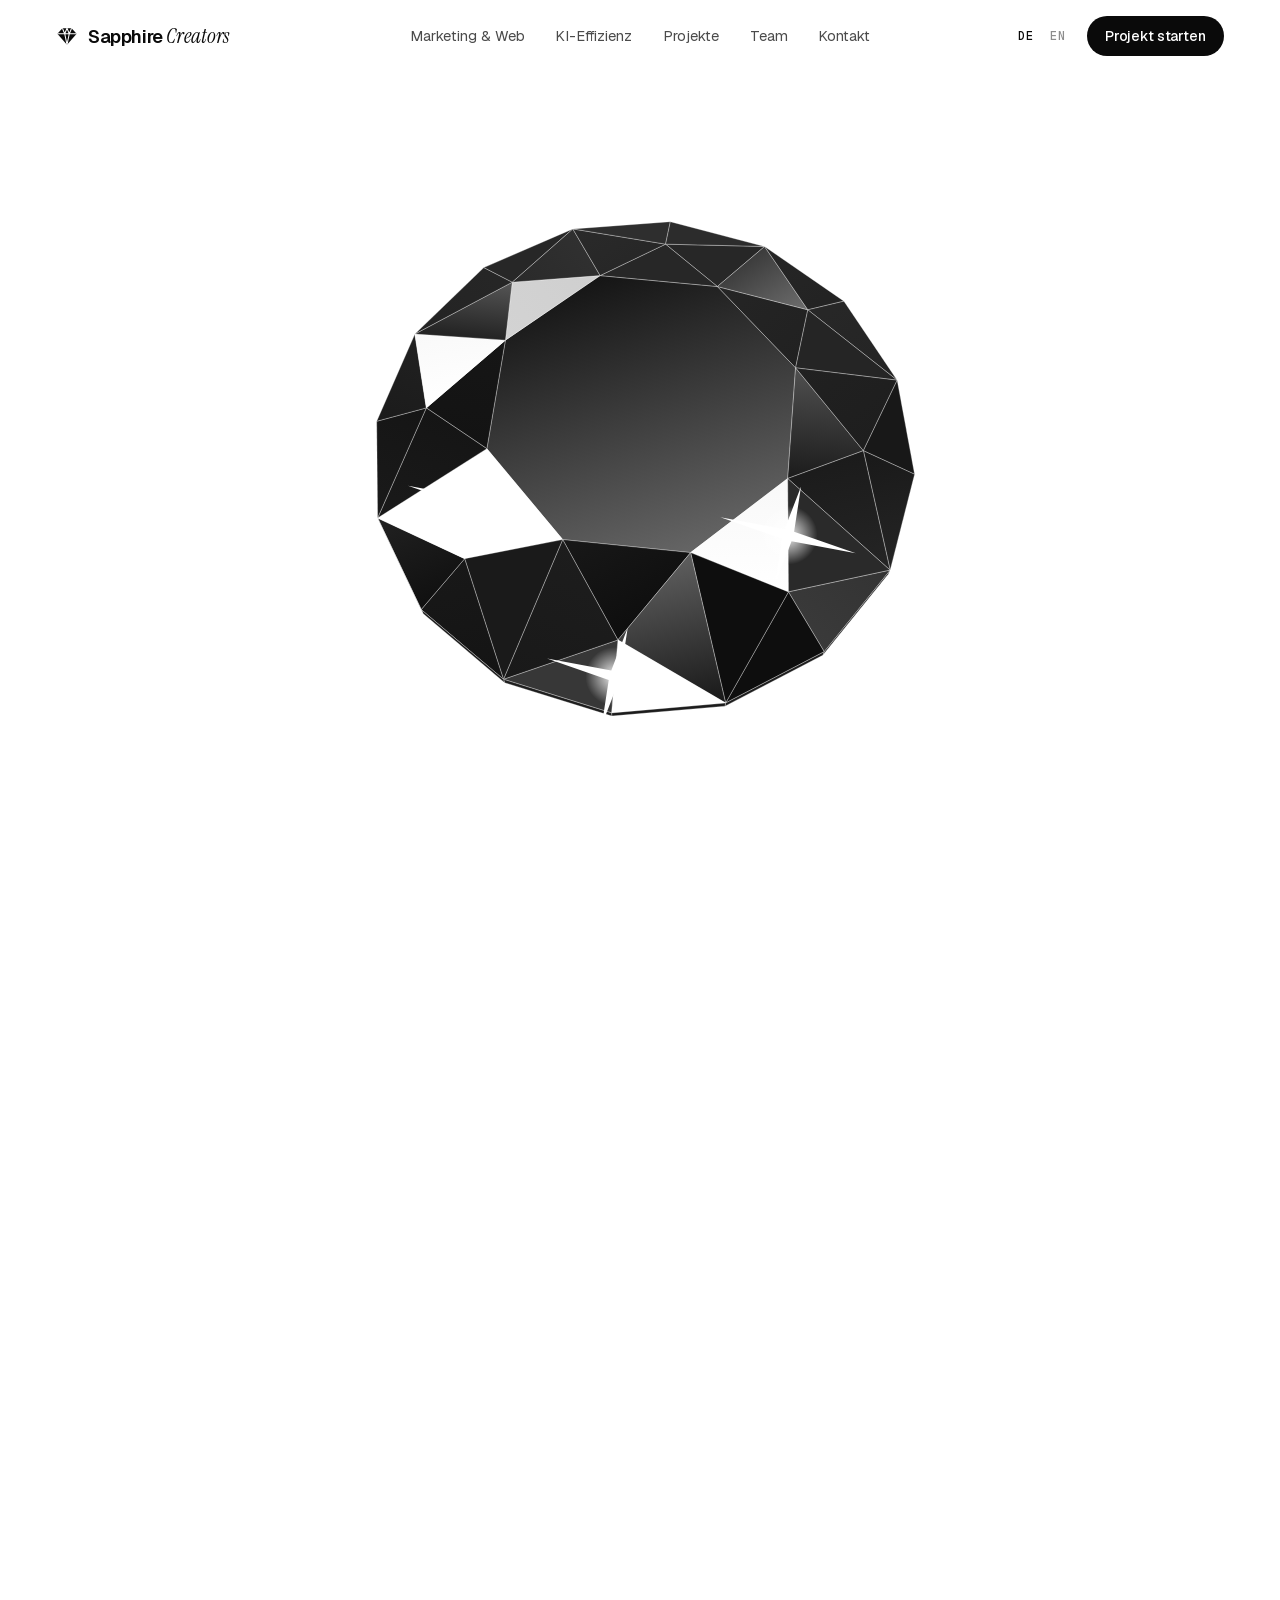
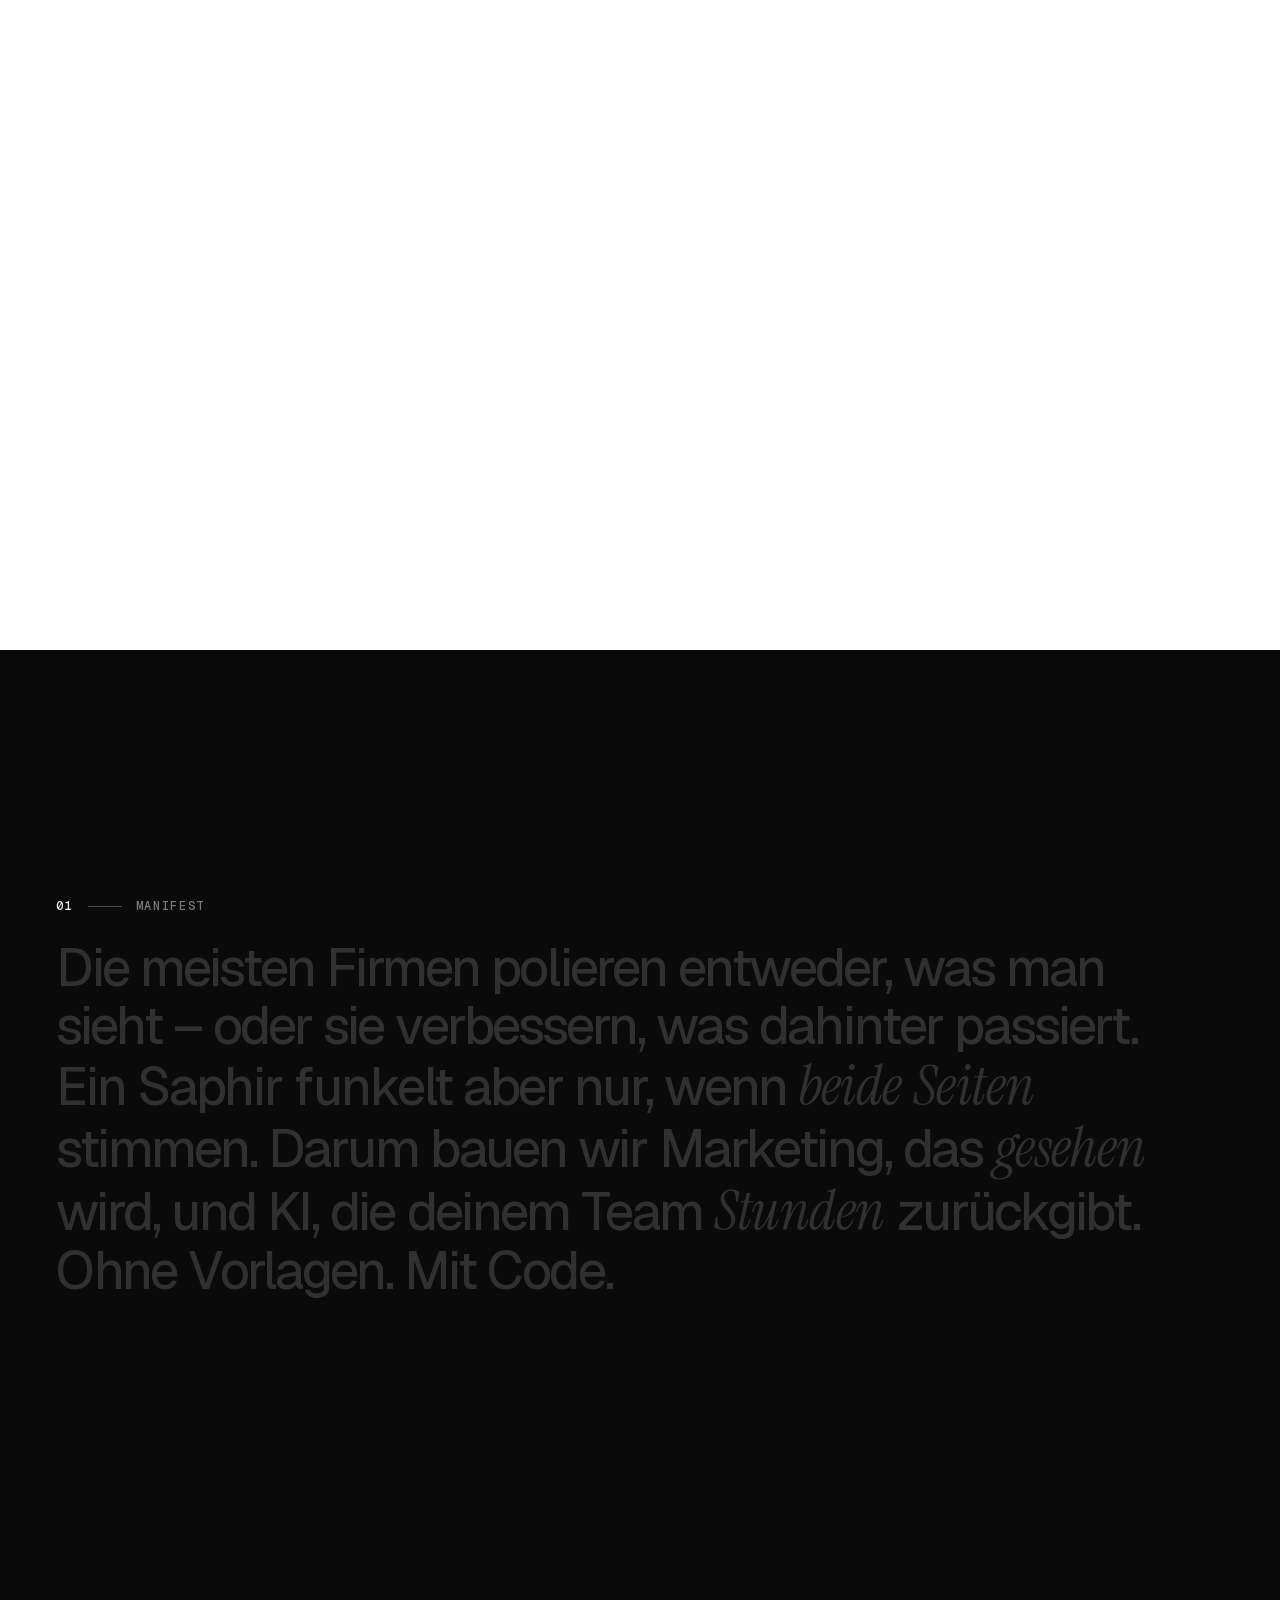
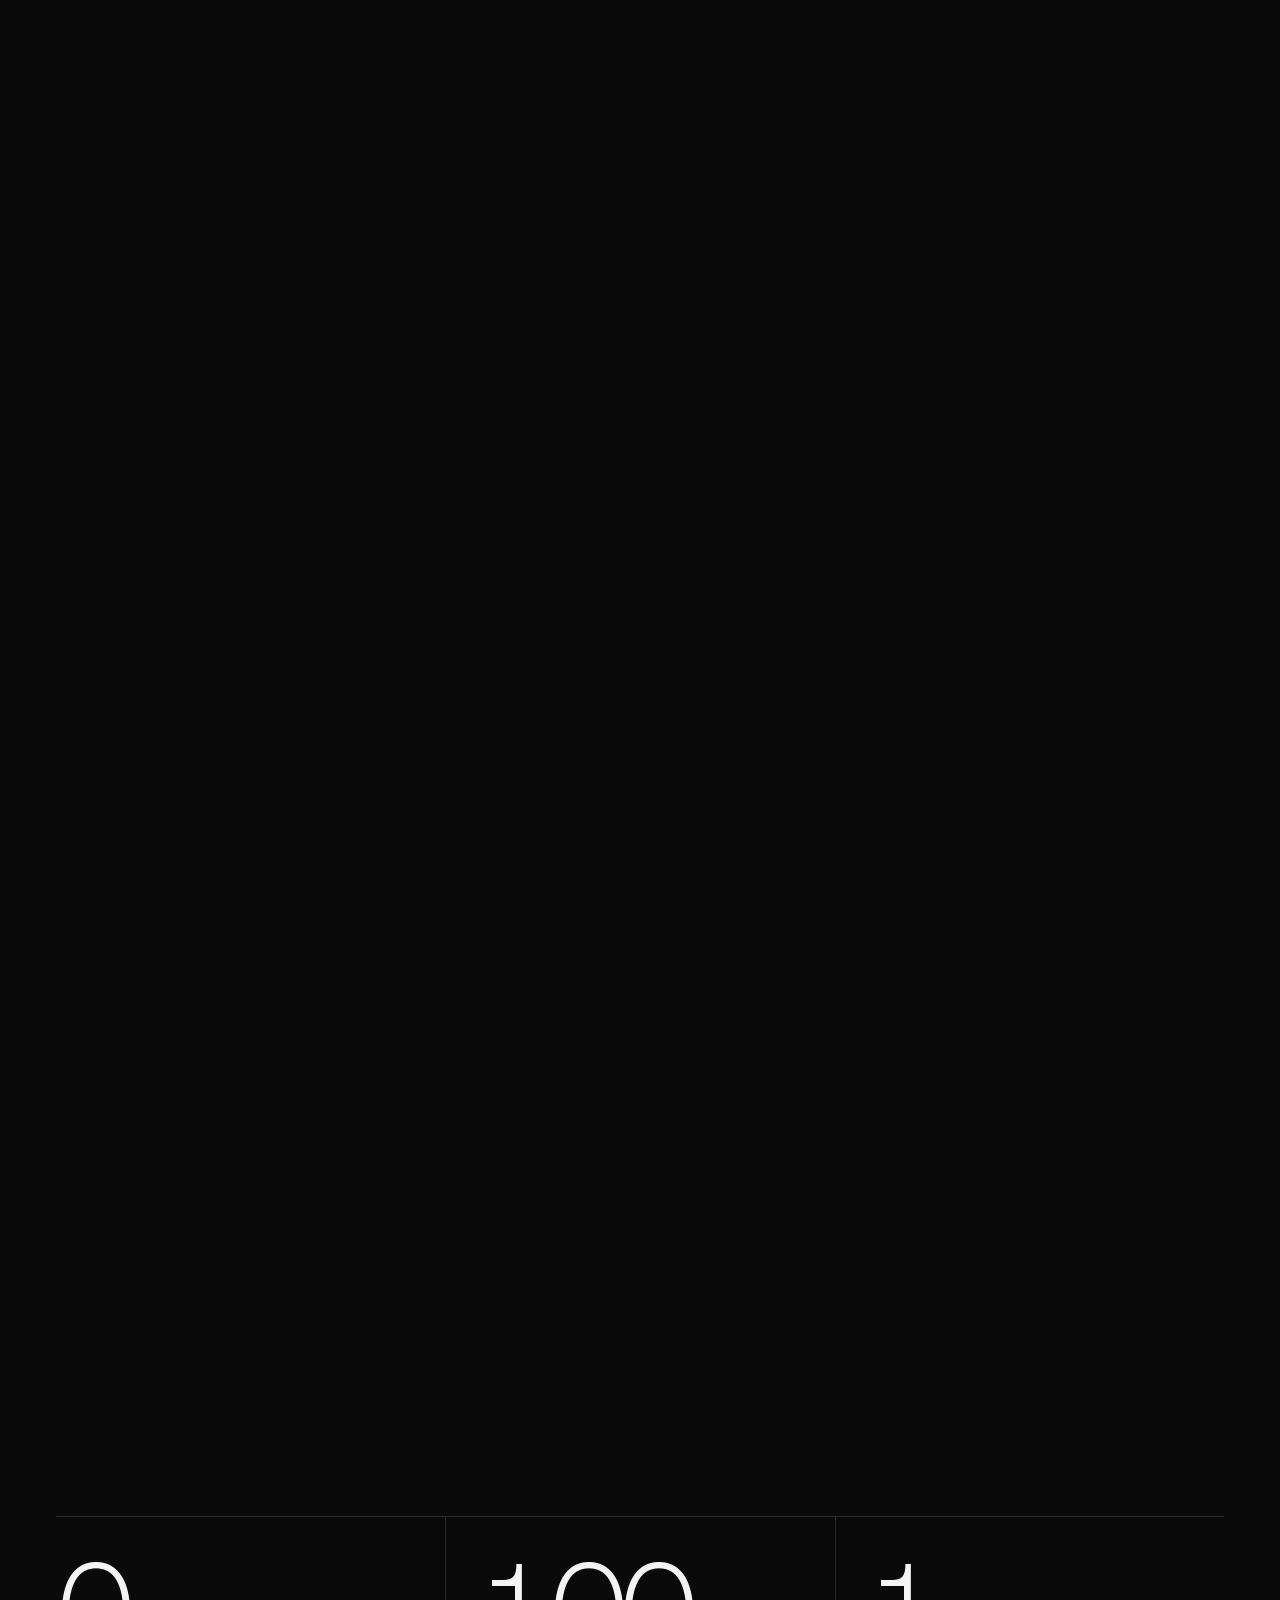
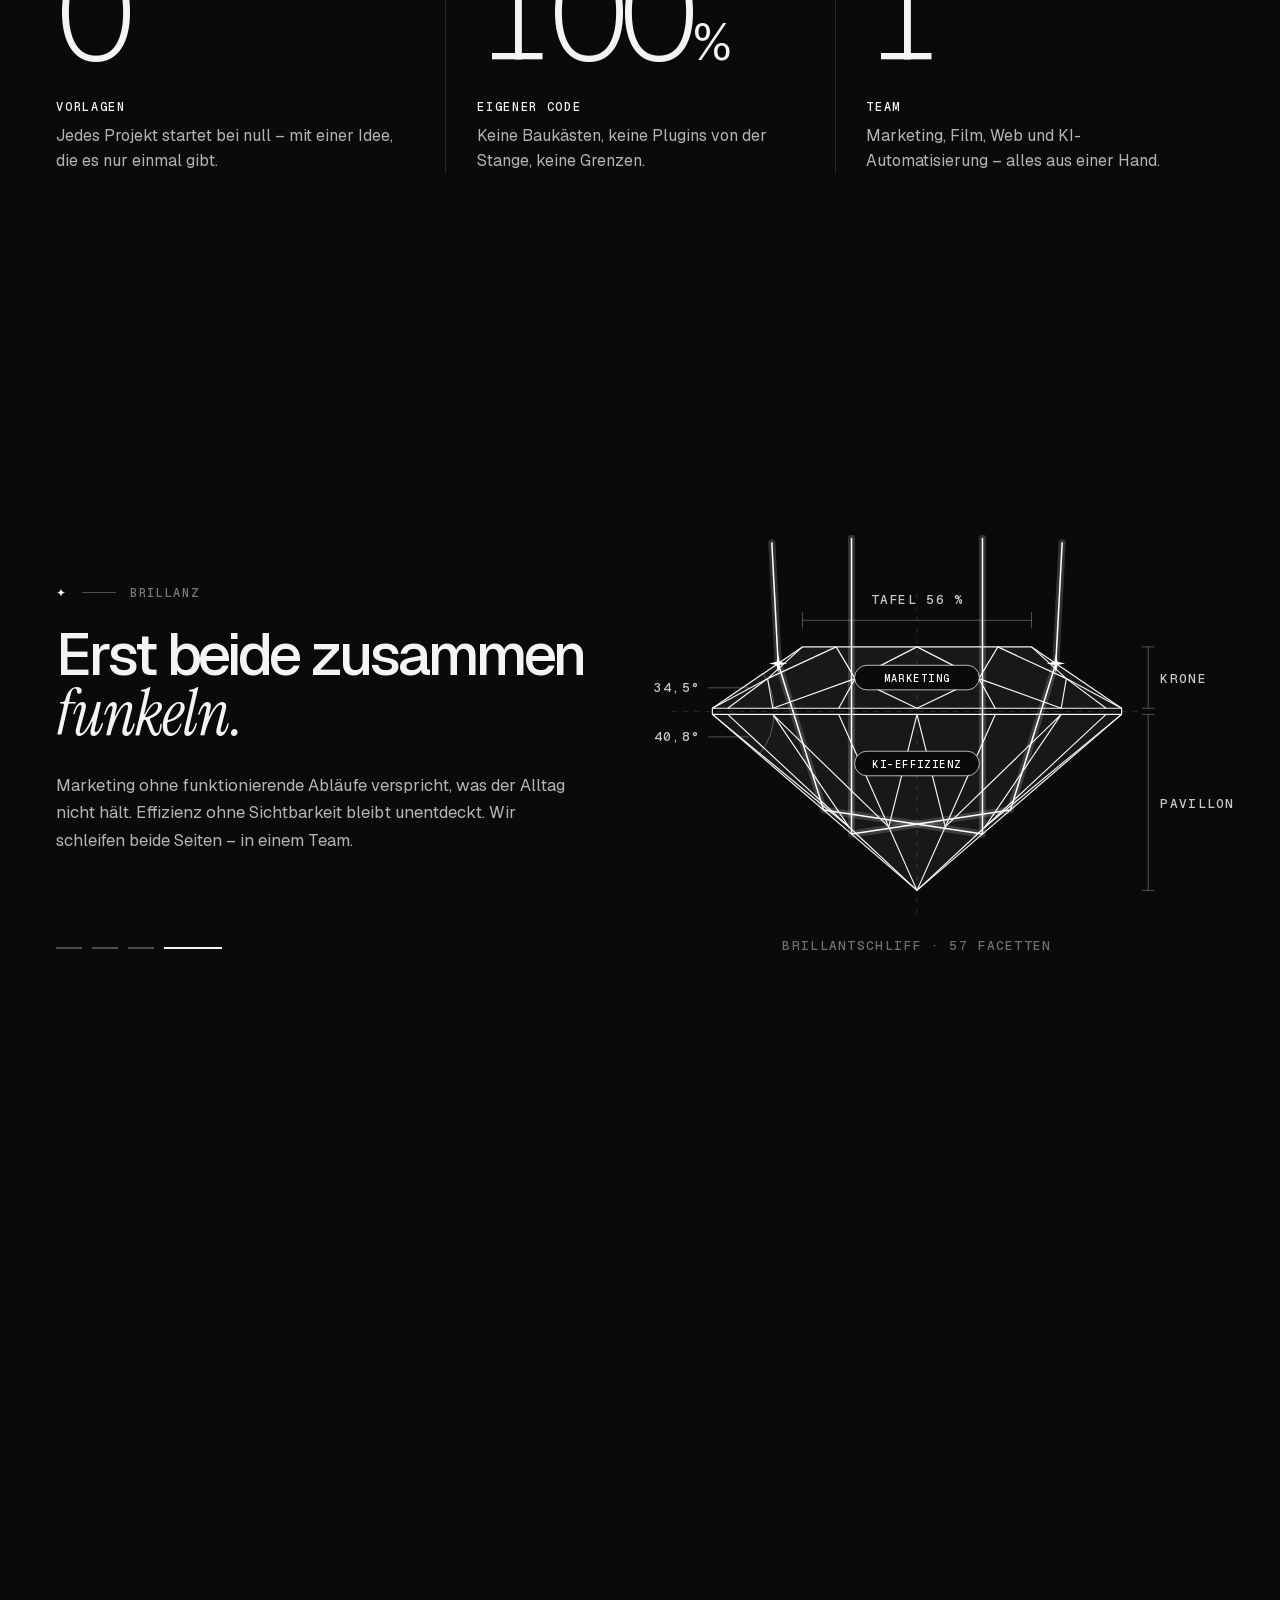
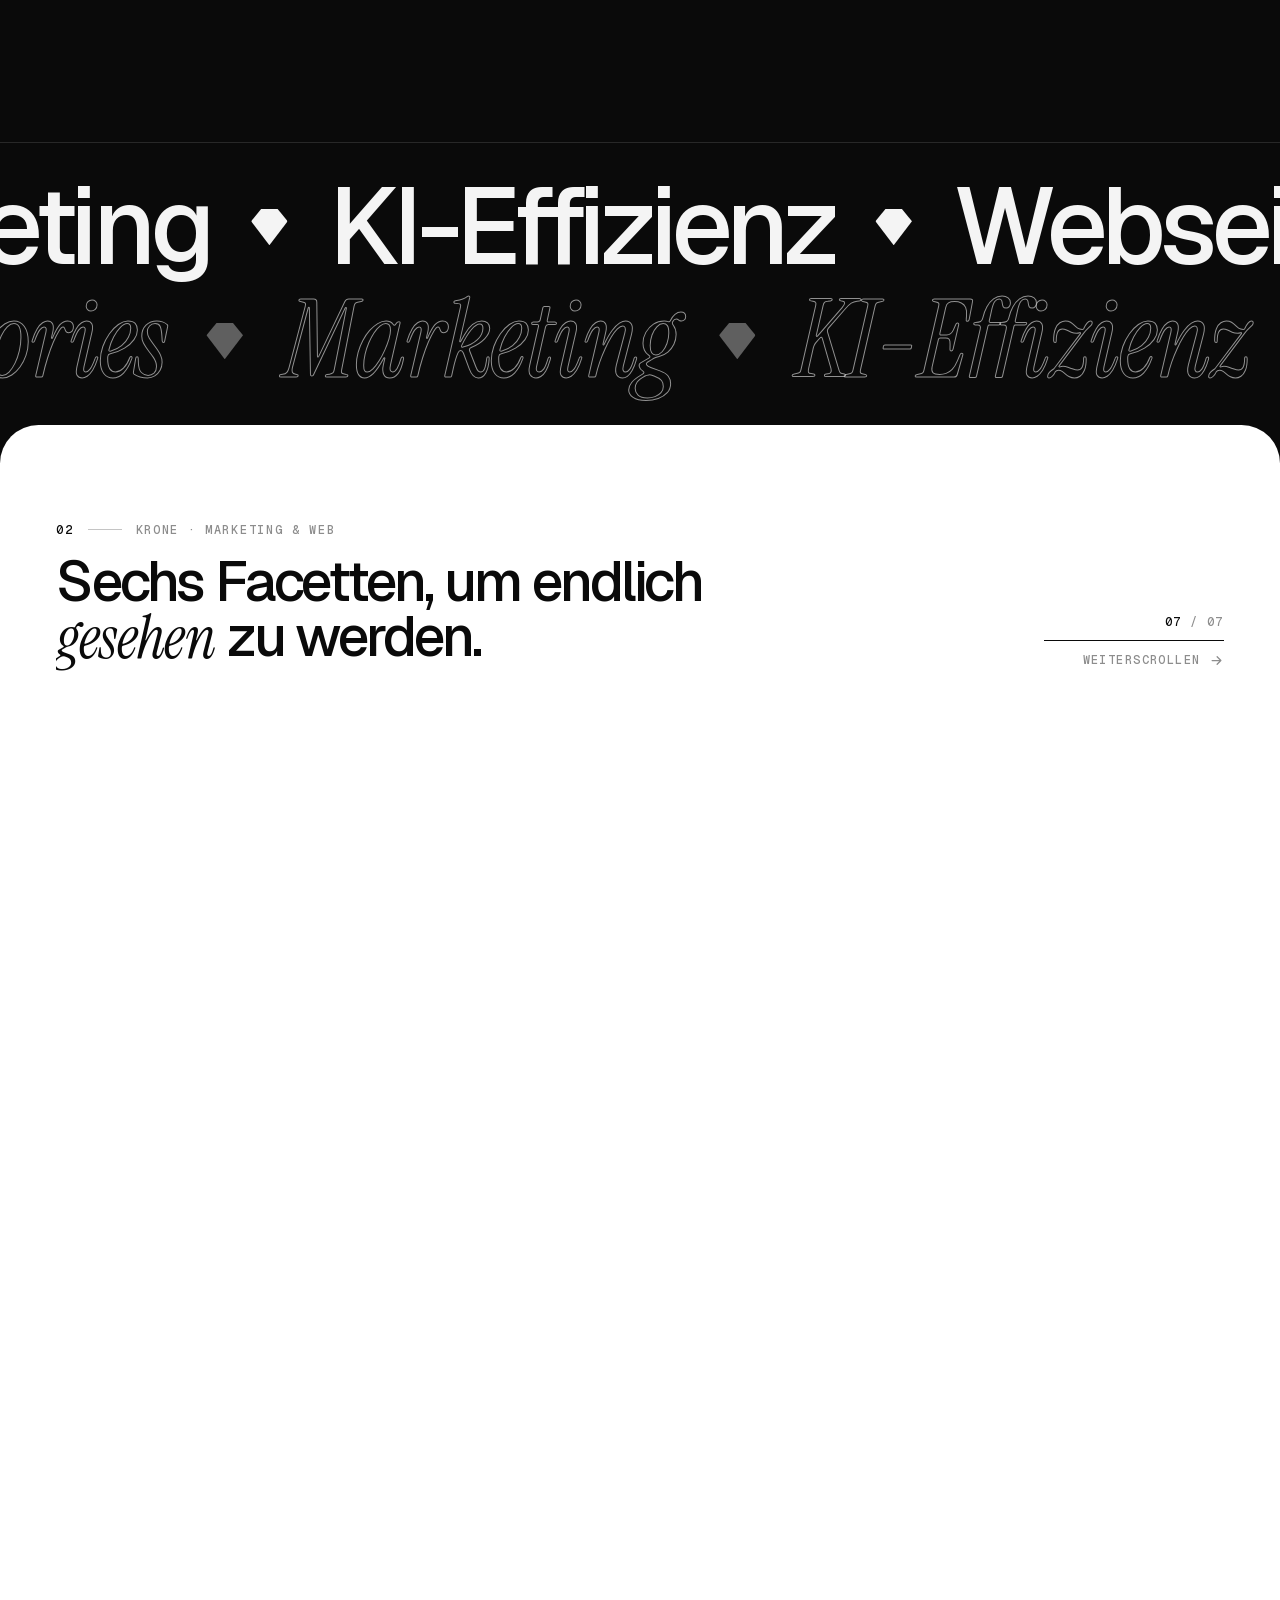
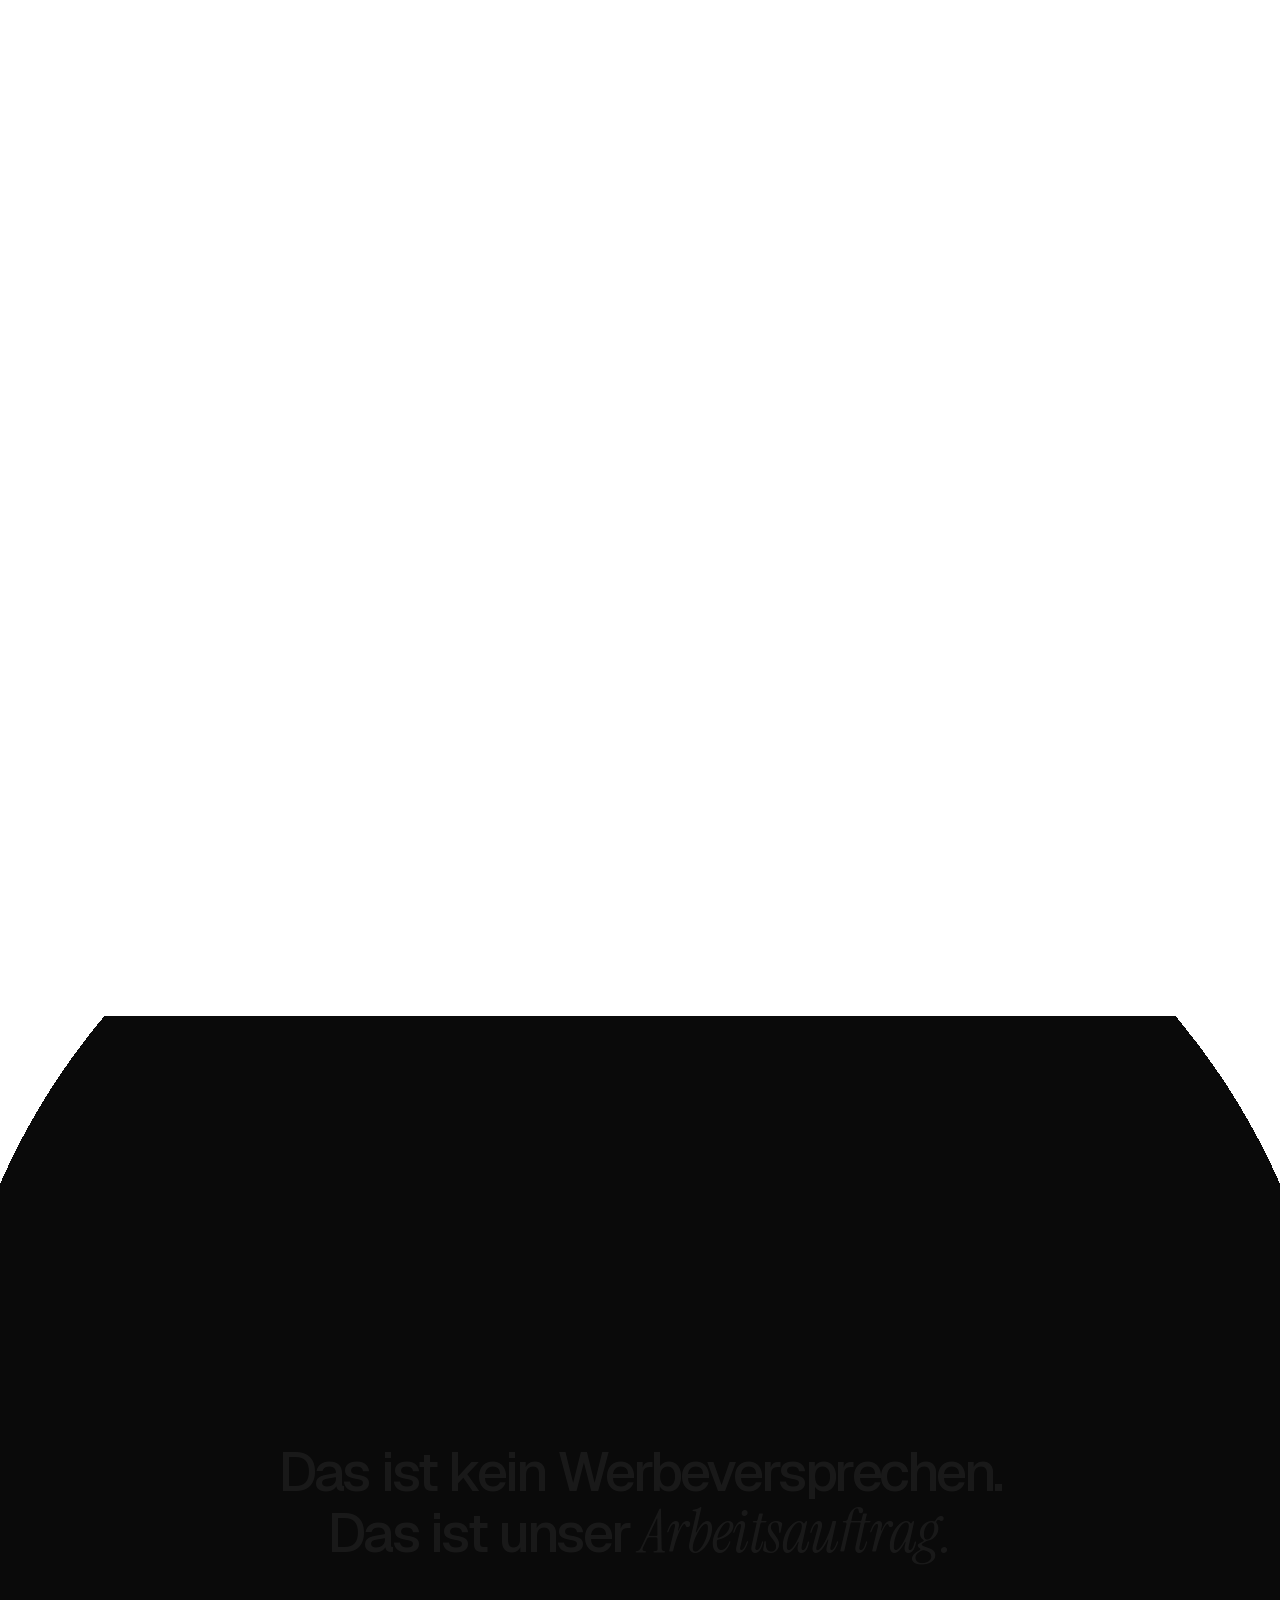
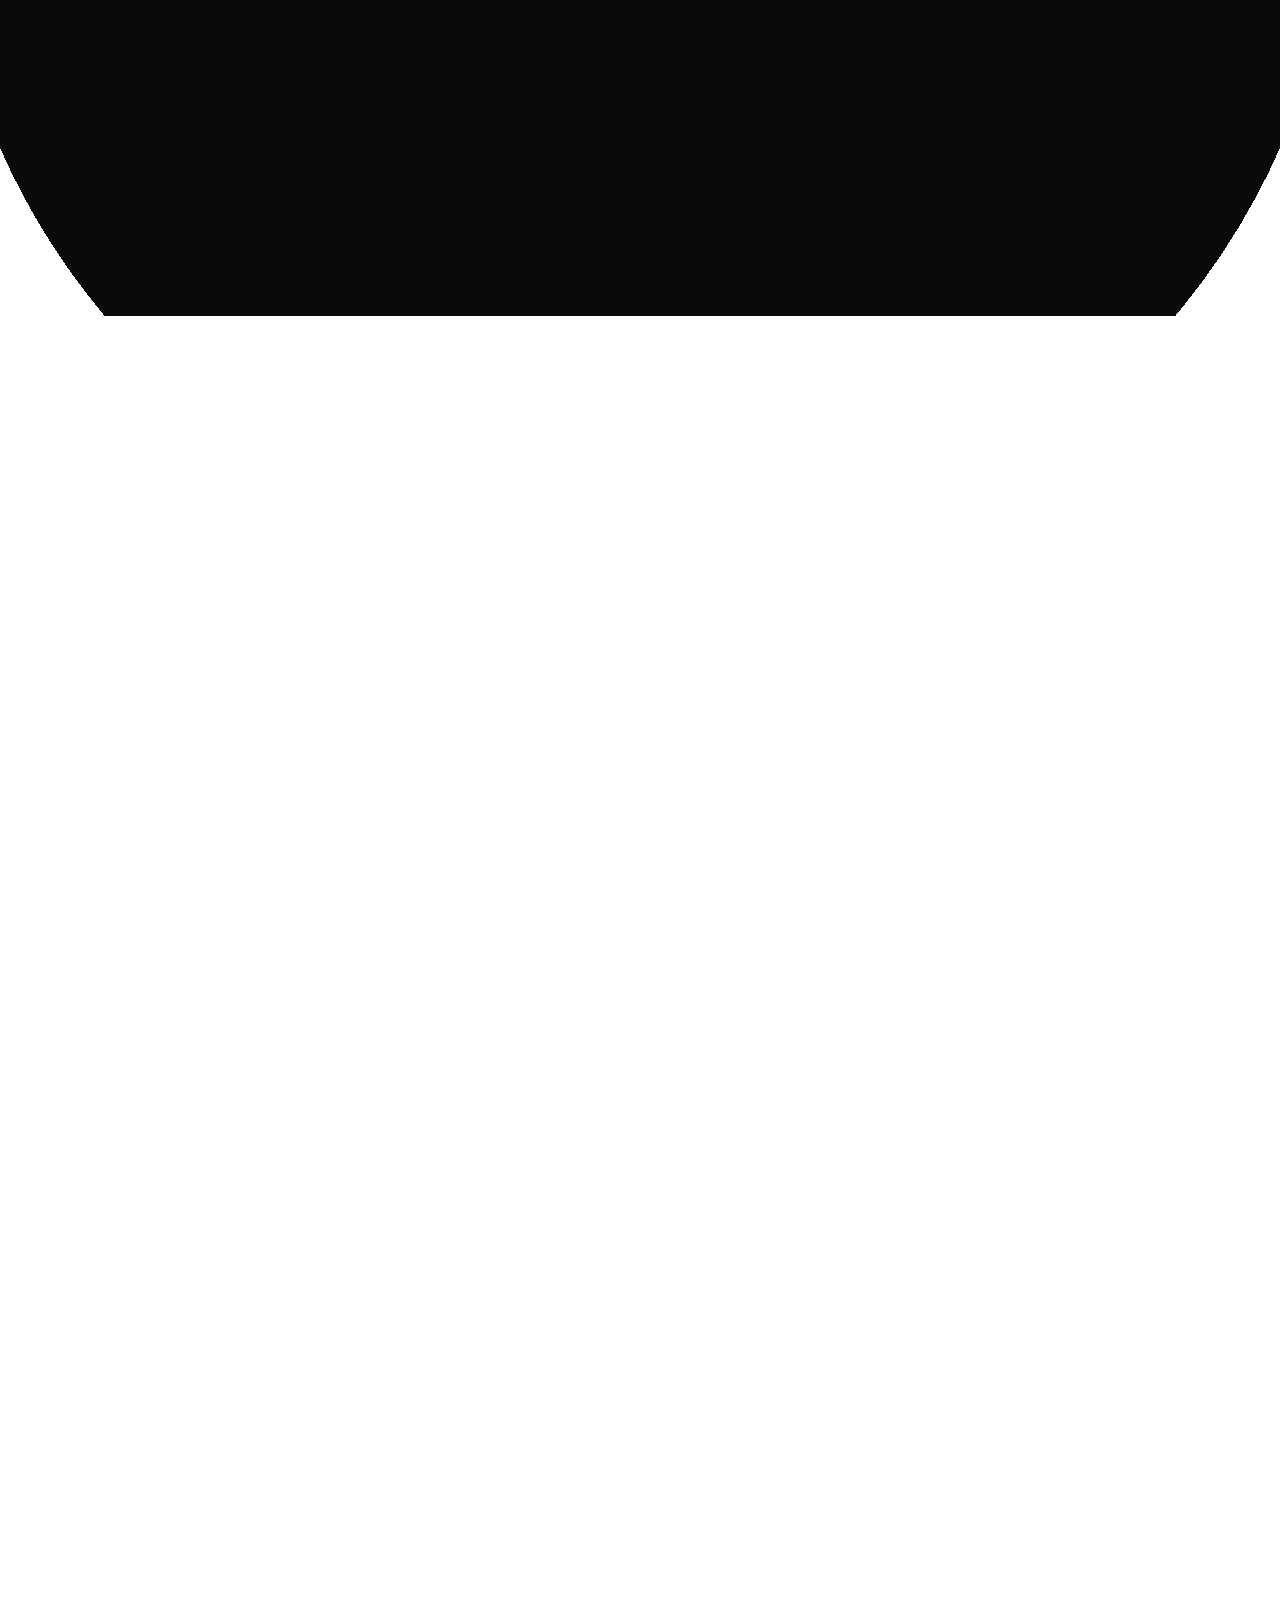
<file: docs/index.html>
<!doctype html>
<html lang="de">
<head>
<meta charset="utf-8">
<meta name="viewport" content="width=device-width, initial-scale=1, viewport-fit=cover">
<title>Sapphire Creators – Marketing, Webdesign und KI-Effizienz</title>
<meta name="description" content="Sapphire Creators ist ein Team aus Entwicklern. Nach außen bauen wir Marketing, Webseiten und Filme, die man nicht vergisst. Nach innen KI-Werkzeuge, die deinem Team Routinearbeit abnehmen.">
<meta name="theme-color" content="#ffffff">
<link rel="canonical" href="https://mzollercreations.github.io/">
<link rel="alternate" hreflang="de" href="https://mzollercreations.github.io/">
<link rel="alternate" hreflang="en" href="https://mzollercreations.github.io/en/">
<link rel="alternate" hreflang="x-default" href="https://mzollercreations.github.io/">
<meta property="og:type" content="website">
<meta property="og:site_name" content="Sapphire Creators">
<meta property="og:title" content="Sapphire Creators – Marketing, Webdesign und KI-Effizienz">
<meta property="og:description" content="Sapphire Creators ist ein Team aus Entwicklern. Nach außen bauen wir Marketing, Webseiten und Filme, die man nicht vergisst. Nach innen KI-Werkzeuge, die deinem Team Routinearbeit abnehmen.">
<meta property="og:url" content="https://mzollercreations.github.io/">
<meta property="og:image" content="https://mzollercreations.github.io/assets/img/og-de.png">
<meta property="og:locale" content="de_DE">
<meta name="twitter:card" content="summary_large_image">
<link rel="icon" href="assets/img/favicon.svg" type="image/svg+xml">
<link rel="preload" href="assets/fonts/geist-latin.woff2" as="font" type="font/woff2" crossorigin>
<link rel="preload" href="assets/fonts/instrumentserif-italic-latin.woff2" as="font" type="font/woff2" crossorigin>
<link rel="stylesheet" href="assets/css/style.css?v=a6fcc54a">
<script>document.documentElement.classList.add('js')</script>
</head>
<body>
<a class="skip" href="#main">Zum Inhalt springen</a>

<svg class="defs" aria-hidden="true" focusable="false">
  <symbol id="mark" viewBox="0 0 24 24"><path style="fill:currentColor" d="M7 3.5h10l5.5 6L12 21.5 1.5 9.5z"/><path style="fill:none;stroke:var(--bg,#fff);stroke-width:1.1;stroke-linejoin:round" d="M1.5 9.5h21M7 3.5l2.5 6 2.5-6 2.5 6 2.5-6M9.5 9.5 12 21.5l2.5-12"/></symbol>
  <symbol id="arr" viewBox="0 0 24 24"><path d="M5 12h14M13 6l6 6-6 6"/></symbol>
  <symbol id="arr-down" viewBox="0 0 24 24"><path d="M12 5v14M6 13l6 6 6-6"/></symbol>
  <symbol id="arr-out" viewBox="0 0 24 24"><path d="M7 17 17 7M9 7h8v8"/></symbol>
</svg>

<header class="nav" id="nav">
  <a class="brand" href="#top" aria-label="Sapphire Creators">
    <svg class="mark" aria-hidden="true"><use href="#mark"/></svg><span class="wm">Sapphire <em>Creators</em></span>
  </a>
  <nav class="nav-links" aria-label="Menü">
    <a href="#services">Marketing & Web</a>
    <a href="ki-effizienz/">KI-Effizienz</a>
    <a href="projekte/">Projekte</a>
    <a href="#team">Team</a>
    <a href="#contact">Kontakt</a>
  </nav>
  <div class="nav-right">
    <div class="lang">
      <a href="./" hreflang="de" lang="de" aria-current="page">DE</a><a href="en/" hreflang="en" lang="en">EN</a>
    </div>
    <a class="btn btn-solid btn-small" href="#contact"><span>Projekt starten</span></a>
    <button class="burger" type="button" aria-expanded="false" aria-controls="menu">
      <span class="sr" data-open="Menü" data-close="Schließen">Menü</span><i></i><i></i>
    </button>
  </div>
  <div class="progress" aria-hidden="true"><i></i></div>
</header>

<div class="menu" id="menu" hidden>
  <nav class="menu-links" aria-label="Menü">
    <a href="#services"><i>01</i>Marketing & Web</a>
    <a href="ki-effizienz/"><i>02</i>KI-Effizienz</a>
    <a href="projekte/"><i>03</i>Projekte</a>
    <a href="#team"><i>04</i>Team</a>
    <a href="#process"><i>05</i>Prozess</a>
    <a href="#contact"><i>06</i>Kontakt</a>
  </nav>
  <div class="menu-foot">
    <div class="lang"><a href="./" hreflang="de" lang="de" aria-current="page">DE</a><a href="en/" hreflang="en" lang="en">EN</a></div>
    <a href="https://github.com/mzollercreations" target="_blank" rel="noopener">GitHub ↗</a>
  </div>
</div>

<div class="loader" aria-hidden="true">
  <svg class="loader-mark" viewBox="0 0 24 24"><path d="M7 3.5h10l5.5 6L12 21.5 1.5 9.5zM1.5 9.5h21M7 3.5l2.5 6 2.5-6 2.5 6 2.5-6M9.5 9.5 12 21.5l2.5-12" pathLength="1"/></svg>
  <div class="loader-word"><b><span style="--i:0">S</span><span style="--i:1">a</span><span style="--i:2">p</span><span style="--i:3">p</span><span style="--i:4">h</span><span style="--i:5">i</span><span style="--i:6">r</span><span style="--i:7">e</span></b> <em><span style="--i:8">C</span><span style="--i:9">r</span><span style="--i:10">e</span><span style="--i:11">a</span><span style="--i:12">t</span><span style="--i:13">o</span><span style="--i:14">r</span><span style="--i:15">s</span></em></div>
</div>

<main id="main">

<!-- ============ HERO: the stone, then into it ============ -->
<section class="hero" id="top">
  <div class="hero-stage">
    <div class="hero-void" aria-hidden="true"></div>
    <canvas class="gem-canvas" id="gem-hero" aria-hidden="true"></canvas>
    <div class="wrap hero-grid">
      <div class="hero-copy">
        <p class="eyebrow"><svg class="mark" aria-hidden="true"><use href="#mark"/></svg>Studio für Marketing, Web & KI</p>
        <h1 class="hero-title">
          <span class="line"><span class="line-in" style="--d:0">Nach außen</span></span>
          <span class="line"><span class="line-in" style="--d:.08"><em>brillant.</em></span></span>
          <span class="line"><span class="line-in" style="--d:.16">Nach innen</span></span>
          <span class="line"><span class="line-in" style="--d:.24"><em>effizient.</em></span></span>
        </h1>
        <p class="hero-sub">Wir sind ein Team aus Entwicklern. Für deine Kunden bauen wir Marketing und Webseiten, die man nicht vergisst. Für dein Team bauen wir KI-Werkzeuge, die Routinearbeit erledigen – von der Angebotsmail bis zum Schaltplan.</p>
        <div class="hero-ctas">
          <a class="btn btn-solid" href="#contact"><span>Projekt starten</span><svg class="arr" aria-hidden="true"><use href="#arr"/></svg></a>
          <a class="btn btn-line" href="#sides"><span>Was wir bauen</span><svg class="arr" aria-hidden="true"><use href="#arr-down"/></svg></a>
        </div>
      </div>
      <div class="gem-slot" id="hero-slot" aria-hidden="true">
        <span class="spec spec-a">Krone · Marketing</span>
        <span class="spec spec-b">Pavillon · KI-Effizienz</span>
        <span class="drag-hint">Ziehen zum Drehen</span>
      </div>
    </div>
    <div class="wrap hero-meta">
      <span>Gegründet 2026</span>
      <span class="scroll-cue"><i></i>Scrollen</span>
      <span>Marketing · Web · KI</span>
    </div>
  </div>
</section>

<!-- ============ MANIFEST (inside the stone) ============ -->
<section class="manifest dark" id="manifest" data-dark>
  <div class="sticky">
    <div class="wrap">
      <p class="label"><i>01</i>Manifest</p>
      <p class="manifest-text">Die meisten Firmen polieren entweder, was man sieht – oder sie verbessern, was dahinter passiert. Ein Saphir funkelt aber nur, wenn <em>beide Seiten</em> stimmen. Darum bauen wir Marketing, das <em>gesehen</em> wird, und KI, die deinem Team <em>Stunden</em> zurückgibt. Ohne Vorlagen. Mit Code.</p>
    </div>
  </div>
</section>

<!-- ============ STATS ============ -->
<section class="stats dark" data-dark aria-label="Sapphire Creators">
  <div class="wrap stats-grid">
    <div class="stat" data-reveal>
      <div class="stat-num"><span data-count-from="99" data-count-to="0">0</span></div>
      <h3>Vorlagen</h3>
      <p>Jedes Projekt startet bei null – mit einer Idee, die es nur einmal gibt.</p>
    </div>
    <div class="stat" data-reveal style="--d:120">
      <div class="stat-num"><span data-count-from="0" data-count-to="100">100</span><small>%</small></div>
      <h3>eigener Code</h3>
      <p>Keine Baukästen, keine Plugins von der Stange, keine Grenzen.</p>
    </div>
    <div class="stat" data-reveal style="--d:240">
      <div class="stat-num"><span data-count-from="9" data-count-to="1">1</span></div>
      <h3>Team</h3>
      <p>Marketing, Film, Web und KI-Automatisierung – alles aus einer Hand.</p>
    </div>
  </div>
</section>

<!-- ============ TWO SIDES: crown = marketing, pavilion = AI efficiency ============ -->
<section class="facets dark" id="sides" data-dark data-steps="4">
  <div class="sticky">
    <div class="wrap facets-grid">
      <div class="facets-copy">
        <div class="fc-steps">
          <div class="fc-step on" data-step="0">
            <p class="label"><i>✦</i>Warum Sapphire</p>
            <h2 class="fc-title">Hart im Anspruch. <em>Klar</em> im Schliff.</h2>
            <p class="fc-text">Saphir gehört nach dem Diamanten zu den härtesten Materialien der Natur. Zum Funkeln bringt ihn erst der Schliff – und ein Brillant hat zwei Seiten, die beide stimmen müssen.</p>
          </div>
          <div class="fc-step" data-step="1">
            <p class="label"><i>Außen</i>Die Krone</p>
            <h2 class="fc-title">Was deine Kunden <em>sehen.</em></h2>
            <p class="fc-text">Durch die Krone fällt das Licht in den Stein – und der erste Blick auf dein Unternehmen. Webseiten, Filme, 3D-Welten und Kampagnen: alles, womit Menschen dich zum ersten Mal erleben.</p>
            <a class="fc-link" href="#services">Marketing & Web <svg class="arr" aria-hidden="true"><use href="#arr-down"/></svg></a>
          </div>
          <div class="fc-step" data-step="2">
            <p class="label"><i>Innen</i>Der Pavillon</p>
            <h2 class="fc-title">Was dein Team <em>spürt.</em></h2>
            <p class="fc-text">Unter der Fassung liegt der Teil, den niemand sieht. Er wirft das Licht zurück – ist er schlecht geschliffen, bleibt der ganze Stein matt. Bei dir sind das Angebote, Pläne, Dokumentation und Daten. Hier baut unsere KI.</p>
            <a class="fc-link" href="#ki">KI-Effizienz <svg class="arr" aria-hidden="true"><use href="#arr-down"/></svg></a>
          </div>
          <div class="fc-step" data-step="3">
            <p class="label"><i>✦</i>Brillanz</p>
            <h2 class="fc-title">Erst beide zusammen <em>funkeln.</em></h2>
            <p class="fc-text">Marketing ohne funktionierende Abläufe verspricht, was der Alltag nicht hält. Effizienz ohne Sichtbarkeit bleibt unentdeckt. Wir schleifen beide Seiten – in einem Team.</p>
          </div>
        </div>
        <div class="fc-dots" aria-hidden="true"><i class="on" data-step="0"></i><i data-step="1"></i><i data-step="2"></i><i data-step="3"></i></div>
      </div>
      <figure class="blueprint facets-bp" data-reveal aria-hidden="true">
        <svg viewBox="0 0 560 400">
          <g class="bp-fills">
            <path class="bp-fill bp-crown" d="M148 82H372L460 142H60Z"/>
            <path class="bp-fill bp-pav" d="M60 148H460L260 320Z"/>
          </g>
          <g class="bp-dim">
            <path d="M148 56h224M148 48v16M372 48v16"/>
            <path d="M486 82v60M480 82h12M480 142h12"/>
            <path d="M486 148v172M480 148h12M480 320h12"/>
            <path d="M120 142A60 60 0 0 0 109.6 108.2M120 148A60 60 0 0 1 105.5 187.1M56 122h40M56 170h40"/>
            <path class="bp-axis" d="M260 30v318M20 145h460"/>
          </g>
          <g class="bp-cut">
            <g class="bp-c">
              <path pathLength="1" d="M148 82H372L460 142H60L148 82"/>
              <path pathLength="1" d="M372 82L406 113L339 82L320.5 113L260 82L199.5 113L181 82L114 113L148 82"/>
              <path pathLength="1" d="M460 142L406 113L401 142L320.5 113L260 142L199.5 113L119 142L114 113L60 142"/>
              <path pathLength="1" d="M406 113L444.8 142M320.5 113L336.5 142M199.5 113L183.5 142M114 113L75 142"/>
            </g>
            <g class="bp-p">
              <path pathLength="1" d="M60 148H460L260 320L60 148"/>
              <path pathLength="1" d="M60 142V148M460 142V148"/>
              <path pathLength="1" d="M460 148L326.5 258L401 148L287.6 258L260 148L232.4 258L119 148L193.5 258L60 148"/>
              <path pathLength="1" d="M444.8 148L326.5 258M336.5 148L287.6 258M183.5 148L232.4 258M75 148L193.5 258"/>
              <path pathLength="1" d="M326.5 258L260 320L287.6 258M232.4 258L260 320L193.5 258"/>
            </g>
          </g>
          <g class="bp-rays"><path class="ray-glow" pathLength="1" d="M196.0 -24.0L196.0 82.0L196.0 265.0L351.3 241.4L395.7 98.2L401.9 -19.7"/><path class="ray" pathLength="1" d="M196.0 -24.0L196.0 82.0L196.0 265.0L351.3 241.4L395.7 98.2L401.9 -19.7"/><path class="ray-spark" d="M395.7 89.2l1.6 7.4 7.4 1.6-7.4 1.6-1.6 7.4-1.6-7.4-7.4-1.6 7.4-1.6z"/><path class="ray-glow" pathLength="1" d="M324.0 -24.0L324.0 82.0L324.0 265.0L168.7 241.4L124.3 98.2L118.1 -19.7"/><path class="ray" pathLength="1" d="M324.0 -24.0L324.0 82.0L324.0 265.0L168.7 241.4L124.3 98.2L118.1 -19.7"/><path class="ray-spark" d="M124.3 89.2l1.6 7.4 7.4 1.6-7.4 1.6-1.6 7.4-1.6-7.4-7.4-1.6 7.4-1.6z"/></g>
          <g class="bp-text">
            <text x="260" y="40" text-anchor="middle">Tafel 56 %</text>
            <text x="498" y="117">Krone</text>
            <text x="498" y="239">Pavillon</text>
            <text x="48" y="126" text-anchor="end">34,5°</text>
            <text x="48" y="174" text-anchor="end">40,8°</text>
            <text x="260" y="378" text-anchor="middle" class="bp-faint">Brillantschliff · 57 Facetten</text>
          </g>
          <g class="bp-tag bp-tag-c"><rect x="199" y="100" width="122" height="24" rx="12"/><text x="260" y="116" text-anchor="middle">Marketing</text></g>
          <g class="bp-tag bp-tag-p"><rect x="199" y="184" width="122" height="24" rx="12"/><text x="260" y="200" text-anchor="middle">KI-Effizienz</text></g>
        </svg>
      </figure>
    </div>
  </div>
</section>

<!-- ============ MARQUEE ============ -->
<div class="marquee dark" data-dark aria-hidden="true">
  <div class="mq-row" data-dir="-1"><div class="mq-track"><span class="mq-item">Marketing</span><i class="mq-gem"></i><span class="mq-item">KI-Effizienz</span><i class="mq-gem"></i><span class="mq-item">Webseiten</span><i class="mq-gem"></i><span class="mq-item">Automatisierung</span><i class="mq-gem"></i><span class="mq-item">3D-Welten</span><i class="mq-gem"></i><span class="mq-item">Filme</span><i class="mq-gem"></i><span class="mq-item">Dokumentation</span><i class="mq-gem"></i><span class="mq-item">Scroll-Stories</span><i class="mq-gem"></i><span class="mq-item">Marketing</span><i class="mq-gem"></i><span class="mq-item">KI-Effizienz</span><i class="mq-gem"></i><span class="mq-item">Webseiten</span><i class="mq-gem"></i><span class="mq-item">Automatisierung</span><i class="mq-gem"></i><span class="mq-item">3D-Welten</span><i class="mq-gem"></i><span class="mq-item">Filme</span><i class="mq-gem"></i><span class="mq-item">Dokumentation</span><i class="mq-gem"></i><span class="mq-item">Scroll-Stories</span><i class="mq-gem"></i></div></div>
  <div class="mq-row mq-italic" data-dir="1"><div class="mq-track"><span class="mq-item">Marketing</span><i class="mq-gem"></i><span class="mq-item">KI-Effizienz</span><i class="mq-gem"></i><span class="mq-item">Webseiten</span><i class="mq-gem"></i><span class="mq-item">Automatisierung</span><i class="mq-gem"></i><span class="mq-item">3D-Welten</span><i class="mq-gem"></i><span class="mq-item">Filme</span><i class="mq-gem"></i><span class="mq-item">Dokumentation</span><i class="mq-gem"></i><span class="mq-item">Scroll-Stories</span><i class="mq-gem"></i><span class="mq-item">Marketing</span><i class="mq-gem"></i><span class="mq-item">KI-Effizienz</span><i class="mq-gem"></i><span class="mq-item">Webseiten</span><i class="mq-gem"></i><span class="mq-item">Automatisierung</span><i class="mq-gem"></i><span class="mq-item">3D-Welten</span><i class="mq-gem"></i><span class="mq-item">Filme</span><i class="mq-gem"></i><span class="mq-item">Dokumentation</span><i class="mq-gem"></i><span class="mq-item">Scroll-Stories</span><i class="mq-gem"></i></div></div>
</div>

<!-- ============ SERVICES (horizontal) ============ -->
<section class="services sheet" id="services">
  <div class="sticky">
    <div class="wrap services-head">
      <div>
        <p class="label"><i>02</i>Krone · Marketing & Web</p>
        <h2 class="h2" data-split>Sechs Facetten, um endlich <em>gesehen</em> zu werden.</h2>
      </div>
      <div class="sp">
        <span class="sp-count"><b>01</b> / 07</span>
        <span class="sp-bar"><i></i></span>
        <span class="sp-hint">Weiterscrollen <svg class="arr" aria-hidden="true"><use href="#arr"/></svg></span>
      </div>
    </div>
    <div class="track-wrap">
      <div class="track">

        <article class="card">
          <div class="card-top"><span class="card-num">01</span><span class="card-tag">WebGL · Three.js</span></div>
          <div class="card-vis vis-cube" aria-hidden="true">
            <div class="floor"></div>
            <div class="scene3d"><div class="cube"><i class="f1"></i><i class="f2"></i><i class="f3"></i><i class="f4"></i><i class="f5"></i><i class="f6"></i></div></div>
          </div>
          <h3>Interaktive 3D-Welten</h3>
          <p>Begehbare Showrooms und Produktwelten direkt im Browser. Ohne App, ohne Download – Link öffnen und eintauchen.</p>
        </article>

        <article class="card">
          <div class="card-top"><span class="card-num">02</span><span class="card-tag">Blender · Cycles · Sound</span></div>
          <div class="card-vis vis-film" aria-hidden="true">
            <div class="film-screen"><span class="rec"><b></b>REC</span><span class="tc" data-timecode>00:00:00:00</span><span class="play"></span></div>
            <div class="film-wave"><i style="--d:0.39s;--s:0.36"></i><i style="--d:0.78s;--s:0.30"></i><i style="--d:0.64s;--s:0.52"></i><i style="--d:0.07s;--s:0.63"></i><i style="--d:0.04s;--s:0.58"></i><i style="--d:0.08s;--s:0.32"></i><i style="--d:0.51s;--s:0.87"></i><i style="--d:0.15s;--s:0.42"></i><i style="--d:0.75s;--s:0.96"></i><i style="--d:0.69s;--s:0.55"></i><i style="--d:1.17s;--s:0.28"></i><i style="--d:1.03s;--s:0.47"></i><i style="--d:0.17s;--s:0.34"></i><i style="--d:0.37s;--s:0.86"></i><i style="--d:0.22s;--s:0.69"></i><i style="--d:0.77s;--s:0.53"></i><i style="--d:0.66s;--s:0.30"></i><i style="--d:0.07s;--s:0.40"></i><i style="--d:0.82s;--s:0.57"></i><i style="--d:0.38s;--s:0.69"></i><i style="--d:0.54s;--s:0.47"></i><i style="--d:0.95s;--s:0.77"></i><i style="--d:0.29s;--s:0.68"></i><i style="--d:0.63s;--s:0.91"></i><i style="--d:0.88s;--s:0.47"></i><i style="--d:1.18s;--s:0.34"></i><i style="--d:0.50s;--s:0.82"></i><i style="--d:0.18s;--s:0.62"></i><i style="--d:0.05s;--s:0.75"></i><i style="--d:0.92s;--s:0.68"></i><i style="--d:1.05s;--s:0.49"></i><i style="--d:0.83s;--s:0.70"></i><i style="--d:0.70s;--s:0.59"></i><i style="--d:1.01s;--s:0.96"></i><i style="--d:0.57s;--s:0.75"></i><i style="--d:0.07s;--s:0.78"></i></div>
          </div>
          <h3>Filme aus Code</h3>
          <p>Launch- und Produktfilme, die gerendert statt gedreht werden: mit echten 3D-Modellen, eigener Musik und Stimme.</p>
        </article>

        <article class="card">
          <div class="card-top"><span class="card-num">03</span><span class="card-tag">Motion · Interaction</span></div>
          <div class="card-vis vis-scroll" aria-hidden="true">
            <div class="phone">
              <div class="phone-feed">
                <div class="pf-block"><div class="pf-hero"></div><i></i><i class="s"></i><div class="pf-row"><b></b><b></b></div><i></i><div class="pf-hero pf-2"></div><i class="s"></i><i></i></div>
                <div class="pf-block"><div class="pf-hero"></div><i></i><i class="s"></i><div class="pf-row"><b></b><b></b></div><i></i><div class="pf-hero pf-2"></div><i class="s"></i><i></i></div>
              </div>
              <div class="phone-bar"><i></i></div>
            </div>
          </div>
          <h3>Scroll-Stories</h3>
          <p>Webseiten, die beim Scrollen eine Geschichte erzählen. So wie diese hier.</p>
        </article>

        <article class="card">
          <div class="card-top"><span class="card-num">04</span><span class="card-tag">LLMs · TTS · Automation</span></div>
          <div class="card-vis vis-ai" aria-hidden="true">
            <div class="ai-slot"><div class="ai-words"><span>Hallo</span><span>Hello</span><span>Bonjour</span><span>Hola</span><span>Ciao</span><span>Hallo</span></div></div>
            <div class="ai-prompt">&gt; generate --lang=all<b></b></div>
          </div>
          <h3>KI-Kampagnen</h3>
          <p>Texte, Bilder und Stimmen in jeder Sprache – generiert, kuratiert und exakt auf deine Marke abgestimmt.</p>
        </article>

        <article class="card">
          <div class="card-top"><span class="card-num">05</span><span class="card-tag">Film · Web · Live</span></div>
          <div class="card-vis vis-event" aria-hidden="true">
            <div class="radar"><i></i><i></i><i></i><b></b></div>
            <div class="ticket"><span>T–</span><strong data-countdown>72:00:00</strong></div>
          </div>
          <h3>Event-Erlebnisse</h3>
          <p>Einladungsfilme, Eventseiten und Countdowns, die Menschen nicht nur informieren, sondern vor Ort bringen.</p>
        </article>

        <article class="card">
          <div class="card-top"><span class="card-num">06</span><span class="card-tag">i18n · Build-Pipelines</span></div>
          <div class="card-vis vis-globe" aria-hidden="true">
            <div class="globe">
              <i style="--r:0deg"></i><i style="--r:30deg"></i><i style="--r:60deg"></i><i style="--r:90deg"></i><i style="--r:120deg"></i><i style="--r:150deg"></i>
              <b style="--y:-.55;--w:83.5%"></b><b style="--y:0;--w:100%"></b><b style="--y:.55;--w:83.5%"></b>
            </div>
            <div class="globe-tags"><span>DE</span><span>EN</span><span>FR</span><span>ES</span></div>
          </div>
          <h3>Plattformen für jeden Markt</h3>
          <p>Eine Quelle, viele Länder: Webseiten, die sich automatisch für jede Sprache und jeden Markt bauen.</p>
        </article>

        <article class="card card-end">
          <div class="card-top"><span class="card-num">07</span><span class="card-tag">∞</span></div>
          <p class="card-end-text">Und alles, wofür es noch keinen Namen gibt.</p>
          <a class="btn btn-light" href="#contact"><span>Projekt starten</span><svg class="arr" aria-hidden="true"><use href="#arr"/></svg></a>
        </article>

      </div>
    </div>
  </div>
</section>

<!-- ============ ZOOM ============ -->
<section class="zoom" aria-label="Noch nie gesehen.">
  <div class="sticky">
    <p class="zoom-big" aria-hidden="true"><span>Noch nie gesehen.</span></p>
    <div class="zoom-disc"><p class="zoom-inner">Das ist kein Werbeversprechen.<br>Das ist unser <em>Arbeitsauftrag.</em></p></div>
  </div>
</section>

<!-- ============ PAVILION: AI that takes work off the team ============ -->
<section class="pav dark" id="ki" data-dark data-steps="6">
  <div class="sticky">
    <div class="wrap pav-grid">
      <div class="pav-copy">
        <p class="label"><i>03</i>Pavillon · KI-Effizienz</p>
        <h2 class="pav-title">KI, die deinem Team <em>Arbeit abnimmt.</em></h2>
        <ol class="pav-list">
          <li class="pav-item on" data-step="0"><span class="pav-num">01</span><div><h3>Technische Unterlagen</h3><p>Schaltpläne, Stücklisten und Programme – erzeugt aus Daten, die es schon gibt: CAD, Beschreibungen, Excel.</p></div></li>
          <li class="pav-item" data-step="1"><span class="pav-num">02</span><div><h3>Angebote & Korrespondenz</h3><p>Aus einer Anfrage wird ein Angebotsentwurf mit deinen Preisen und Textbausteinen. Dein Team prüft und verschickt.</p></div></li>
          <li class="pav-item" data-step="2"><span class="pav-num">03</span><div><h3>Wissen auf Abruf</h3><p>Ein Assistent, der eure Handbücher, Normen und alten Projekte kennt – und jede Antwort mit Quelle belegt.</p></div></li>
          <li class="pav-item" data-step="3"><span class="pav-num">04</span><div><h3>Berichte & Daten</h3><p>Zahlen aus ERP, Excel und Maschinen werden zusammengeführt, geprüft und zu Berichten, die man wirklich liest.</p></div></li>
          <li class="pav-item" data-step="4"><span class="pav-num">05</span><div><h3>Übersetzen & Lokalisieren</h3><p>Eine Quelle, jede Sprache – mit eurem Glossar, damit Fachbegriffe stimmen und Produktnamen bleiben, wie sie sind.</p></div></li>
          <li class="pav-item" data-step="5"><span class="pav-num">06</span><div><h3>Prüfen & Testen</h3><p>Programme in der Simulation testen, Pläne gegen Regeln prüfen, Listen abgleichen – bevor ein Fehler teuer wird.</p></div></li>
        </ol>
        <div class="pav-foot">
          <span class="pav-count"><b>01</b> / 06</span>
          <a class="btn btn-light btn-small" href="ki-effizienz/"><span>Alles über KI-Effizienz</span><svg class="arr" aria-hidden="true"><use href="#arr"/></svg></a>
        </div>
      </div>
      <div class="pm" aria-hidden="true">
  <div class="pm-bar"><i></i><i></i><i></i><span class="pm-name">ki-werkzeug</span><span class="pm-live"><b></b>läuft</span></div>
  <div class="pm-flow">
    <div class="pm-col pm-in">
      <span class="pm-h">Eingang</span>
      <div class="pm-layers">
        <div class="pm-layer on" data-step="0"><span class="fchip"><i>STEP</i>3D-Modell</span><span class="fchip"><i>PDF</i>Ablauf</span><span class="fchip"><i>MP4</i>Funktionsvideo</span></div>
        <div class="pm-layer" data-step="1"><span class="fchip"><i>EML</i>Anfrage</span><span class="fchip"><i>XLSX</i>Preisliste</span><span class="fchip"><i>DOCX</i>Textbausteine</span></div>
        <div class="pm-layer" data-step="2"><span class="fchip"><i>PDF</i>Handbücher</span><span class="fchip"><i>PDF</i>Normen</span><span class="fchip"><i>ZIP</i>Projektarchiv</span></div>
        <div class="pm-layer" data-step="3"><span class="fchip"><i>CSV</i>ERP-Export</span><span class="fchip"><i>XLSX</i>Auswertung</span><span class="fchip"><i>LOG</i>Maschinendaten</span></div>
        <div class="pm-layer" data-step="4"><span class="fchip"><i>HTML</i>Webseite</span><span class="fchip"><i>PDF</i>Katalog</span><span class="fchip"><i>TXT</i>Glossar</span></div>
        <div class="pm-layer" data-step="5"><span class="fchip"><i>PDF</i>Pläne</span><span class="fchip"><i>ST</i>SPS-Programm</span><span class="fchip"><i>XLSX</i>Klemmenliste</span></div>
      </div>
    </div>

    <div class="pm-core">
      <span class="pm-wire pm-wire-in"></span><span class="pm-wire pm-wire-out"></span>
      <span class="pm-orbit"></span><span class="pm-ring"></span>
      <svg class="pm-gem"><use href="#mark"/></svg>
      <span class="pm-core-label">KI</span>
    </div>

    <div class="pm-col pm-out">
      <span class="pm-h">Ergebnis</span>
      <div class="pm-layers">
        <!-- 01 technical documents: a schematic -->
        <div class="pm-layer on" data-step="0">
          <div class="doc">
            <span class="doc-h">Elektroplan</span>
            <svg class="doc-dwg" viewBox="0 0 120 70"><path pathLength="1" d="M8 8H112M8 62H112M30 8V24M30 34V62M24 24L30 34M60 8V24M60 34V62M54 24L60 34M90 8V22M90 22h6M90 34L97 21M90 34V62"/><rect pathLength="1" x="22" y="40" width="16" height="10"/><rect pathLength="1" x="52" y="40" width="16" height="10"/><circle pathLength="1" cx="90" cy="45" r="6"/><circle class="f" cx="30" cy="8" r="1.6"/><circle class="f" cx="60" cy="8" r="1.6"/><circle class="f" cx="90" cy="8" r="1.6"/><circle class="f" cx="30" cy="62" r="1.6"/><circle class="f" cx="60" cy="62" r="1.6"/><circle class="f" cx="90" cy="62" r="1.6"/></svg>
            <span class="doc-foot">Blatt 21 / 21</span>
            <span class="stamp">✓ geprüft</span>
          </div>
        </div>
        <!-- 02 quotes: a letter with lines and a total -->
        <div class="pm-layer" data-step="1">
          <div class="doc">
            <span class="doc-h">Angebot</span>
            <span class="doc-lines"><i></i><i class="s"></i><i></i><i class="m"></i></span>
            <span class="doc-table"><i></i><i></i><i></i></span>
            <span class="doc-total">Summe<b></b></span>
            <span class="stamp">✓ geprüft</span>
          </div>
        </div>
        <!-- 03 knowledge: question, answer, source -->
        <div class="pm-layer" data-step="2">
          <div class="doc doc-qa">
            <span class="qa-q">Welches Anzugsmoment gilt für M8?</span>
            <span class="qa-a">25 Nm bei Festigkeitsklasse 8.8</span>
            <span class="qa-src">Quelle: Montagehandbuch, S. 42</span>
          </div>
        </div>
        <!-- 04 reports: bars -->
        <div class="pm-layer" data-step="3">
          <div class="doc">
            <span class="doc-h">Monatsbericht</span>
            <span class="doc-bars"><i style="--h:.42"></i><i style="--h:.58"></i><i style="--h:.5"></i><i style="--h:.72"></i><i style="--h:.66"></i><i style="--h:.9"></i></span>
            <span class="doc-lines"><i></i><i class="s"></i></span>
            <span class="stamp">✓ geprüft</span>
          </div>
        </div>
        <!-- 05 languages -->
        <div class="pm-layer" data-step="4">
          <div class="doc">
            <span class="doc-h">Katalog</span>
            <span class="doc-langs"><i>DE</i><i>EN</i><i>FR</i><i>ES</i><i>IT</i><i>PL</i><i>CS</i><i>TR</i></span>
            <span class="doc-lines"><i></i><i class="s"></i></span>
            <span class="stamp">✓ geprüft</span>
          </div>
        </div>
        <!-- 06 checks -->
        <div class="pm-layer" data-step="5">
          <div class="doc">
            <span class="doc-h">Prüfbericht</span>
            <span class="doc-checks"><i>Symbole nach Norm</i><i>Klemmen: Plan = Liste</i><i>Adressen: Plan = Programm</i><i>Simulation 13 / 13</i></span>
            <span class="doc-zero"><b>0</b>Befunde</span>
          </div>
        </div>
      </div>
    </div>
  </div>
  <div class="pm-log">
    <span class="pm-layer on" data-step="0">› 3 Dateien gelesen · 27 Blatt gezeichnet · wartet auf Freigabe</span>
    <span class="pm-layer" data-step="1">› Anfrage erkannt · Angebot entworfen · wartet auf Freigabe</span>
    <span class="pm-layer" data-step="2">› Archiv durchsucht · Antwort mit Quelle belegt</span>
    <span class="pm-layer" data-step="3">› Daten zusammengeführt · Plausibilität geprüft · Bericht erstellt</span>
    <span class="pm-layer" data-step="4">› Glossar angewendet · Produktnamen geschützt · 8 Sprachen</span>
    <span class="pm-layer" data-step="5">› Simulation 13 / 13 bestanden · 0 Befunde</span>
  </div>
</div>
    </div>
  </div>
</section>

<!-- ============ WORK: the proof, right after the promise ============ -->
<section class="work dark" id="work" data-dark>
  <div class="wrap">
    <div class="work-head">
      <div>
        <p class="label"><i>04</i>Projekte</p>
        <h2 class="h2" data-split>Gebaut, nicht nur <em>versprochen.</em></h2>
      </div>
      <a class="btn btn-line" href="projekte/"><span>Alle Projekte</span><svg class="arr" aria-hidden="true"><use href="#arr"/></svg></a>
    </div>
    <article class="work-card" data-reveal>
      <a class="browser work-shot" href="projekte/#melanie" aria-label="Zur Fallstudie: Melanie’s Massage">
        <span class="browser-bar" aria-hidden="true"><i></i><i></i><i></i><span class="browser-url"><svg viewBox="0 0 24 24"><path d="M7 11V8a5 5 0 0 1 10 0v3M5.5 11h13v9.5h-13z"/></svg>melanies-massage.pages.dev</span></span>
        <video class="browser-video" data-autoplay muted loop playsinline preload="none" poster="assets/img/work/melanie/hero-1200.webp" aria-hidden="true">
          <source src="assets/video/melanie-desktop.mp4" type="video/mp4">
        </video>
      </a>
      <div class="work-info">
        <p class="work-kicker">01 · Massagestudio, Tamm · Webseite & Scroll-Story</p>
        <h3 class="work-name">Melanie’s <em>Massage</em></h3>
        <p class="work-text">Eine Seite, die sich anfühlt wie die Behandlung selbst: warmes Licht, Ruhe – und eine Atempause mitten im Scrollen.</p>
        <ul class="work-facts">
          <li><b>0,3&nbsp;MB</b><span>statt 2,7 MB</span></li>
          <li><b>0</b><span>Anfragen an Dritte</span></li>
          <li><b>DE · EN</b><span>zweisprachig</span></li>
        </ul>
        <div class="work-ctas">
          <a class="btn btn-light" href="projekte/#melanie"><span>Zur Fallstudie</span><svg class="arr" aria-hidden="true"><use href="#arr"/></svg></a>
          <a class="btn btn-line" href="https://melanies-massage.pages.dev/" target="_blank" rel="noopener"><span>Live ansehen</span><svg class="arr" aria-hidden="true"><use href="#arr-out"/></svg></a>
        </div>
      </div>
    </article>
    <article class="work-card work-card-rev" data-reveal>
      <a class="viewer work-shot" href="projekte/#stapel" aria-label="Zur Fallstudie: Projekt Stapel">
        <span class="viewer-bar" aria-hidden="true"><i></i><i></i><i></i><span class="viewer-file">Projekt_Stapel_Steuerung.pdf</span><span class="viewer-page" data-sheetcount data-to="27">01 / 27</span></span>
        <span class="viewer-stage" data-draw><svg class="dwg" viewBox="0 0 840 594" role="img" aria-label="Illustration eines Steuerungsplans: Pneumatikzylinder mit 5/2-Wegeventil und drei Strompfade mit Relais, Ventilspule und Meldeleuchte"><g class="dwg-frame"><rect class="paper" x="0" y="0" width="840" height="594" rx="4"/><path class="thin" style="--k:0" pathLength="1" d="M8 8H832V586H8Z"/><path class="ink" style="--k:0" pathLength="1" d="M22 22H818V572H22Z"/><path class="thin" style="--k:0" pathLength="1" d="M121.5 8V22M121.5 572V586"/><path class="thin" style="--k:0" pathLength="1" d="M221.0 8V22M221.0 572V586"/><path class="thin" style="--k:0" pathLength="1" d="M320.5 8V22M320.5 572V586"/><path class="thin" style="--k:0" pathLength="1" d="M420.0 8V22M420.0 572V586"/><path class="thin" style="--k:0" pathLength="1" d="M519.5 8V22M519.5 572V586"/><path class="thin" style="--k:0" pathLength="1" d="M619.0 8V22M619.0 572V586"/><path class="thin" style="--k:0" pathLength="1" d="M718.5 8V22M718.5 572V586"/><text x="71.8" y="18" text-anchor="middle" class="zone" style="--k:0">1</text><text x="171.2" y="18" text-anchor="middle" class="zone" style="--k:0">2</text><text x="270.8" y="18" text-anchor="middle" class="zone" style="--k:0">3</text><text x="370.2" y="18" text-anchor="middle" class="zone" style="--k:0">4</text><text x="469.8" y="18" text-anchor="middle" class="zone" style="--k:0">5</text><text x="569.2" y="18" text-anchor="middle" class="zone" style="--k:0">6</text><text x="668.8" y="18" text-anchor="middle" class="zone" style="--k:0">7</text><text x="768.2" y="18" text-anchor="middle" class="zone" style="--k:0">8</text><path class="thin" style="--k:0" pathLength="1" d="M8 113.7H22M818 113.7H832"/><path class="thin" style="--k:0" pathLength="1" d="M8 205.3H22M818 205.3H832"/><path class="thin" style="--k:0" pathLength="1" d="M8 297.0H22M818 297.0H832"/><path class="thin" style="--k:0" pathLength="1" d="M8 388.7H22M818 388.7H832"/><path class="thin" style="--k:0" pathLength="1" d="M8 480.3H22M818 480.3H832"/><text x="15" y="70.8" text-anchor="middle" class="zone" style="--k:0">A</text><text x="15" y="162.5" text-anchor="middle" class="zone" style="--k:0">B</text><text x="15" y="254.2" text-anchor="middle" class="zone" style="--k:0">C</text><text x="15" y="345.8" text-anchor="middle" class="zone" style="--k:0">D</text><text x="15" y="437.5" text-anchor="middle" class="zone" style="--k:0">E</text><text x="15" y="529.2" text-anchor="middle" class="zone" style="--k:0">F</text></g><g class="dwg-tb"><path class="thin" style="--k:1" pathLength="1" d="M540 520H818M540 538H818M540 555H818M540 520V572M730 520V555M640 538V555"/><text x="546" y="532" class="tb-b" style="--k:1">Projekt Stapel · Illustration</text><text x="736" y="532" class="tb" style="--k:1">Blatt 07 / 27</text><text x="546" y="549" class="tb" style="--k:1">Steuerung</text><text x="646" y="549" class="tb" style="--k:1">IEC 60617</text><text x="736" y="549" class="tb" style="--k:1">Rev. 02</text><text x="546" y="566" class="tb" style="--k:1">Sapphire Creators · KI-Engineering</text></g><g class="dwg-ink"><path class="ink" style="--k:2" pathLength="1" d="M110 110H330V160H110Z"/><path class="fill" style="--k:3" d="M166 110h10v50h-10z"/><path class="ink" style="--k:3" pathLength="1" d="M176 130H392M176 140H392M392 130V140"/><path class="thin" style="--k:3" pathLength="1" d="M150 98V110M300 98V110"/><path class="ink" style="--k:5" pathLength="1" d="M235 290V230H126V160"/><path class="ink" style="--k:5" pathLength="1" d="M265 290V250H314V160"/><path class="ink" style="--k:4" pathLength="1" d="M160 290H280V350H160ZM220 290V350"/><path class="ink" style="--k:6" pathLength="1" d="M250 350L263.3 296.8"/><path class="head" style="--k:6" d="M265 290L265.8 297.4L260.8 296.2Z"/><path class="ink" style="--k:6" pathLength="1" d="M235 290L230.6 343.0"/><path class="head" style="--k:6" d="M230 350L228.0 342.8L233.2 343.2Z"/><path class="ink" style="--k:6" pathLength="1" d="M270 350V341M264 341H276"/><path class="ink" style="--k:6" pathLength="1" d="M190 350L176.7 296.8"/><path class="head" style="--k:6" d="M175 290L179.2 296.2L174.2 297.4Z"/><path class="ink" style="--k:6" pathLength="1" d="M205 290L209.4 343.0"/><path class="head" style="--k:6" d="M210 350L206.8 343.2L212.0 342.8Z"/><path class="ink" style="--k:6" pathLength="1" d="M170 350V341M164 341H176"/><path class="ink" style="--k:7" pathLength="1" d="M128 305H160V335H128ZM128 335L160 305"/><path class="ink" style="--k:7" pathLength="1" d="M280 320L286 308L294 332L302 308L310 332L318 308L322 320"/><path class="ink" style="--k:8" pathLength="1" d="M250 350V420H152"/><path class="thin" style="--k:8" pathLength="1" d="M152 420a3 3 0 1 0 -6 0a3 3 0 1 0 6 0"/><path class="ink" style="--k:8" pathLength="1" d="M230 350V362M224 362H236L230 372Z"/><path class="ink" style="--k:8" pathLength="1" d="M270 350V362M264 362H276L270 372Z"/></g><g class="dwg-txt"><text x="102" y="139" text-anchor="end" class="lbl" style="--k:3">-MM1</text><text x="150" y="92" text-anchor="middle" class="sm" style="--k:3">-BG1</text><text x="300" y="92" text-anchor="middle" class="sm" style="--k:3">-BG2</text><text x="229" y="284" text-anchor="end" class="sm" style="--k:6">4</text><text x="271" y="284" class="sm" style="--k:6">2</text><text x="226" y="360" text-anchor="end" class="sm" style="--k:8">5</text><text x="246" y="364" text-anchor="end" class="sm" style="--k:8">1</text><text x="276" y="360" class="sm" style="--k:8">3</text><text x="144" y="352" text-anchor="middle" class="sm" style="--k:7">-MB1</text><text x="330" y="324" class="lbl" style="--k:7">-QM1</text><text x="140" y="424" text-anchor="end" class="sm" style="--k:8">6 bar</text></g><g class="dwg-ink"><path class="ink" style="--k:9" pathLength="1" d="M470 100H790"/><path class="ink" style="--k:9" pathLength="1" d="M470 470H790"/><path class="ink" style="--k:10" pathLength="1" d="M540 100V175"/><path class="ink" style="--k:11" pathLength="1" d="M540 215L527 178"/><path class="ink" style="--k:12" pathLength="1" d="M540 215V300"/><path class="ink" style="--k:12" pathLength="1" d="M525 300h30v24h-30z"/><path class="ink" style="--k:13" pathLength="1" d="M540 324V470"/><path class="ink" style="--k:10" pathLength="1" d="M640 100V175"/><path class="ink" style="--k:11" pathLength="1" d="M640 215L627 178"/><path class="ink" style="--k:12" pathLength="1" d="M640 215V300"/><path class="ink" style="--k:12" pathLength="1" d="M625 300h30v24h-30z"/><path class="ink" style="--k:13" pathLength="1" d="M640 324V470"/><path class="ink" style="--k:10" pathLength="1" d="M740 100V175M740 175h12"/><path class="ink" style="--k:11" pathLength="1" d="M740 215L753 172"/><path class="ink" style="--k:12" pathLength="1" d="M740 215V301"/><path class="ink" style="--k:12" pathLength="1" d="M727 314a13 13 0 1 0 26 0a13 13 0 1 0 -26 0"/><path class="ink" style="--k:12" pathLength="1" d="M730.8 304.8L749.2 323.2M749.2 304.8L730.8 323.2"/><path class="ink" style="--k:13" pathLength="1" d="M740 327V470"/><circle class="dot" style="--k:13" cx="540" cy="100" r="2.6"/><circle class="dot" style="--k:13" cx="540" cy="470" r="2.6"/><circle class="dot" style="--k:13" cx="640" cy="100" r="2.6"/><circle class="dot" style="--k:13" cx="640" cy="470" r="2.6"/><circle class="dot" style="--k:13" cx="740" cy="100" r="2.6"/><circle class="dot" style="--k:13" cx="740" cy="470" r="2.6"/></g><g class="dwg-txt"><text x="464" y="104" text-anchor="end" class="lbl" style="--k:9">+24V</text><text x="464" y="474" text-anchor="end" class="lbl" style="--k:9">0V</text><text x="522" y="200" text-anchor="end" class="lbl" style="--k:11">-KF2</text><text x="546" y="181" class="sm" style="--k:11">13</text><text x="546" y="214" class="sm" style="--k:11">14</text><text x="520" y="316" text-anchor="end" class="lbl" style="--k:12">-KF1</text><text x="560" y="307" class="sm" style="--k:12">A1</text><text x="560" y="325" class="sm" style="--k:12">A2</text><text x="622" y="200" text-anchor="end" class="lbl" style="--k:11">-KF1</text><text x="646" y="181" class="sm" style="--k:11">13</text><text x="646" y="214" class="sm" style="--k:11">14</text><text x="620" y="316" text-anchor="end" class="lbl" style="--k:12">-MB1</text><text x="660" y="307" class="sm" style="--k:12">A1</text><text x="660" y="325" class="sm" style="--k:12">A2</text><text x="722" y="200" text-anchor="end" class="lbl" style="--k:11">-KF1</text><text x="758" y="181" class="sm" style="--k:11">21</text><text x="758" y="214" class="sm" style="--k:11">22</text><text x="720" y="318" text-anchor="end" class="lbl" style="--k:12">-PF1</text><text x="760" y="307" class="sm" style="--k:12">X1</text><text x="760" y="325" class="sm" style="--k:12">X2</text><text x="540" y="90" text-anchor="middle" class="sm" style="--k:9">1</text><text x="640" y="90" text-anchor="middle" class="sm" style="--k:9">2</text><text x="740" y="90" text-anchor="middle" class="sm" style="--k:9">3</text><text x="548" y="352" class="sm" style="--k:13">13-14 › 2</text><text x="548" y="365" class="sm" style="--k:13">21-22 › 3</text></g></svg></span>
      </a>
      <div class="work-info">
        <p class="work-kicker">02 · Maschinenbau · vertraulich · KI-Effizienz</p>
        <h3 class="work-name">Projekt <em>Stapel</em></h3>
        <p class="work-text">Ein pneumatischer Palettenstapler brauchte seine komplette Steuerungstechnik. Aus 3D-Modell und Ablaufbeschreibung entstanden mit KI Pläne, Schaltschrank und SPS-Programm – getestet in einer Simulation, bevor ein Mensch sie freigab.</p>
        <ul class="work-facts">
          <li><b>84&nbsp;Min.</b><span>bis zum ersten Entwurf</span></li>
          <li><b>27</b><span>Blatt Pläne</span></li>
          <li><b>0</b><span>Prüfbefunde</span></li>
        </ul>
        <div class="work-ctas">
          <a class="btn btn-light" href="projekte/#stapel"><span>Zur Fallstudie</span><svg class="arr" aria-hidden="true"><use href="#arr"/></svg></a>
          <a class="btn btn-line" href="ki-effizienz/"><span>KI-Effizienz</span><svg class="arr" aria-hidden="true"><use href="#arr"/></svg></a>
        </div>
      </div>
  </div>
</section>

<!-- ============ TEAM ============ -->
<section class="team dark" id="team" data-dark>
  <div class="wrap team-grid">
    <div class="team-copy">
      <p class="label"><i>05</i>Team</p>
      <h2 class="h2" data-split>Ein Team aus <em>Entwicklern.</em> Nicht aus Werbern.</h2>
      <p class="lead" data-reveal>Bei uns sitzen keine Account-Manager zwischen dir und den Menschen, die dein Projekt bauen. Du sprichst direkt mit Entwicklern, die Design, 3D, Film, Code und KI gleichermaßen beherrschen – egal ob es um deine Webseite geht oder um die Abläufe dahinter.</p>
    </div>
    <div class="code" data-reveal style="--d:150">
      <div class="code-bar"><i></i><i></i><i></i><span>team.js</span></div>
      <pre class="code-body"><code data-type><span class="ln"><span class="tk-k">const</span> team = {</span><span class="ln">  <span class="tk-p">name</span>: <span class="tk-s">"Sapphire Creators"</span>,</span><span class="ln">  <span class="tk-p">wir</span>: <span class="tk-s">"Entwickler"</span>,</span><span class="ln">  <span class="tk-p">aussen</span>: <span class="tk-s">"Marketing"</span>,</span><span class="ln">  <span class="tk-p">innen</span>: <span class="tk-s">"KI-Effizienz"</span>,</span><span class="ln">  <span class="tk-p">vorlagen</span>: <span class="tk-n">0</span>,</span><span class="ln">  <span class="tk-p">schonGesehen</span>: <span class="tk-b">false</span>, <span class="tk-c">// noch nie</span></span><span class="ln">};</span><span class="ln"></span><span class="ln"><span class="tk-f">launch</span>(team); <span class="tk-c">// ✦</span></span></code></pre>
    </div>
  </div>
  <div class="wrap roles">
    <article class="role" data-reveal>
      <span class="role-ico"><svg viewBox="0 0 24 24" aria-hidden="true"><path d="M8 7l-5 5 5 5M16 7l5 5-5 5M13.5 4l-3 16"/></svg></span>
      <h3>Creative Development</h3><p>Interfaces und Webseiten, die sich anders anfühlen als alles, was man kennt.</p><span class="role-stack">HTML · WebGL · GLSL</span>
    </article>
    <article class="role" data-reveal style="--d:90">
      <span class="role-ico"><svg viewBox="0 0 24 24" aria-hidden="true"><path d="M12 2.5l8.5 4.8v9.4L12 21.5l-8.5-4.8V7.3zM12 12l8.5-4.7M12 12v9.5M12 12L3.5 7.3"/></svg></span>
      <h3>3D & Motion</h3><p>Wir modellieren, animieren und rendern Produkte – manchmal, bevor es sie überhaupt gibt.</p><span class="role-stack">Blender · Three.js</span>
    </article>
    <article class="role" data-reveal style="--d:180">
      <span class="role-ico"><svg viewBox="0 0 24 24" aria-hidden="true"><path d="M3 12h1.5M7 8v8M11 4v16M15 7v10M19 10v4"/></svg></span>
      <h3>Film & Sound</h3><p>Schnitt, Sounddesign, Musik und Stimme. Bild für Bild, Ton für Ton.</p><span class="role-stack">Schnitt · Score · Voice</span>
    </article>
    <article class="role" data-reveal style="--d:270">
      <span class="role-ico"><svg viewBox="0 0 24 24" aria-hidden="true"><path d="M11 3l1.8 5.2L18 10l-5.2 1.8L11 17l-1.8-5.2L4 10l5.2-1.8zM18.5 14.5l.8 2.2 2.2.8-2.2.8-.8 2.2-.8-2.2-2.2-.8 2.2-.8z"/></svg></span>
      <h3>KI-Effizienz</h3><p>Werkzeuge, die Routine erledigen: Pläne, Angebote, Berichte, Übersetzungen – geprüft und nachvollziehbar.</p><span class="role-stack">LLMs · Python · Simulation</span>
    </article>
  </div>
</section>

<!-- ============ PROCESS: rough stone → polished (white → black) ============ -->
<section class="process sheet" id="process">
  <div class="wrap">
    <div class="process-head">
      <p class="label"><i>06</i>Prozess</p>
      <h2 class="h2" data-split>Vom Rohstein zum ersten <em>Wow.</em></h2>
    </div>
    <div class="stack">
      <article class="pcard t0" style="--i:0">
        <span class="pcard-num">01</span>
        <div class="pcard-body"><h3>Verstehen</h3><p>Wir tauchen in dein Produkt, deine Kunden und deine Abläufe ein – bis wir wissen, wo Aufmerksamkeit fehlt und wo Zeit verloren geht.</p></div>
        <svg class="pcard-vis" viewBox="0 0 200 200" aria-hidden="true"><path class="rough" d="M58 70l38-30 52 14 22 46-18 50-50 14-40-24-14-38z"/><path class="faint" d="M96 40l-10 54 62-40M86 94l-58 6M86 94l14 70M86 94l84 6"/><circle class="pulse" cx="86" cy="94" r="5"/></svg>
        <div class="pcard-shade"></div>
      </article>
      <article class="pcard t1" style="--i:1">
        <span class="pcard-num">02</span>
        <div class="pcard-body"><h3>Prototyp</h3><p>Statt Folien bekommst du früh etwas, das läuft: eine Seite zum Durchscrollen oder ein Werkzeug, das mit deinen echten Daten arbeitet.</p></div>
        <svg class="pcard-vis" viewBox="0 0 200 200" aria-hidden="true"><rect x="20" y="36" width="160" height="120" rx="12"/><path d="M20 60h160"/><circle class="fill" cx="34" cy="48" r="3"/><circle class="fill" cx="46" cy="48" r="3"/><rect class="pulse" x="36" y="76" width="70" height="40" rx="6"/><path d="M120 80h44M120 94h34M120 108h40M36 134h128"/><path class="fill cur" d="M128 118l26 10-11 4 8 12-6 4-8-12-8 8z"/></svg>
        <div class="pcard-shade"></div>
      </article>
      <article class="pcard t2" style="--i:2">
        <span class="pcard-num">03</span>
        <div class="pcard-body"><h3>Entwickeln & Prüfen</h3><p>Design, Code, 3D, Film und KI entstehen im selben Team. Jedes Ergebnis wird geprüft – automatisch und von Menschen.</p></div>
        <svg class="pcard-vis" viewBox="0 0 200 200" aria-hidden="true"><path class="lay l1" d="M100 40l70 32-70 32-70-32z"/><path class="lay l2" d="M30 100l70 32 70-32"/><path class="lay l3" d="M30 128l70 32 70-32"/></svg>
        <div class="pcard-shade"></div>
      </article>
      <article class="pcard t3" style="--i:3">
        <span class="pcard-num">04</span>
        <div class="pcard-body"><h3>Launch & Weiterbauen</h3><p>Wir bringen es live oder in euren Alltag, messen, was wirkt, und bauen weiter. Gutes Marketing und gute Abläufe sind nie fertig.</p></div>
        <svg class="pcard-vis" viewBox="0 0 200 200" aria-hidden="true"><path d="M62 62h76l26 28-64 74-64-74z"/><path class="faint" d="M36 90h128M62 62l18 28 20-28 20 28 18-28M80 90l20 74 20-74"/><path class="spark" d="M150 34l3 9 9 3-9 3-3 9-3-9-9-3 9-3z"/></svg>
        <div class="pcard-shade"></div>
      </article>
    </div>
  </div>
</section>

<!-- ============ CONTACT ============ -->
<section class="contact" id="contact">
  <div class="wrap contact-grid">
    <div class="contact-copy">
      <p class="label"><i>07</i>Kontakt</p>
      <h2 class="contact-title" data-split>Lass uns etwas bauen, das man <em>sieht</em> – und <em>spürt.</em></h2>
      <p class="lead" data-reveal>Erzähl uns von deinem Produkt, deinem Event – oder von der Aufgabe, die dein Team jede Woche Stunden kostet.</p>
      <div class="contact-cta" data-reveal style="--d:120">
        <a class="btn btn-solid btn-xl" href="https://github.com/mzollercreations" target="_blank" rel="noopener"><span>Unsere Arbeit auf GitHub</span><svg class="arr" aria-hidden="true"><use href="#arr"/></svg></a>
      </div>
    </div>
    <div class="contact-gem" id="contact-slot" data-gem-box>
      <canvas class="gem-canvas" id="gem-contact" aria-hidden="true"></canvas>
      <svg class="ring" viewBox="0 0 200 200" aria-hidden="true"><defs><path id="ringpath" d="M100,100 m-88,0 a88,88 0 1,1 176,0 a88,88 0 1,1 -176,0"/></defs><text textLength="548" lengthAdjust="spacing"><textPath href="#ringpath">Sapphire Creators ✦ brillant ✦ effizient ✦ Sapphire Creators ✦ brillant ✦ effizient ✦ </textPath></text></svg>
    </div>
  </div>
</section>

</main>

<!-- ============ FOOTER ============ -->
<footer class="footer dark" data-dark>
  <div class="wrap footer-grid">
    <div class="footer-brand">
      <a class="brand" href="#top" aria-label="Sapphire Creators"><svg class="mark" aria-hidden="true"><use href="#mark"/></svg><span class="wm">Sapphire <em>Creators</em></span></a>
      <p class="footer-tag">Gebaut von Entwicklern – ohne eine einzige Vorlage.</p>
    </div>
    <div>
      <h4>Navigation</h4>
      <ul>
        <li><a href="#manifest">Manifest</a></li>
        <li><a href="#services">Marketing & Web</a></li>
        <li><a href="ki-effizienz/">KI-Effizienz</a></li>
        <li><a href="projekte/">Projekte</a></li>
        <li><a href="#team">Team</a></li>
        <li><a href="#process">Prozess</a></li>
        <li><a href="#contact">Kontakt</a></li>
      </ul>
    </div>
    <div>
      <h4>Sprache</h4>
      <ul>
        <li><a href="./" hreflang="de" lang="de" aria-current="page">Deutsch</a></li>
        <li><a href="en/" hreflang="en" lang="en">English</a></li>
      </ul>
    </div>
    <div>
      <h4>Code</h4>
      <ul>
        <li><a href="https://github.com/mzollercreations" target="_blank" rel="noopener">GitHub ↗</a></li>
      </ul>
    </div>
  </div>
  <div class="footer-word" aria-hidden="true"><span>Sapphire <em>Creators</em></span></div>
  <div class="wrap footer-bottom">
    <span>© 2026 Sapphire Creators. Alle Rechte vorbehalten.</span>
    <a href="#top">Nach oben ↑</a>
  </div>
</footer>

<script src="assets/js/gem.js?v=a6fcc54a" defer></script>
<script src="assets/js/main.js?v=a6fcc54a" defer></script>
</body>
</html>
</file>
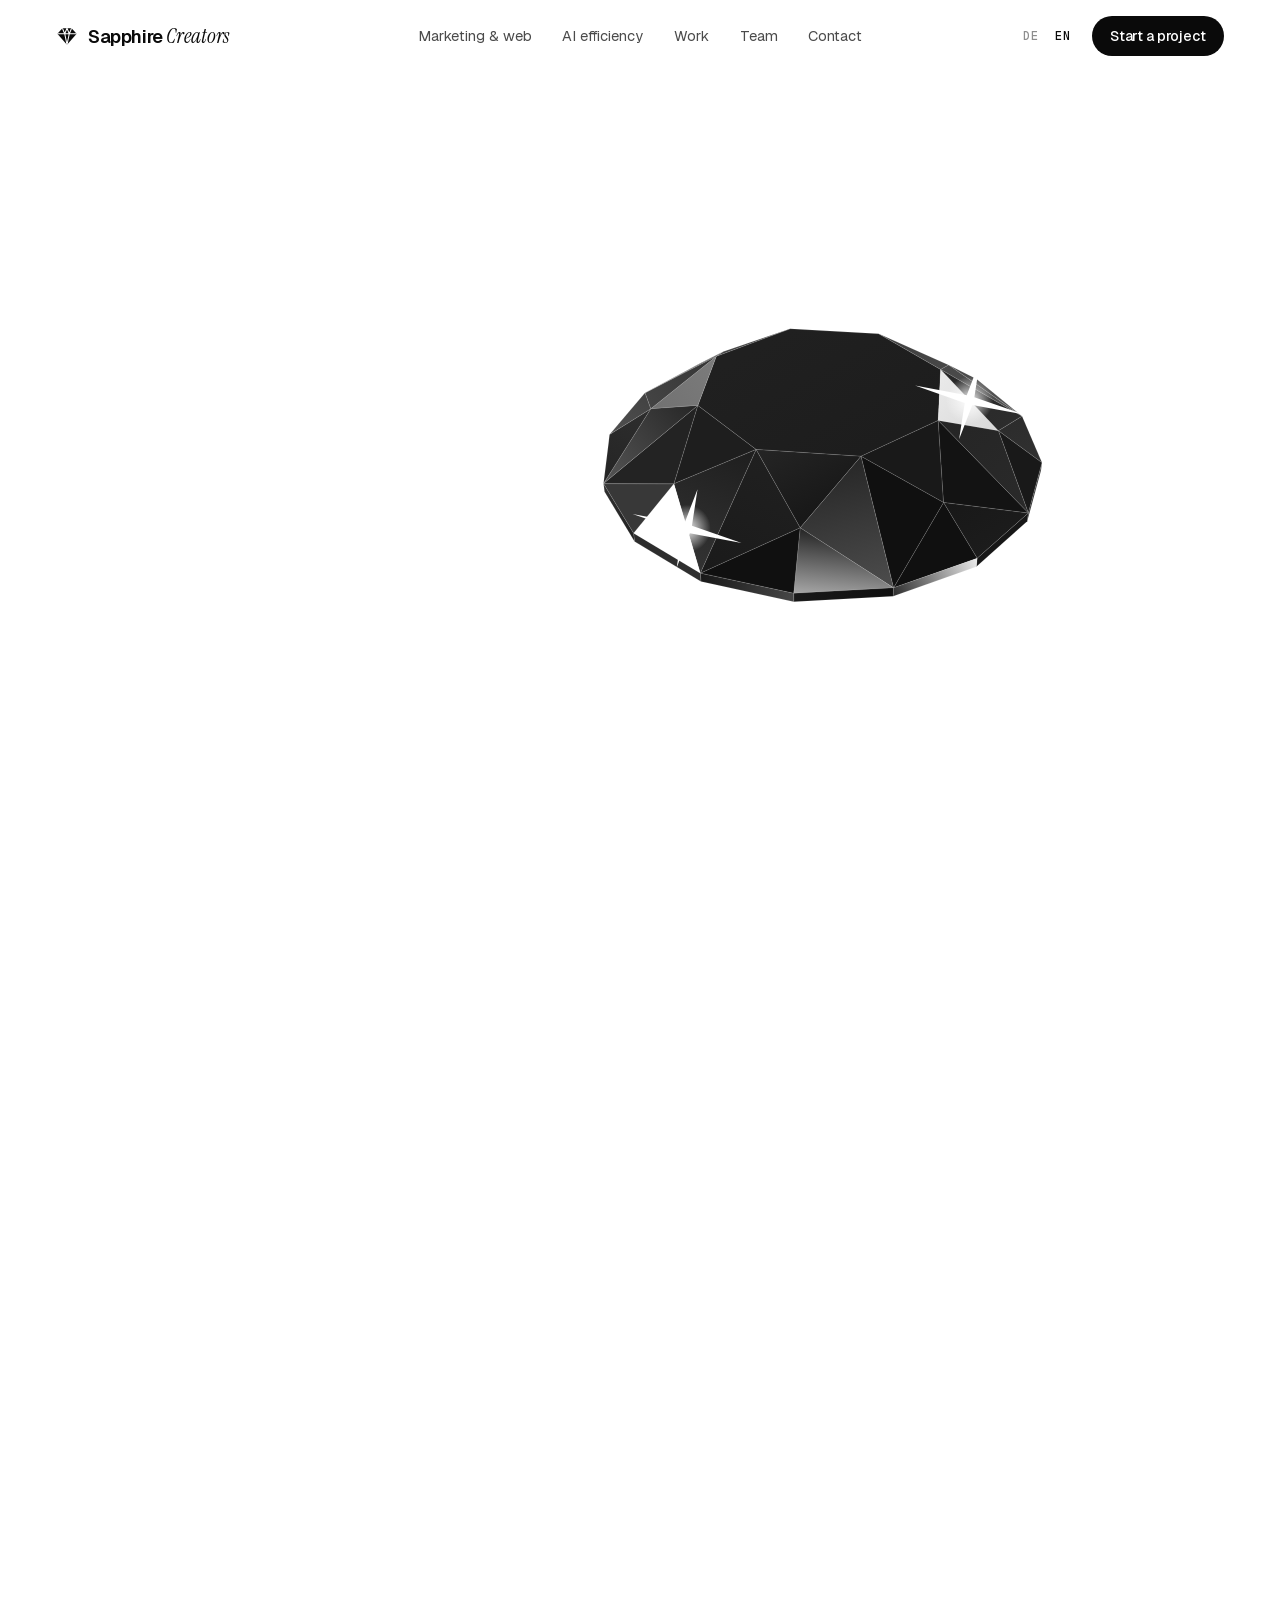
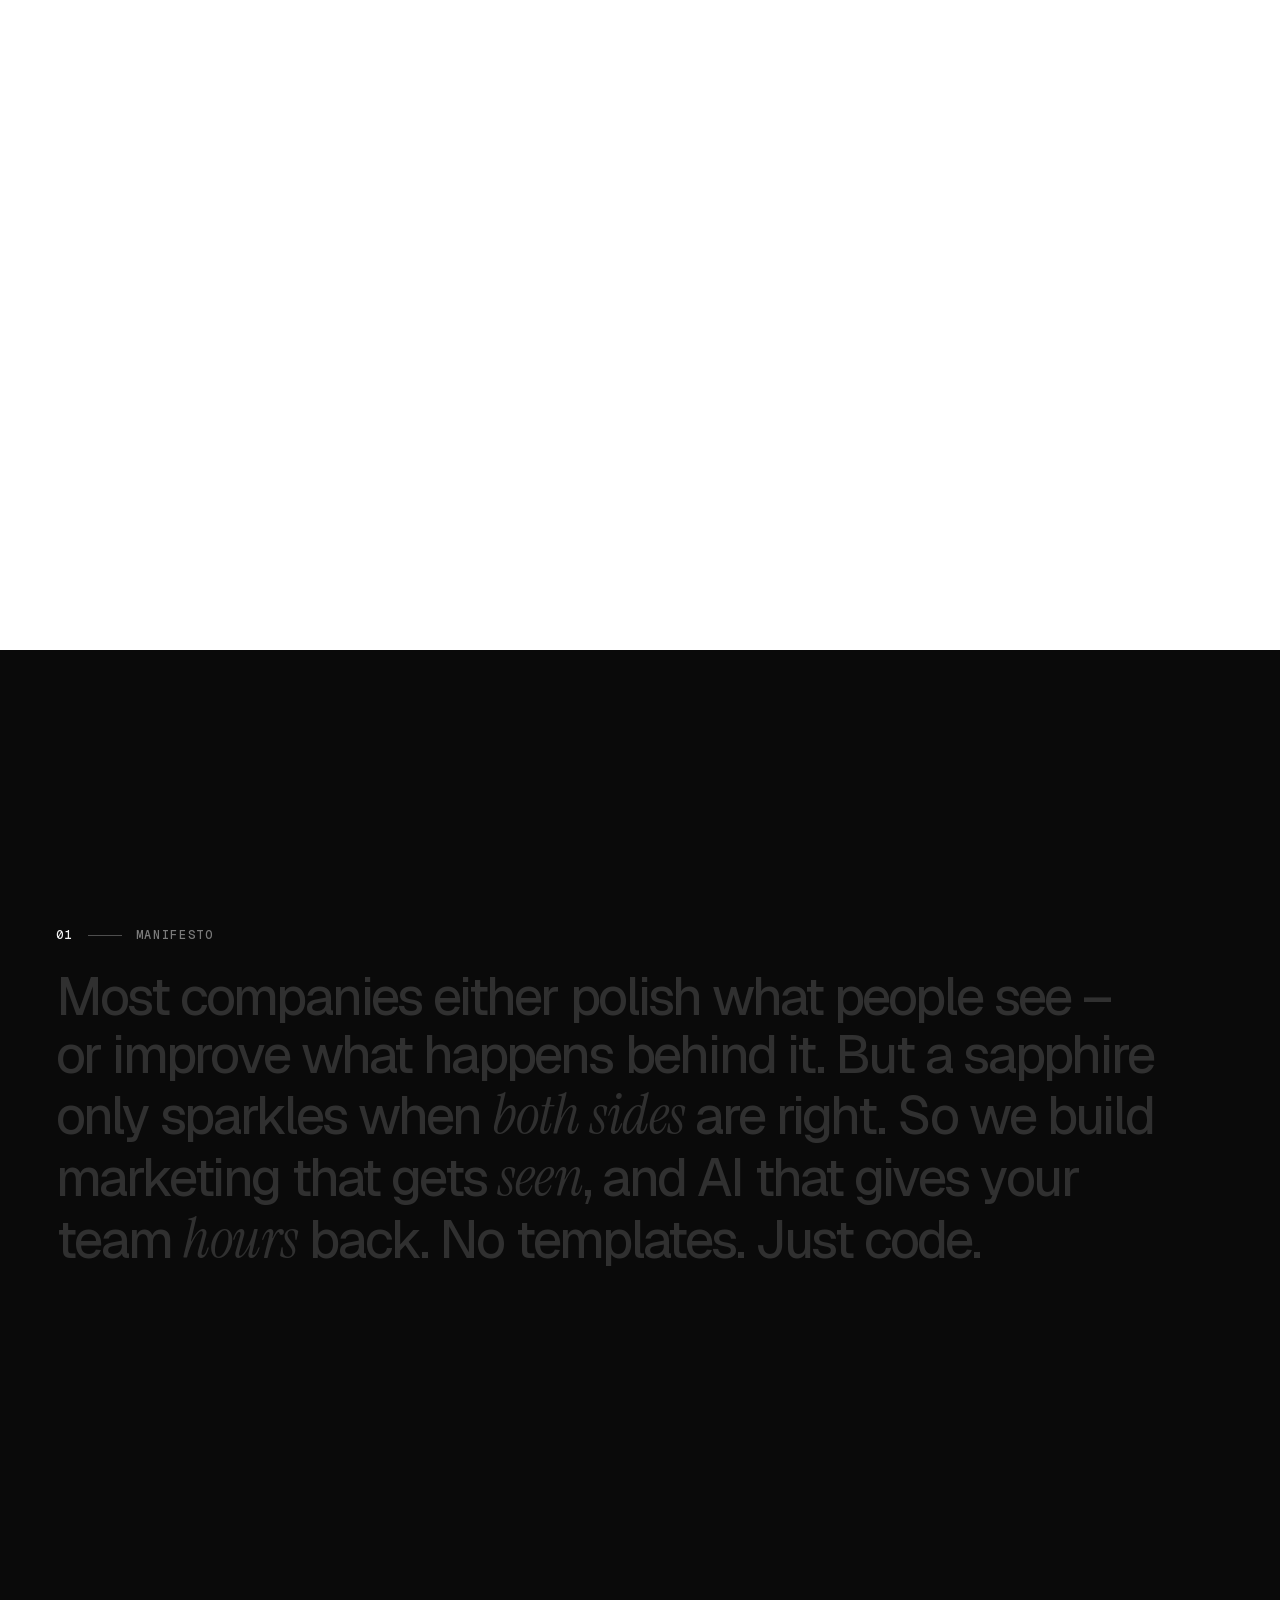
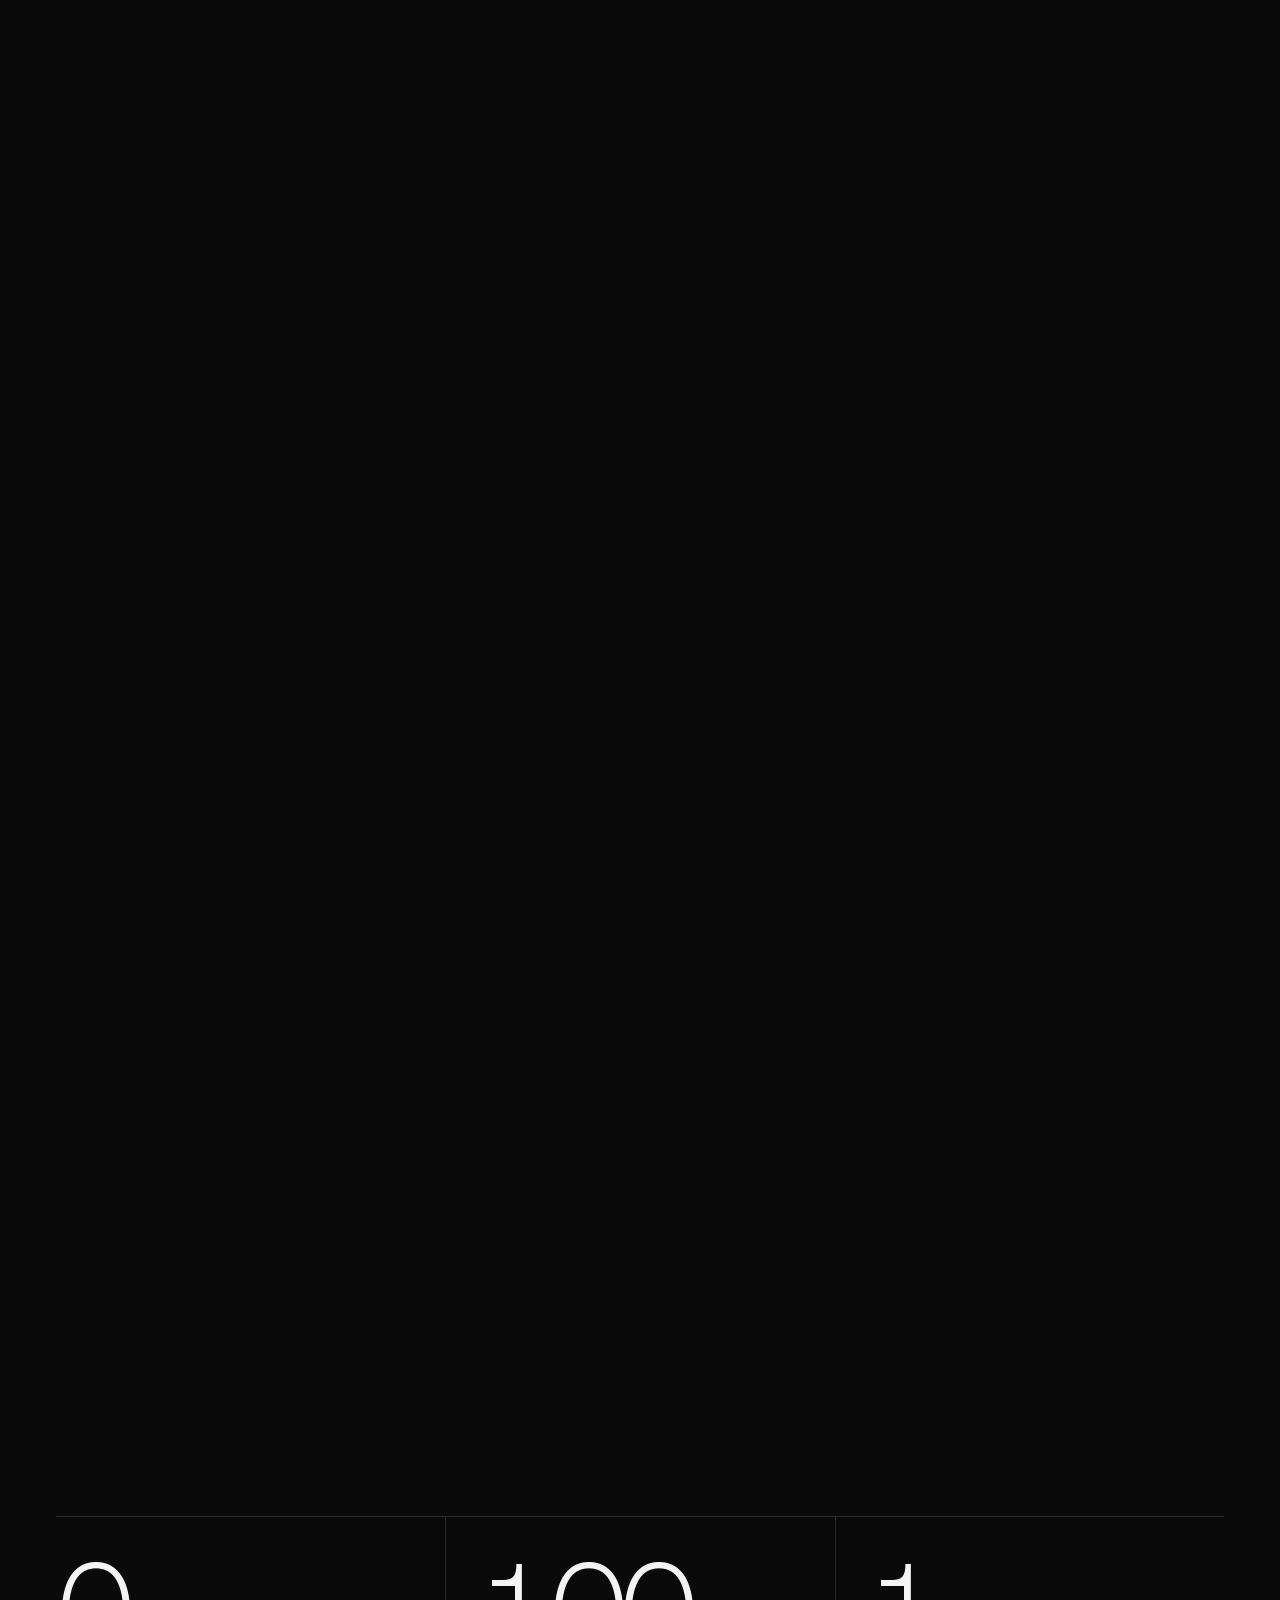
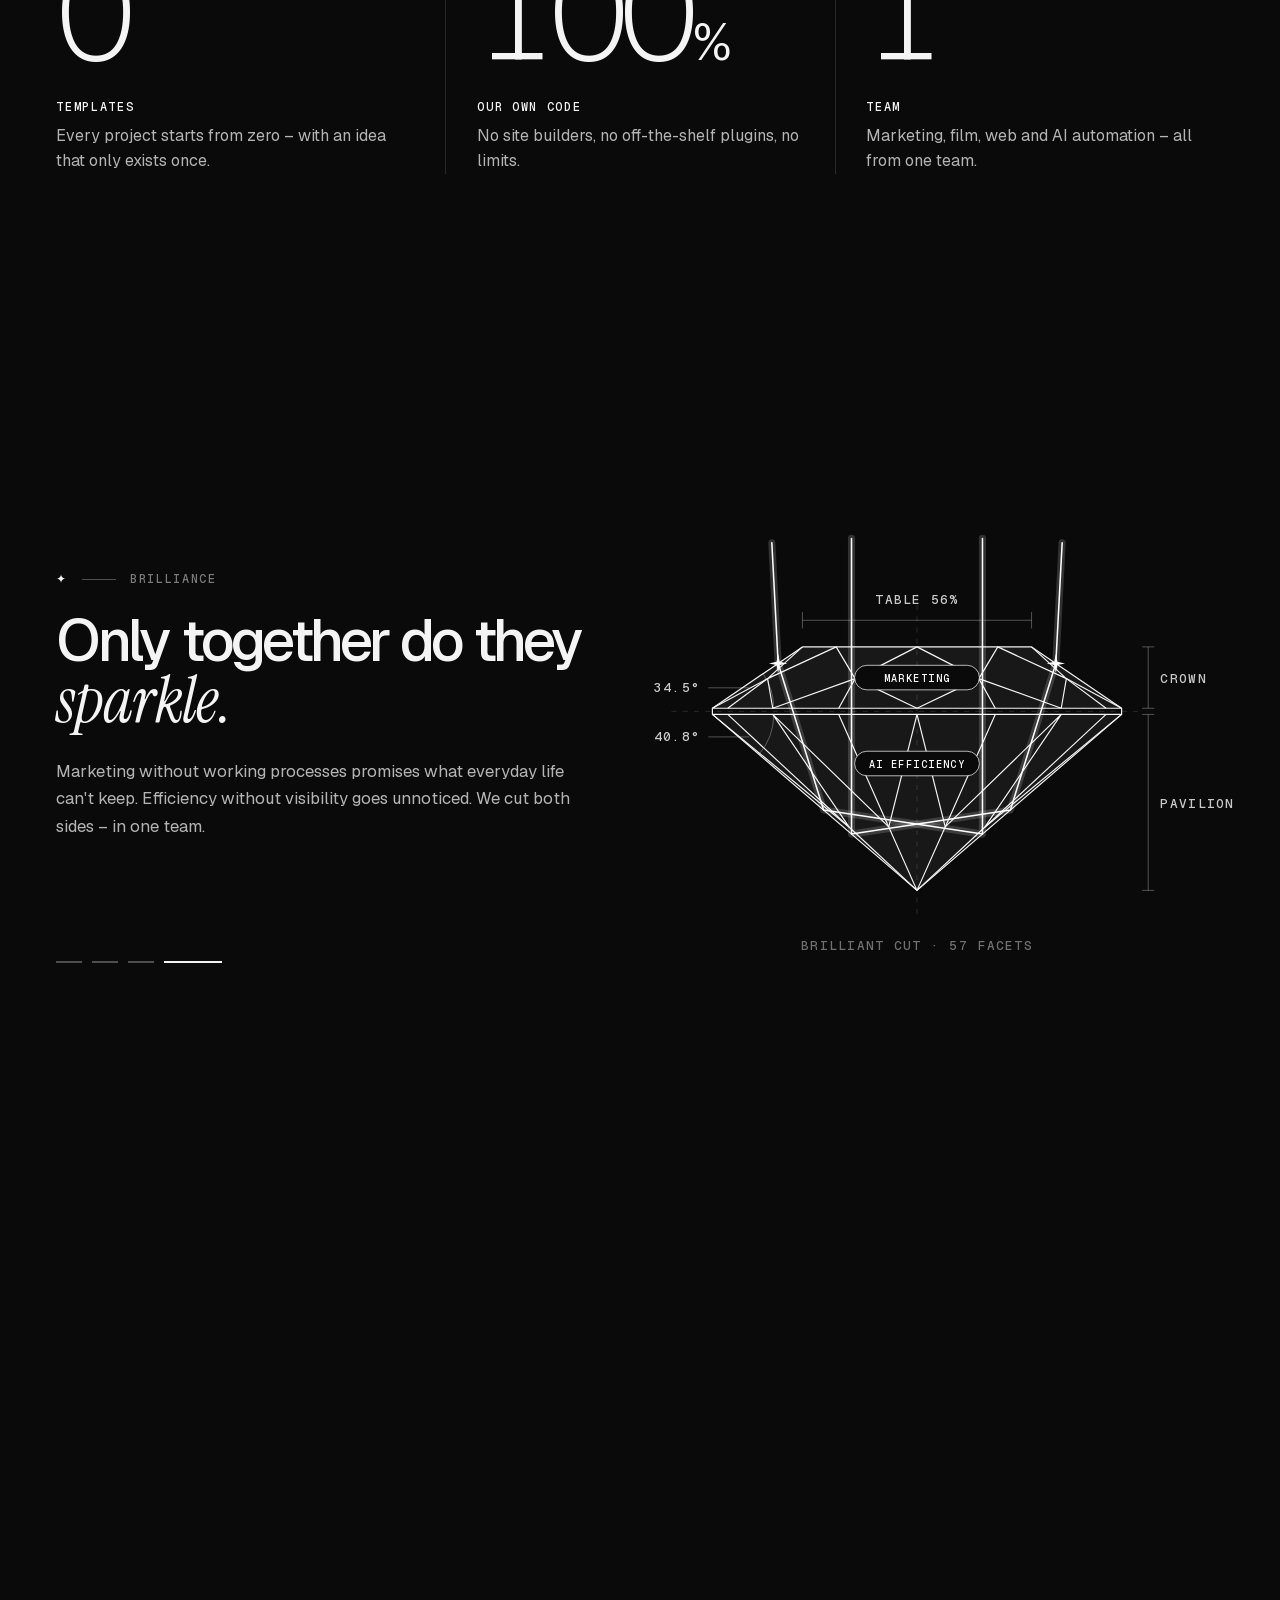
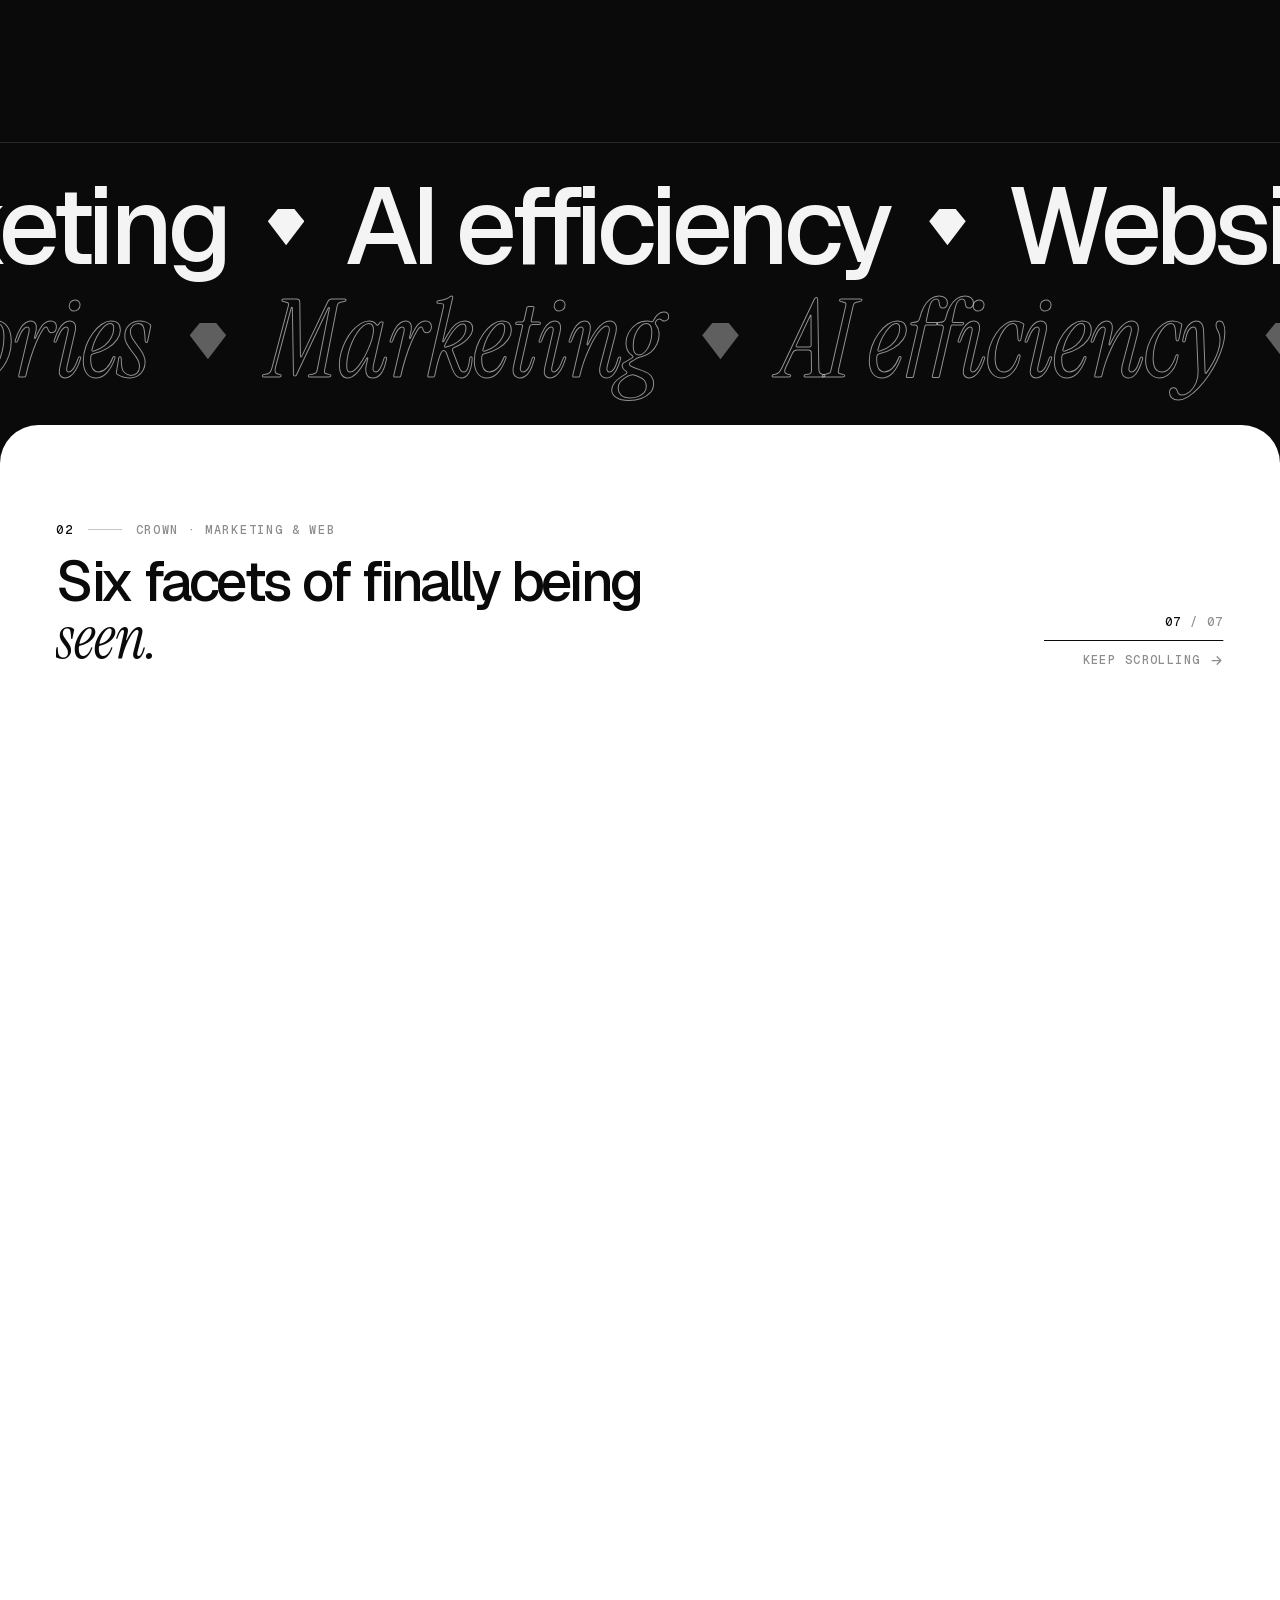
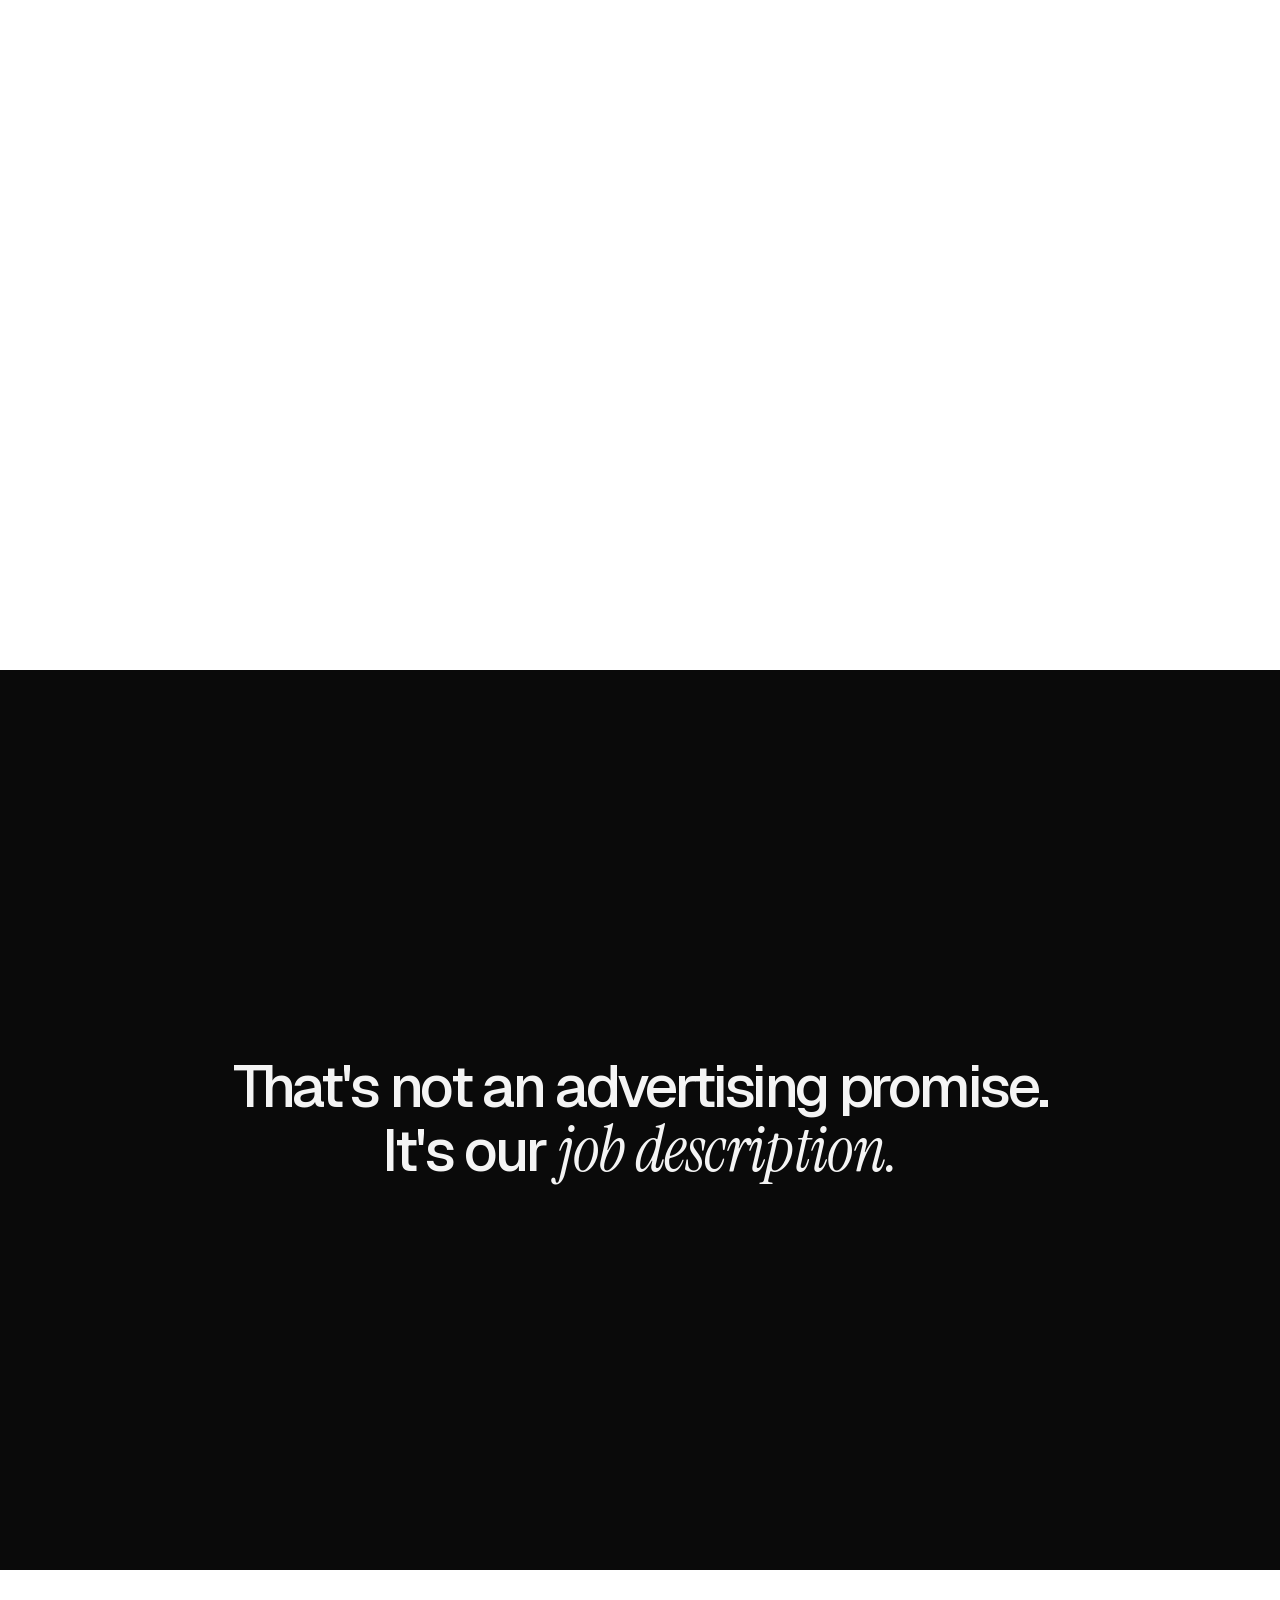
<file: docs/en/index.html>
<!doctype html>
<html lang="en">
<head>
<meta charset="utf-8">
<meta name="viewport" content="width=device-width, initial-scale=1, viewport-fit=cover">
<title>Sapphire Creators – Marketing, web design and AI efficiency</title>
<meta name="description" content="Sapphire Creators is a team of developers. On the outside we build marketing, websites and films people remember. On the inside, AI tools that take routine work off your team.">
<meta name="theme-color" content="#ffffff">
<link rel="canonical" href="https://mzollercreations.github.io/en/">
<link rel="alternate" hreflang="de" href="https://mzollercreations.github.io/">
<link rel="alternate" hreflang="en" href="https://mzollercreations.github.io/en/">
<link rel="alternate" hreflang="x-default" href="https://mzollercreations.github.io/">
<meta property="og:type" content="website">
<meta property="og:site_name" content="Sapphire Creators">
<meta property="og:title" content="Sapphire Creators – Marketing, web design and AI efficiency">
<meta property="og:description" content="Sapphire Creators is a team of developers. On the outside we build marketing, websites and films people remember. On the inside, AI tools that take routine work off your team.">
<meta property="og:url" content="https://mzollercreations.github.io/en/">
<meta property="og:image" content="https://mzollercreations.github.io/assets/img/og-en.png">
<meta property="og:locale" content="en_US">
<meta name="twitter:card" content="summary_large_image">
<link rel="icon" href="../assets/img/favicon.svg" type="image/svg+xml">
<link rel="preload" href="../assets/fonts/geist-latin.woff2" as="font" type="font/woff2" crossorigin>
<link rel="preload" href="../assets/fonts/instrumentserif-italic-latin.woff2" as="font" type="font/woff2" crossorigin>
<link rel="stylesheet" href="../assets/css/style.css?v=a6fcc54a">
<script>document.documentElement.classList.add('js')</script>
</head>
<body>
<a class="skip" href="#main">Skip to content</a>

<svg class="defs" aria-hidden="true" focusable="false">
  <symbol id="mark" viewBox="0 0 24 24"><path style="fill:currentColor" d="M7 3.5h10l5.5 6L12 21.5 1.5 9.5z"/><path style="fill:none;stroke:var(--bg,#fff);stroke-width:1.1;stroke-linejoin:round" d="M1.5 9.5h21M7 3.5l2.5 6 2.5-6 2.5 6 2.5-6M9.5 9.5 12 21.5l2.5-12"/></symbol>
  <symbol id="arr" viewBox="0 0 24 24"><path d="M5 12h14M13 6l6 6-6 6"/></symbol>
  <symbol id="arr-down" viewBox="0 0 24 24"><path d="M12 5v14M6 13l6 6 6-6"/></symbol>
  <symbol id="arr-out" viewBox="0 0 24 24"><path d="M7 17 17 7M9 7h8v8"/></symbol>
</svg>

<header class="nav" id="nav">
  <a class="brand" href="#top" aria-label="Sapphire Creators">
    <svg class="mark" aria-hidden="true"><use href="#mark"/></svg><span class="wm">Sapphire <em>Creators</em></span>
  </a>
  <nav class="nav-links" aria-label="Menu">
    <a href="#services">Marketing & web</a>
    <a href="ai-efficiency/">AI efficiency</a>
    <a href="projects/">Work</a>
    <a href="#team">Team</a>
    <a href="#contact">Contact</a>
  </nav>
  <div class="nav-right">
    <div class="lang">
      <a href="../" hreflang="de" lang="de">DE</a><a href="./" hreflang="en" lang="en" aria-current="page">EN</a>
    </div>
    <a class="btn btn-solid btn-small" href="#contact"><span>Start a project</span></a>
    <button class="burger" type="button" aria-expanded="false" aria-controls="menu">
      <span class="sr" data-open="Menu" data-close="Close">Menu</span><i></i><i></i>
    </button>
  </div>
  <div class="progress" aria-hidden="true"><i></i></div>
</header>

<div class="menu" id="menu" hidden>
  <nav class="menu-links" aria-label="Menu">
    <a href="#services"><i>01</i>Marketing & web</a>
    <a href="ai-efficiency/"><i>02</i>AI efficiency</a>
    <a href="projects/"><i>03</i>Work</a>
    <a href="#team"><i>04</i>Team</a>
    <a href="#process"><i>05</i>Process</a>
    <a href="#contact"><i>06</i>Contact</a>
  </nav>
  <div class="menu-foot">
    <div class="lang"><a href="../" hreflang="de" lang="de">DE</a><a href="./" hreflang="en" lang="en" aria-current="page">EN</a></div>
    <a href="https://github.com/mzollercreations" target="_blank" rel="noopener">GitHub ↗</a>
  </div>
</div>

<div class="loader" aria-hidden="true">
  <svg class="loader-mark" viewBox="0 0 24 24"><path d="M7 3.5h10l5.5 6L12 21.5 1.5 9.5zM1.5 9.5h21M7 3.5l2.5 6 2.5-6 2.5 6 2.5-6M9.5 9.5 12 21.5l2.5-12" pathLength="1"/></svg>
  <div class="loader-word"><b><span style="--i:0">S</span><span style="--i:1">a</span><span style="--i:2">p</span><span style="--i:3">p</span><span style="--i:4">h</span><span style="--i:5">i</span><span style="--i:6">r</span><span style="--i:7">e</span></b> <em><span style="--i:8">C</span><span style="--i:9">r</span><span style="--i:10">e</span><span style="--i:11">a</span><span style="--i:12">t</span><span style="--i:13">o</span><span style="--i:14">r</span><span style="--i:15">s</span></em></div>
</div>

<main id="main">

<!-- ============ HERO: the stone, then into it ============ -->
<section class="hero" id="top">
  <div class="hero-stage">
    <div class="hero-void" aria-hidden="true"></div>
    <canvas class="gem-canvas" id="gem-hero" aria-hidden="true"></canvas>
    <div class="wrap hero-grid">
      <div class="hero-copy">
        <p class="eyebrow"><svg class="mark" aria-hidden="true"><use href="#mark"/></svg>Studio for marketing, web & AI</p>
        <h1 class="hero-title">
          <span class="line"><span class="line-in" style="--d:0">Brilliant</span></span>
          <span class="line"><span class="line-in" style="--d:.08"><em>outside.</em></span></span>
          <span class="line"><span class="line-in" style="--d:.16">Efficient</span></span>
          <span class="line"><span class="line-in" style="--d:.24"><em>inside.</em></span></span>
        </h1>
        <p class="hero-sub">We're a team of developers. For your customers we build marketing and websites people remember. For your team we build AI tools that do the routine work – from the quote email to the wiring diagram.</p>
        <div class="hero-ctas">
          <a class="btn btn-solid" href="#contact"><span>Start a project</span><svg class="arr" aria-hidden="true"><use href="#arr"/></svg></a>
          <a class="btn btn-line" href="#sides"><span>What we build</span><svg class="arr" aria-hidden="true"><use href="#arr-down"/></svg></a>
        </div>
      </div>
      <div class="gem-slot" id="hero-slot" aria-hidden="true">
        <span class="spec spec-a">Crown · marketing</span>
        <span class="spec spec-b">Pavilion · AI efficiency</span>
        <span class="drag-hint">Drag to turn</span>
      </div>
    </div>
    <div class="wrap hero-meta">
      <span>Founded 2026</span>
      <span class="scroll-cue"><i></i>Scroll</span>
      <span>Marketing · Web · AI</span>
    </div>
  </div>
</section>

<!-- ============ MANIFEST (inside the stone) ============ -->
<section class="manifest dark" id="manifest" data-dark>
  <div class="sticky">
    <div class="wrap">
      <p class="label"><i>01</i>Manifesto</p>
      <p class="manifest-text">Most companies either polish what people see – or improve what happens behind it. But a sapphire only sparkles when <em>both sides</em> are right. So we build marketing that gets <em>seen</em>, and AI that gives your team <em>hours</em> back. No templates. Just code.</p>
    </div>
  </div>
</section>

<!-- ============ STATS ============ -->
<section class="stats dark" data-dark aria-label="Sapphire Creators">
  <div class="wrap stats-grid">
    <div class="stat" data-reveal>
      <div class="stat-num"><span data-count-from="99" data-count-to="0">0</span></div>
      <h3>templates</h3>
      <p>Every project starts from zero – with an idea that only exists once.</p>
    </div>
    <div class="stat" data-reveal style="--d:120">
      <div class="stat-num"><span data-count-from="0" data-count-to="100">100</span><small>%</small></div>
      <h3>our own code</h3>
      <p>No site builders, no off-the-shelf plugins, no limits.</p>
    </div>
    <div class="stat" data-reveal style="--d:240">
      <div class="stat-num"><span data-count-from="9" data-count-to="1">1</span></div>
      <h3>team</h3>
      <p>Marketing, film, web and AI automation – all from one team.</p>
    </div>
  </div>
</section>

<!-- ============ TWO SIDES: crown = marketing, pavilion = AI efficiency ============ -->
<section class="facets dark" id="sides" data-dark data-steps="4">
  <div class="sticky">
    <div class="wrap facets-grid">
      <div class="facets-copy">
        <div class="fc-steps">
          <div class="fc-step on" data-step="0">
            <p class="label"><i>✦</i>Why sapphire</p>
            <h2 class="fc-title">Hard on ourselves. <em>Clear</em> in the cut.</h2>
            <p class="fc-text">After diamond, sapphire is one of the hardest materials in nature. What makes it sparkle is the cut – and a brilliant has two sides that both have to be right.</p>
          </div>
          <div class="fc-step" data-step="1">
            <p class="label"><i>Outside</i>The crown</p>
            <h2 class="fc-title">What your customers <em>see.</em></h2>
            <p class="fc-text">Light enters the stone through the crown – and so does the first look at your company. Websites, films, 3D worlds and campaigns: everything people experience when they meet you for the first time.</p>
            <a class="fc-link" href="#services">Marketing & web <svg class="arr" aria-hidden="true"><use href="#arr-down"/></svg></a>
          </div>
          <div class="fc-step" data-step="2">
            <p class="label"><i>Inside</i>The pavilion</p>
            <h2 class="fc-title">What your team <em>feels.</em></h2>
            <p class="fc-text">Below the setting lies the part nobody sees. It sends the light back – cut it badly and the whole stone goes dull. In your company that's quotes, drawings, documentation and data. That's where our AI goes to work.</p>
            <a class="fc-link" href="#ki">AI efficiency <svg class="arr" aria-hidden="true"><use href="#arr-down"/></svg></a>
          </div>
          <div class="fc-step" data-step="3">
            <p class="label"><i>✦</i>Brilliance</p>
            <h2 class="fc-title">Only together do they <em>sparkle.</em></h2>
            <p class="fc-text">Marketing without working processes promises what everyday life can't keep. Efficiency without visibility goes unnoticed. We cut both sides – in one team.</p>
          </div>
        </div>
        <div class="fc-dots" aria-hidden="true"><i class="on" data-step="0"></i><i data-step="1"></i><i data-step="2"></i><i data-step="3"></i></div>
      </div>
      <figure class="blueprint facets-bp" data-reveal aria-hidden="true">
        <svg viewBox="0 0 560 400">
          <g class="bp-fills">
            <path class="bp-fill bp-crown" d="M148 82H372L460 142H60Z"/>
            <path class="bp-fill bp-pav" d="M60 148H460L260 320Z"/>
          </g>
          <g class="bp-dim">
            <path d="M148 56h224M148 48v16M372 48v16"/>
            <path d="M486 82v60M480 82h12M480 142h12"/>
            <path d="M486 148v172M480 148h12M480 320h12"/>
            <path d="M120 142A60 60 0 0 0 109.6 108.2M120 148A60 60 0 0 1 105.5 187.1M56 122h40M56 170h40"/>
            <path class="bp-axis" d="M260 30v318M20 145h460"/>
          </g>
          <g class="bp-cut">
            <g class="bp-c">
              <path pathLength="1" d="M148 82H372L460 142H60L148 82"/>
              <path pathLength="1" d="M372 82L406 113L339 82L320.5 113L260 82L199.5 113L181 82L114 113L148 82"/>
              <path pathLength="1" d="M460 142L406 113L401 142L320.5 113L260 142L199.5 113L119 142L114 113L60 142"/>
              <path pathLength="1" d="M406 113L444.8 142M320.5 113L336.5 142M199.5 113L183.5 142M114 113L75 142"/>
            </g>
            <g class="bp-p">
              <path pathLength="1" d="M60 148H460L260 320L60 148"/>
              <path pathLength="1" d="M60 142V148M460 142V148"/>
              <path pathLength="1" d="M460 148L326.5 258L401 148L287.6 258L260 148L232.4 258L119 148L193.5 258L60 148"/>
              <path pathLength="1" d="M444.8 148L326.5 258M336.5 148L287.6 258M183.5 148L232.4 258M75 148L193.5 258"/>
              <path pathLength="1" d="M326.5 258L260 320L287.6 258M232.4 258L260 320L193.5 258"/>
            </g>
          </g>
          <g class="bp-rays"><path class="ray-glow" pathLength="1" d="M196.0 -24.0L196.0 82.0L196.0 265.0L351.3 241.4L395.7 98.2L401.9 -19.7"/><path class="ray" pathLength="1" d="M196.0 -24.0L196.0 82.0L196.0 265.0L351.3 241.4L395.7 98.2L401.9 -19.7"/><path class="ray-spark" d="M395.7 89.2l1.6 7.4 7.4 1.6-7.4 1.6-1.6 7.4-1.6-7.4-7.4-1.6 7.4-1.6z"/><path class="ray-glow" pathLength="1" d="M324.0 -24.0L324.0 82.0L324.0 265.0L168.7 241.4L124.3 98.2L118.1 -19.7"/><path class="ray" pathLength="1" d="M324.0 -24.0L324.0 82.0L324.0 265.0L168.7 241.4L124.3 98.2L118.1 -19.7"/><path class="ray-spark" d="M124.3 89.2l1.6 7.4 7.4 1.6-7.4 1.6-1.6 7.4-1.6-7.4-7.4-1.6 7.4-1.6z"/></g>
          <g class="bp-text">
            <text x="260" y="40" text-anchor="middle">Table 56%</text>
            <text x="498" y="117">Crown</text>
            <text x="498" y="239">Pavilion</text>
            <text x="48" y="126" text-anchor="end">34.5°</text>
            <text x="48" y="174" text-anchor="end">40.8°</text>
            <text x="260" y="378" text-anchor="middle" class="bp-faint">Brilliant cut · 57 facets</text>
          </g>
          <g class="bp-tag bp-tag-c"><rect x="199" y="100" width="122" height="24" rx="12"/><text x="260" y="116" text-anchor="middle">Marketing</text></g>
          <g class="bp-tag bp-tag-p"><rect x="199" y="184" width="122" height="24" rx="12"/><text x="260" y="200" text-anchor="middle">AI efficiency</text></g>
        </svg>
      </figure>
    </div>
  </div>
</section>

<!-- ============ MARQUEE ============ -->
<div class="marquee dark" data-dark aria-hidden="true">
  <div class="mq-row" data-dir="-1"><div class="mq-track"><span class="mq-item">Marketing</span><i class="mq-gem"></i><span class="mq-item">AI efficiency</span><i class="mq-gem"></i><span class="mq-item">Websites</span><i class="mq-gem"></i><span class="mq-item">Automation</span><i class="mq-gem"></i><span class="mq-item">3D worlds</span><i class="mq-gem"></i><span class="mq-item">Films</span><i class="mq-gem"></i><span class="mq-item">Documentation</span><i class="mq-gem"></i><span class="mq-item">Scroll stories</span><i class="mq-gem"></i><span class="mq-item">Marketing</span><i class="mq-gem"></i><span class="mq-item">AI efficiency</span><i class="mq-gem"></i><span class="mq-item">Websites</span><i class="mq-gem"></i><span class="mq-item">Automation</span><i class="mq-gem"></i><span class="mq-item">3D worlds</span><i class="mq-gem"></i><span class="mq-item">Films</span><i class="mq-gem"></i><span class="mq-item">Documentation</span><i class="mq-gem"></i><span class="mq-item">Scroll stories</span><i class="mq-gem"></i></div></div>
  <div class="mq-row mq-italic" data-dir="1"><div class="mq-track"><span class="mq-item">Marketing</span><i class="mq-gem"></i><span class="mq-item">AI efficiency</span><i class="mq-gem"></i><span class="mq-item">Websites</span><i class="mq-gem"></i><span class="mq-item">Automation</span><i class="mq-gem"></i><span class="mq-item">3D worlds</span><i class="mq-gem"></i><span class="mq-item">Films</span><i class="mq-gem"></i><span class="mq-item">Documentation</span><i class="mq-gem"></i><span class="mq-item">Scroll stories</span><i class="mq-gem"></i><span class="mq-item">Marketing</span><i class="mq-gem"></i><span class="mq-item">AI efficiency</span><i class="mq-gem"></i><span class="mq-item">Websites</span><i class="mq-gem"></i><span class="mq-item">Automation</span><i class="mq-gem"></i><span class="mq-item">3D worlds</span><i class="mq-gem"></i><span class="mq-item">Films</span><i class="mq-gem"></i><span class="mq-item">Documentation</span><i class="mq-gem"></i><span class="mq-item">Scroll stories</span><i class="mq-gem"></i></div></div>
</div>

<!-- ============ SERVICES (horizontal) ============ -->
<section class="services sheet" id="services">
  <div class="sticky">
    <div class="wrap services-head">
      <div>
        <p class="label"><i>02</i>Crown · Marketing & web</p>
        <h2 class="h2" data-split>Six facets of finally being <em>seen.</em></h2>
      </div>
      <div class="sp">
        <span class="sp-count"><b>01</b> / 07</span>
        <span class="sp-bar"><i></i></span>
        <span class="sp-hint">Keep scrolling <svg class="arr" aria-hidden="true"><use href="#arr"/></svg></span>
      </div>
    </div>
    <div class="track-wrap">
      <div class="track">

        <article class="card">
          <div class="card-top"><span class="card-num">01</span><span class="card-tag">WebGL · Three.js</span></div>
          <div class="card-vis vis-cube" aria-hidden="true">
            <div class="floor"></div>
            <div class="scene3d"><div class="cube"><i class="f1"></i><i class="f2"></i><i class="f3"></i><i class="f4"></i><i class="f5"></i><i class="f6"></i></div></div>
          </div>
          <h3>Interactive 3D worlds</h3>
          <p>Walk-through showrooms and product worlds right in the browser. No app, no download – open a link and dive in.</p>
        </article>

        <article class="card">
          <div class="card-top"><span class="card-num">02</span><span class="card-tag">Blender · Cycles · Sound</span></div>
          <div class="card-vis vis-film" aria-hidden="true">
            <div class="film-screen"><span class="rec"><b></b>REC</span><span class="tc" data-timecode>00:00:00:00</span><span class="play"></span></div>
            <div class="film-wave"><i style="--d:0.39s;--s:0.36"></i><i style="--d:0.78s;--s:0.30"></i><i style="--d:0.64s;--s:0.52"></i><i style="--d:0.07s;--s:0.63"></i><i style="--d:0.04s;--s:0.58"></i><i style="--d:0.08s;--s:0.32"></i><i style="--d:0.51s;--s:0.87"></i><i style="--d:0.15s;--s:0.42"></i><i style="--d:0.75s;--s:0.96"></i><i style="--d:0.69s;--s:0.55"></i><i style="--d:1.17s;--s:0.28"></i><i style="--d:1.03s;--s:0.47"></i><i style="--d:0.17s;--s:0.34"></i><i style="--d:0.37s;--s:0.86"></i><i style="--d:0.22s;--s:0.69"></i><i style="--d:0.77s;--s:0.53"></i><i style="--d:0.66s;--s:0.30"></i><i style="--d:0.07s;--s:0.40"></i><i style="--d:0.82s;--s:0.57"></i><i style="--d:0.38s;--s:0.69"></i><i style="--d:0.54s;--s:0.47"></i><i style="--d:0.95s;--s:0.77"></i><i style="--d:0.29s;--s:0.68"></i><i style="--d:0.63s;--s:0.91"></i><i style="--d:0.88s;--s:0.47"></i><i style="--d:1.18s;--s:0.34"></i><i style="--d:0.50s;--s:0.82"></i><i style="--d:0.18s;--s:0.62"></i><i style="--d:0.05s;--s:0.75"></i><i style="--d:0.92s;--s:0.68"></i><i style="--d:1.05s;--s:0.49"></i><i style="--d:0.83s;--s:0.70"></i><i style="--d:0.70s;--s:0.59"></i><i style="--d:1.01s;--s:0.96"></i><i style="--d:0.57s;--s:0.75"></i><i style="--d:0.07s;--s:0.78"></i></div>
          </div>
          <h3>Films made from code</h3>
          <p>Launch and product films that are rendered, not shot: with real 3D models, original music and voice.</p>
        </article>

        <article class="card">
          <div class="card-top"><span class="card-num">03</span><span class="card-tag">Motion · Interaction</span></div>
          <div class="card-vis vis-scroll" aria-hidden="true">
            <div class="phone">
              <div class="phone-feed">
                <div class="pf-block"><div class="pf-hero"></div><i></i><i class="s"></i><div class="pf-row"><b></b><b></b></div><i></i><div class="pf-hero pf-2"></div><i class="s"></i><i></i></div>
                <div class="pf-block"><div class="pf-hero"></div><i></i><i class="s"></i><div class="pf-row"><b></b><b></b></div><i></i><div class="pf-hero pf-2"></div><i class="s"></i><i></i></div>
              </div>
              <div class="phone-bar"><i></i></div>
            </div>
          </div>
          <h3>Scroll stories</h3>
          <p>Websites that tell a story as you scroll. Just like this one.</p>
        </article>

        <article class="card">
          <div class="card-top"><span class="card-num">04</span><span class="card-tag">LLMs · TTS · Automation</span></div>
          <div class="card-vis vis-ai" aria-hidden="true">
            <div class="ai-slot"><div class="ai-words"><span>Hallo</span><span>Hello</span><span>Bonjour</span><span>Hola</span><span>Ciao</span><span>Hallo</span></div></div>
            <div class="ai-prompt">&gt; generate --lang=all<b></b></div>
          </div>
          <h3>AI campaigns</h3>
          <p>Copy, images and voices in every language – generated, curated and tuned precisely to your brand.</p>
        </article>

        <article class="card">
          <div class="card-top"><span class="card-num">05</span><span class="card-tag">Film · Web · Live</span></div>
          <div class="card-vis vis-event" aria-hidden="true">
            <div class="radar"><i></i><i></i><i></i><b></b></div>
            <div class="ticket"><span>T–</span><strong data-countdown>72:00:00</strong></div>
          </div>
          <h3>Event experiences</h3>
          <p>Invitation films, event pages and countdowns that don't just inform people but bring them on site.</p>
        </article>

        <article class="card">
          <div class="card-top"><span class="card-num">06</span><span class="card-tag">i18n · Build-Pipelines</span></div>
          <div class="card-vis vis-globe" aria-hidden="true">
            <div class="globe">
              <i style="--r:0deg"></i><i style="--r:30deg"></i><i style="--r:60deg"></i><i style="--r:90deg"></i><i style="--r:120deg"></i><i style="--r:150deg"></i>
              <b style="--y:-.55;--w:83.5%"></b><b style="--y:0;--w:100%"></b><b style="--y:.55;--w:83.5%"></b>
            </div>
            <div class="globe-tags"><span>DE</span><span>EN</span><span>FR</span><span>ES</span></div>
          </div>
          <h3>Platforms for every market</h3>
          <p>One source, many countries: websites that build themselves for every language and every market.</p>
        </article>

        <article class="card card-end">
          <div class="card-top"><span class="card-num">07</span><span class="card-tag">∞</span></div>
          <p class="card-end-text">And everything that doesn't have a name yet.</p>
          <a class="btn btn-light" href="#contact"><span>Start a project</span><svg class="arr" aria-hidden="true"><use href="#arr"/></svg></a>
        </article>

      </div>
    </div>
  </div>
</section>

<!-- ============ ZOOM ============ -->
<section class="zoom" aria-label="Never seen before.">
  <div class="sticky">
    <p class="zoom-big" aria-hidden="true"><span>Never seen before.</span></p>
    <div class="zoom-disc"><p class="zoom-inner">That's not an advertising promise.<br>It's our <em>job description.</em></p></div>
  </div>
</section>

<!-- ============ PAVILION: AI that takes work off the team ============ -->
<section class="pav dark" id="ki" data-dark data-steps="6">
  <div class="sticky">
    <div class="wrap pav-grid">
      <div class="pav-copy">
        <p class="label"><i>03</i>Pavilion · AI efficiency</p>
        <h2 class="pav-title">AI that takes <em>work off</em> your team.</h2>
        <ol class="pav-list">
          <li class="pav-item on" data-step="0"><span class="pav-num">01</span><div><h3>Technical documents</h3><p>Wiring diagrams, parts lists and programs – generated from data you already have: CAD, descriptions, Excel.</p></div></li>
          <li class="pav-item" data-step="1"><span class="pav-num">02</span><div><h3>Quotes & correspondence</h3><p>An enquiry becomes a draft quote with your prices and your wording. Your team checks it and sends it.</p></div></li>
          <li class="pav-item" data-step="2"><span class="pav-num">03</span><div><h3>Knowledge on demand</h3><p>An assistant that knows your manuals, standards and past projects – and backs every answer with a source.</p></div></li>
          <li class="pav-item" data-step="3"><span class="pav-num">04</span><div><h3>Reports & data</h3><p>Figures from ERP, Excel and machines are merged, checked and turned into reports people actually read.</p></div></li>
          <li class="pav-item" data-step="4"><span class="pav-num">05</span><div><h3>Translation & localisation</h3><p>One source, every language – with your glossary, so technical terms are right and product names stay as they are.</p></div></li>
          <li class="pav-item" data-step="5"><span class="pav-num">06</span><div><h3>Checking & testing</h3><p>Test programs in simulation, check drawings against rules, reconcile lists – before a mistake gets expensive.</p></div></li>
        </ol>
        <div class="pav-foot">
          <span class="pav-count"><b>01</b> / 06</span>
          <a class="btn btn-light btn-small" href="ai-efficiency/"><span>All about AI efficiency</span><svg class="arr" aria-hidden="true"><use href="#arr"/></svg></a>
        </div>
      </div>
      <div class="pm" aria-hidden="true">
  <div class="pm-bar"><i></i><i></i><i></i><span class="pm-name">ai-tool</span><span class="pm-live"><b></b>running</span></div>
  <div class="pm-flow">
    <div class="pm-col pm-in">
      <span class="pm-h">Input</span>
      <div class="pm-layers">
        <div class="pm-layer on" data-step="0"><span class="fchip"><i>STEP</i>3D model</span><span class="fchip"><i>PDF</i>Sequence</span><span class="fchip"><i>MP4</i>Function video</span></div>
        <div class="pm-layer" data-step="1"><span class="fchip"><i>EML</i>Enquiry</span><span class="fchip"><i>XLSX</i>Price list</span><span class="fchip"><i>DOCX</i>Text blocks</span></div>
        <div class="pm-layer" data-step="2"><span class="fchip"><i>PDF</i>Manuals</span><span class="fchip"><i>PDF</i>Standards</span><span class="fchip"><i>ZIP</i>Project archive</span></div>
        <div class="pm-layer" data-step="3"><span class="fchip"><i>CSV</i>ERP export</span><span class="fchip"><i>XLSX</i>Analysis</span><span class="fchip"><i>LOG</i>Machine data</span></div>
        <div class="pm-layer" data-step="4"><span class="fchip"><i>HTML</i>Website</span><span class="fchip"><i>PDF</i>Catalogue</span><span class="fchip"><i>TXT</i>Glossary</span></div>
        <div class="pm-layer" data-step="5"><span class="fchip"><i>PDF</i>Drawings</span><span class="fchip"><i>ST</i>PLC program</span><span class="fchip"><i>XLSX</i>Terminal list</span></div>
      </div>
    </div>

    <div class="pm-core">
      <span class="pm-wire pm-wire-in"></span><span class="pm-wire pm-wire-out"></span>
      <span class="pm-orbit"></span><span class="pm-ring"></span>
      <svg class="pm-gem"><use href="#mark"/></svg>
      <span class="pm-core-label">KI</span>
    </div>

    <div class="pm-col pm-out">
      <span class="pm-h">Result</span>
      <div class="pm-layers">
        <!-- 01 technical documents: a schematic -->
        <div class="pm-layer on" data-step="0">
          <div class="doc">
            <span class="doc-h">Wiring diagram</span>
            <svg class="doc-dwg" viewBox="0 0 120 70"><path pathLength="1" d="M8 8H112M8 62H112M30 8V24M30 34V62M24 24L30 34M60 8V24M60 34V62M54 24L60 34M90 8V22M90 22h6M90 34L97 21M90 34V62"/><rect pathLength="1" x="22" y="40" width="16" height="10"/><rect pathLength="1" x="52" y="40" width="16" height="10"/><circle pathLength="1" cx="90" cy="45" r="6"/><circle class="f" cx="30" cy="8" r="1.6"/><circle class="f" cx="60" cy="8" r="1.6"/><circle class="f" cx="90" cy="8" r="1.6"/><circle class="f" cx="30" cy="62" r="1.6"/><circle class="f" cx="60" cy="62" r="1.6"/><circle class="f" cx="90" cy="62" r="1.6"/></svg>
            <span class="doc-foot">Sheet 21 / 21</span>
            <span class="stamp">✓ checked</span>
          </div>
        </div>
        <!-- 02 quotes: a letter with lines and a total -->
        <div class="pm-layer" data-step="1">
          <div class="doc">
            <span class="doc-h">Quote</span>
            <span class="doc-lines"><i></i><i class="s"></i><i></i><i class="m"></i></span>
            <span class="doc-table"><i></i><i></i><i></i></span>
            <span class="doc-total">Total<b></b></span>
            <span class="stamp">✓ checked</span>
          </div>
        </div>
        <!-- 03 knowledge: question, answer, source -->
        <div class="pm-layer" data-step="2">
          <div class="doc doc-qa">
            <span class="qa-q">What tightening torque applies to M8?</span>
            <span class="qa-a">25 Nm for property class 8.8</span>
            <span class="qa-src">Source: assembly manual, p. 42</span>
          </div>
        </div>
        <!-- 04 reports: bars -->
        <div class="pm-layer" data-step="3">
          <div class="doc">
            <span class="doc-h">Monthly report</span>
            <span class="doc-bars"><i style="--h:.42"></i><i style="--h:.58"></i><i style="--h:.5"></i><i style="--h:.72"></i><i style="--h:.66"></i><i style="--h:.9"></i></span>
            <span class="doc-lines"><i></i><i class="s"></i></span>
            <span class="stamp">✓ checked</span>
          </div>
        </div>
        <!-- 05 languages -->
        <div class="pm-layer" data-step="4">
          <div class="doc">
            <span class="doc-h">Catalogue</span>
            <span class="doc-langs"><i>DE</i><i>EN</i><i>FR</i><i>ES</i><i>IT</i><i>PL</i><i>CS</i><i>TR</i></span>
            <span class="doc-lines"><i></i><i class="s"></i></span>
            <span class="stamp">✓ checked</span>
          </div>
        </div>
        <!-- 06 checks -->
        <div class="pm-layer" data-step="5">
          <div class="doc">
            <span class="doc-h">Test report</span>
            <span class="doc-checks"><i>Symbols to standard</i><i>Terminals: drawing = list</i><i>Addresses: drawing = code</i><i>Simulation 13 / 13</i></span>
            <span class="doc-zero"><b>0</b>findings</span>
          </div>
        </div>
      </div>
    </div>
  </div>
  <div class="pm-log">
    <span class="pm-layer on" data-step="0">› 3 files read · 27 sheets drawn · awaiting approval</span>
    <span class="pm-layer" data-step="1">› Enquiry recognised · quote drafted · awaiting approval</span>
    <span class="pm-layer" data-step="2">› Archive searched · answer backed by a source</span>
    <span class="pm-layer" data-step="3">› Data merged · plausibility checked · report created</span>
    <span class="pm-layer" data-step="4">› Glossary applied · product names protected · 8 languages</span>
    <span class="pm-layer" data-step="5">› Simulation 13 / 13 passed · 0 findings</span>
  </div>
</div>
    </div>
  </div>
</section>

<!-- ============ WORK: the proof, right after the promise ============ -->
<section class="work dark" id="work" data-dark>
  <div class="wrap">
    <div class="work-head">
      <div>
        <p class="label"><i>04</i>Work</p>
        <h2 class="h2" data-split>Built, not just <em>promised.</em></h2>
      </div>
      <a class="btn btn-line" href="projects/"><span>All projects</span><svg class="arr" aria-hidden="true"><use href="#arr"/></svg></a>
    </div>
    <article class="work-card" data-reveal>
      <a class="browser work-shot" href="projects/#melanie" aria-label="Read the case study: Melanie’s Massage">
        <span class="browser-bar" aria-hidden="true"><i></i><i></i><i></i><span class="browser-url"><svg viewBox="0 0 24 24"><path d="M7 11V8a5 5 0 0 1 10 0v3M5.5 11h13v9.5h-13z"/></svg>melanies-massage.pages.dev</span></span>
        <video class="browser-video" data-autoplay muted loop playsinline preload="none" poster="../assets/img/work/melanie/hero-1200.webp" aria-hidden="true">
          <source src="../assets/video/melanie-desktop.mp4" type="video/mp4">
        </video>
      </a>
      <div class="work-info">
        <p class="work-kicker">01 · Massage studio, Tamm · Website & scroll story</p>
        <h3 class="work-name">Melanie’s <em>Massage</em></h3>
        <p class="work-text">A site that feels like the treatment itself: warm light, calm – and a moment to breathe in the middle of the scroll.</p>
        <ul class="work-facts">
          <li><b>0,3&nbsp;MB</b><span>instead of 2.7 MB</span></li>
          <li><b>0</b><span>third-party requests</span></li>
          <li><b>DE · EN</b><span>bilingual</span></li>
        </ul>
        <div class="work-ctas">
          <a class="btn btn-light" href="projects/#melanie"><span>Read the case study</span><svg class="arr" aria-hidden="true"><use href="#arr"/></svg></a>
          <a class="btn btn-line" href="https://melanies-massage.pages.dev/" target="_blank" rel="noopener"><span>See it live</span><svg class="arr" aria-hidden="true"><use href="#arr-out"/></svg></a>
        </div>
      </div>
    </article>
    <article class="work-card work-card-rev" data-reveal>
      <a class="viewer work-shot" href="projects/#stapel" aria-label="Read the case study: Project Stack">
        <span class="viewer-bar" aria-hidden="true"><i></i><i></i><i></i><span class="viewer-file">Project_Stack_Controls.pdf</span><span class="viewer-page" data-sheetcount data-to="27">01 / 27</span></span>
        <span class="viewer-stage" data-draw><svg class="dwg" viewBox="0 0 840 594" role="img" aria-label="Illustration of a control drawing: a pneumatic cylinder with a 5/2-way valve and three current paths with relay, valve coil and indicator lamp"><g class="dwg-frame"><rect class="paper" x="0" y="0" width="840" height="594" rx="4"/><path class="thin" style="--k:0" pathLength="1" d="M8 8H832V586H8Z"/><path class="ink" style="--k:0" pathLength="1" d="M22 22H818V572H22Z"/><path class="thin" style="--k:0" pathLength="1" d="M121.5 8V22M121.5 572V586"/><path class="thin" style="--k:0" pathLength="1" d="M221.0 8V22M221.0 572V586"/><path class="thin" style="--k:0" pathLength="1" d="M320.5 8V22M320.5 572V586"/><path class="thin" style="--k:0" pathLength="1" d="M420.0 8V22M420.0 572V586"/><path class="thin" style="--k:0" pathLength="1" d="M519.5 8V22M519.5 572V586"/><path class="thin" style="--k:0" pathLength="1" d="M619.0 8V22M619.0 572V586"/><path class="thin" style="--k:0" pathLength="1" d="M718.5 8V22M718.5 572V586"/><text x="71.8" y="18" text-anchor="middle" class="zone" style="--k:0">1</text><text x="171.2" y="18" text-anchor="middle" class="zone" style="--k:0">2</text><text x="270.8" y="18" text-anchor="middle" class="zone" style="--k:0">3</text><text x="370.2" y="18" text-anchor="middle" class="zone" style="--k:0">4</text><text x="469.8" y="18" text-anchor="middle" class="zone" style="--k:0">5</text><text x="569.2" y="18" text-anchor="middle" class="zone" style="--k:0">6</text><text x="668.8" y="18" text-anchor="middle" class="zone" style="--k:0">7</text><text x="768.2" y="18" text-anchor="middle" class="zone" style="--k:0">8</text><path class="thin" style="--k:0" pathLength="1" d="M8 113.7H22M818 113.7H832"/><path class="thin" style="--k:0" pathLength="1" d="M8 205.3H22M818 205.3H832"/><path class="thin" style="--k:0" pathLength="1" d="M8 297.0H22M818 297.0H832"/><path class="thin" style="--k:0" pathLength="1" d="M8 388.7H22M818 388.7H832"/><path class="thin" style="--k:0" pathLength="1" d="M8 480.3H22M818 480.3H832"/><text x="15" y="70.8" text-anchor="middle" class="zone" style="--k:0">A</text><text x="15" y="162.5" text-anchor="middle" class="zone" style="--k:0">B</text><text x="15" y="254.2" text-anchor="middle" class="zone" style="--k:0">C</text><text x="15" y="345.8" text-anchor="middle" class="zone" style="--k:0">D</text><text x="15" y="437.5" text-anchor="middle" class="zone" style="--k:0">E</text><text x="15" y="529.2" text-anchor="middle" class="zone" style="--k:0">F</text></g><g class="dwg-tb"><path class="thin" style="--k:1" pathLength="1" d="M540 520H818M540 538H818M540 555H818M540 520V572M730 520V555M640 538V555"/><text x="546" y="532" class="tb-b" style="--k:1">Project Stack · illustration</text><text x="736" y="532" class="tb" style="--k:1">Sheet 07 / 27</text><text x="546" y="549" class="tb" style="--k:1">Controls</text><text x="646" y="549" class="tb" style="--k:1">IEC 60617</text><text x="736" y="549" class="tb" style="--k:1">Rev. 02</text><text x="546" y="566" class="tb" style="--k:1">Sapphire Creators · AI engineering</text></g><g class="dwg-ink"><path class="ink" style="--k:2" pathLength="1" d="M110 110H330V160H110Z"/><path class="fill" style="--k:3" d="M166 110h10v50h-10z"/><path class="ink" style="--k:3" pathLength="1" d="M176 130H392M176 140H392M392 130V140"/><path class="thin" style="--k:3" pathLength="1" d="M150 98V110M300 98V110"/><path class="ink" style="--k:5" pathLength="1" d="M235 290V230H126V160"/><path class="ink" style="--k:5" pathLength="1" d="M265 290V250H314V160"/><path class="ink" style="--k:4" pathLength="1" d="M160 290H280V350H160ZM220 290V350"/><path class="ink" style="--k:6" pathLength="1" d="M250 350L263.3 296.8"/><path class="head" style="--k:6" d="M265 290L265.8 297.4L260.8 296.2Z"/><path class="ink" style="--k:6" pathLength="1" d="M235 290L230.6 343.0"/><path class="head" style="--k:6" d="M230 350L228.0 342.8L233.2 343.2Z"/><path class="ink" style="--k:6" pathLength="1" d="M270 350V341M264 341H276"/><path class="ink" style="--k:6" pathLength="1" d="M190 350L176.7 296.8"/><path class="head" style="--k:6" d="M175 290L179.2 296.2L174.2 297.4Z"/><path class="ink" style="--k:6" pathLength="1" d="M205 290L209.4 343.0"/><path class="head" style="--k:6" d="M210 350L206.8 343.2L212.0 342.8Z"/><path class="ink" style="--k:6" pathLength="1" d="M170 350V341M164 341H176"/><path class="ink" style="--k:7" pathLength="1" d="M128 305H160V335H128ZM128 335L160 305"/><path class="ink" style="--k:7" pathLength="1" d="M280 320L286 308L294 332L302 308L310 332L318 308L322 320"/><path class="ink" style="--k:8" pathLength="1" d="M250 350V420H152"/><path class="thin" style="--k:8" pathLength="1" d="M152 420a3 3 0 1 0 -6 0a3 3 0 1 0 6 0"/><path class="ink" style="--k:8" pathLength="1" d="M230 350V362M224 362H236L230 372Z"/><path class="ink" style="--k:8" pathLength="1" d="M270 350V362M264 362H276L270 372Z"/></g><g class="dwg-txt"><text x="102" y="139" text-anchor="end" class="lbl" style="--k:3">-MM1</text><text x="150" y="92" text-anchor="middle" class="sm" style="--k:3">-BG1</text><text x="300" y="92" text-anchor="middle" class="sm" style="--k:3">-BG2</text><text x="229" y="284" text-anchor="end" class="sm" style="--k:6">4</text><text x="271" y="284" class="sm" style="--k:6">2</text><text x="226" y="360" text-anchor="end" class="sm" style="--k:8">5</text><text x="246" y="364" text-anchor="end" class="sm" style="--k:8">1</text><text x="276" y="360" class="sm" style="--k:8">3</text><text x="144" y="352" text-anchor="middle" class="sm" style="--k:7">-MB1</text><text x="330" y="324" class="lbl" style="--k:7">-QM1</text><text x="140" y="424" text-anchor="end" class="sm" style="--k:8">6 bar</text></g><g class="dwg-ink"><path class="ink" style="--k:9" pathLength="1" d="M470 100H790"/><path class="ink" style="--k:9" pathLength="1" d="M470 470H790"/><path class="ink" style="--k:10" pathLength="1" d="M540 100V175"/><path class="ink" style="--k:11" pathLength="1" d="M540 215L527 178"/><path class="ink" style="--k:12" pathLength="1" d="M540 215V300"/><path class="ink" style="--k:12" pathLength="1" d="M525 300h30v24h-30z"/><path class="ink" style="--k:13" pathLength="1" d="M540 324V470"/><path class="ink" style="--k:10" pathLength="1" d="M640 100V175"/><path class="ink" style="--k:11" pathLength="1" d="M640 215L627 178"/><path class="ink" style="--k:12" pathLength="1" d="M640 215V300"/><path class="ink" style="--k:12" pathLength="1" d="M625 300h30v24h-30z"/><path class="ink" style="--k:13" pathLength="1" d="M640 324V470"/><path class="ink" style="--k:10" pathLength="1" d="M740 100V175M740 175h12"/><path class="ink" style="--k:11" pathLength="1" d="M740 215L753 172"/><path class="ink" style="--k:12" pathLength="1" d="M740 215V301"/><path class="ink" style="--k:12" pathLength="1" d="M727 314a13 13 0 1 0 26 0a13 13 0 1 0 -26 0"/><path class="ink" style="--k:12" pathLength="1" d="M730.8 304.8L749.2 323.2M749.2 304.8L730.8 323.2"/><path class="ink" style="--k:13" pathLength="1" d="M740 327V470"/><circle class="dot" style="--k:13" cx="540" cy="100" r="2.6"/><circle class="dot" style="--k:13" cx="540" cy="470" r="2.6"/><circle class="dot" style="--k:13" cx="640" cy="100" r="2.6"/><circle class="dot" style="--k:13" cx="640" cy="470" r="2.6"/><circle class="dot" style="--k:13" cx="740" cy="100" r="2.6"/><circle class="dot" style="--k:13" cx="740" cy="470" r="2.6"/></g><g class="dwg-txt"><text x="464" y="104" text-anchor="end" class="lbl" style="--k:9">+24V</text><text x="464" y="474" text-anchor="end" class="lbl" style="--k:9">0V</text><text x="522" y="200" text-anchor="end" class="lbl" style="--k:11">-KF2</text><text x="546" y="181" class="sm" style="--k:11">13</text><text x="546" y="214" class="sm" style="--k:11">14</text><text x="520" y="316" text-anchor="end" class="lbl" style="--k:12">-KF1</text><text x="560" y="307" class="sm" style="--k:12">A1</text><text x="560" y="325" class="sm" style="--k:12">A2</text><text x="622" y="200" text-anchor="end" class="lbl" style="--k:11">-KF1</text><text x="646" y="181" class="sm" style="--k:11">13</text><text x="646" y="214" class="sm" style="--k:11">14</text><text x="620" y="316" text-anchor="end" class="lbl" style="--k:12">-MB1</text><text x="660" y="307" class="sm" style="--k:12">A1</text><text x="660" y="325" class="sm" style="--k:12">A2</text><text x="722" y="200" text-anchor="end" class="lbl" style="--k:11">-KF1</text><text x="758" y="181" class="sm" style="--k:11">21</text><text x="758" y="214" class="sm" style="--k:11">22</text><text x="720" y="318" text-anchor="end" class="lbl" style="--k:12">-PF1</text><text x="760" y="307" class="sm" style="--k:12">X1</text><text x="760" y="325" class="sm" style="--k:12">X2</text><text x="540" y="90" text-anchor="middle" class="sm" style="--k:9">1</text><text x="640" y="90" text-anchor="middle" class="sm" style="--k:9">2</text><text x="740" y="90" text-anchor="middle" class="sm" style="--k:9">3</text><text x="548" y="352" class="sm" style="--k:13">13-14 › 2</text><text x="548" y="365" class="sm" style="--k:13">21-22 › 3</text></g></svg></span>
      </a>
      <div class="work-info">
        <p class="work-kicker">02 · Machine building · confidential · AI efficiency</p>
        <h3 class="work-name">Project <em>Stack</em></h3>
        <p class="work-text">A pneumatic pallet stacker needed its complete control engineering. From a 3D model and a sequence description, AI produced the drawings, the control cabinet and the PLC program – tested in a simulation before a human signed them off.</p>
        <ul class="work-facts">
          <li><b>84&nbsp;min</b><span>to the first draft</span></li>
          <li><b>27</b><span>sheets of drawings</span></li>
          <li><b>0</b><span>check findings</span></li>
        </ul>
        <div class="work-ctas">
          <a class="btn btn-light" href="projects/#stapel"><span>Read the case study</span><svg class="arr" aria-hidden="true"><use href="#arr"/></svg></a>
          <a class="btn btn-line" href="ai-efficiency/"><span>AI efficiency</span><svg class="arr" aria-hidden="true"><use href="#arr"/></svg></a>
        </div>
      </div>
  </div>
</section>

<!-- ============ TEAM ============ -->
<section class="team dark" id="team" data-dark>
  <div class="wrap team-grid">
    <div class="team-copy">
      <p class="label"><i>05</i>Team</p>
      <h2 class="h2" data-split>A team of <em>developers.</em> Not ad people.</h2>
      <p class="lead" data-reveal>There are no account managers between you and the people who build your project. You talk directly to developers who are equally at home in design, 3D, film, code and AI – whether it's about your website or the processes behind it.</p>
    </div>
    <div class="code" data-reveal style="--d:150">
      <div class="code-bar"><i></i><i></i><i></i><span>team.js</span></div>
      <pre class="code-body"><code data-type><span class="ln"><span class="tk-k">const</span> team = {</span><span class="ln">  <span class="tk-p">name</span>: <span class="tk-s">"Sapphire Creators"</span>,</span><span class="ln">  <span class="tk-p">we</span>: <span class="tk-s">"developers"</span>,</span><span class="ln">  <span class="tk-p">outside</span>: <span class="tk-s">"marketing"</span>,</span><span class="ln">  <span class="tk-p">inside</span>: <span class="tk-s">"AI efficiency"</span>,</span><span class="ln">  <span class="tk-p">templates</span>: <span class="tk-n">0</span>,</span><span class="ln">  <span class="tk-p">seenBefore</span>: <span class="tk-b">false</span>, <span class="tk-c">// never</span></span><span class="ln">};</span><span class="ln"></span><span class="ln"><span class="tk-f">launch</span>(team); <span class="tk-c">// ✦</span></span></code></pre>
    </div>
  </div>
  <div class="wrap roles">
    <article class="role" data-reveal>
      <span class="role-ico"><svg viewBox="0 0 24 24" aria-hidden="true"><path d="M8 7l-5 5 5 5M16 7l5 5-5 5M13.5 4l-3 16"/></svg></span>
      <h3>Creative development</h3><p>Interfaces and websites that feel different from anything you know.</p><span class="role-stack">HTML · WebGL · GLSL</span>
    </article>
    <article class="role" data-reveal style="--d:90">
      <span class="role-ico"><svg viewBox="0 0 24 24" aria-hidden="true"><path d="M12 2.5l8.5 4.8v9.4L12 21.5l-8.5-4.8V7.3zM12 12l8.5-4.7M12 12v9.5M12 12L3.5 7.3"/></svg></span>
      <h3>3D & motion</h3><p>We model, animate and render products – sometimes before they even exist.</p><span class="role-stack">Blender · Three.js</span>
    </article>
    <article class="role" data-reveal style="--d:180">
      <span class="role-ico"><svg viewBox="0 0 24 24" aria-hidden="true"><path d="M3 12h1.5M7 8v8M11 4v16M15 7v10M19 10v4"/></svg></span>
      <h3>Film & sound</h3><p>Editing, sound design, music and voice. Frame by frame, note by note.</p><span class="role-stack">Edit · Score · Voice</span>
    </article>
    <article class="role" data-reveal style="--d:270">
      <span class="role-ico"><svg viewBox="0 0 24 24" aria-hidden="true"><path d="M11 3l1.8 5.2L18 10l-5.2 1.8L11 17l-1.8-5.2L4 10l5.2-1.8zM18.5 14.5l.8 2.2 2.2.8-2.2.8-.8 2.2-.8-2.2-2.2-.8 2.2-.8z"/></svg></span>
      <h3>AI efficiency</h3><p>Tools that do the routine work: drawings, quotes, reports, translations – checked and traceable.</p><span class="role-stack">LLMs · Python · Simulation</span>
    </article>
  </div>
</section>

<!-- ============ PROCESS: rough stone → polished (white → black) ============ -->
<section class="process sheet" id="process">
  <div class="wrap">
    <div class="process-head">
      <p class="label"><i>06</i>Process</p>
      <h2 class="h2" data-split>From rough stone to the first <em>wow.</em></h2>
    </div>
    <div class="stack">
      <article class="pcard t0" style="--i:0">
        <span class="pcard-num">01</span>
        <div class="pcard-body"><h3>Understand</h3><p>We dive into your product, your customers and your processes – until we know where attention is missing and where time gets lost.</p></div>
        <svg class="pcard-vis" viewBox="0 0 200 200" aria-hidden="true"><path class="rough" d="M58 70l38-30 52 14 22 46-18 50-50 14-40-24-14-38z"/><path class="faint" d="M96 40l-10 54 62-40M86 94l-58 6M86 94l14 70M86 94l84 6"/><circle class="pulse" cx="86" cy="94" r="5"/></svg>
        <div class="pcard-shade"></div>
      </article>
      <article class="pcard t1" style="--i:1">
        <span class="pcard-num">02</span>
        <div class="pcard-body"><h3>Prototype</h3><p>Instead of slides you get something that runs, early on: a page to scroll through or a tool that works with your real data.</p></div>
        <svg class="pcard-vis" viewBox="0 0 200 200" aria-hidden="true"><rect x="20" y="36" width="160" height="120" rx="12"/><path d="M20 60h160"/><circle class="fill" cx="34" cy="48" r="3"/><circle class="fill" cx="46" cy="48" r="3"/><rect class="pulse" x="36" y="76" width="70" height="40" rx="6"/><path d="M120 80h44M120 94h34M120 108h40M36 134h128"/><path class="fill cur" d="M128 118l26 10-11 4 8 12-6 4-8-12-8 8z"/></svg>
        <div class="pcard-shade"></div>
      </article>
      <article class="pcard t2" style="--i:2">
        <span class="pcard-num">03</span>
        <div class="pcard-body"><h3>Develop & check</h3><p>Design, code, 3D, film and AI are made in the same team. Every result gets checked – automatically and by people.</p></div>
        <svg class="pcard-vis" viewBox="0 0 200 200" aria-hidden="true"><path class="lay l1" d="M100 40l70 32-70 32-70-32z"/><path class="lay l2" d="M30 100l70 32 70-32"/><path class="lay l3" d="M30 128l70 32 70-32"/></svg>
        <div class="pcard-shade"></div>
      </article>
      <article class="pcard t3" style="--i:3">
        <span class="pcard-num">04</span>
        <div class="pcard-body"><h3>Launch & keep building</h3><p>We take it live or into your daily work, measure what works and keep building. Good marketing and good processes are never finished.</p></div>
        <svg class="pcard-vis" viewBox="0 0 200 200" aria-hidden="true"><path d="M62 62h76l26 28-64 74-64-74z"/><path class="faint" d="M36 90h128M62 62l18 28 20-28 20 28 18-28M80 90l20 74 20-74"/><path class="spark" d="M150 34l3 9 9 3-9 3-3 9-3-9-9-3 9-3z"/></svg>
        <div class="pcard-shade"></div>
      </article>
    </div>
  </div>
</section>

<!-- ============ CONTACT ============ -->
<section class="contact" id="contact">
  <div class="wrap contact-grid">
    <div class="contact-copy">
      <p class="label"><i>07</i>Contact</p>
      <h2 class="contact-title" data-split>Let's build something people <em>see</em> – and <em>feel.</em></h2>
      <p class="lead" data-reveal>Tell us about your product, your event – or the task that costs your team hours every week.</p>
      <div class="contact-cta" data-reveal style="--d:120">
        <a class="btn btn-solid btn-xl" href="https://github.com/mzollercreations" target="_blank" rel="noopener"><span>Our work on GitHub</span><svg class="arr" aria-hidden="true"><use href="#arr"/></svg></a>
      </div>
    </div>
    <div class="contact-gem" id="contact-slot" data-gem-box>
      <canvas class="gem-canvas" id="gem-contact" aria-hidden="true"></canvas>
      <svg class="ring" viewBox="0 0 200 200" aria-hidden="true"><defs><path id="ringpath" d="M100,100 m-88,0 a88,88 0 1,1 176,0 a88,88 0 1,1 -176,0"/></defs><text textLength="548" lengthAdjust="spacing"><textPath href="#ringpath">Sapphire Creators ✦ brilliant ✦ efficient ✦ Sapphire Creators ✦ brilliant ✦ efficient ✦ </textPath></text></svg>
    </div>
  </div>
</section>

</main>

<!-- ============ FOOTER ============ -->
<footer class="footer dark" data-dark>
  <div class="wrap footer-grid">
    <div class="footer-brand">
      <a class="brand" href="#top" aria-label="Sapphire Creators"><svg class="mark" aria-hidden="true"><use href="#mark"/></svg><span class="wm">Sapphire <em>Creators</em></span></a>
      <p class="footer-tag">Built by developers – without a single template.</p>
    </div>
    <div>
      <h4>Navigation</h4>
      <ul>
        <li><a href="#manifest">Manifesto</a></li>
        <li><a href="#services">Marketing & web</a></li>
        <li><a href="ai-efficiency/">AI efficiency</a></li>
        <li><a href="projects/">Work</a></li>
        <li><a href="#team">Team</a></li>
        <li><a href="#process">Process</a></li>
        <li><a href="#contact">Contact</a></li>
      </ul>
    </div>
    <div>
      <h4>Language</h4>
      <ul>
        <li><a href="../" hreflang="de" lang="de">Deutsch</a></li>
        <li><a href="./" hreflang="en" lang="en" aria-current="page">English</a></li>
      </ul>
    </div>
    <div>
      <h4>Code</h4>
      <ul>
        <li><a href="https://github.com/mzollercreations" target="_blank" rel="noopener">GitHub ↗</a></li>
      </ul>
    </div>
  </div>
  <div class="footer-word" aria-hidden="true"><span>Sapphire <em>Creators</em></span></div>
  <div class="wrap footer-bottom">
    <span>© 2026 Sapphire Creators. All rights reserved.</span>
    <a href="#top">Back to top ↑</a>
  </div>
</footer>

<script src="../assets/js/gem.js?v=a6fcc54a" defer></script>
<script src="../assets/js/main.js?v=a6fcc54a" defer></script>
</body>
</html>
</file>
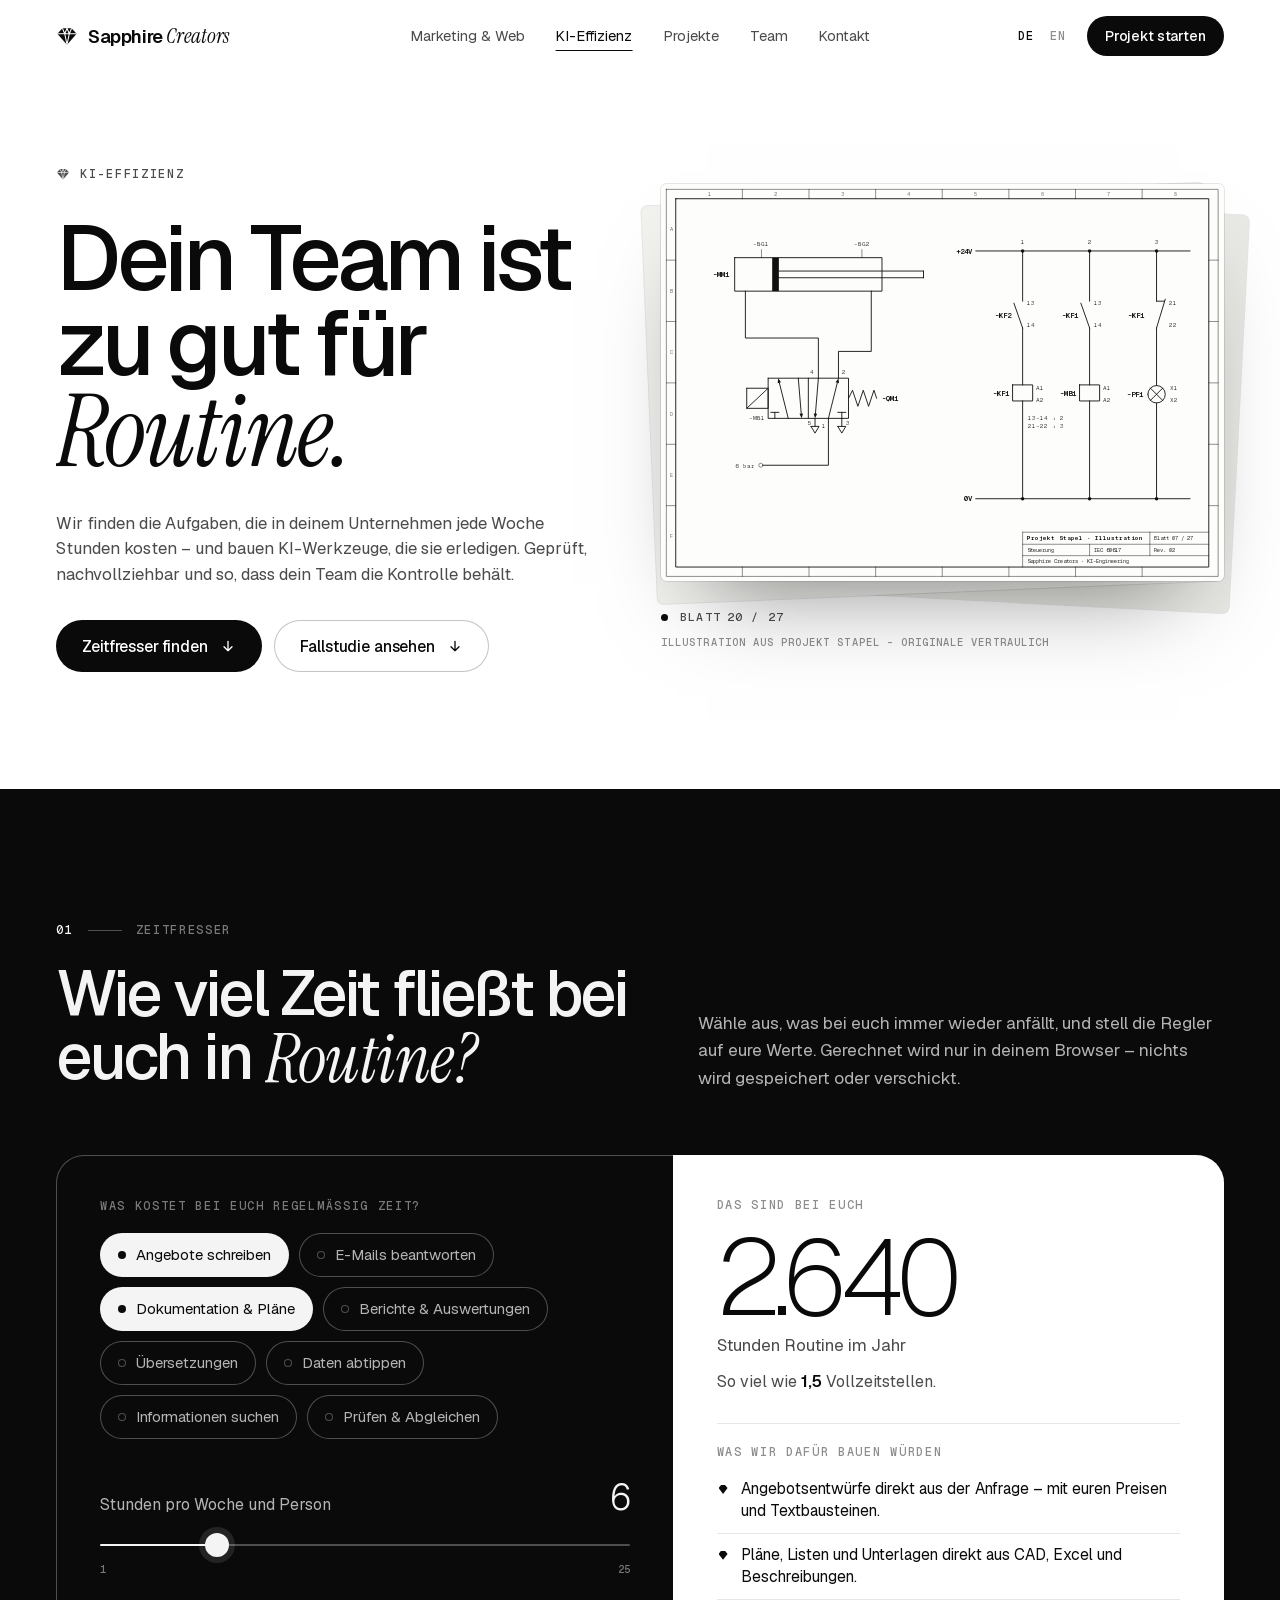
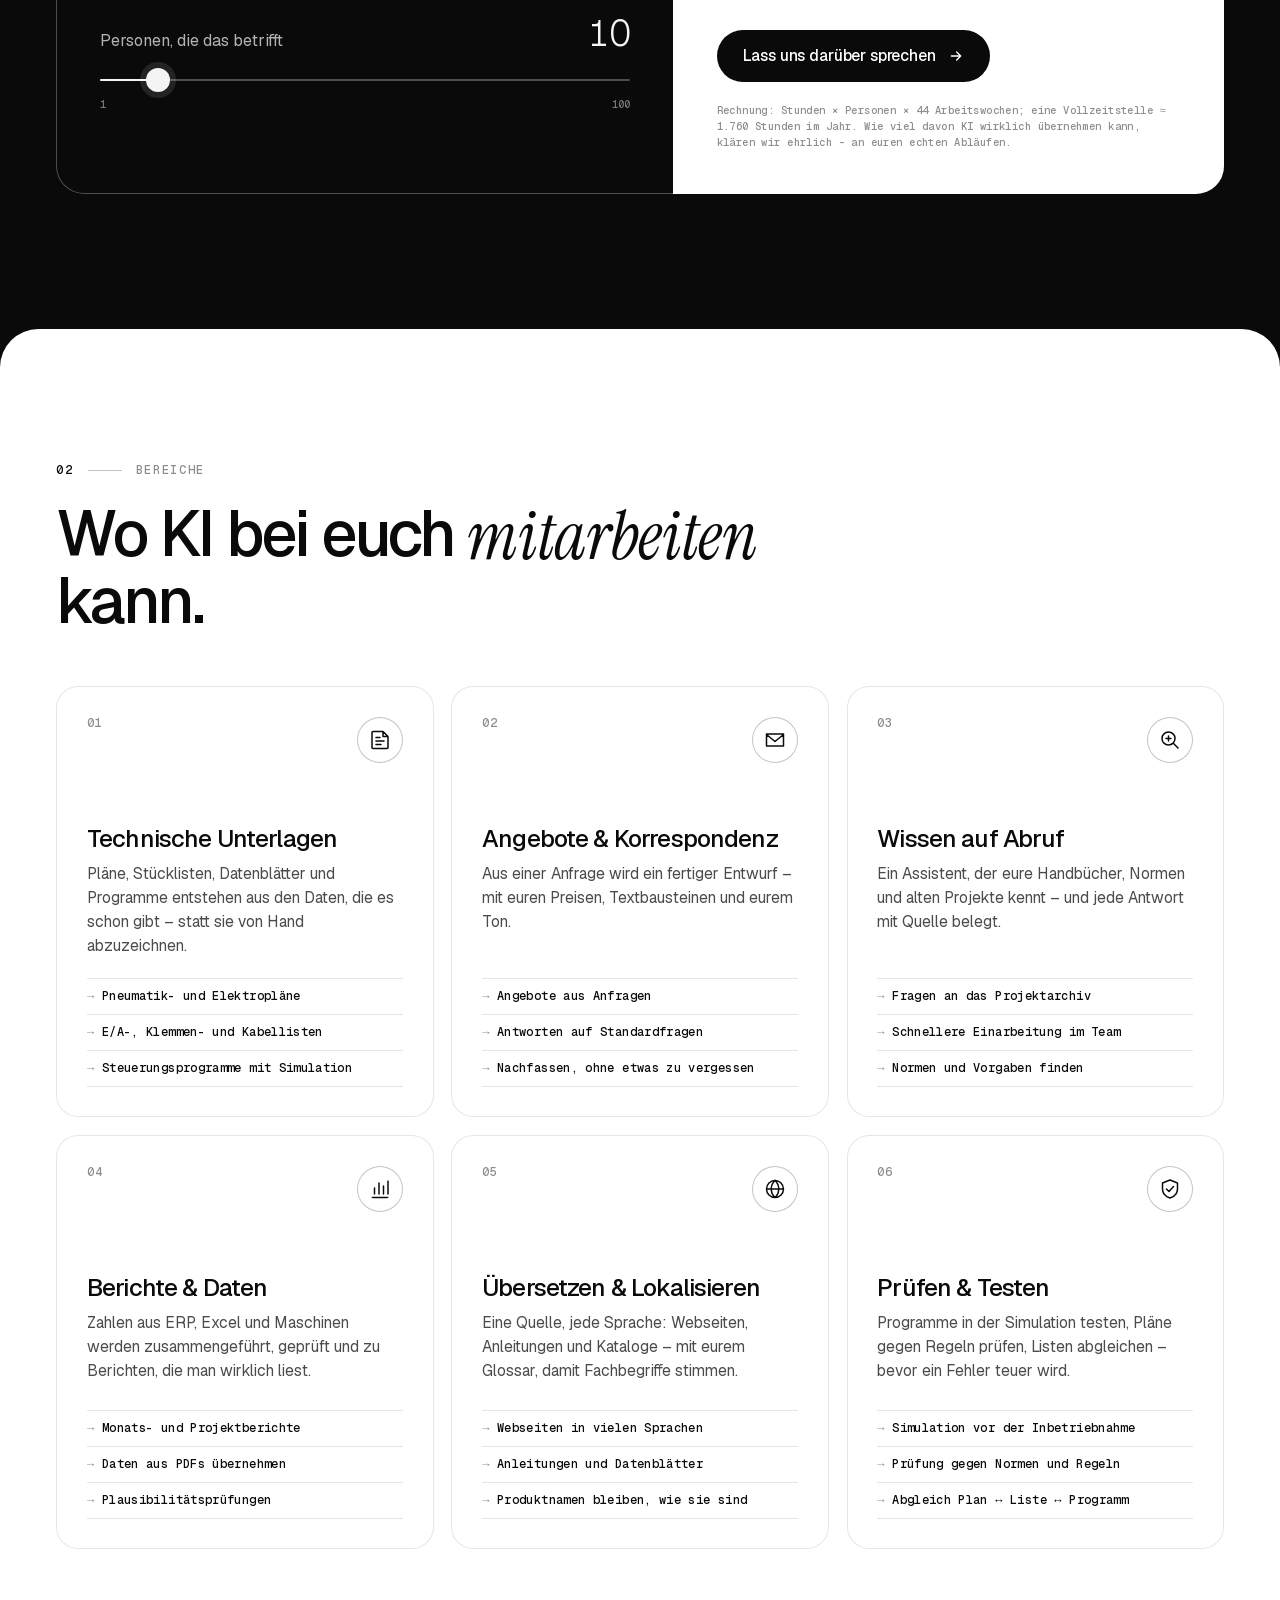
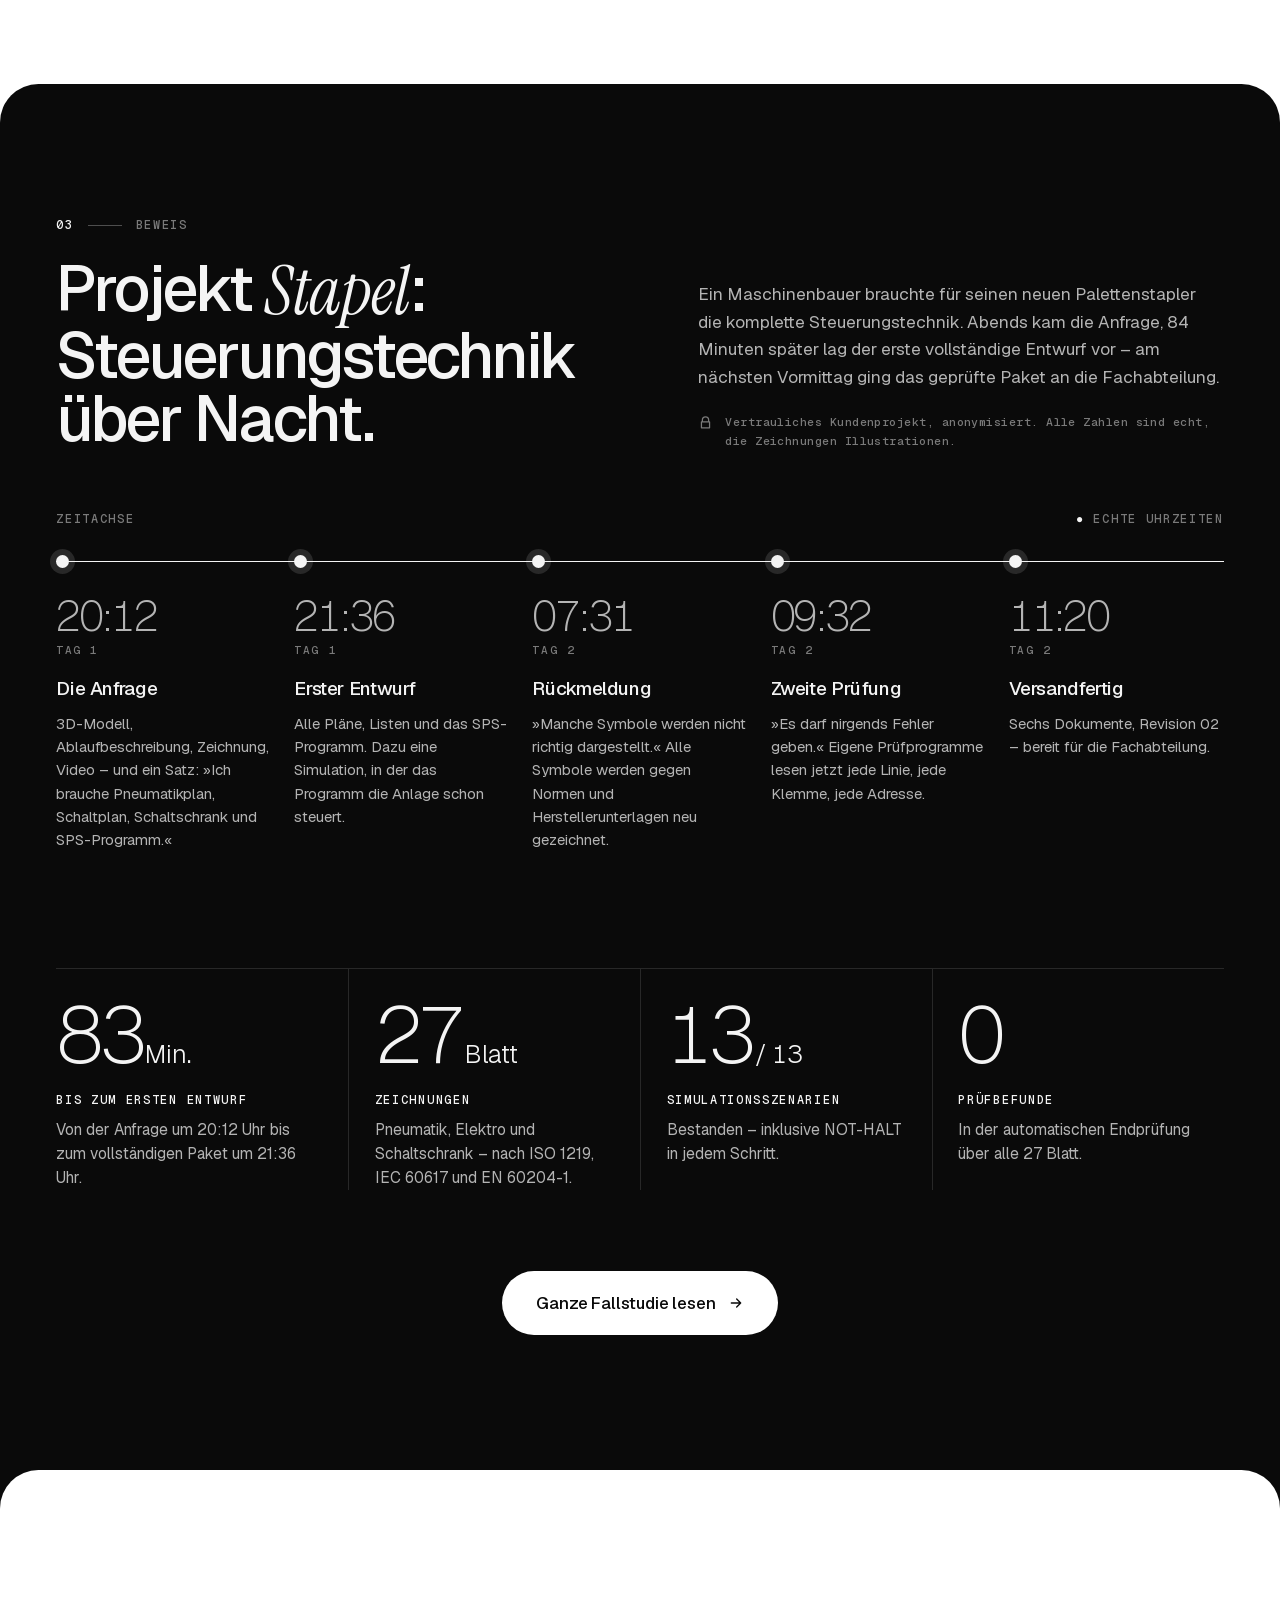
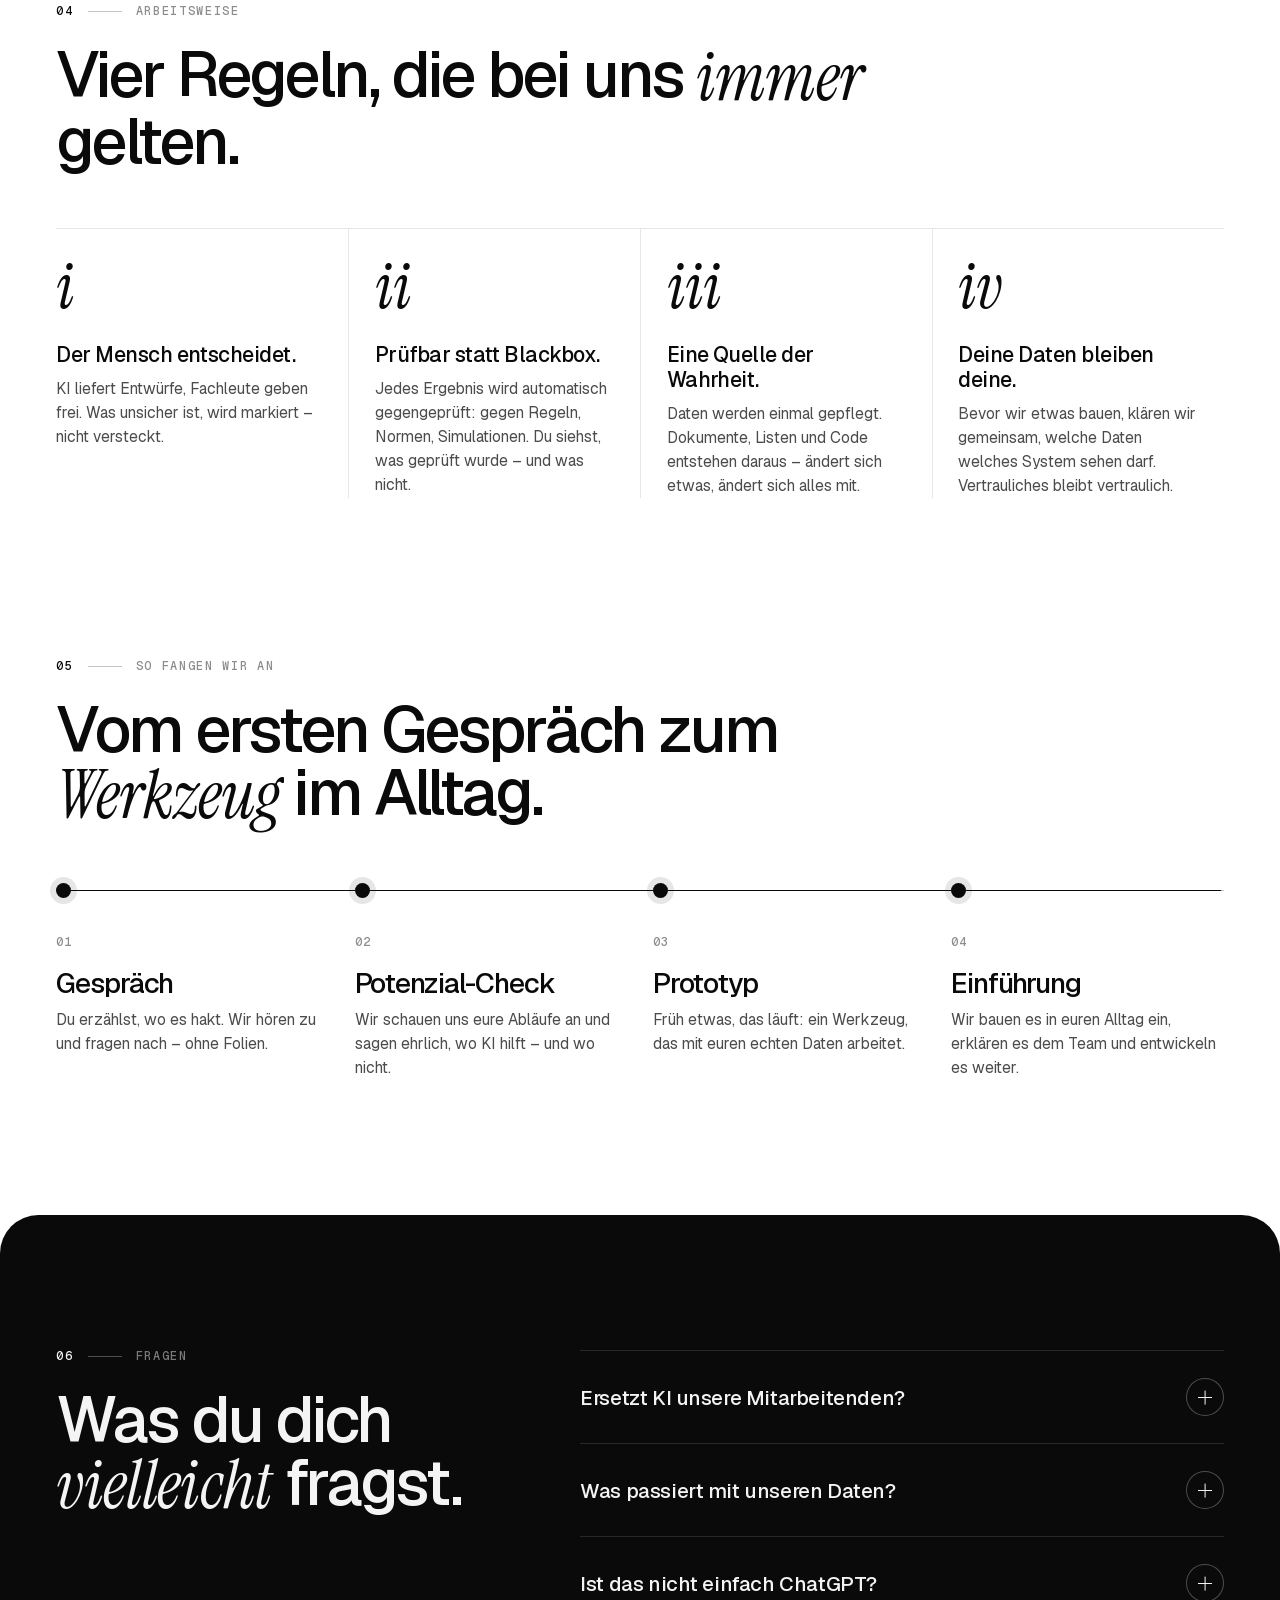
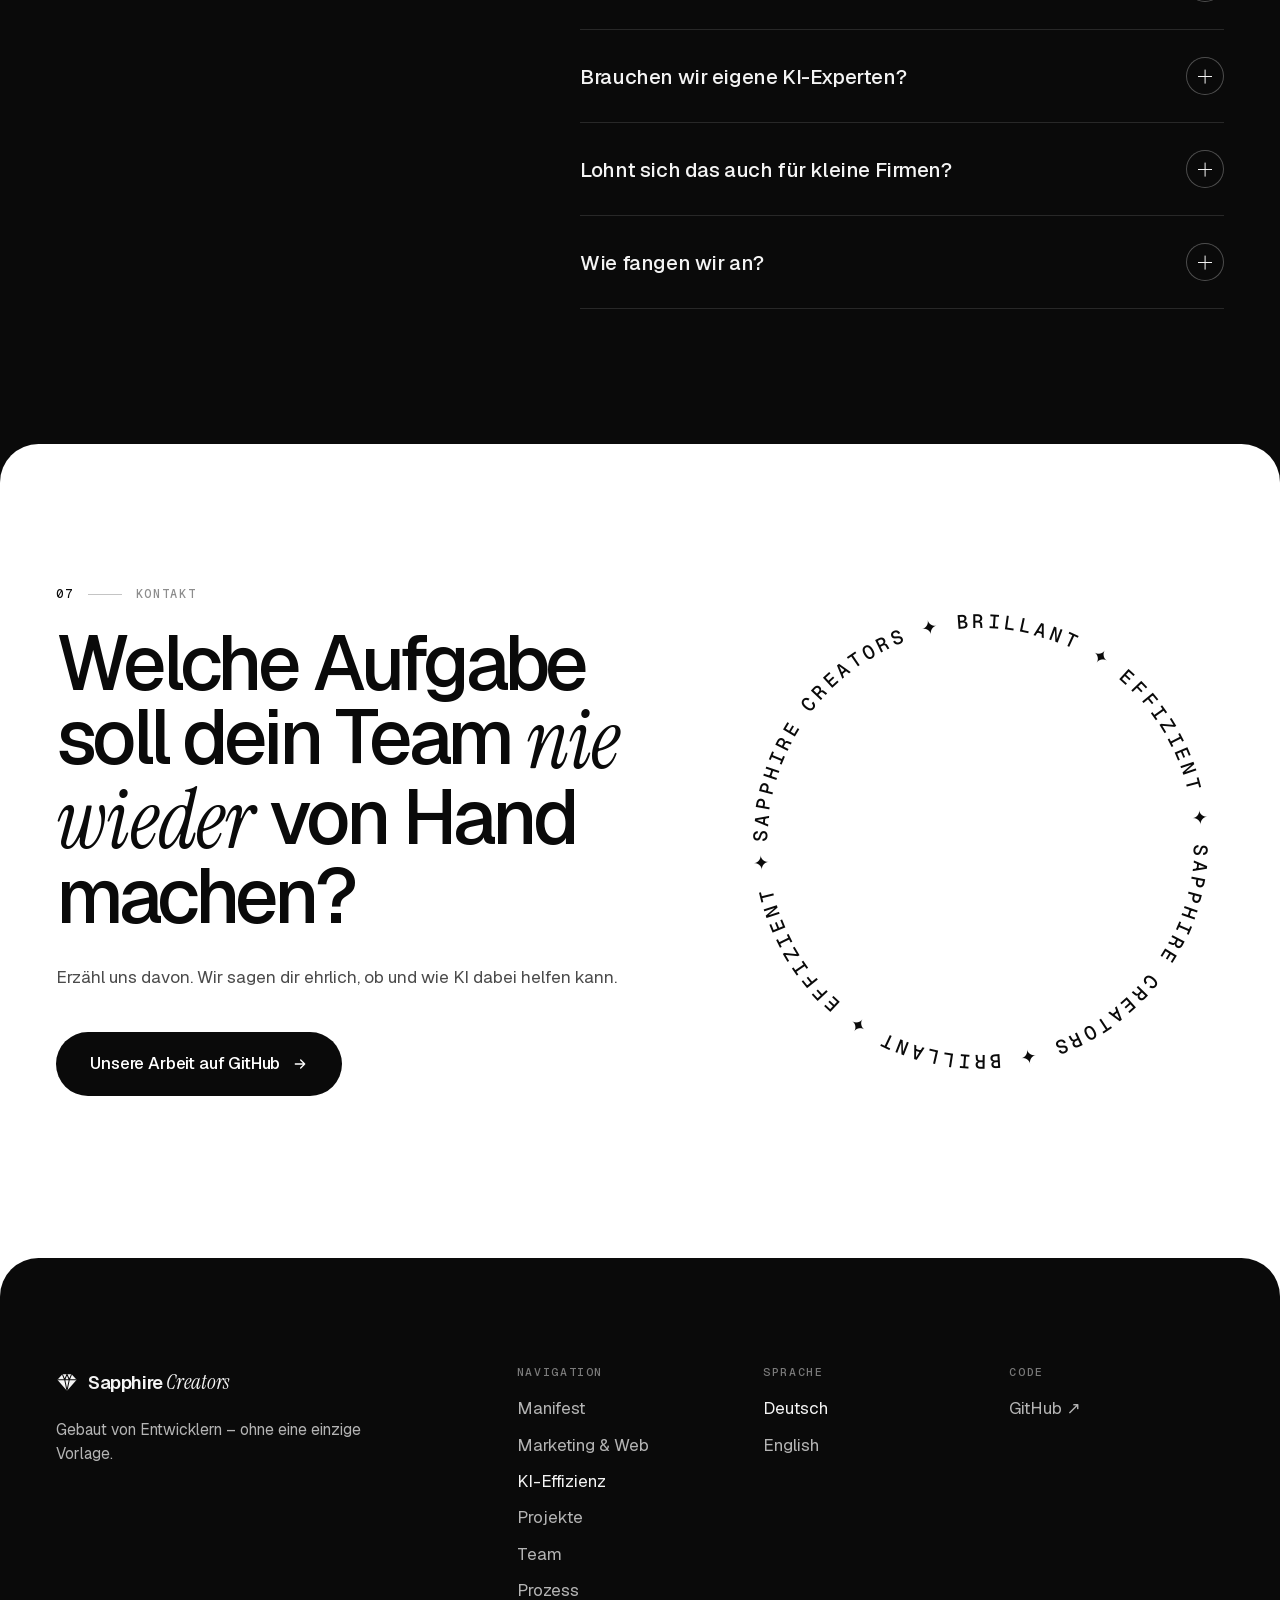
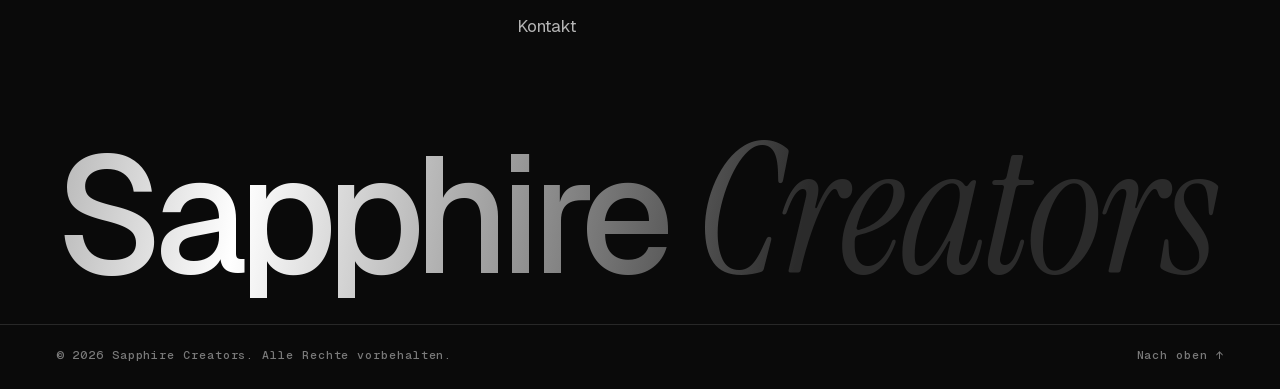
<file: docs/ki-effizienz/index.html>
<!doctype html>
<html lang="de">
<head>
<meta charset="utf-8">
<meta name="viewport" content="width=device-width, initial-scale=1, viewport-fit=cover">
<title>KI-Effizienz – Sapphire Creators</title>
<meta name="description" content="Sapphire Creators baut KI-Werkzeuge, die Routinearbeit erledigen: technische Unterlagen, Angebote, Wissen, Berichte, Übersetzungen und Prüfungen – nachvollziehbar und mit Freigabe durch dein Team.">
<meta name="theme-color" content="#ffffff">
<link rel="canonical" href="https://mzollercreations.github.io/ki-effizienz/">
<link rel="alternate" hreflang="de" href="https://mzollercreations.github.io/ki-effizienz/">
<link rel="alternate" hreflang="en" href="https://mzollercreations.github.io/en/ai-efficiency/">
<link rel="alternate" hreflang="x-default" href="https://mzollercreations.github.io/ki-effizienz/">
<meta property="og:type" content="website">
<meta property="og:site_name" content="Sapphire Creators">
<meta property="og:title" content="KI-Effizienz – Sapphire Creators">
<meta property="og:description" content="Sapphire Creators baut KI-Werkzeuge, die Routinearbeit erledigen: technische Unterlagen, Angebote, Wissen, Berichte, Übersetzungen und Prüfungen – nachvollziehbar und mit Freigabe durch dein Team.">
<meta property="og:url" content="https://mzollercreations.github.io/ki-effizienz/">
<meta property="og:image" content="https://mzollercreations.github.io/assets/img/og-ai-de.png">
<meta property="og:locale" content="de_DE">
<meta name="twitter:card" content="summary_large_image">
<link rel="icon" href="../assets/img/favicon.svg" type="image/svg+xml">
<link rel="preload" href="../assets/fonts/geist-latin.woff2" as="font" type="font/woff2" crossorigin>
<link rel="preload" href="../assets/fonts/instrumentserif-italic-latin.woff2" as="font" type="font/woff2" crossorigin>
<link rel="stylesheet" href="../assets/css/style.css?v=a6fcc54a">
<script>document.documentElement.classList.add('js')</script>
</head>
<body class="page-ai">
<a class="skip" href="#main">Zum Inhalt springen</a>

<svg class="defs" aria-hidden="true" focusable="false">
  <symbol id="mark" viewBox="0 0 24 24"><path style="fill:currentColor" d="M7 3.5h10l5.5 6L12 21.5 1.5 9.5z"/><path style="fill:none;stroke:var(--bg,#fff);stroke-width:1.1;stroke-linejoin:round" d="M1.5 9.5h21M7 3.5l2.5 6 2.5-6 2.5 6 2.5-6M9.5 9.5 12 21.5l2.5-12"/></symbol>
  <symbol id="arr" viewBox="0 0 24 24"><path d="M5 12h14M13 6l6 6-6 6"/></symbol>
  <symbol id="arr-down" viewBox="0 0 24 24"><path d="M12 5v14M6 13l6 6 6-6"/></symbol>
  <symbol id="arr-out" viewBox="0 0 24 24"><path d="M7 17 17 7M9 7h8v8"/></symbol>
</svg>

<header class="nav" id="nav">
  <a class="brand" href="../#top" aria-label="Sapphire Creators">
    <svg class="mark" aria-hidden="true"><use href="#mark"/></svg><span class="wm">Sapphire <em>Creators</em></span>
  </a>
  <nav class="nav-links" aria-label="Menü">
    <a href="../#services">Marketing & Web</a>
    <a href="./" aria-current="page">KI-Effizienz</a>
    <a href="../projekte/">Projekte</a>
    <a href="../#team">Team</a>
    <a href="../#contact">Kontakt</a>
  </nav>
  <div class="nav-right">
    <div class="lang">
      <a href="./" hreflang="de" lang="de" aria-current="page">DE</a><a href="../en/ai-efficiency/" hreflang="en" lang="en">EN</a>
    </div>
    <a class="btn btn-solid btn-small" href="../#contact"><span>Projekt starten</span></a>
    <button class="burger" type="button" aria-expanded="false" aria-controls="menu">
      <span class="sr" data-open="Menü" data-close="Schließen">Menü</span><i></i><i></i>
    </button>
  </div>
  <div class="progress" aria-hidden="true"><i></i></div>
</header>

<div class="menu" id="menu" hidden>
  <nav class="menu-links" aria-label="Menü">
    <a href="../#services"><i>01</i>Marketing & Web</a>
    <a href="./" aria-current="page"><i>02</i>KI-Effizienz</a>
    <a href="../projekte/"><i>03</i>Projekte</a>
    <a href="../#team"><i>04</i>Team</a>
    <a href="../#process"><i>05</i>Prozess</a>
    <a href="../#contact"><i>06</i>Kontakt</a>
  </nav>
  <div class="menu-foot">
    <div class="lang"><a href="./" hreflang="de" lang="de" aria-current="page">DE</a><a href="../en/ai-efficiency/" hreflang="en" lang="en">EN</a></div>
    <a href="https://github.com/mzollercreations" target="_blank" rel="noopener">GitHub ↗</a>
  </div>
</div>

<main id="main">

<!-- ============ HERO: a plan draws itself ============ -->
<section class="ai-hero" id="top">
  <div class="wrap ai-hero-grid">
    <div class="ai-hero-copy">
      <p class="eyebrow"><svg class="mark" aria-hidden="true"><use href="#mark"/></svg>KI-Effizienz</p>
      <h1 class="pj-title ai-title">
        <span class="line"><span class="line-in" style="--d:0">Dein Team ist</span></span>
        <span class="line"><span class="line-in" style="--d:.08">zu gut für</span></span>
        <span class="line"><span class="line-in" style="--d:.16"><em>Routine.</em></span></span>
      </h1>
      <p class="pj-sub">Wir finden die Aufgaben, die in deinem Unternehmen jede Woche Stunden kosten – und bauen KI-Werkzeuge, die sie erledigen. Geprüft, nachvollziehbar und so, dass dein Team die Kontrolle behält.</p>
      <div class="hero-ctas ai-ctas">
        <a class="btn btn-solid" href="#rechner"><span>Zeitfresser finden</span><svg class="arr" aria-hidden="true"><use href="#arr-down"/></svg></a>
        <a class="btn btn-line" href="#stapel-kurz"><span>Fallstudie ansehen</span><svg class="arr" aria-hidden="true"><use href="#arr-down"/></svg></a>
      </div>
    </div>
    <div class="ai-hero-vis">
      <div class="sheets" data-draw>
        <span class="sheet-back sb2" aria-hidden="true"></span><span class="sheet-back sb1" aria-hidden="true"></span>
        <div class="sheet-front"><svg class="dwg" viewBox="0 0 840 594" role="img" aria-label="Illustration eines Steuerungsplans: Pneumatikzylinder mit 5/2-Wegeventil und drei Strompfade mit Relais, Ventilspule und Meldeleuchte"><g class="dwg-frame"><rect class="paper" x="0" y="0" width="840" height="594" rx="4"/><path class="thin" style="--k:0" pathLength="1" d="M8 8H832V586H8Z"/><path class="ink" style="--k:0" pathLength="1" d="M22 22H818V572H22Z"/><path class="thin" style="--k:0" pathLength="1" d="M121.5 8V22M121.5 572V586"/><path class="thin" style="--k:0" pathLength="1" d="M221.0 8V22M221.0 572V586"/><path class="thin" style="--k:0" pathLength="1" d="M320.5 8V22M320.5 572V586"/><path class="thin" style="--k:0" pathLength="1" d="M420.0 8V22M420.0 572V586"/><path class="thin" style="--k:0" pathLength="1" d="M519.5 8V22M519.5 572V586"/><path class="thin" style="--k:0" pathLength="1" d="M619.0 8V22M619.0 572V586"/><path class="thin" style="--k:0" pathLength="1" d="M718.5 8V22M718.5 572V586"/><text x="71.8" y="18" text-anchor="middle" class="zone" style="--k:0">1</text><text x="171.2" y="18" text-anchor="middle" class="zone" style="--k:0">2</text><text x="270.8" y="18" text-anchor="middle" class="zone" style="--k:0">3</text><text x="370.2" y="18" text-anchor="middle" class="zone" style="--k:0">4</text><text x="469.8" y="18" text-anchor="middle" class="zone" style="--k:0">5</text><text x="569.2" y="18" text-anchor="middle" class="zone" style="--k:0">6</text><text x="668.8" y="18" text-anchor="middle" class="zone" style="--k:0">7</text><text x="768.2" y="18" text-anchor="middle" class="zone" style="--k:0">8</text><path class="thin" style="--k:0" pathLength="1" d="M8 113.7H22M818 113.7H832"/><path class="thin" style="--k:0" pathLength="1" d="M8 205.3H22M818 205.3H832"/><path class="thin" style="--k:0" pathLength="1" d="M8 297.0H22M818 297.0H832"/><path class="thin" style="--k:0" pathLength="1" d="M8 388.7H22M818 388.7H832"/><path class="thin" style="--k:0" pathLength="1" d="M8 480.3H22M818 480.3H832"/><text x="15" y="70.8" text-anchor="middle" class="zone" style="--k:0">A</text><text x="15" y="162.5" text-anchor="middle" class="zone" style="--k:0">B</text><text x="15" y="254.2" text-anchor="middle" class="zone" style="--k:0">C</text><text x="15" y="345.8" text-anchor="middle" class="zone" style="--k:0">D</text><text x="15" y="437.5" text-anchor="middle" class="zone" style="--k:0">E</text><text x="15" y="529.2" text-anchor="middle" class="zone" style="--k:0">F</text></g><g class="dwg-tb"><path class="thin" style="--k:1" pathLength="1" d="M540 520H818M540 538H818M540 555H818M540 520V572M730 520V555M640 538V555"/><text x="546" y="532" class="tb-b" style="--k:1">Projekt Stapel · Illustration</text><text x="736" y="532" class="tb" style="--k:1">Blatt 07 / 27</text><text x="546" y="549" class="tb" style="--k:1">Steuerung</text><text x="646" y="549" class="tb" style="--k:1">IEC 60617</text><text x="736" y="549" class="tb" style="--k:1">Rev. 02</text><text x="546" y="566" class="tb" style="--k:1">Sapphire Creators · KI-Engineering</text></g><g class="dwg-ink"><path class="ink" style="--k:2" pathLength="1" d="M110 110H330V160H110Z"/><path class="fill" style="--k:3" d="M166 110h10v50h-10z"/><path class="ink" style="--k:3" pathLength="1" d="M176 130H392M176 140H392M392 130V140"/><path class="thin" style="--k:3" pathLength="1" d="M150 98V110M300 98V110"/><path class="ink" style="--k:5" pathLength="1" d="M235 290V230H126V160"/><path class="ink" style="--k:5" pathLength="1" d="M265 290V250H314V160"/><path class="ink" style="--k:4" pathLength="1" d="M160 290H280V350H160ZM220 290V350"/><path class="ink" style="--k:6" pathLength="1" d="M250 350L263.3 296.8"/><path class="head" style="--k:6" d="M265 290L265.8 297.4L260.8 296.2Z"/><path class="ink" style="--k:6" pathLength="1" d="M235 290L230.6 343.0"/><path class="head" style="--k:6" d="M230 350L228.0 342.8L233.2 343.2Z"/><path class="ink" style="--k:6" pathLength="1" d="M270 350V341M264 341H276"/><path class="ink" style="--k:6" pathLength="1" d="M190 350L176.7 296.8"/><path class="head" style="--k:6" d="M175 290L179.2 296.2L174.2 297.4Z"/><path class="ink" style="--k:6" pathLength="1" d="M205 290L209.4 343.0"/><path class="head" style="--k:6" d="M210 350L206.8 343.2L212.0 342.8Z"/><path class="ink" style="--k:6" pathLength="1" d="M170 350V341M164 341H176"/><path class="ink" style="--k:7" pathLength="1" d="M128 305H160V335H128ZM128 335L160 305"/><path class="ink" style="--k:7" pathLength="1" d="M280 320L286 308L294 332L302 308L310 332L318 308L322 320"/><path class="ink" style="--k:8" pathLength="1" d="M250 350V420H152"/><path class="thin" style="--k:8" pathLength="1" d="M152 420a3 3 0 1 0 -6 0a3 3 0 1 0 6 0"/><path class="ink" style="--k:8" pathLength="1" d="M230 350V362M224 362H236L230 372Z"/><path class="ink" style="--k:8" pathLength="1" d="M270 350V362M264 362H276L270 372Z"/></g><g class="dwg-txt"><text x="102" y="139" text-anchor="end" class="lbl" style="--k:3">-MM1</text><text x="150" y="92" text-anchor="middle" class="sm" style="--k:3">-BG1</text><text x="300" y="92" text-anchor="middle" class="sm" style="--k:3">-BG2</text><text x="229" y="284" text-anchor="end" class="sm" style="--k:6">4</text><text x="271" y="284" class="sm" style="--k:6">2</text><text x="226" y="360" text-anchor="end" class="sm" style="--k:8">5</text><text x="246" y="364" text-anchor="end" class="sm" style="--k:8">1</text><text x="276" y="360" class="sm" style="--k:8">3</text><text x="144" y="352" text-anchor="middle" class="sm" style="--k:7">-MB1</text><text x="330" y="324" class="lbl" style="--k:7">-QM1</text><text x="140" y="424" text-anchor="end" class="sm" style="--k:8">6 bar</text></g><g class="dwg-ink"><path class="ink" style="--k:9" pathLength="1" d="M470 100H790"/><path class="ink" style="--k:9" pathLength="1" d="M470 470H790"/><path class="ink" style="--k:10" pathLength="1" d="M540 100V175"/><path class="ink" style="--k:11" pathLength="1" d="M540 215L527 178"/><path class="ink" style="--k:12" pathLength="1" d="M540 215V300"/><path class="ink" style="--k:12" pathLength="1" d="M525 300h30v24h-30z"/><path class="ink" style="--k:13" pathLength="1" d="M540 324V470"/><path class="ink" style="--k:10" pathLength="1" d="M640 100V175"/><path class="ink" style="--k:11" pathLength="1" d="M640 215L627 178"/><path class="ink" style="--k:12" pathLength="1" d="M640 215V300"/><path class="ink" style="--k:12" pathLength="1" d="M625 300h30v24h-30z"/><path class="ink" style="--k:13" pathLength="1" d="M640 324V470"/><path class="ink" style="--k:10" pathLength="1" d="M740 100V175M740 175h12"/><path class="ink" style="--k:11" pathLength="1" d="M740 215L753 172"/><path class="ink" style="--k:12" pathLength="1" d="M740 215V301"/><path class="ink" style="--k:12" pathLength="1" d="M727 314a13 13 0 1 0 26 0a13 13 0 1 0 -26 0"/><path class="ink" style="--k:12" pathLength="1" d="M730.8 304.8L749.2 323.2M749.2 304.8L730.8 323.2"/><path class="ink" style="--k:13" pathLength="1" d="M740 327V470"/><circle class="dot" style="--k:13" cx="540" cy="100" r="2.6"/><circle class="dot" style="--k:13" cx="540" cy="470" r="2.6"/><circle class="dot" style="--k:13" cx="640" cy="100" r="2.6"/><circle class="dot" style="--k:13" cx="640" cy="470" r="2.6"/><circle class="dot" style="--k:13" cx="740" cy="100" r="2.6"/><circle class="dot" style="--k:13" cx="740" cy="470" r="2.6"/></g><g class="dwg-txt"><text x="464" y="104" text-anchor="end" class="lbl" style="--k:9">+24V</text><text x="464" y="474" text-anchor="end" class="lbl" style="--k:9">0V</text><text x="522" y="200" text-anchor="end" class="lbl" style="--k:11">-KF2</text><text x="546" y="181" class="sm" style="--k:11">13</text><text x="546" y="214" class="sm" style="--k:11">14</text><text x="520" y="316" text-anchor="end" class="lbl" style="--k:12">-KF1</text><text x="560" y="307" class="sm" style="--k:12">A1</text><text x="560" y="325" class="sm" style="--k:12">A2</text><text x="622" y="200" text-anchor="end" class="lbl" style="--k:11">-KF1</text><text x="646" y="181" class="sm" style="--k:11">13</text><text x="646" y="214" class="sm" style="--k:11">14</text><text x="620" y="316" text-anchor="end" class="lbl" style="--k:12">-MB1</text><text x="660" y="307" class="sm" style="--k:12">A1</text><text x="660" y="325" class="sm" style="--k:12">A2</text><text x="722" y="200" text-anchor="end" class="lbl" style="--k:11">-KF1</text><text x="758" y="181" class="sm" style="--k:11">21</text><text x="758" y="214" class="sm" style="--k:11">22</text><text x="720" y="318" text-anchor="end" class="lbl" style="--k:12">-PF1</text><text x="760" y="307" class="sm" style="--k:12">X1</text><text x="760" y="325" class="sm" style="--k:12">X2</text><text x="540" y="90" text-anchor="middle" class="sm" style="--k:9">1</text><text x="640" y="90" text-anchor="middle" class="sm" style="--k:9">2</text><text x="740" y="90" text-anchor="middle" class="sm" style="--k:9">3</text><text x="548" y="352" class="sm" style="--k:13">13-14 › 2</text><text x="548" y="365" class="sm" style="--k:13">21-22 › 3</text></g></svg></div>
      </div>
      <div class="sheet-status" aria-hidden="true">
        <span class="ss-left"><b class="ss-dot"></b>Blatt <span data-sheetcount data-to="27">01 / 27</span></span>
        <span class="ss-right">Prüfung: 0 Befunde</span>
      </div>
      <p class="sheet-note">Illustration aus Projekt Stapel – Originale vertraulich</p>
    </div>
  </div>
</section>

<!-- ============ CALCULATOR: where the time goes ============ -->
<section class="calc-sec dark" id="rechner" data-dark>
  <div class="wrap">
    <div class="calc-head">
      <div>
        <p class="label"><i>01</i>Zeitfresser</p>
        <h2 class="h2" data-split>Wie viel Zeit fließt bei euch in <em>Routine?</em></h2>
      </div>
      <p class="lead" data-reveal>Wähle aus, was bei euch immer wieder anfällt, und stell die Regler auf eure Werte. Gerechnet wird nur in deinem Browser – nichts wird gespeichert oder verschickt.</p>
    </div>
    <div class="calc" data-calc data-reveal>
      <div class="calc-inputs">
        <fieldset class="calc-tasks">
          <legend>Was kostet bei euch regelmäßig Zeit?</legend>
          <div class="chips">
            <button class="chip" type="button" aria-pressed="true" data-task="1">Angebote schreiben</button>
            <button class="chip" type="button" aria-pressed="false" data-task="2">E-Mails beantworten</button>
            <button class="chip" type="button" aria-pressed="true" data-task="3">Dokumentation & Pläne</button>
            <button class="chip" type="button" aria-pressed="false" data-task="4">Berichte & Auswertungen</button>
            <button class="chip" type="button" aria-pressed="false" data-task="5">Übersetzungen</button>
            <button class="chip" type="button" aria-pressed="false" data-task="6">Daten abtippen</button>
            <button class="chip" type="button" aria-pressed="false" data-task="7">Informationen suchen</button>
            <button class="chip" type="button" aria-pressed="false" data-task="8">Prüfen & Abgleichen</button>
          </div>
        </fieldset>
        <div class="calc-range">
          <div class="cr-top"><label for="calc-h">Stunden pro Woche und Person</label><output for="calc-h" data-calc-out="h">6</output></div>
          <input id="calc-h" type="range" min="1" max="25" step="1" value="6" data-calc-in="h">
          <div class="cr-scale" aria-hidden="true"><span>1</span><span>25</span></div>
        </div>
        <div class="calc-range">
          <div class="cr-top"><label for="calc-p">Personen, die das betrifft</label><output for="calc-p" data-calc-out="p">10</output></div>
          <input id="calc-p" type="range" min="1" max="100" step="1" value="10" data-calc-in="p">
          <div class="cr-scale" aria-hidden="true"><span>1</span><span>100</span></div>
        </div>
      </div>
      <div class="calc-result" aria-live="polite">
        <span class="calc-k">Das sind bei euch</span>
        <div class="calc-num"><span data-calc-total>2.640</span></div>
        <span class="calc-unit">Stunden Routine im Jahr</span>
        <p class="calc-fte">So viel wie <b data-calc-fte>1,5</b> Vollzeitstellen.</p>
        <div class="calc-build">
          <h3>Was wir dafür bauen würden</h3>
          <ul>
            <li data-task="1">Angebotsentwürfe direkt aus der Anfrage – mit euren Preisen und Textbausteinen.</li>
            <li data-task="2" hidden>Antwortentwürfe für wiederkehrende Anfragen, die dein Team nur noch prüft.</li>
            <li data-task="3">Pläne, Listen und Unterlagen direkt aus CAD, Excel und Beschreibungen.</li>
            <li data-task="4" hidden>Berichte, die sich aus euren Daten selbst zusammenstellen und plausibel prüfen.</li>
            <li data-task="5" hidden>Übersetzungen mit eurem Glossar – Fachbegriffe stimmen, Produktnamen bleiben.</li>
            <li data-task="6" hidden>Daten aus PDFs, Formularen und Mails automatisch im richtigen System.</li>
            <li data-task="7" hidden>Ein Assistent, der euer Wissen durchsucht und jede Antwort mit Quelle belegt.</li>
            <li data-task="8" hidden>Prüfprogramme, die Pläne, Listen und Programme gegeneinander abgleichen.</li>
          </ul>
          <p class="calc-empty" hidden>Wähle oben aus, was bei euch Zeit kostet.</p>
        </div>
        <a class="btn btn-solid" href="#contact"><span>Lass uns darüber sprechen</span><svg class="arr" aria-hidden="true"><use href="#arr"/></svg></a>
        <p class="calc-note">Rechnung: Stunden × Personen × 44 Arbeitswochen; eine Vollzeitstelle ≈ 1.760 Stunden im Jahr. Wie viel davon KI wirklich übernehmen kann, klären wir ehrlich – an euren echten Abläufen.</p>
      </div>
    </div>
  </div>
</section>

<!-- ============ AREAS ============ -->
<section class="sheet areas" id="bereiche">
  <div class="wrap">
    <div class="pj-sec-head">
      <p class="label"><i>02</i>Bereiche</p>
      <h2 class="h2" data-split>Wo KI bei euch <em>mitarbeiten</em> kann.</h2>
    </div>
    <div class="area-grid">
      <article class="area" data-reveal>
        <div class="area-top"><span class="area-num">01</span><svg class="area-ico" viewBox="0 0 24 24" aria-hidden="true"><path d="M4 3.5h11l5 5v12H4zM15 3.5v5h5M8 13h8M8 16.5h5M8 9.5h4"/></svg></div>
        <h3>Technische Unterlagen</h3><p>Pläne, Stücklisten, Datenblätter und Programme entstehen aus den Daten, die es schon gibt – statt sie von Hand abzuzeichnen.</p>
        <ul class="area-ex"><li>Pneumatik- und Elektropläne</li><li>E/A-, Klemmen- und Kabellisten</li><li>Steuerungsprogramme mit Simulation</li></ul>
      </article>
      <article class="area" data-reveal style="--d:80">
        <div class="area-top"><span class="area-num">02</span><svg class="area-ico" viewBox="0 0 24 24" aria-hidden="true"><path d="M3.5 6h17v12h-17zM3.5 6.5l8.5 7 8.5-7"/></svg></div>
        <h3>Angebote & Korrespondenz</h3><p>Aus einer Anfrage wird ein fertiger Entwurf – mit euren Preisen, Textbausteinen und eurem Ton.</p>
        <ul class="area-ex"><li>Angebote aus Anfragen</li><li>Antworten auf Standardfragen</li><li>Nachfassen, ohne etwas zu vergessen</li></ul>
      </article>
      <article class="area" data-reveal style="--d:160">
        <div class="area-top"><span class="area-num">03</span><svg class="area-ico" viewBox="0 0 24 24" aria-hidden="true"><path d="M10.5 4a6.5 6.5 0 1 0 0 13 6.5 6.5 0 0 0 0-13zM15.3 15.3 20.5 20.5M8 10.5h5M10.5 8v5"/></svg></div>
        <h3>Wissen auf Abruf</h3><p>Ein Assistent, der eure Handbücher, Normen und alten Projekte kennt – und jede Antwort mit Quelle belegt.</p>
        <ul class="area-ex"><li>Fragen an das Projektarchiv</li><li>Schnellere Einarbeitung im Team</li><li>Normen und Vorgaben finden</li></ul>
      </article>
      <article class="area" data-reveal>
        <div class="area-top"><span class="area-num">04</span><svg class="area-ico" viewBox="0 0 24 24" aria-hidden="true"><path d="M4 20.5h16M6.5 17V11M11 17V6M15.5 17v-8M20 17V4"/></svg></div>
        <h3>Berichte & Daten</h3><p>Zahlen aus ERP, Excel und Maschinen werden zusammengeführt, geprüft und zu Berichten, die man wirklich liest.</p>
        <ul class="area-ex"><li>Monats- und Projektberichte</li><li>Daten aus PDFs übernehmen</li><li>Plausibilitätsprüfungen</li></ul>
      </article>
      <article class="area" data-reveal style="--d:80">
        <div class="area-top"><span class="area-num">05</span><svg class="area-ico" viewBox="0 0 24 24" aria-hidden="true"><path d="M12 3.5a8.5 8.5 0 1 0 0 17 8.5 8.5 0 0 0 0-17zM3.5 12h17M12 3.5c2.6 2.4 3.8 5.2 3.8 8.5S14.6 18.1 12 20.5M12 3.5C9.4 5.9 8.2 8.7 8.2 12s1.2 6.1 3.8 8.5"/></svg></div>
        <h3>Übersetzen & Lokalisieren</h3><p>Eine Quelle, jede Sprache: Webseiten, Anleitungen und Kataloge – mit eurem Glossar, damit Fachbegriffe stimmen.</p>
        <ul class="area-ex"><li>Webseiten in vielen Sprachen</li><li>Anleitungen und Datenblätter</li><li>Produktnamen bleiben, wie sie sind</li></ul>
      </article>
      <article class="area" data-reveal style="--d:160">
        <div class="area-top"><span class="area-num">06</span><svg class="area-ico" viewBox="0 0 24 24" aria-hidden="true"><path d="M12 3 4.5 6v5.5c0 4.6 3.1 8.1 7.5 9.5 4.4-1.4 7.5-4.9 7.5-9.5V6zM8.5 12l2.5 2.5 4.5-5"/></svg></div>
        <h3>Prüfen & Testen</h3><p>Programme in der Simulation testen, Pläne gegen Regeln prüfen, Listen abgleichen – bevor ein Fehler teuer wird.</p>
        <ul class="area-ex"><li>Simulation vor der Inbetriebnahme</li><li>Prüfung gegen Normen und Regeln</li><li>Abgleich Plan ↔ Liste ↔ Programm</li></ul>
      </article>
    </div>
  </div>
</section>

<!-- ============ PROOF: Projekt Stapel, short ============ -->
<section class="sheet dark ai-case" id="stapel-kurz" data-dark>
  <div class="wrap">
    <div class="ai-case-head">
      <div>
        <p class="label"><i>03</i>Beweis</p>
        <h2 class="h2" data-split>Projekt <em>Stapel</em>: Steuerungstechnik über Nacht.</h2>
      </div>
      <div>
        <p class="lead" data-reveal>Ein Maschinenbauer brauchte für seinen neuen Palettenstapler die komplette Steuerungstechnik. Abends kam die Anfrage, 84 Minuten später lag der erste vollständige Entwurf vor – am nächsten Vormittag ging das geprüfte Paket an die Fachabteilung.</p>
        <p class="conf-note" data-reveal><svg viewBox="0 0 24 24" aria-hidden="true"><path d="M7 11V8a5 5 0 0 1 10 0v3M5.5 11h13v9.5h-13z"/></svg>Vertrauliches Kundenprojekt, anonymisiert. Alle Zahlen sind echt, die Zeichnungen Illustrationen.</p>
      </div>
    </div>
    <div class="tl" data-progress>
  <p class="tl-k"><span>Zeitachse</span><span class="tl-k-r">Echte Uhrzeiten</span></p>
  <ol class="tl-list">
    <li class="tl-item"><span class="tl-dot" aria-hidden="true"></span><p class="tl-when"><time>20:12</time><span>Tag 1</span></p><h3>Die Anfrage</h3><p>3D-Modell, Ablaufbeschreibung, Zeichnung, Video – und ein Satz: »Ich brauche Pneumatikplan, Schaltplan, Schaltschrank und SPS-Programm.«</p></li>
    <li class="tl-item"><span class="tl-dot" aria-hidden="true"></span><p class="tl-when"><time>21:36</time><span>Tag 1</span></p><h3>Erster Entwurf</h3><p>Alle Pläne, Listen und das SPS-Programm. Dazu eine Simulation, in der das Programm die Anlage schon steuert.</p></li>
    <li class="tl-item"><span class="tl-dot" aria-hidden="true"></span><p class="tl-when"><time>07:31</time><span>Tag 2</span></p><h3>Rückmeldung</h3><p>»Manche Symbole werden nicht richtig dargestellt.« Alle Symbole werden gegen Normen und Herstellerunterlagen neu gezeichnet.</p></li>
    <li class="tl-item"><span class="tl-dot" aria-hidden="true"></span><p class="tl-when"><time>09:32</time><span>Tag 2</span></p><h3>Zweite Prüfung</h3><p>»Es darf nirgends Fehler geben.« Eigene Prüfprogramme lesen jetzt jede Linie, jede Klemme, jede Adresse.</p></li>
    <li class="tl-item"><span class="tl-dot" aria-hidden="true"></span><p class="tl-when"><time>11:20</time><span>Tag 2</span></p><h3>Versandfertig</h3><p>Sechs Dokumente, Revision 02 – bereit für die Fachabteilung.</p></li>
  </ol>
</div>
    <div class="case-stats">
  <div class="cstat" data-reveal>
    <div class="cstat-num"><span data-count-from="0" data-count-to="84">84</span><small>Min.</small></div>
    <h3>Bis zum ersten Entwurf</h3><p>Von der Anfrage um 20:12 Uhr bis zum vollständigen Paket um 21:36 Uhr.</p>
  </div>
  <div class="cstat" data-reveal style="--d:90">
    <div class="cstat-num"><span data-count-from="0" data-count-to="27">27</span><small>Blatt</small></div>
    <h3>Zeichnungen</h3><p>Pneumatik, Elektro und Schaltschrank – nach ISO 1219, IEC 60617 und EN 60204-1.</p>
  </div>
  <div class="cstat" data-reveal style="--d:180">
    <div class="cstat-num"><span data-count-from="0" data-count-to="13">13</span><small>/ 13</small></div>
    <h3>Simulationsszenarien</h3><p>Bestanden – inklusive NOT-HALT in jedem Schritt.</p>
  </div>
  <div class="cstat" data-reveal style="--d:270">
    <div class="cstat-num"><span data-count-from="40" data-count-to="0">0</span></div>
    <h3>Prüfbefunde</h3><p>In der automatischen Endprüfung über alle 27 Blatt.</p>
  </div>
</div>
    <div class="ai-case-cta" data-reveal>
      <a class="btn btn-light btn-xl" href="../projekte/#stapel"><span>Ganze Fallstudie lesen</span><svg class="arr" aria-hidden="true"><use href="#arr"/></svg></a>
    </div>
  </div>
</section>

<!-- ============ PRINCIPLES + HOW WE START ============ -->
<section class="sheet principles">
  <div class="wrap">
    <div class="pj-sec-head">
      <p class="label"><i>04</i>Arbeitsweise</p>
      <h2 class="h2" data-split>Vier Regeln, die bei uns <em>immer</em> gelten.</h2>
    </div>
    <div class="pr-grid">
      <article class="pr" data-reveal><span class="pr-num">i</span><h3>Der Mensch entscheidet.</h3><p>KI liefert Entwürfe, Fachleute geben frei. Was unsicher ist, wird markiert – nicht versteckt.</p></article>
      <article class="pr" data-reveal style="--d:80"><span class="pr-num">ii</span><h3>Prüfbar statt Blackbox.</h3><p>Jedes Ergebnis wird automatisch gegengeprüft: gegen Regeln, Normen, Simulationen. Du siehst, was geprüft wurde – und was nicht.</p></article>
      <article class="pr" data-reveal style="--d:160"><span class="pr-num">iii</span><h3>Eine Quelle der Wahrheit.</h3><p>Daten werden einmal gepflegt. Dokumente, Listen und Code entstehen daraus – ändert sich etwas, ändert sich alles mit.</p></article>
      <article class="pr" data-reveal style="--d:240"><span class="pr-num">iv</span><h3>Deine Daten bleiben deine.</h3><p>Bevor wir etwas bauen, klären wir gemeinsam, welche Daten welches System sehen darf. Vertrauliches bleibt vertraulich.</p></article>
    </div>

    <div class="pj-sec-head steps-head">
      <p class="label"><i>05</i>So fangen wir an</p>
      <h2 class="h2" data-split>Vom ersten Gespräch zum <em>Werkzeug</em> im Alltag.</h2>
    </div>
    <ol class="steps" data-progress>
      <li class="step" data-reveal><span class="step-dot"></span><span class="step-num">01</span><h3>Gespräch</h3><p>Du erzählst, wo es hakt. Wir hören zu und fragen nach – ohne Folien.</p></li>
      <li class="step" data-reveal style="--d:90"><span class="step-dot"></span><span class="step-num">02</span><h3>Potenzial-Check</h3><p>Wir schauen uns eure Abläufe an und sagen ehrlich, wo KI hilft – und wo nicht.</p></li>
      <li class="step" data-reveal style="--d:180"><span class="step-dot"></span><span class="step-num">03</span><h3>Prototyp</h3><p>Früh etwas, das läuft: ein Werkzeug, das mit euren echten Daten arbeitet.</p></li>
      <li class="step" data-reveal style="--d:270"><span class="step-dot"></span><span class="step-num">04</span><h3>Einführung</h3><p>Wir bauen es in euren Alltag ein, erklären es dem Team und entwickeln es weiter.</p></li>
    </ol>
  </div>
</section>

<!-- ============ FAQ ============ -->
<section class="sheet dark faq" data-dark>
  <div class="wrap faq-grid">
    <div class="faq-head">
      <p class="label"><i>06</i>Fragen</p>
      <h2 class="h2" data-split>Was du dich <em>vielleicht</em> fragst.</h2>
    </div>
    <div class="faq-list" data-reveal>
      <details><summary>Ersetzt KI unsere Mitarbeitenden?<i aria-hidden="true"></i></summary><p>Nein – und das ist auch nicht das Ziel. Wir nehmen deinem Team Routine ab, damit mehr Zeit bleibt für Kunden, Entwicklung und Entscheidungen. Verantwortung und Freigabe bleiben bei euch.</p></details>
      <details><summary>Was passiert mit unseren Daten?<i aria-hidden="true"></i></summary><p>Bevor wir etwas bauen, klären wir gemeinsam, welche Daten verarbeitet werden dürfen und wo. Vertrauliche Projekte behandeln wir vertraulich – unsere Fallstudie ist aus genau diesem Grund anonymisiert.</p></details>
      <details><summary>Ist das nicht einfach ChatGPT?<i aria-hidden="true"></i></summary><p>Ein Chatfenster ist ein Anfang. Wir bauen Werkzeuge, die in eure Abläufe passen: mit euren Vorlagen, Normen und Daten – und mit eingebauter Prüfung, damit die Ergebnisse belastbar sind.</p></details>
      <details><summary>Brauchen wir eigene KI-Experten?<i aria-hidden="true"></i></summary><p>Nein. Wir bauen die Werkzeuge so, dass dein Team sie im Alltag nutzen kann, und zeigen, wie sie funktionieren.</p></details>
      <details><summary>Lohnt sich das auch für kleine Firmen?<i aria-hidden="true"></i></summary><p>Gerade dort. Wo wenige Menschen viele Aufgaben stemmen, macht jede gesparte Stunde einen Unterschied. Der Rechner oben gibt dir einen ersten Eindruck.</p></details>
      <details><summary>Wie fangen wir an?<i aria-hidden="true"></i></summary><p>Mit einem Gespräch über eure Abläufe. Danach wissen beide Seiten, wo KI wirklich hilft – und wo nicht.</p></details>
    </div>
  </div>
</section>

<!-- ============ CONTACT ============ -->
<section class="sheet contact" id="contact">
  <div class="wrap contact-grid">
    <div class="contact-copy">
      <p class="label"><i>07</i>Kontakt</p>
      <h2 class="contact-title" data-split>Welche Aufgabe soll dein Team <em>nie wieder</em> von Hand machen?</h2>
      <p class="lead" data-reveal>Erzähl uns davon. Wir sagen dir ehrlich, ob und wie KI dabei helfen kann.</p>
      <div class="contact-cta" data-reveal style="--d:120">
        <a class="btn btn-solid btn-xl" href="https://github.com/mzollercreations" target="_blank" rel="noopener"><span>Unsere Arbeit auf GitHub</span><svg class="arr" aria-hidden="true"><use href="#arr"/></svg></a>
      </div>
    </div>
    <div class="contact-gem" data-gem-box>
      <canvas class="gem-canvas" aria-hidden="true"></canvas>
      <svg class="ring" viewBox="0 0 200 200" aria-hidden="true"><defs><path id="ringpath" d="M100,100 m-88,0 a88,88 0 1,1 176,0 a88,88 0 1,1 -176,0"/></defs><text textLength="548" lengthAdjust="spacing"><textPath href="#ringpath">Sapphire Creators ✦ brillant ✦ effizient ✦ Sapphire Creators ✦ brillant ✦ effizient ✦ </textPath></text></svg>
    </div>
  </div>
</section>

</main>

<footer class="footer dark" data-dark>
  <div class="wrap footer-grid">
    <div class="footer-brand">
      <a class="brand" href="../#top" aria-label="Sapphire Creators"><svg class="mark" aria-hidden="true"><use href="#mark"/></svg><span class="wm">Sapphire <em>Creators</em></span></a>
      <p class="footer-tag">Gebaut von Entwicklern – ohne eine einzige Vorlage.</p>
    </div>
    <div>
      <h4>Navigation</h4>
      <ul>
        <li><a href="../#manifest">Manifest</a></li>
        <li><a href="../#services">Marketing & Web</a></li>
        <li><a href="./" aria-current="page">KI-Effizienz</a></li>
        <li><a href="../projekte/">Projekte</a></li>
        <li><a href="../#team">Team</a></li>
        <li><a href="../#process">Prozess</a></li>
        <li><a href="../#contact">Kontakt</a></li>
      </ul>
    </div>
    <div>
      <h4>Sprache</h4>
      <ul>
        <li><a href="./" hreflang="de" lang="de" aria-current="page">Deutsch</a></li>
        <li><a href="../en/ai-efficiency/" hreflang="en" lang="en">English</a></li>
      </ul>
    </div>
    <div>
      <h4>Code</h4>
      <ul>
        <li><a href="https://github.com/mzollercreations" target="_blank" rel="noopener">GitHub ↗</a></li>
      </ul>
    </div>
  </div>
  <div class="footer-word" aria-hidden="true"><span>Sapphire <em>Creators</em></span></div>
  <div class="wrap footer-bottom">
    <span>© 2026 Sapphire Creators. Alle Rechte vorbehalten.</span>
    <a href="#top">Nach oben ↑</a>
  </div>
</footer>

<script src="../assets/js/gem.js?v=a6fcc54a" defer></script>
<script src="../assets/js/main.js?v=a6fcc54a" defer></script>
</body>
</html>
</file>
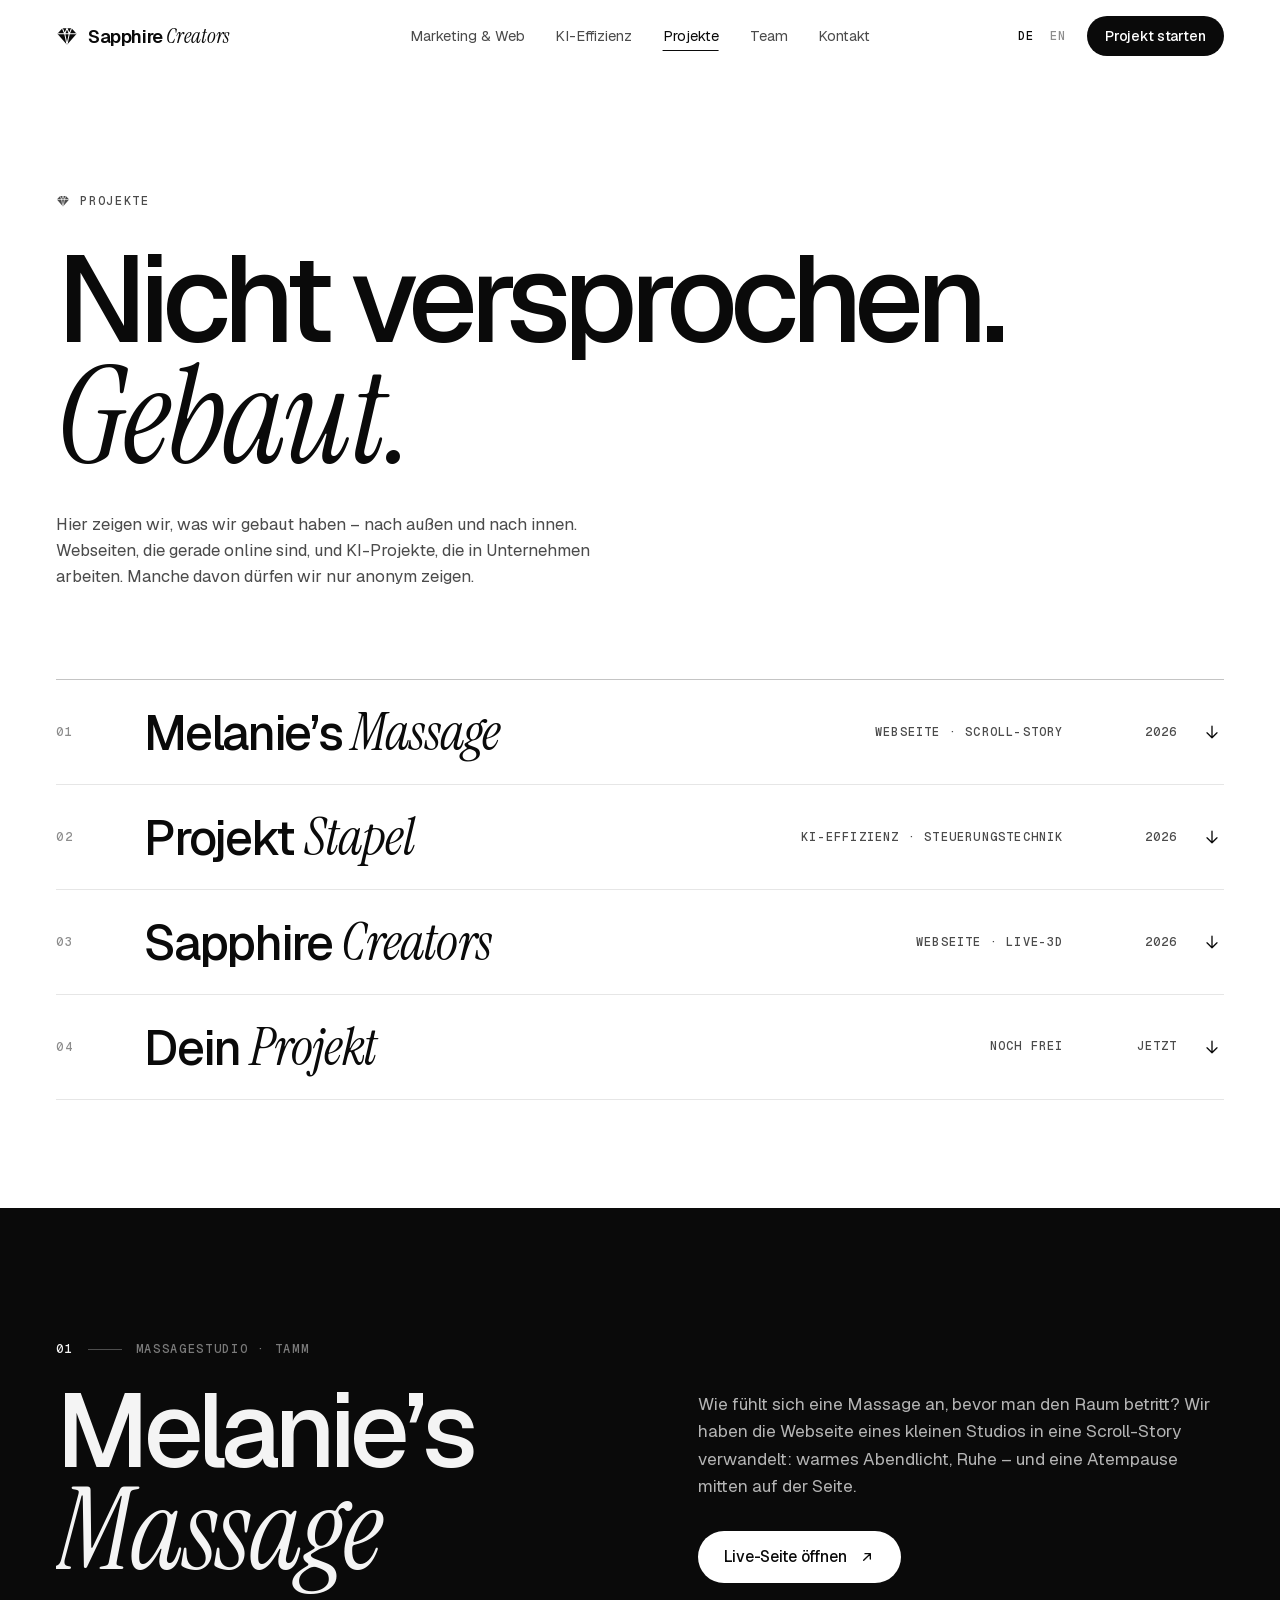
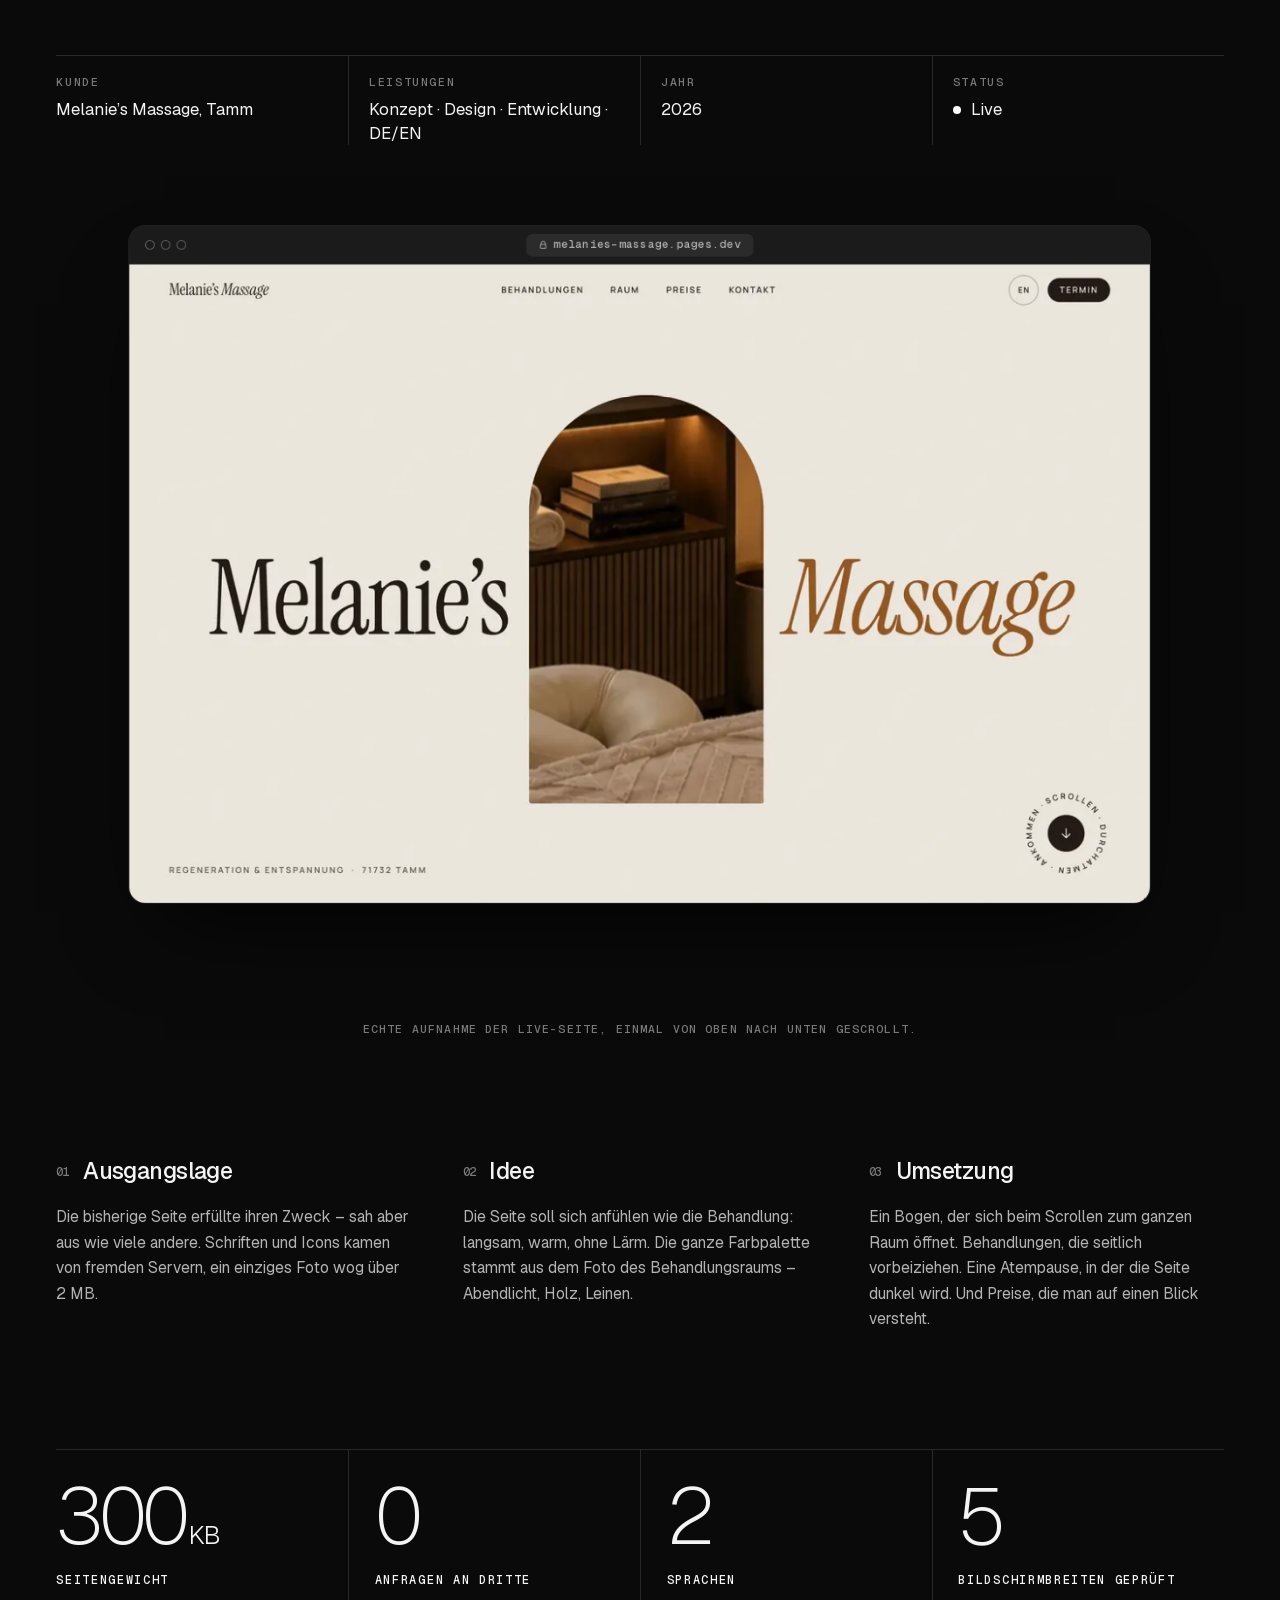
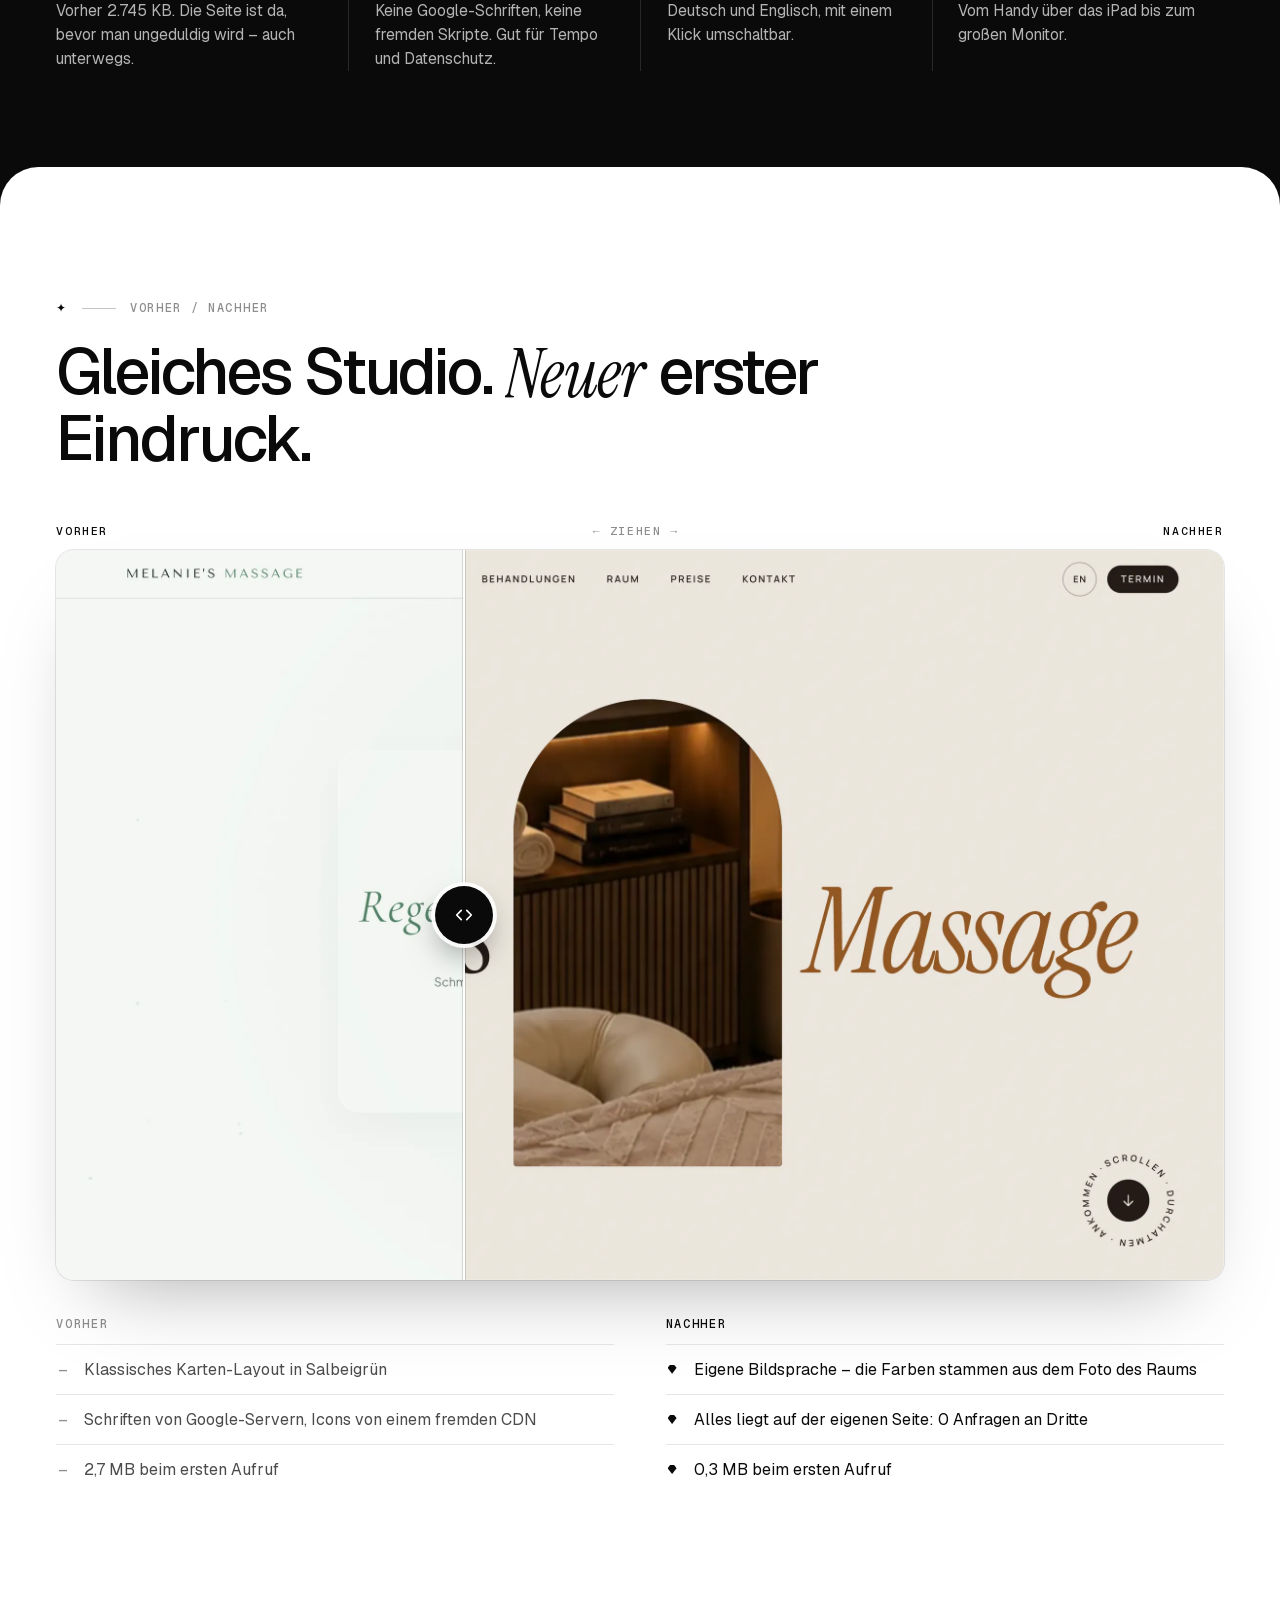
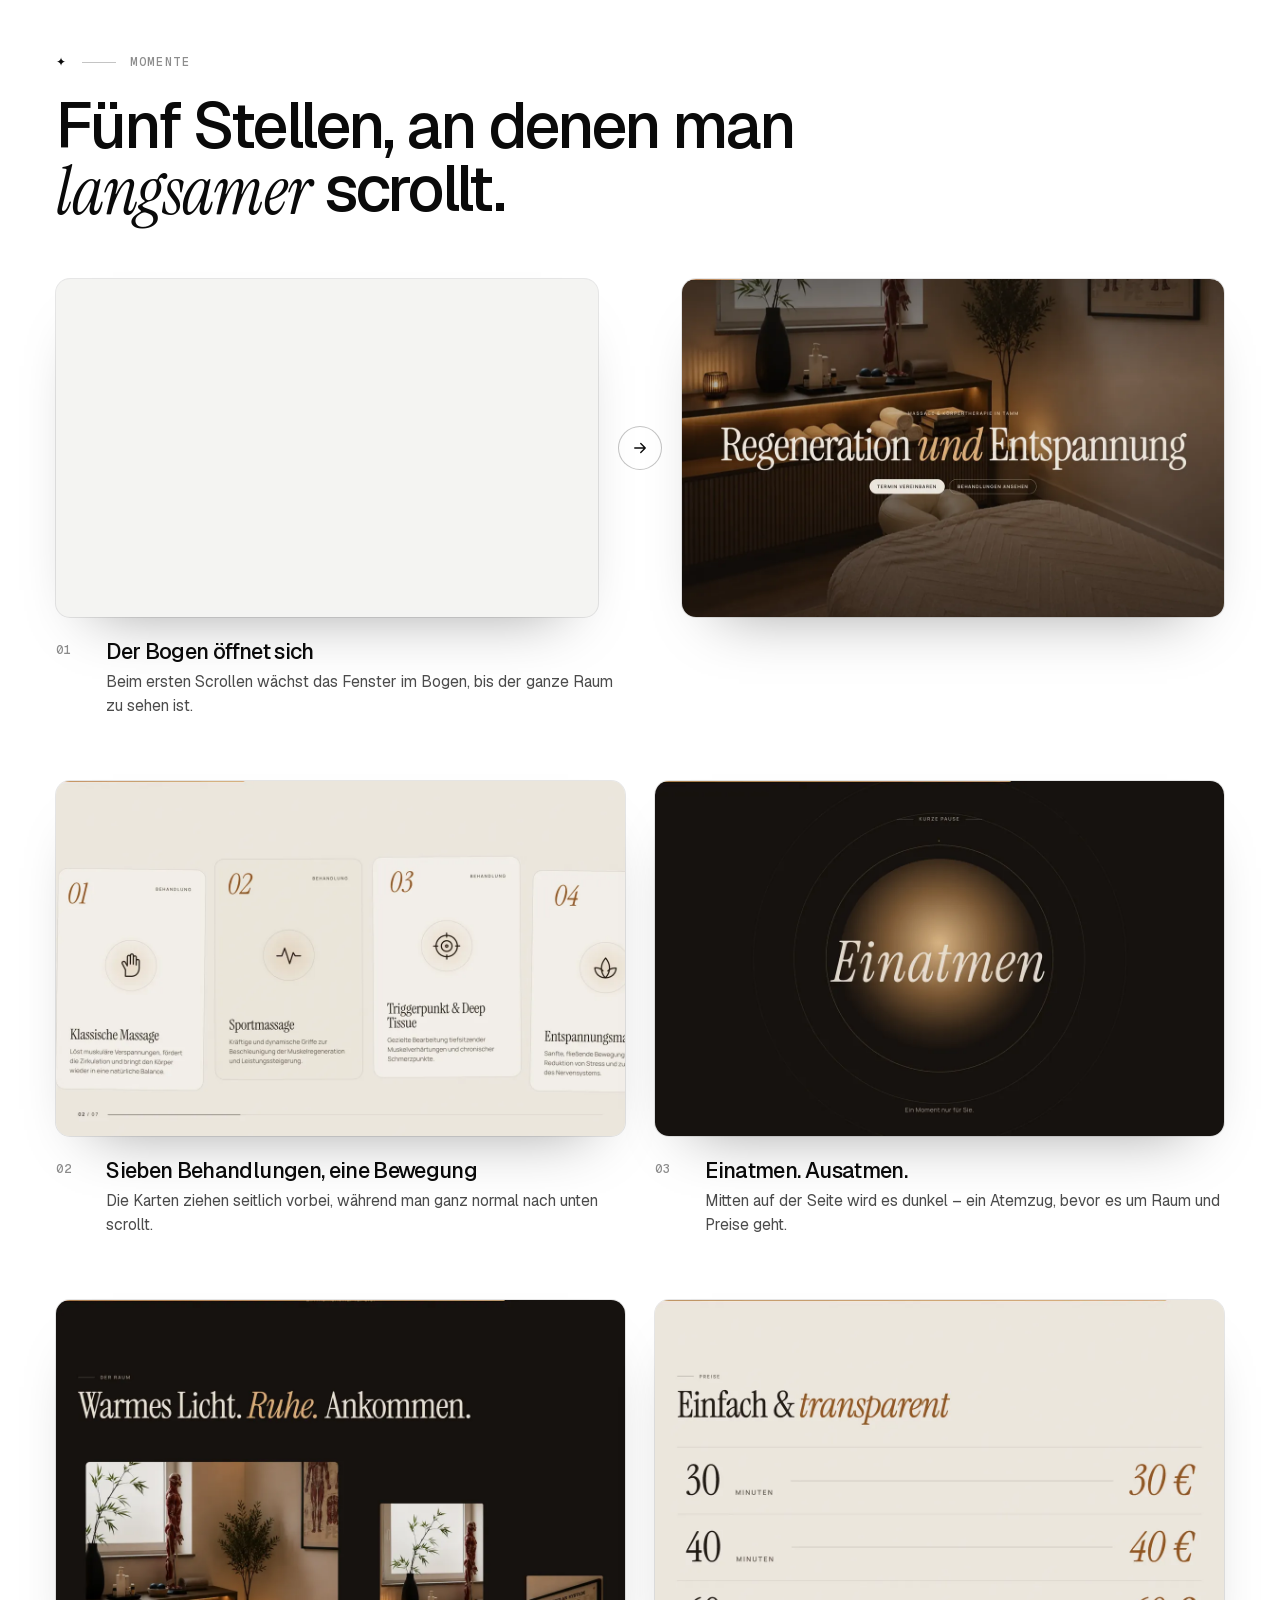
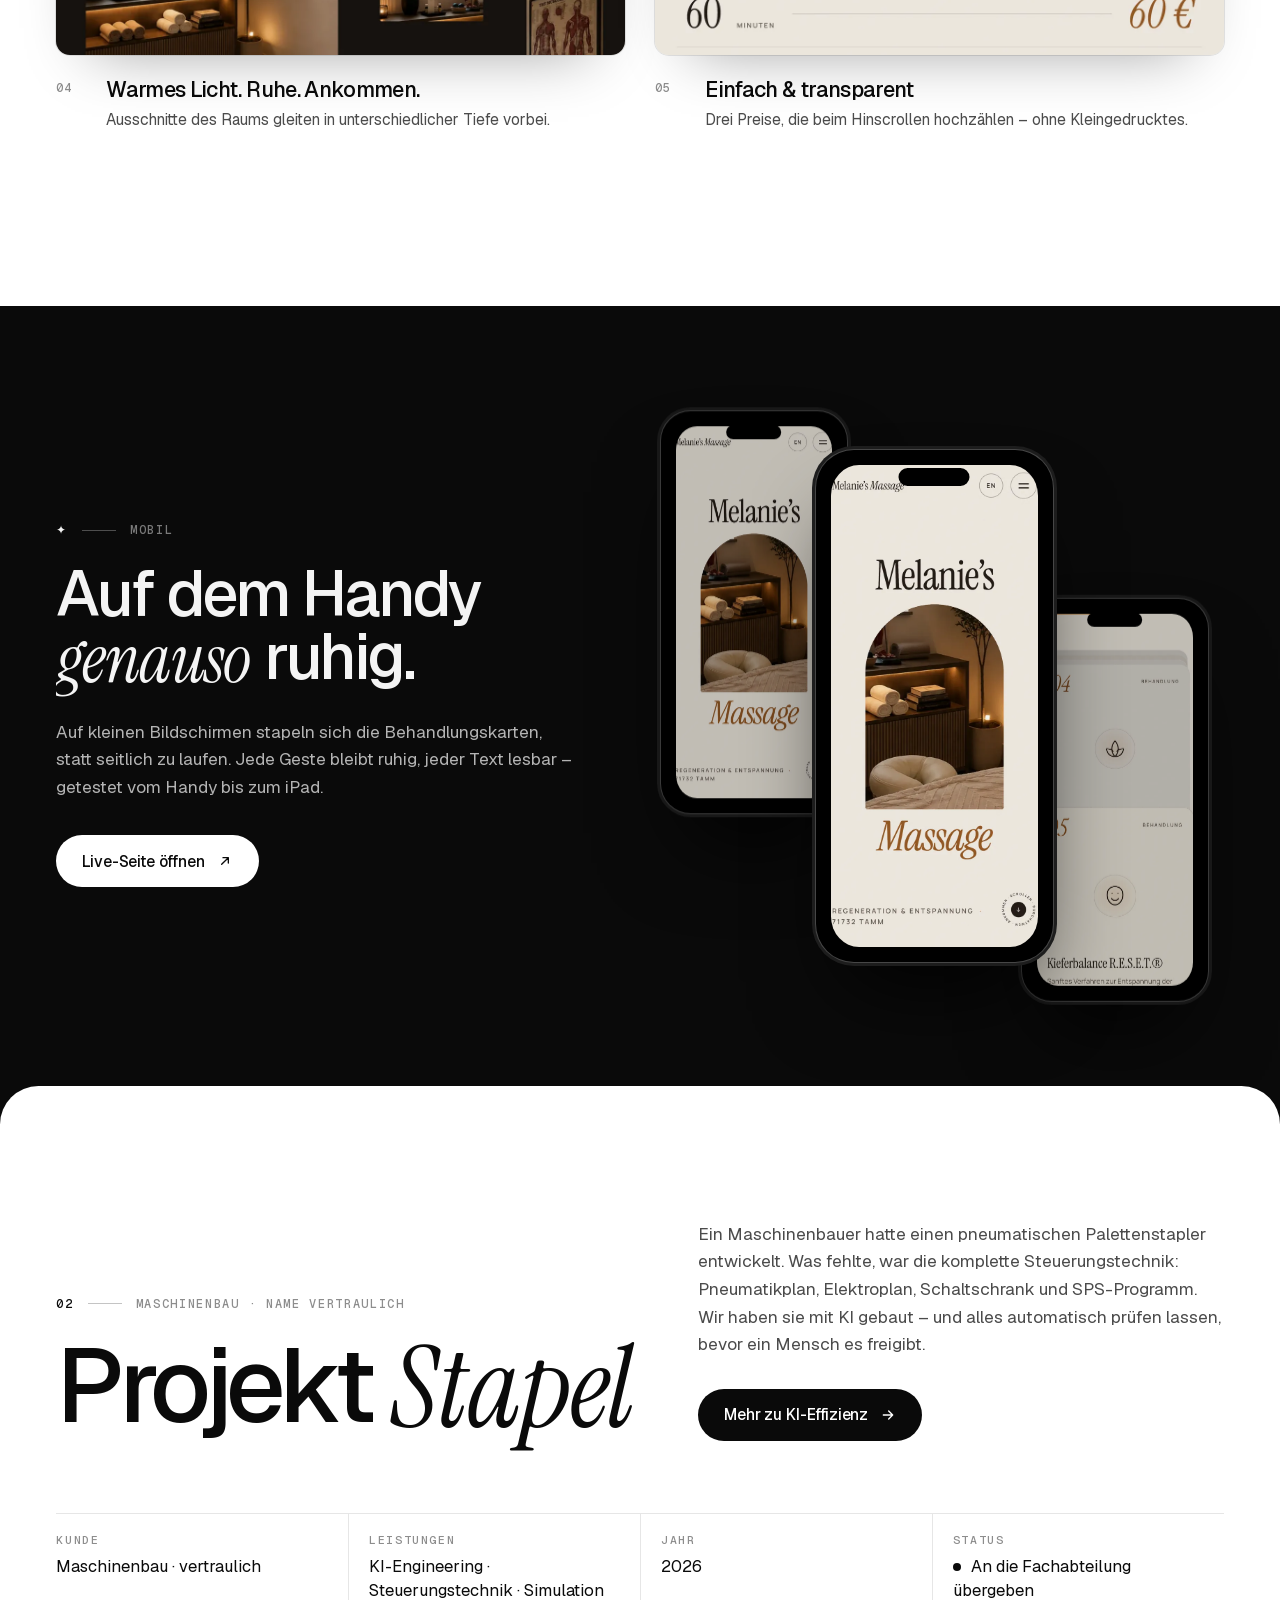
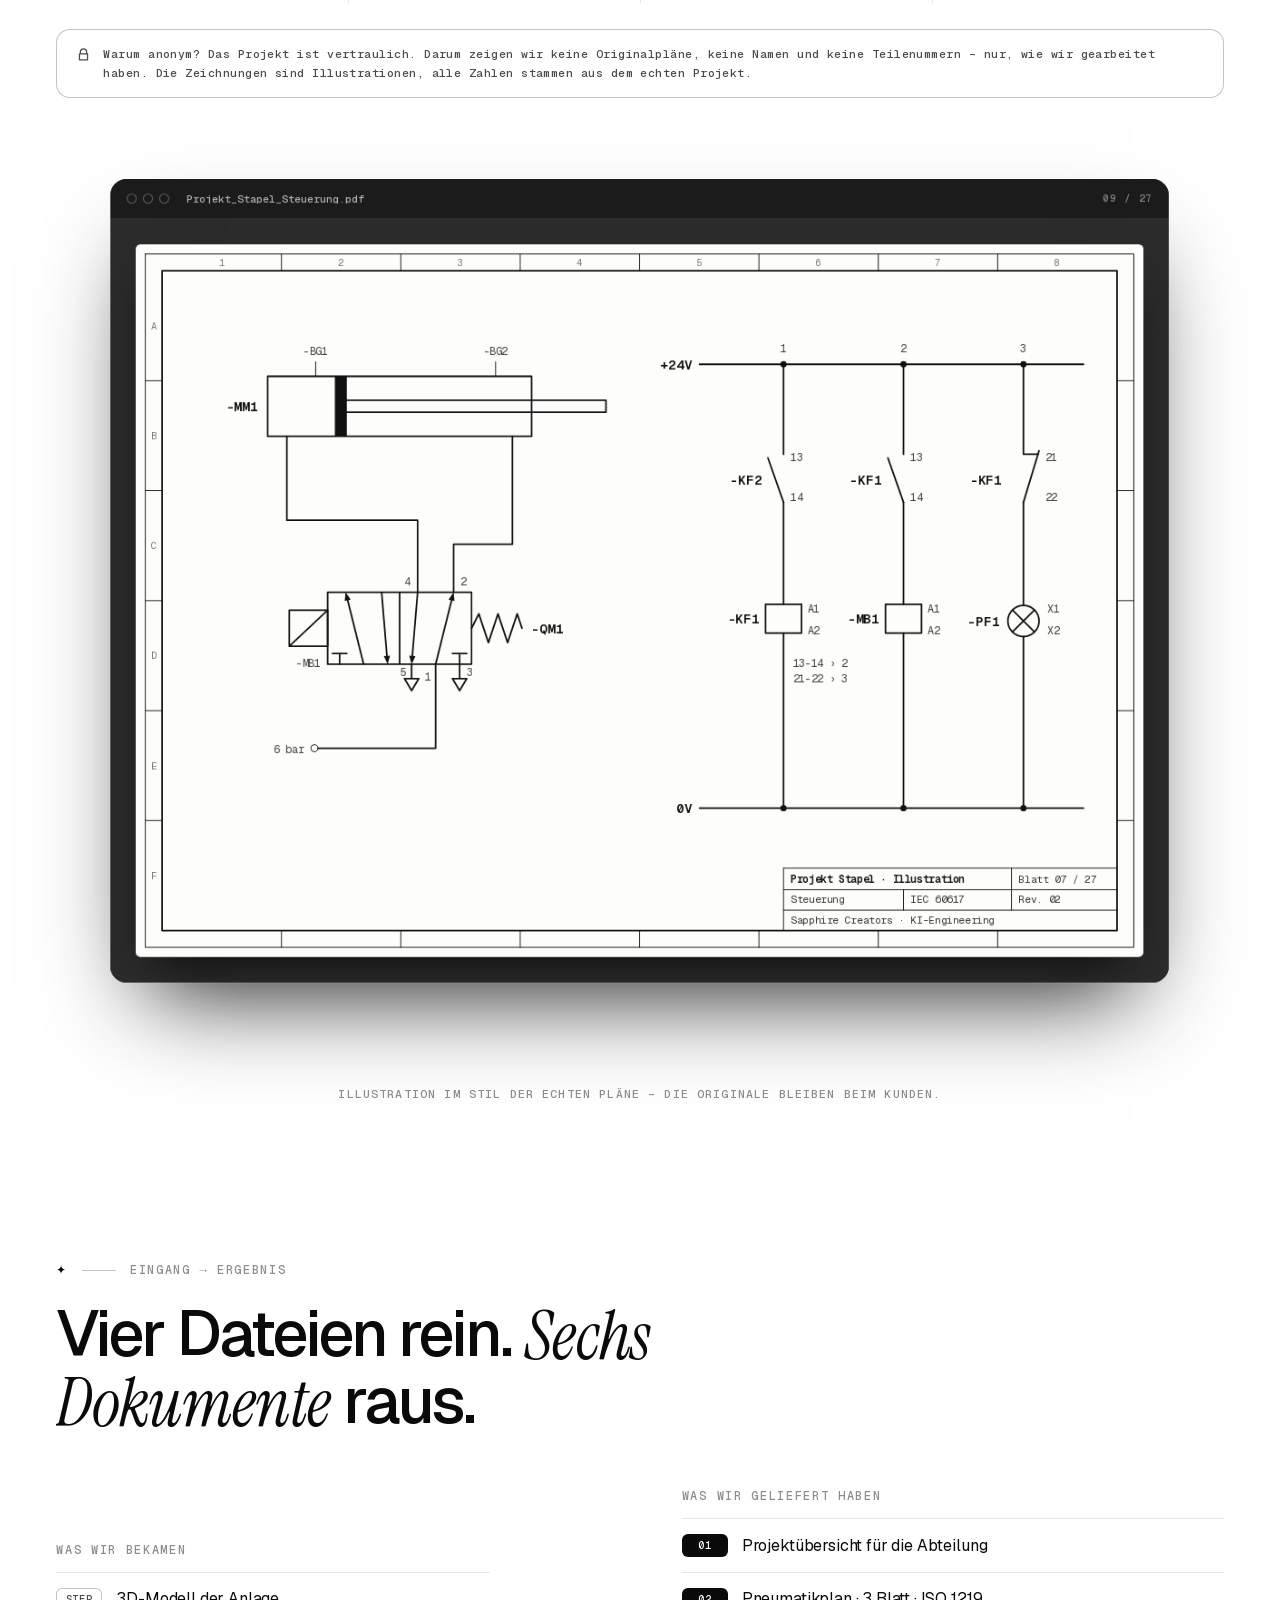
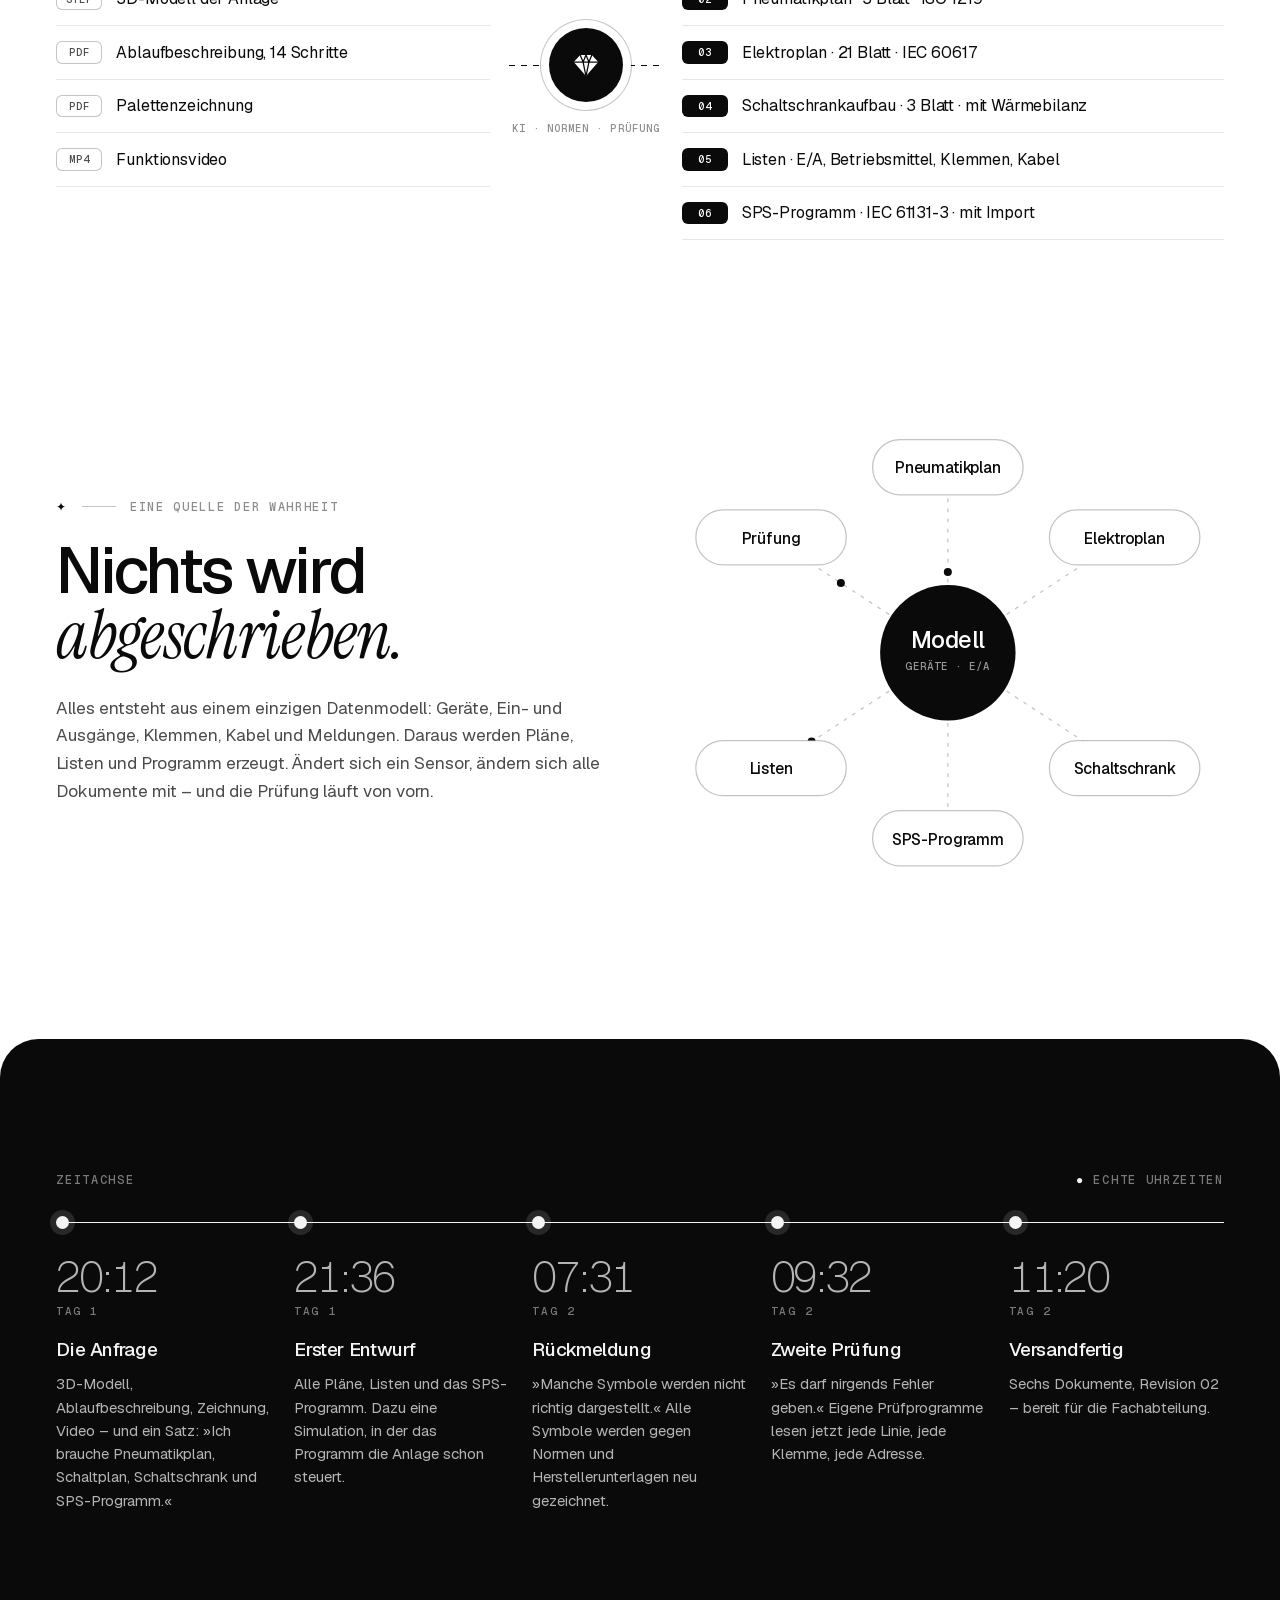
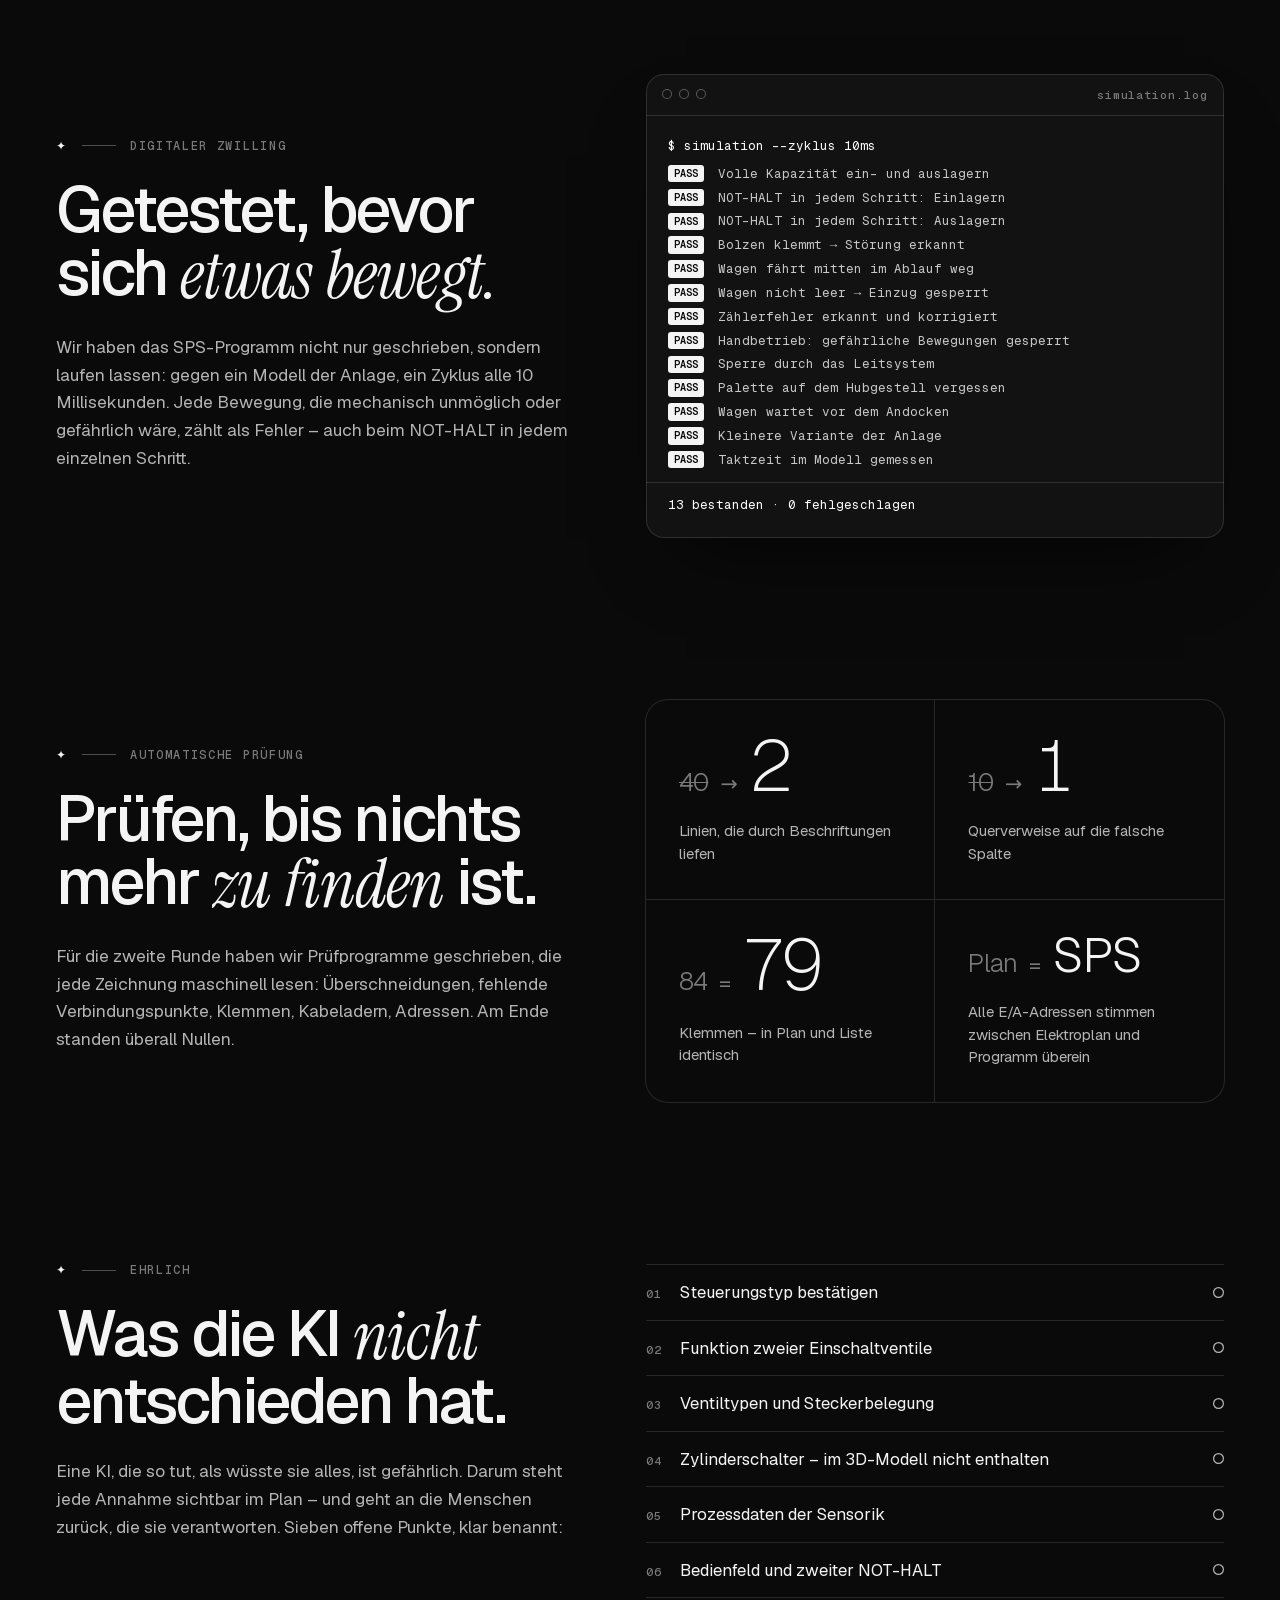
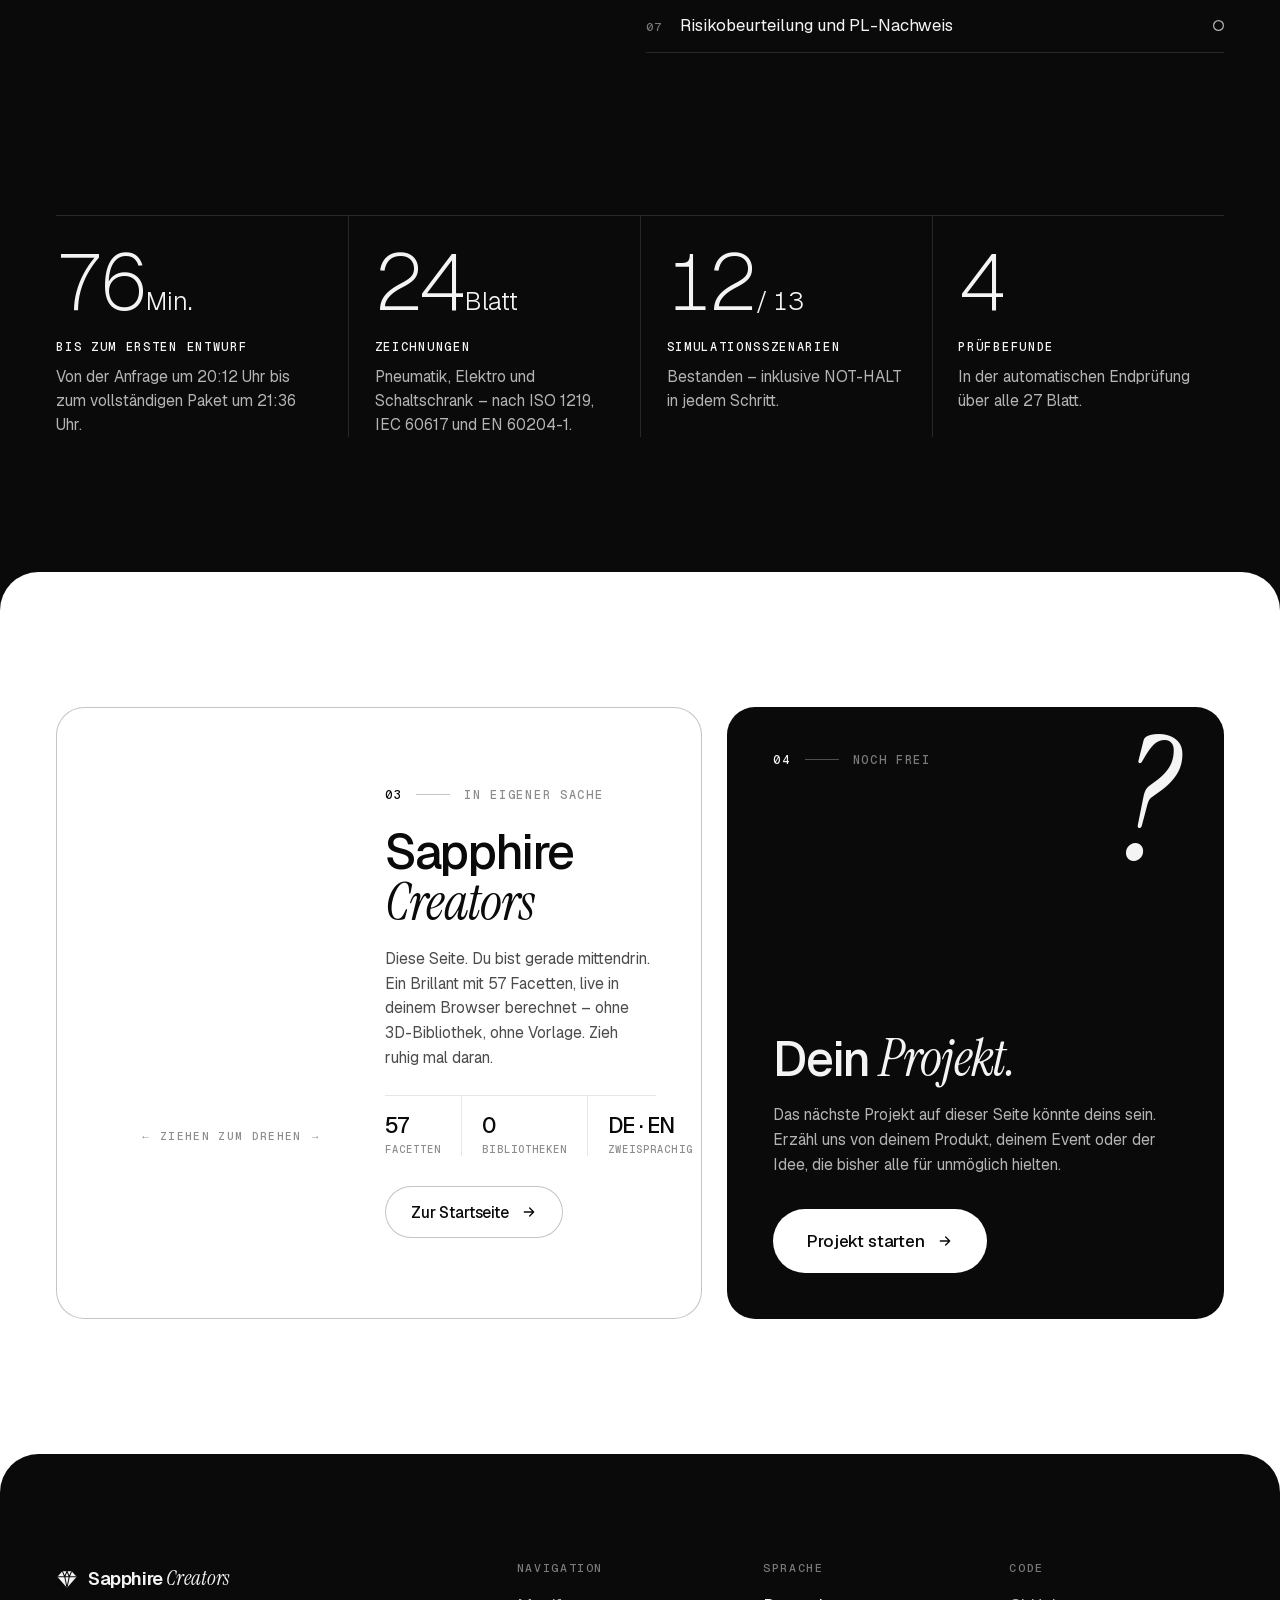
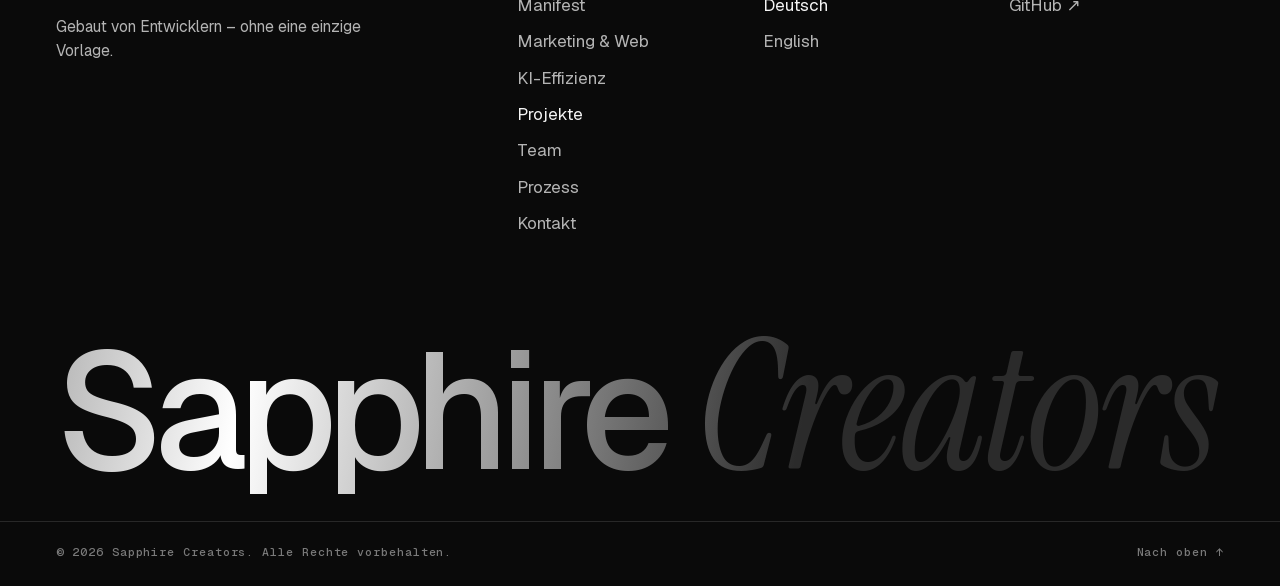
<file: docs/projekte/index.html>
<!doctype html>
<html lang="de">
<head>
<meta charset="utf-8">
<meta name="viewport" content="width=device-width, initial-scale=1, viewport-fit=cover">
<title>Projekte – Sapphire Creators</title>
<meta name="description" content="Ausgewählte Arbeit von Sapphire Creators: die Scroll-Story für Melanie’s Massage und Projekt Stapel – die komplette Steuerungstechnik einer Maschine, gebaut mit KI.">
<meta name="theme-color" content="#ffffff">
<link rel="canonical" href="https://mzollercreations.github.io/projekte/">
<link rel="alternate" hreflang="de" href="https://mzollercreations.github.io/projekte/">
<link rel="alternate" hreflang="en" href="https://mzollercreations.github.io/en/projects/">
<link rel="alternate" hreflang="x-default" href="https://mzollercreations.github.io/projekte/">
<meta property="og:type" content="website">
<meta property="og:site_name" content="Sapphire Creators">
<meta property="og:title" content="Projekte – Sapphire Creators">
<meta property="og:description" content="Ausgewählte Arbeit von Sapphire Creators: die Scroll-Story für Melanie’s Massage und Projekt Stapel – die komplette Steuerungstechnik einer Maschine, gebaut mit KI.">
<meta property="og:url" content="https://mzollercreations.github.io/projekte/">
<meta property="og:image" content="https://mzollercreations.github.io/assets/img/og-projects-de.png">
<meta property="og:locale" content="de_DE">
<meta name="twitter:card" content="summary_large_image">
<link rel="icon" href="../assets/img/favicon.svg" type="image/svg+xml">
<link rel="preload" href="../assets/fonts/geist-latin.woff2" as="font" type="font/woff2" crossorigin>
<link rel="preload" href="../assets/fonts/instrumentserif-italic-latin.woff2" as="font" type="font/woff2" crossorigin>
<link rel="stylesheet" href="../assets/css/style.css?v=a6fcc54a">
<script>document.documentElement.classList.add('js')</script>
</head>
<body class="page-projects">
<a class="skip" href="#main">Zum Inhalt springen</a>

<svg class="defs" aria-hidden="true" focusable="false">
  <symbol id="mark" viewBox="0 0 24 24"><path style="fill:currentColor" d="M7 3.5h10l5.5 6L12 21.5 1.5 9.5z"/><path style="fill:none;stroke:var(--bg,#fff);stroke-width:1.1;stroke-linejoin:round" d="M1.5 9.5h21M7 3.5l2.5 6 2.5-6 2.5 6 2.5-6M9.5 9.5 12 21.5l2.5-12"/></symbol>
  <symbol id="arr" viewBox="0 0 24 24"><path d="M5 12h14M13 6l6 6-6 6"/></symbol>
  <symbol id="arr-down" viewBox="0 0 24 24"><path d="M12 5v14M6 13l6 6 6-6"/></symbol>
  <symbol id="arr-out" viewBox="0 0 24 24"><path d="M7 17 17 7M9 7h8v8"/></symbol>
</svg>

<header class="nav" id="nav">
  <a class="brand" href="../#top" aria-label="Sapphire Creators">
    <svg class="mark" aria-hidden="true"><use href="#mark"/></svg><span class="wm">Sapphire <em>Creators</em></span>
  </a>
  <nav class="nav-links" aria-label="Menü">
    <a href="../#services">Marketing & Web</a>
    <a href="../ki-effizienz/">KI-Effizienz</a>
    <a href="./" aria-current="page">Projekte</a>
    <a href="../#team">Team</a>
    <a href="../#contact">Kontakt</a>
  </nav>
  <div class="nav-right">
    <div class="lang">
      <a href="./" hreflang="de" lang="de" aria-current="page">DE</a><a href="../en/projects/" hreflang="en" lang="en">EN</a>
    </div>
    <a class="btn btn-solid btn-small" href="../#contact"><span>Projekt starten</span></a>
    <button class="burger" type="button" aria-expanded="false" aria-controls="menu">
      <span class="sr" data-open="Menü" data-close="Schließen">Menü</span><i></i><i></i>
    </button>
  </div>
  <div class="progress" aria-hidden="true"><i></i></div>
</header>

<div class="menu" id="menu" hidden>
  <nav class="menu-links" aria-label="Menü">
    <a href="../#services"><i>01</i>Marketing & Web</a>
    <a href="../ki-effizienz/"><i>02</i>KI-Effizienz</a>
    <a href="./" aria-current="page"><i>03</i>Projekte</a>
    <a href="../#team"><i>04</i>Team</a>
    <a href="../#process"><i>05</i>Prozess</a>
    <a href="../#contact"><i>06</i>Kontakt</a>
  </nav>
  <div class="menu-foot">
    <div class="lang"><a href="./" hreflang="de" lang="de" aria-current="page">DE</a><a href="../en/projects/" hreflang="en" lang="en">EN</a></div>
    <a href="https://github.com/mzollercreations" target="_blank" rel="noopener">GitHub ↗</a>
  </div>
</div>

<main id="main">

<!-- ============ HERO: promise → proof ============ -->
<section class="pj-hero" id="top">
  <div class="wrap">
    <p class="eyebrow"><svg class="mark" aria-hidden="true"><use href="#mark"/></svg>Projekte</p>
    <h1 class="pj-title">
      <span class="line"><span class="line-in" style="--d:0">Nicht versprochen.</span></span>
      <span class="line"><span class="line-in" style="--d:.08"><em>Gebaut.</em></span></span>
    </h1>
    <p class="pj-sub">Hier zeigen wir, was wir gebaut haben – nach außen und nach innen. Webseiten, die gerade online sind, und KI-Projekte, die in Unternehmen arbeiten. Manche davon dürfen wir nur anonym zeigen.</p>
    <ol class="pj-index">
      <li>
        <a href="#melanie">
          <span class="pi-num">01</span>
          <span class="pi-name">Melanie’s <em>Massage</em></span>
          <span class="pi-tags">Webseite · Scroll-Story</span>
          <span class="pi-year">2026</span>
          <span class="pi-thumb" aria-hidden="true"><img src="../assets/img/work/melanie/hero-1200.webp" alt="" width="1200" height="750" decoding="async"></span>
          <svg class="arr" aria-hidden="true"><use href="#arr-down"/></svg>
        </a>
      </li>
      <li>
        <a href="#stapel">
          <span class="pi-num">02</span>
          <span class="pi-name">Projekt <em>Stapel</em></span>
          <span class="pi-tags">KI-Effizienz · Steuerungstechnik</span>
          <span class="pi-year">2026</span>
          <span class="pi-thumb pi-thumb-dwg" aria-hidden="true"><svg class="dwg" viewBox="0 0 840 594" role="img" aria-label="Illustration eines Steuerungsplans: Pneumatikzylinder mit 5/2-Wegeventil und drei Strompfade mit Relais, Ventilspule und Meldeleuchte"><g class="dwg-frame"><rect class="paper" x="0" y="0" width="840" height="594" rx="4"/><path class="thin" style="--k:0" pathLength="1" d="M8 8H832V586H8Z"/><path class="ink" style="--k:0" pathLength="1" d="M22 22H818V572H22Z"/><path class="thin" style="--k:0" pathLength="1" d="M121.5 8V22M121.5 572V586"/><path class="thin" style="--k:0" pathLength="1" d="M221.0 8V22M221.0 572V586"/><path class="thin" style="--k:0" pathLength="1" d="M320.5 8V22M320.5 572V586"/><path class="thin" style="--k:0" pathLength="1" d="M420.0 8V22M420.0 572V586"/><path class="thin" style="--k:0" pathLength="1" d="M519.5 8V22M519.5 572V586"/><path class="thin" style="--k:0" pathLength="1" d="M619.0 8V22M619.0 572V586"/><path class="thin" style="--k:0" pathLength="1" d="M718.5 8V22M718.5 572V586"/><text x="71.8" y="18" text-anchor="middle" class="zone" style="--k:0">1</text><text x="171.2" y="18" text-anchor="middle" class="zone" style="--k:0">2</text><text x="270.8" y="18" text-anchor="middle" class="zone" style="--k:0">3</text><text x="370.2" y="18" text-anchor="middle" class="zone" style="--k:0">4</text><text x="469.8" y="18" text-anchor="middle" class="zone" style="--k:0">5</text><text x="569.2" y="18" text-anchor="middle" class="zone" style="--k:0">6</text><text x="668.8" y="18" text-anchor="middle" class="zone" style="--k:0">7</text><text x="768.2" y="18" text-anchor="middle" class="zone" style="--k:0">8</text><path class="thin" style="--k:0" pathLength="1" d="M8 113.7H22M818 113.7H832"/><path class="thin" style="--k:0" pathLength="1" d="M8 205.3H22M818 205.3H832"/><path class="thin" style="--k:0" pathLength="1" d="M8 297.0H22M818 297.0H832"/><path class="thin" style="--k:0" pathLength="1" d="M8 388.7H22M818 388.7H832"/><path class="thin" style="--k:0" pathLength="1" d="M8 480.3H22M818 480.3H832"/><text x="15" y="70.8" text-anchor="middle" class="zone" style="--k:0">A</text><text x="15" y="162.5" text-anchor="middle" class="zone" style="--k:0">B</text><text x="15" y="254.2" text-anchor="middle" class="zone" style="--k:0">C</text><text x="15" y="345.8" text-anchor="middle" class="zone" style="--k:0">D</text><text x="15" y="437.5" text-anchor="middle" class="zone" style="--k:0">E</text><text x="15" y="529.2" text-anchor="middle" class="zone" style="--k:0">F</text></g><g class="dwg-tb"><path class="thin" style="--k:1" pathLength="1" d="M540 520H818M540 538H818M540 555H818M540 520V572M730 520V555M640 538V555"/><text x="546" y="532" class="tb-b" style="--k:1">Projekt Stapel · Illustration</text><text x="736" y="532" class="tb" style="--k:1">Blatt 07 / 27</text><text x="546" y="549" class="tb" style="--k:1">Steuerung</text><text x="646" y="549" class="tb" style="--k:1">IEC 60617</text><text x="736" y="549" class="tb" style="--k:1">Rev. 02</text><text x="546" y="566" class="tb" style="--k:1">Sapphire Creators · KI-Engineering</text></g><g class="dwg-ink"><path class="ink" style="--k:2" pathLength="1" d="M110 110H330V160H110Z"/><path class="fill" style="--k:3" d="M166 110h10v50h-10z"/><path class="ink" style="--k:3" pathLength="1" d="M176 130H392M176 140H392M392 130V140"/><path class="thin" style="--k:3" pathLength="1" d="M150 98V110M300 98V110"/><path class="ink" style="--k:5" pathLength="1" d="M235 290V230H126V160"/><path class="ink" style="--k:5" pathLength="1" d="M265 290V250H314V160"/><path class="ink" style="--k:4" pathLength="1" d="M160 290H280V350H160ZM220 290V350"/><path class="ink" style="--k:6" pathLength="1" d="M250 350L263.3 296.8"/><path class="head" style="--k:6" d="M265 290L265.8 297.4L260.8 296.2Z"/><path class="ink" style="--k:6" pathLength="1" d="M235 290L230.6 343.0"/><path class="head" style="--k:6" d="M230 350L228.0 342.8L233.2 343.2Z"/><path class="ink" style="--k:6" pathLength="1" d="M270 350V341M264 341H276"/><path class="ink" style="--k:6" pathLength="1" d="M190 350L176.7 296.8"/><path class="head" style="--k:6" d="M175 290L179.2 296.2L174.2 297.4Z"/><path class="ink" style="--k:6" pathLength="1" d="M205 290L209.4 343.0"/><path class="head" style="--k:6" d="M210 350L206.8 343.2L212.0 342.8Z"/><path class="ink" style="--k:6" pathLength="1" d="M170 350V341M164 341H176"/><path class="ink" style="--k:7" pathLength="1" d="M128 305H160V335H128ZM128 335L160 305"/><path class="ink" style="--k:7" pathLength="1" d="M280 320L286 308L294 332L302 308L310 332L318 308L322 320"/><path class="ink" style="--k:8" pathLength="1" d="M250 350V420H152"/><path class="thin" style="--k:8" pathLength="1" d="M152 420a3 3 0 1 0 -6 0a3 3 0 1 0 6 0"/><path class="ink" style="--k:8" pathLength="1" d="M230 350V362M224 362H236L230 372Z"/><path class="ink" style="--k:8" pathLength="1" d="M270 350V362M264 362H276L270 372Z"/></g><g class="dwg-txt"><text x="102" y="139" text-anchor="end" class="lbl" style="--k:3">-MM1</text><text x="150" y="92" text-anchor="middle" class="sm" style="--k:3">-BG1</text><text x="300" y="92" text-anchor="middle" class="sm" style="--k:3">-BG2</text><text x="229" y="284" text-anchor="end" class="sm" style="--k:6">4</text><text x="271" y="284" class="sm" style="--k:6">2</text><text x="226" y="360" text-anchor="end" class="sm" style="--k:8">5</text><text x="246" y="364" text-anchor="end" class="sm" style="--k:8">1</text><text x="276" y="360" class="sm" style="--k:8">3</text><text x="144" y="352" text-anchor="middle" class="sm" style="--k:7">-MB1</text><text x="330" y="324" class="lbl" style="--k:7">-QM1</text><text x="140" y="424" text-anchor="end" class="sm" style="--k:8">6 bar</text></g><g class="dwg-ink"><path class="ink" style="--k:9" pathLength="1" d="M470 100H790"/><path class="ink" style="--k:9" pathLength="1" d="M470 470H790"/><path class="ink" style="--k:10" pathLength="1" d="M540 100V175"/><path class="ink" style="--k:11" pathLength="1" d="M540 215L527 178"/><path class="ink" style="--k:12" pathLength="1" d="M540 215V300"/><path class="ink" style="--k:12" pathLength="1" d="M525 300h30v24h-30z"/><path class="ink" style="--k:13" pathLength="1" d="M540 324V470"/><path class="ink" style="--k:10" pathLength="1" d="M640 100V175"/><path class="ink" style="--k:11" pathLength="1" d="M640 215L627 178"/><path class="ink" style="--k:12" pathLength="1" d="M640 215V300"/><path class="ink" style="--k:12" pathLength="1" d="M625 300h30v24h-30z"/><path class="ink" style="--k:13" pathLength="1" d="M640 324V470"/><path class="ink" style="--k:10" pathLength="1" d="M740 100V175M740 175h12"/><path class="ink" style="--k:11" pathLength="1" d="M740 215L753 172"/><path class="ink" style="--k:12" pathLength="1" d="M740 215V301"/><path class="ink" style="--k:12" pathLength="1" d="M727 314a13 13 0 1 0 26 0a13 13 0 1 0 -26 0"/><path class="ink" style="--k:12" pathLength="1" d="M730.8 304.8L749.2 323.2M749.2 304.8L730.8 323.2"/><path class="ink" style="--k:13" pathLength="1" d="M740 327V470"/><circle class="dot" style="--k:13" cx="540" cy="100" r="2.6"/><circle class="dot" style="--k:13" cx="540" cy="470" r="2.6"/><circle class="dot" style="--k:13" cx="640" cy="100" r="2.6"/><circle class="dot" style="--k:13" cx="640" cy="470" r="2.6"/><circle class="dot" style="--k:13" cx="740" cy="100" r="2.6"/><circle class="dot" style="--k:13" cx="740" cy="470" r="2.6"/></g><g class="dwg-txt"><text x="464" y="104" text-anchor="end" class="lbl" style="--k:9">+24V</text><text x="464" y="474" text-anchor="end" class="lbl" style="--k:9">0V</text><text x="522" y="200" text-anchor="end" class="lbl" style="--k:11">-KF2</text><text x="546" y="181" class="sm" style="--k:11">13</text><text x="546" y="214" class="sm" style="--k:11">14</text><text x="520" y="316" text-anchor="end" class="lbl" style="--k:12">-KF1</text><text x="560" y="307" class="sm" style="--k:12">A1</text><text x="560" y="325" class="sm" style="--k:12">A2</text><text x="622" y="200" text-anchor="end" class="lbl" style="--k:11">-KF1</text><text x="646" y="181" class="sm" style="--k:11">13</text><text x="646" y="214" class="sm" style="--k:11">14</text><text x="620" y="316" text-anchor="end" class="lbl" style="--k:12">-MB1</text><text x="660" y="307" class="sm" style="--k:12">A1</text><text x="660" y="325" class="sm" style="--k:12">A2</text><text x="722" y="200" text-anchor="end" class="lbl" style="--k:11">-KF1</text><text x="758" y="181" class="sm" style="--k:11">21</text><text x="758" y="214" class="sm" style="--k:11">22</text><text x="720" y="318" text-anchor="end" class="lbl" style="--k:12">-PF1</text><text x="760" y="307" class="sm" style="--k:12">X1</text><text x="760" y="325" class="sm" style="--k:12">X2</text><text x="540" y="90" text-anchor="middle" class="sm" style="--k:9">1</text><text x="640" y="90" text-anchor="middle" class="sm" style="--k:9">2</text><text x="740" y="90" text-anchor="middle" class="sm" style="--k:9">3</text><text x="548" y="352" class="sm" style="--k:13">13-14 › 2</text><text x="548" y="365" class="sm" style="--k:13">21-22 › 3</text></g></svg></span>
          <svg class="arr" aria-hidden="true"><use href="#arr-down"/></svg>
        </a>
      </li>
      <li>
        <a href="#sapphire">
          <span class="pi-num">03</span>
          <span class="pi-name">Sapphire <em>Creators</em></span>
          <span class="pi-tags">Webseite · Live-3D</span>
          <span class="pi-year">2026</span>
          <svg class="arr" aria-hidden="true"><use href="#arr-down"/></svg>
        </a>
      </li>
      <li>
        <a href="#next">
          <span class="pi-num">04</span>
          <span class="pi-name">Dein <em>Projekt</em></span>
          <span class="pi-tags">Noch frei</span>
          <span class="pi-year">Jetzt</span>
          <svg class="arr" aria-hidden="true"><use href="#arr-down"/></svg>
        </a>
      </li>
    </ol>
  </div>
</section>

<!-- ============ CASE 01: Melanie's Massage ============ -->
<section class="case dark" id="melanie" data-dark>
  <div class="wrap case-head">
    <div>
      <p class="label"><i>01</i>Massagestudio · Tamm</p>
      <h2 class="case-title" data-split>Melanie’s <em>Massage</em></h2>
    </div>
    <div class="case-intro">
      <p class="lead" data-reveal>Wie fühlt sich eine Massage an, bevor man den Raum betritt? Wir haben die Webseite eines kleinen Studios in eine Scroll-Story verwandelt: warmes Abendlicht, Ruhe – und eine Atempause mitten auf der Seite.</p>
      <a class="btn btn-light" href="https://melanies-massage.pages.dev/" target="_blank" rel="noopener" data-reveal style="--d:120"><span>Live-Seite öffnen</span><svg class="arr" aria-hidden="true"><use href="#arr-out"/></svg></a>
    </div>
  </div>
  <div class="wrap">
    <dl class="case-meta" data-reveal>
      <div><dt>Kunde</dt><dd>Melanie’s Massage, Tamm</dd></div>
      <div><dt>Leistungen</dt><dd>Konzept · Design · Entwicklung · DE/EN</dd></div>
      <div><dt>Jahr</dt><dd>2026</dd></div>
      <div><dt>Status</dt><dd><span class="live-dot" aria-hidden="true"></span>Live</dd></div>
    </dl>
  </div>

  <div class="wrap case-stage">
    <a class="browser browser-xl" data-grow href="https://melanies-massage.pages.dev/" target="_blank" rel="noopener" aria-label="Melanie’s Massage live öffnen">
      <span class="browser-bar" aria-hidden="true"><i></i><i></i><i></i><span class="browser-url"><svg viewBox="0 0 24 24"><path d="M7 11V8a5 5 0 0 1 10 0v3M5.5 11h13v9.5h-13z"/></svg>melanies-massage.pages.dev</span></span>
      <video class="browser-video" data-autoplay muted loop playsinline preload="none" poster="../assets/img/work/melanie/hero-1200.webp" aria-hidden="true">
        <source src="../assets/video/melanie-desktop.mp4" type="video/mp4">
      </video>
    </a>
    <p class="case-caption">Echte Aufnahme der Live-Seite, einmal von oben nach unten gescrollt.</p>
  </div>

  <div class="wrap case-story">
    <div data-reveal><h3><i>01</i>Ausgangslage</h3><p>Die bisherige Seite erfüllte ihren Zweck – sah aber aus wie viele andere. Schriften und Icons kamen von fremden Servern, ein einziges Foto wog über 2 MB.</p></div>
    <div data-reveal style="--d:100"><h3><i>02</i>Idee</h3><p>Die Seite soll sich anfühlen wie die Behandlung: langsam, warm, ohne Lärm. Die ganze Farbpalette stammt aus dem Foto des Behandlungsraums – Abendlicht, Holz, Leinen.</p></div>
    <div data-reveal style="--d:200"><h3><i>03</i>Umsetzung</h3><p>Ein Bogen, der sich beim Scrollen zum ganzen Raum öffnet. Behandlungen, die seitlich vorbeiziehen. Eine Atempause, in der die Seite dunkel wird. Und Preise, die man auf einen Blick versteht.</p></div>
  </div>

  <div class="wrap case-stats">
    <div class="cstat" data-reveal>
      <div class="cstat-num"><span data-count-from="2745" data-count-to="300">300</span><small>KB</small></div>
      <h3>Seitengewicht</h3><p>Vorher 2.745 KB. Die Seite ist da, bevor man ungeduldig wird – auch unterwegs.</p>
    </div>
    <div class="cstat" data-reveal style="--d:90">
      <div class="cstat-num"><span data-count-from="3" data-count-to="0">0</span></div>
      <h3>Anfragen an Dritte</h3><p>Keine Google-Schriften, keine fremden Skripte. Gut für Tempo und Datenschutz.</p>
    </div>
    <div class="cstat" data-reveal style="--d:180">
      <div class="cstat-num"><span data-count-from="1" data-count-to="2">2</span></div>
      <h3>Sprachen</h3><p>Deutsch und Englisch, mit einem Klick umschaltbar.</p>
    </div>
    <div class="cstat" data-reveal style="--d:270">
      <div class="cstat-num"><span data-count-from="1" data-count-to="5">5</span></div>
      <h3>Bildschirmbreiten geprüft</h3><p>Vom Handy über das iPad bis zum großen Monitor.</p>
    </div>
  </div>
</section>

<!-- ============ BEFORE / AFTER + MOMENTS ============ -->
<section class="sheet pj-sheet">
  <div class="wrap">
    <div class="pj-sec-head">
      <p class="label"><i>✦</i>Vorher / Nachher</p>
      <h2 class="h2" data-split>Gleiches Studio. <em>Neuer</em> erster Eindruck.</h2>
    </div>
    <div class="ba-labels" aria-hidden="true"><span>Vorher</span><span class="ba-drag">← Ziehen →</span><span>Nachher</span></div>
    <div class="ba" data-compare data-reveal>
      <img class="ba-img" src="../assets/img/work/melanie/before-1200.webp" srcset="../assets/img/work/melanie/before-1200.webp 1200w, ../assets/img/work/melanie/before-2400.webp 2400w" sizes="(min-width: 1440px) 1304px, calc(100vw - 2 * var(--pad))" width="1200" height="750" alt="Die alte Startseite von Melanie’s Massage: heller Kasten in Salbeigrün mit Titel und Knopf" loading="lazy" decoding="async">
      <div class="ba-after">
        <img class="ba-img" src="../assets/img/work/melanie/hero-1200.webp" srcset="../assets/img/work/melanie/hero-1200.webp 1200w, ../assets/img/work/melanie/hero-2400.webp 2400w" sizes="(min-width: 1440px) 1304px, calc(100vw - 2 * var(--pad))" width="1200" height="750" alt="Die neue Startseite: »Melanie’s Massage« in großer Schrift, dazwischen ein Bogen mit dem Foto des Behandlungsraums" loading="lazy" decoding="async">
      </div>
      <div class="ba-handle" aria-hidden="true"><b><svg viewBox="0 0 24 24"><path d="M9 7l-5 5 5 5M15 7l5 5-5 5"/></svg></b></div>
      <input class="ba-range" type="range" min="0" max="100" value="50" aria-label="Vorher-Nachher-Regler">
    </div>
    <div class="ba-notes">
      <div data-reveal>
        <h3>Vorher</h3>
        <ul><li>Klassisches Karten-Layout in Salbeigrün</li><li>Schriften von Google-Servern, Icons von einem fremden CDN</li><li>2,7 MB beim ersten Aufruf</li></ul>
      </div>
      <div data-reveal style="--d:100">
        <h3>Nachher</h3>
        <ul><li>Eigene Bildsprache – die Farben stammen aus dem Foto des Raums</li><li>Alles liegt auf der eigenen Seite: 0 Anfragen an Dritte</li><li>0,3 MB beim ersten Aufruf</li></ul>
      </div>
    </div>

    <div class="pj-sec-head pj-sec-moments">
      <p class="label"><i>✦</i>Momente</p>
      <h2 class="h2" data-split>Fünf Stellen, an denen man <em>langsamer</em> scrollt.</h2>
    </div>
    <div class="moments">
      <figure class="mo mo-pair" data-reveal>
        <div class="mo-pair-shots">
          <div class="shot"><img src="../assets/img/work/melanie/hero-1200.webp" srcset="../assets/img/work/melanie/hero-1200.webp 1200w, ../assets/img/work/melanie/hero-2400.webp 2400w" sizes="(min-width: 1024px) 46vw, 92vw" width="1200" height="750" alt="Startseite mit Bogenfenster zwischen »Melanie’s« und »Massage«" loading="lazy" decoding="async"></div>
          <span class="mo-arrow" aria-hidden="true"><svg class="arr"><use href="#arr"/></svg></span>
          <div class="shot"><img src="../assets/img/work/melanie/full-1200.webp" srcset="../assets/img/work/melanie/full-1200.webp 1200w, ../assets/img/work/melanie/full-2400.webp 2400w" sizes="(min-width: 1024px) 46vw, 92vw" width="1200" height="750" alt="Der geöffnete Raum im Vollbild mit dem Titel »Regeneration und Entspannung«" loading="lazy" decoding="async"></div>
        </div>
        <figcaption><span>01</span><div><h3>Der Bogen öffnet sich</h3><p>Beim ersten Scrollen wächst das Fenster im Bogen, bis der ganze Raum zu sehen ist.</p></div></figcaption>
      </figure>
      <figure class="mo" data-reveal>
        <div class="shot"><img src="../assets/img/work/melanie/cards-1200.webp" srcset="../assets/img/work/melanie/cards-1200.webp 1200w, ../assets/img/work/melanie/cards-2400.webp 2400w" sizes="(min-width: 1024px) 46vw, 92vw" width="1200" height="750" alt="Behandlungskarten: Klassische Massage, Sportmassage, Triggerpunkt & Deep Tissue" loading="lazy" decoding="async"></div>
        <figcaption><span>02</span><div><h3>Sieben Behandlungen, eine Bewegung</h3><p>Die Karten ziehen seitlich vorbei, während man ganz normal nach unten scrollt.</p></div></figcaption>
      </figure>
      <figure class="mo" data-reveal style="--d:100">
        <div class="shot"><img src="../assets/img/work/melanie/breath-1200.webp" srcset="../assets/img/work/melanie/breath-1200.webp 1200w, ../assets/img/work/melanie/breath-2400.webp 2400w" sizes="(min-width: 1024px) 46vw, 92vw" width="1200" height="750" alt="Dunkle Atempause mit leuchtendem Kreis und dem Wort »Einatmen«" loading="lazy" decoding="async"></div>
        <figcaption><span>03</span><div><h3>Einatmen. Ausatmen.</h3><p>Mitten auf der Seite wird es dunkel – ein Atemzug, bevor es um Raum und Preise geht.</p></div></figcaption>
      </figure>
      <figure class="mo" data-reveal>
        <div class="shot"><img src="../assets/img/work/melanie/room-1200.webp" srcset="../assets/img/work/melanie/room-1200.webp 1200w, ../assets/img/work/melanie/room-2400.webp 2400w" sizes="(min-width: 1024px) 46vw, 92vw" width="1200" height="750" alt="Bilder des Behandlungsraums auf dunklem Grund unter »Warmes Licht. Ruhe. Ankommen.«" loading="lazy" decoding="async"></div>
        <figcaption><span>04</span><div><h3>Warmes Licht. Ruhe. Ankommen.</h3><p>Ausschnitte des Raums gleiten in unterschiedlicher Tiefe vorbei.</p></div></figcaption>
      </figure>
      <figure class="mo" data-reveal style="--d:100">
        <div class="shot"><img src="../assets/img/work/melanie/prices-1200.webp" srcset="../assets/img/work/melanie/prices-1200.webp 1200w, ../assets/img/work/melanie/prices-2400.webp 2400w" sizes="(min-width: 1024px) 46vw, 92vw" width="1200" height="750" alt="Preisliste: 30, 40 und 60 Minuten für 30, 40 und 60 Euro" loading="lazy" decoding="async"></div>
        <figcaption><span>05</span><div><h3>Einfach & transparent</h3><p>Drei Preise, die beim Hinscrollen hochzählen – ohne Kleingedrucktes.</p></div></figcaption>
      </figure>
    </div>
  </div>
</section>

<!-- ============ MOBILE ============ -->
<section class="mobile dark" data-dark>
  <div class="wrap mobile-grid">
    <div class="mobile-copy">
      <p class="label"><i>✦</i>Mobil</p>
      <h2 class="h2" data-split>Auf dem Handy <em>genauso</em> ruhig.</h2>
      <p class="lead" data-reveal>Auf kleinen Bildschirmen stapeln sich die Behandlungskarten, statt seitlich zu laufen. Jede Geste bleibt ruhig, jeder Text lesbar – getestet vom Handy bis zum iPad.</p>
      <div class="mobile-cta" data-reveal style="--d:120">
        <a class="btn btn-light" href="https://melanies-massage.pages.dev/" target="_blank" rel="noopener"><span>Live-Seite öffnen</span><svg class="arr" aria-hidden="true"><use href="#arr-out"/></svg></a>
      </div>
    </div>
    <div class="handsets">
      <div class="handset hs-side" data-depth="-0.09"><img src="../assets/img/work/melanie/m-hero-640.webp" width="640" height="1385" alt="Handy-Ansicht der Startseite mit Bogenfenster" loading="lazy" decoding="async"></div>
      <div class="handset hs-main">
        <video data-autoplay muted loop playsinline preload="none" poster="../assets/img/work/melanie/m-hero-640.webp" aria-hidden="true">
          <source src="../assets/video/melanie-mobile.mp4" type="video/mp4">
        </video>
      </div>
      <div class="handset hs-side" data-depth="0.09"><img src="../assets/img/work/melanie/m-cards-640.webp" width="640" height="1385" alt="Handy-Ansicht: gestapelte Behandlungskarten" loading="lazy" decoding="async"></div>
    </div>
  </div>
</section>

<!-- ============ CASE 02: Projekt Stapel (anonymised – confidential client) ============ -->
<section class="sheet case case-light" id="stapel">
  <div class="wrap case-head">
    <div>
      <p class="label"><i>02</i>Maschinenbau · Name vertraulich</p>
      <h2 class="case-title" data-split>Projekt <em>Stapel</em></h2>
    </div>
    <div class="case-intro">
      <p class="lead" data-reveal>Ein Maschinenbauer hatte einen pneumatischen Palettenstapler entwickelt. Was fehlte, war die komplette Steuerungstechnik: Pneumatikplan, Elektroplan, Schaltschrank und SPS-Programm. Wir haben sie mit KI gebaut – und alles automatisch prüfen lassen, bevor ein Mensch es freigibt.</p>
      <a class="btn btn-solid" href="../ki-effizienz/" data-reveal style="--d:120"><span>Mehr zu KI-Effizienz</span><svg class="arr" aria-hidden="true"><use href="#arr"/></svg></a>
    </div>
  </div>
  <div class="wrap">
    <dl class="case-meta" data-reveal>
      <div><dt>Kunde</dt><dd>Maschinenbau · vertraulich</dd></div>
      <div><dt>Leistungen</dt><dd>KI-Engineering · Steuerungstechnik · Simulation</dd></div>
      <div><dt>Jahr</dt><dd>2026</dd></div>
      <div><dt>Status</dt><dd><span class="live-dot" aria-hidden="true"></span>An die Fachabteilung übergeben</dd></div>
    </dl>
    <p class="conf-note conf-wide" data-reveal><svg viewBox="0 0 24 24" aria-hidden="true"><path d="M7 11V8a5 5 0 0 1 10 0v3M5.5 11h13v9.5h-13z"/></svg>Warum anonym? Das Projekt ist vertraulich. Darum zeigen wir keine Originalpläne, keine Namen und keine Teilenummern – nur, wie wir gearbeitet haben. Die Zeichnungen sind Illustrationen, alle Zahlen stammen aus dem echten Projekt.</p>
  </div>

  <div class="wrap case-stage">
    <div class="viewer viewer-xl" data-grow>
      <span class="viewer-bar" aria-hidden="true"><i></i><i></i><i></i><span class="viewer-file">Projekt_Stapel_Steuerung.pdf</span><span class="viewer-page" data-sheetcount data-to="27">01 / 27</span></span>
      <span class="viewer-stage" data-draw><svg class="dwg" viewBox="0 0 840 594" role="img" aria-label="Illustration eines Steuerungsplans: Pneumatikzylinder mit 5/2-Wegeventil und drei Strompfade mit Relais, Ventilspule und Meldeleuchte"><g class="dwg-frame"><rect class="paper" x="0" y="0" width="840" height="594" rx="4"/><path class="thin" style="--k:0" pathLength="1" d="M8 8H832V586H8Z"/><path class="ink" style="--k:0" pathLength="1" d="M22 22H818V572H22Z"/><path class="thin" style="--k:0" pathLength="1" d="M121.5 8V22M121.5 572V586"/><path class="thin" style="--k:0" pathLength="1" d="M221.0 8V22M221.0 572V586"/><path class="thin" style="--k:0" pathLength="1" d="M320.5 8V22M320.5 572V586"/><path class="thin" style="--k:0" pathLength="1" d="M420.0 8V22M420.0 572V586"/><path class="thin" style="--k:0" pathLength="1" d="M519.5 8V22M519.5 572V586"/><path class="thin" style="--k:0" pathLength="1" d="M619.0 8V22M619.0 572V586"/><path class="thin" style="--k:0" pathLength="1" d="M718.5 8V22M718.5 572V586"/><text x="71.8" y="18" text-anchor="middle" class="zone" style="--k:0">1</text><text x="171.2" y="18" text-anchor="middle" class="zone" style="--k:0">2</text><text x="270.8" y="18" text-anchor="middle" class="zone" style="--k:0">3</text><text x="370.2" y="18" text-anchor="middle" class="zone" style="--k:0">4</text><text x="469.8" y="18" text-anchor="middle" class="zone" style="--k:0">5</text><text x="569.2" y="18" text-anchor="middle" class="zone" style="--k:0">6</text><text x="668.8" y="18" text-anchor="middle" class="zone" style="--k:0">7</text><text x="768.2" y="18" text-anchor="middle" class="zone" style="--k:0">8</text><path class="thin" style="--k:0" pathLength="1" d="M8 113.7H22M818 113.7H832"/><path class="thin" style="--k:0" pathLength="1" d="M8 205.3H22M818 205.3H832"/><path class="thin" style="--k:0" pathLength="1" d="M8 297.0H22M818 297.0H832"/><path class="thin" style="--k:0" pathLength="1" d="M8 388.7H22M818 388.7H832"/><path class="thin" style="--k:0" pathLength="1" d="M8 480.3H22M818 480.3H832"/><text x="15" y="70.8" text-anchor="middle" class="zone" style="--k:0">A</text><text x="15" y="162.5" text-anchor="middle" class="zone" style="--k:0">B</text><text x="15" y="254.2" text-anchor="middle" class="zone" style="--k:0">C</text><text x="15" y="345.8" text-anchor="middle" class="zone" style="--k:0">D</text><text x="15" y="437.5" text-anchor="middle" class="zone" style="--k:0">E</text><text x="15" y="529.2" text-anchor="middle" class="zone" style="--k:0">F</text></g><g class="dwg-tb"><path class="thin" style="--k:1" pathLength="1" d="M540 520H818M540 538H818M540 555H818M540 520V572M730 520V555M640 538V555"/><text x="546" y="532" class="tb-b" style="--k:1">Projekt Stapel · Illustration</text><text x="736" y="532" class="tb" style="--k:1">Blatt 07 / 27</text><text x="546" y="549" class="tb" style="--k:1">Steuerung</text><text x="646" y="549" class="tb" style="--k:1">IEC 60617</text><text x="736" y="549" class="tb" style="--k:1">Rev. 02</text><text x="546" y="566" class="tb" style="--k:1">Sapphire Creators · KI-Engineering</text></g><g class="dwg-ink"><path class="ink" style="--k:2" pathLength="1" d="M110 110H330V160H110Z"/><path class="fill" style="--k:3" d="M166 110h10v50h-10z"/><path class="ink" style="--k:3" pathLength="1" d="M176 130H392M176 140H392M392 130V140"/><path class="thin" style="--k:3" pathLength="1" d="M150 98V110M300 98V110"/><path class="ink" style="--k:5" pathLength="1" d="M235 290V230H126V160"/><path class="ink" style="--k:5" pathLength="1" d="M265 290V250H314V160"/><path class="ink" style="--k:4" pathLength="1" d="M160 290H280V350H160ZM220 290V350"/><path class="ink" style="--k:6" pathLength="1" d="M250 350L263.3 296.8"/><path class="head" style="--k:6" d="M265 290L265.8 297.4L260.8 296.2Z"/><path class="ink" style="--k:6" pathLength="1" d="M235 290L230.6 343.0"/><path class="head" style="--k:6" d="M230 350L228.0 342.8L233.2 343.2Z"/><path class="ink" style="--k:6" pathLength="1" d="M270 350V341M264 341H276"/><path class="ink" style="--k:6" pathLength="1" d="M190 350L176.7 296.8"/><path class="head" style="--k:6" d="M175 290L179.2 296.2L174.2 297.4Z"/><path class="ink" style="--k:6" pathLength="1" d="M205 290L209.4 343.0"/><path class="head" style="--k:6" d="M210 350L206.8 343.2L212.0 342.8Z"/><path class="ink" style="--k:6" pathLength="1" d="M170 350V341M164 341H176"/><path class="ink" style="--k:7" pathLength="1" d="M128 305H160V335H128ZM128 335L160 305"/><path class="ink" style="--k:7" pathLength="1" d="M280 320L286 308L294 332L302 308L310 332L318 308L322 320"/><path class="ink" style="--k:8" pathLength="1" d="M250 350V420H152"/><path class="thin" style="--k:8" pathLength="1" d="M152 420a3 3 0 1 0 -6 0a3 3 0 1 0 6 0"/><path class="ink" style="--k:8" pathLength="1" d="M230 350V362M224 362H236L230 372Z"/><path class="ink" style="--k:8" pathLength="1" d="M270 350V362M264 362H276L270 372Z"/></g><g class="dwg-txt"><text x="102" y="139" text-anchor="end" class="lbl" style="--k:3">-MM1</text><text x="150" y="92" text-anchor="middle" class="sm" style="--k:3">-BG1</text><text x="300" y="92" text-anchor="middle" class="sm" style="--k:3">-BG2</text><text x="229" y="284" text-anchor="end" class="sm" style="--k:6">4</text><text x="271" y="284" class="sm" style="--k:6">2</text><text x="226" y="360" text-anchor="end" class="sm" style="--k:8">5</text><text x="246" y="364" text-anchor="end" class="sm" style="--k:8">1</text><text x="276" y="360" class="sm" style="--k:8">3</text><text x="144" y="352" text-anchor="middle" class="sm" style="--k:7">-MB1</text><text x="330" y="324" class="lbl" style="--k:7">-QM1</text><text x="140" y="424" text-anchor="end" class="sm" style="--k:8">6 bar</text></g><g class="dwg-ink"><path class="ink" style="--k:9" pathLength="1" d="M470 100H790"/><path class="ink" style="--k:9" pathLength="1" d="M470 470H790"/><path class="ink" style="--k:10" pathLength="1" d="M540 100V175"/><path class="ink" style="--k:11" pathLength="1" d="M540 215L527 178"/><path class="ink" style="--k:12" pathLength="1" d="M540 215V300"/><path class="ink" style="--k:12" pathLength="1" d="M525 300h30v24h-30z"/><path class="ink" style="--k:13" pathLength="1" d="M540 324V470"/><path class="ink" style="--k:10" pathLength="1" d="M640 100V175"/><path class="ink" style="--k:11" pathLength="1" d="M640 215L627 178"/><path class="ink" style="--k:12" pathLength="1" d="M640 215V300"/><path class="ink" style="--k:12" pathLength="1" d="M625 300h30v24h-30z"/><path class="ink" style="--k:13" pathLength="1" d="M640 324V470"/><path class="ink" style="--k:10" pathLength="1" d="M740 100V175M740 175h12"/><path class="ink" style="--k:11" pathLength="1" d="M740 215L753 172"/><path class="ink" style="--k:12" pathLength="1" d="M740 215V301"/><path class="ink" style="--k:12" pathLength="1" d="M727 314a13 13 0 1 0 26 0a13 13 0 1 0 -26 0"/><path class="ink" style="--k:12" pathLength="1" d="M730.8 304.8L749.2 323.2M749.2 304.8L730.8 323.2"/><path class="ink" style="--k:13" pathLength="1" d="M740 327V470"/><circle class="dot" style="--k:13" cx="540" cy="100" r="2.6"/><circle class="dot" style="--k:13" cx="540" cy="470" r="2.6"/><circle class="dot" style="--k:13" cx="640" cy="100" r="2.6"/><circle class="dot" style="--k:13" cx="640" cy="470" r="2.6"/><circle class="dot" style="--k:13" cx="740" cy="100" r="2.6"/><circle class="dot" style="--k:13" cx="740" cy="470" r="2.6"/></g><g class="dwg-txt"><text x="464" y="104" text-anchor="end" class="lbl" style="--k:9">+24V</text><text x="464" y="474" text-anchor="end" class="lbl" style="--k:9">0V</text><text x="522" y="200" text-anchor="end" class="lbl" style="--k:11">-KF2</text><text x="546" y="181" class="sm" style="--k:11">13</text><text x="546" y="214" class="sm" style="--k:11">14</text><text x="520" y="316" text-anchor="end" class="lbl" style="--k:12">-KF1</text><text x="560" y="307" class="sm" style="--k:12">A1</text><text x="560" y="325" class="sm" style="--k:12">A2</text><text x="622" y="200" text-anchor="end" class="lbl" style="--k:11">-KF1</text><text x="646" y="181" class="sm" style="--k:11">13</text><text x="646" y="214" class="sm" style="--k:11">14</text><text x="620" y="316" text-anchor="end" class="lbl" style="--k:12">-MB1</text><text x="660" y="307" class="sm" style="--k:12">A1</text><text x="660" y="325" class="sm" style="--k:12">A2</text><text x="722" y="200" text-anchor="end" class="lbl" style="--k:11">-KF1</text><text x="758" y="181" class="sm" style="--k:11">21</text><text x="758" y="214" class="sm" style="--k:11">22</text><text x="720" y="318" text-anchor="end" class="lbl" style="--k:12">-PF1</text><text x="760" y="307" class="sm" style="--k:12">X1</text><text x="760" y="325" class="sm" style="--k:12">X2</text><text x="540" y="90" text-anchor="middle" class="sm" style="--k:9">1</text><text x="640" y="90" text-anchor="middle" class="sm" style="--k:9">2</text><text x="740" y="90" text-anchor="middle" class="sm" style="--k:9">3</text><text x="548" y="352" class="sm" style="--k:13">13-14 › 2</text><text x="548" y="365" class="sm" style="--k:13">21-22 › 3</text></g></svg></span>
    </div>
    <p class="case-caption">Illustration im Stil der echten Pläne – die Originale bleiben beim Kunden.</p>
  </div>

  <!-- what went in → what came out -->
  <div class="wrap io">
    <div class="pj-sec-head">
      <p class="label"><i>✦</i>Eingang → Ergebnis</p>
      <h2 class="h2" data-split>Vier Dateien rein. <em>Sechs Dokumente</em> raus.</h2>
    </div>
    <div class="io-grid" data-reveal>
      <div class="io-col">
        <h3 class="io-h">Was wir bekamen</h3>
        <ul class="io-list">
          <li><i>STEP</i>3D-Modell der Anlage</li>
          <li><i>PDF</i>Ablaufbeschreibung, 14 Schritte</li>
          <li><i>PDF</i>Palettenzeichnung</li>
          <li><i>MP4</i>Funktionsvideo</li>
        </ul>
      </div>
      <div class="io-core" aria-hidden="true">
        <span class="io-wire"></span>
        <span class="io-node"><svg class="mark"><use href="#mark"/></svg></span>
        <span class="io-core-l">KI · Normen · Prüfung</span>
      </div>
      <div class="io-col">
        <h3 class="io-h">Was wir geliefert haben</h3>
        <ul class="io-list io-out">
          <li><i>01</i>Projektübersicht für die Abteilung</li>
          <li><i>02</i>Pneumatikplan · 3 Blatt · ISO 1219</li>
          <li><i>03</i>Elektroplan · 21 Blatt · IEC 60617</li>
          <li><i>04</i>Schaltschrankaufbau · 3 Blatt · mit Wärmebilanz</li>
          <li><i>05</i>Listen · E/A, Betriebsmittel, Klemmen, Kabel</li>
          <li><i>06</i>SPS-Programm · IEC 61131-3 · mit Import</li>
        </ul>
      </div>
    </div>
  </div>

  <!-- one source of truth -->
  <div class="wrap sot">
    <div class="sot-copy">
      <p class="label"><i>✦</i>Eine Quelle der Wahrheit</p>
      <h2 class="h2" data-split>Nichts wird <em>abgeschrieben.</em></h2>
      <p class="lead" data-reveal>Alles entsteht aus einem einzigen Datenmodell: Geräte, Ein- und Ausgänge, Klemmen, Kabel und Meldungen. Daraus werden Pläne, Listen und Programm erzeugt. Ändert sich ein Sensor, ändern sich alle Dokumente mit – und die Prüfung läuft von vorn.</p>
    </div>
    <figure class="sot-vis" data-reveal aria-hidden="true">
      <svg viewBox="0 0 440 400">
        <g class="sot-spokes">
          <path d="M220 200L220 52"/><path d="M220 200L361 108"/><path d="M220 200L361 292"/>
          <path d="M220 200L220 348"/><path d="M220 200L79 292"/><path d="M220 200L79 108"/>
        </g>
        <g class="sot-pulses">
          <circle r="3.2"><animateMotion dur="2.6s" repeatCount="indefinite" path="M220 200L220 52"/></circle>
          <circle r="3.2"><animateMotion dur="2.6s" begin=".43s" repeatCount="indefinite" path="M220 200L361 108"/></circle>
          <circle r="3.2"><animateMotion dur="2.6s" begin=".86s" repeatCount="indefinite" path="M220 200L361 292"/></circle>
          <circle r="3.2"><animateMotion dur="2.6s" begin="1.3s" repeatCount="indefinite" path="M220 200L220 348"/></circle>
          <circle r="3.2"><animateMotion dur="2.6s" begin="1.73s" repeatCount="indefinite" path="M220 200L79 292"/></circle>
          <circle r="3.2"><animateMotion dur="2.6s" begin="2.16s" repeatCount="indefinite" path="M220 200L79 108"/></circle>
        </g>
        <g class="sot-nodes">
          <circle class="sot-hub" cx="220" cy="200" r="54"/>
          <text class="sot-hub-t" x="220" y="196" text-anchor="middle">Modell</text>
          <text class="sot-hub-s" x="220" y="214" text-anchor="middle">Geräte · E/A</text>
          <g><rect x="160" y="30" width="120" height="44" rx="22"/><text x="220" y="57" text-anchor="middle">Pneumatikplan</text></g>
          <g><rect x="301" y="86" width="120" height="44" rx="22"/><text x="361" y="113" text-anchor="middle">Elektroplan</text></g>
          <g><rect x="301" y="270" width="120" height="44" rx="22"/><text x="361" y="297" text-anchor="middle">Schaltschrank</text></g>
          <g><rect x="160" y="326" width="120" height="44" rx="22"/><text x="220" y="353" text-anchor="middle">SPS-Programm</text></g>
          <g><rect x="19" y="270" width="120" height="44" rx="22"/><text x="79" y="297" text-anchor="middle">Listen</text></g>
          <g><rect x="19" y="86" width="120" height="44" rx="22"/><text x="79" y="113" text-anchor="middle">Prüfung</text></g>
        </g>
      </svg>
    </figure>
  </div>
</section>

<!-- ============ CASE 02, part two: tested, audited, honest ============ -->
<section class="sheet dark case-proof" data-dark>
  <div class="wrap">
    <div class="tl" data-progress>
  <p class="tl-k"><span>Zeitachse</span><span class="tl-k-r">Echte Uhrzeiten</span></p>
  <ol class="tl-list">
    <li class="tl-item"><span class="tl-dot" aria-hidden="true"></span><p class="tl-when"><time>20:12</time><span>Tag 1</span></p><h3>Die Anfrage</h3><p>3D-Modell, Ablaufbeschreibung, Zeichnung, Video – und ein Satz: »Ich brauche Pneumatikplan, Schaltplan, Schaltschrank und SPS-Programm.«</p></li>
    <li class="tl-item"><span class="tl-dot" aria-hidden="true"></span><p class="tl-when"><time>21:36</time><span>Tag 1</span></p><h3>Erster Entwurf</h3><p>Alle Pläne, Listen und das SPS-Programm. Dazu eine Simulation, in der das Programm die Anlage schon steuert.</p></li>
    <li class="tl-item"><span class="tl-dot" aria-hidden="true"></span><p class="tl-when"><time>07:31</time><span>Tag 2</span></p><h3>Rückmeldung</h3><p>»Manche Symbole werden nicht richtig dargestellt.« Alle Symbole werden gegen Normen und Herstellerunterlagen neu gezeichnet.</p></li>
    <li class="tl-item"><span class="tl-dot" aria-hidden="true"></span><p class="tl-when"><time>09:32</time><span>Tag 2</span></p><h3>Zweite Prüfung</h3><p>»Es darf nirgends Fehler geben.« Eigene Prüfprogramme lesen jetzt jede Linie, jede Klemme, jede Adresse.</p></li>
    <li class="tl-item"><span class="tl-dot" aria-hidden="true"></span><p class="tl-when"><time>11:20</time><span>Tag 2</span></p><h3>Versandfertig</h3><p>Sechs Dokumente, Revision 02 – bereit für die Fachabteilung.</p></li>
  </ol>
</div>
  </div>

  <div class="wrap twin">
    <div class="twin-copy">
      <p class="label"><i>✦</i>Digitaler Zwilling</p>
      <h2 class="h2" data-split>Getestet, bevor sich <em>etwas bewegt.</em></h2>
      <p class="lead" data-reveal>Wir haben das SPS-Programm nicht nur geschrieben, sondern laufen lassen: gegen ein Modell der Anlage, ein Zyklus alle 10 Millisekunden. Jede Bewegung, die mechanisch unmöglich oder gefährlich wäre, zählt als Fehler – auch beim NOT-HALT in jedem einzelnen Schritt.</p>
    </div>
    <div class="term" data-reveal>
      <div class="code-bar"><i></i><i></i><i></i><span>simulation.log</span></div>
      <ol class="term-body">
        <li class="t-cmd" style="--i:0">$ simulation --zyklus 10ms</li>
        <li style="--i:1"><b>PASS</b>Volle Kapazität ein- und auslagern</li>
        <li style="--i:2"><b>PASS</b>NOT-HALT in jedem Schritt: Einlagern</li>
        <li style="--i:3"><b>PASS</b>NOT-HALT in jedem Schritt: Auslagern</li>
        <li style="--i:4"><b>PASS</b>Bolzen klemmt → Störung erkannt</li>
        <li style="--i:5"><b>PASS</b>Wagen fährt mitten im Ablauf weg</li>
        <li style="--i:6"><b>PASS</b>Wagen nicht leer → Einzug gesperrt</li>
        <li style="--i:7"><b>PASS</b>Zählerfehler erkannt und korrigiert</li>
        <li style="--i:8"><b>PASS</b>Handbetrieb: gefährliche Bewegungen gesperrt</li>
        <li style="--i:9"><b>PASS</b>Sperre durch das Leitsystem</li>
        <li style="--i:10"><b>PASS</b>Palette auf dem Hubgestell vergessen</li>
        <li style="--i:11"><b>PASS</b>Wagen wartet vor dem Andocken</li>
        <li style="--i:12"><b>PASS</b>Kleinere Variante der Anlage</li>
        <li style="--i:13"><b>PASS</b>Taktzeit im Modell gemessen</li>
        <li style="--i:14" class="t-sum">13 bestanden · 0 fehlgeschlagen</li>
      </ol>
    </div>
  </div>

  <div class="wrap audit">
    <div class="audit-copy">
      <p class="label"><i>✦</i>Automatische Prüfung</p>
      <h2 class="h2" data-split>Prüfen, bis nichts mehr <em>zu finden</em> ist.</h2>
      <p class="lead" data-reveal>Für die zweite Runde haben wir Prüfprogramme geschrieben, die jede Zeichnung maschinell lesen: Überschneidungen, fehlende Verbindungspunkte, Klemmen, Kabeladern, Adressen. Am Ende standen überall Nullen.</p>
    </div>
    <ul class="audit-grid">
      <li class="au" data-reveal><span class="au-from">40</span><span class="au-arr" aria-hidden="true">→</span><span class="au-num" data-count-from="40" data-count-to="0">0</span><p>Linien, die durch Beschriftungen liefen</p></li>
      <li class="au" data-reveal style="--d:90"><span class="au-from">10</span><span class="au-arr" aria-hidden="true">→</span><span class="au-num" data-count-from="10" data-count-to="0">0</span><p>Querverweise auf die falsche Spalte</p></li>
      <li class="au au-eq" data-reveal style="--d:180"><span class="au-from">84</span><span class="au-arr" aria-hidden="true">=</span><span class="au-num" data-count-from="0" data-count-to="84">84</span><p>Klemmen – in Plan und Liste identisch</p></li>
      <li class="au au-eq" data-reveal style="--d:270"><span class="au-from">Plan</span><span class="au-arr" aria-hidden="true">=</span><span class="au-num au-word">SPS</span><p>Alle E/A-Adressen stimmen zwischen Elektroplan und Programm überein</p></li>
    </ul>
  </div>

  <div class="wrap open">
    <div class="open-copy">
      <p class="label"><i>✦</i>Ehrlich</p>
      <h2 class="h2" data-split>Was die KI <em>nicht</em> entschieden hat.</h2>
      <p class="lead" data-reveal>Eine KI, die so tut, als wüsste sie alles, ist gefährlich. Darum steht jede Annahme sichtbar im Plan – und geht an die Menschen zurück, die sie verantworten. Sieben offene Punkte, klar benannt:</p>
    </div>
    <ol class="open-list" data-reveal>
      <li><span>01</span>Steuerungstyp bestätigen</li>
      <li><span>02</span>Funktion zweier Einschaltventile</li>
      <li><span>03</span>Ventiltypen und Steckerbelegung</li>
      <li><span>04</span>Zylinderschalter – im 3D-Modell nicht enthalten</li>
      <li><span>05</span>Prozessdaten der Sensorik</li>
      <li><span>06</span>Bedienfeld und zweiter NOT-HALT</li>
      <li><span>07</span>Risikobeurteilung und PL-Nachweis</li>
    </ol>
  </div>

  <div class="wrap">
    <div class="case-stats">
  <div class="cstat" data-reveal>
    <div class="cstat-num"><span data-count-from="0" data-count-to="84">84</span><small>Min.</small></div>
    <h3>Bis zum ersten Entwurf</h3><p>Von der Anfrage um 20:12 Uhr bis zum vollständigen Paket um 21:36 Uhr.</p>
  </div>
  <div class="cstat" data-reveal style="--d:90">
    <div class="cstat-num"><span data-count-from="0" data-count-to="27">27</span><small>Blatt</small></div>
    <h3>Zeichnungen</h3><p>Pneumatik, Elektro und Schaltschrank – nach ISO 1219, IEC 60617 und EN 60204-1.</p>
  </div>
  <div class="cstat" data-reveal style="--d:180">
    <div class="cstat-num"><span data-count-from="0" data-count-to="13">13</span><small>/ 13</small></div>
    <h3>Simulationsszenarien</h3><p>Bestanden – inklusive NOT-HALT in jedem Schritt.</p>
  </div>
  <div class="cstat" data-reveal style="--d:270">
    <div class="cstat-num"><span data-count-from="40" data-count-to="0">0</span></div>
    <h3>Prüfbefunde</h3><p>In der automatischen Endprüfung über alle 27 Blatt.</p>
  </div>
</div>
  </div>
</section>

<!-- ============ 03 + 04 ============ -->
<section class="sheet pj-more">
  <div class="wrap more-grid">
    <article class="more-card more-self" id="sapphire">
      <div class="more-gem" data-gem-box data-gem-size="0.34">
        <canvas class="gem-canvas" aria-hidden="true"></canvas>
        <span class="drag-hint">Ziehen zum Drehen</span>
      </div>
      <div class="more-body">
        <p class="label"><i>03</i>In eigener Sache</p>
        <h2 class="more-title">Sapphire <em>Creators</em></h2>
        <p class="more-text">Diese Seite. Du bist gerade mittendrin. Ein Brillant mit 57 Facetten, live in deinem Browser berechnet – ohne 3D-Bibliothek, ohne Vorlage. Zieh ruhig mal daran.</p>
        <ul class="more-facts">
          <li><b>57</b><span>Facetten</span></li>
          <li><b>0</b><span>Bibliotheken</span></li>
          <li><b>DE · EN</b><span>zweisprachig</span></li>
        </ul>
        <a class="btn btn-line" href="../#top"><span>Zur Startseite</span><svg class="arr" aria-hidden="true"><use href="#arr"/></svg></a>
      </div>
    </article>
    <article class="more-card more-next dark" id="next">
      <div class="more-next-top">
        <p class="label"><i>04</i>Noch frei</p>
        <span class="more-q" aria-hidden="true">?</span>
      </div>
      <div>
        <h2 class="more-title">Dein <em>Projekt.</em></h2>
        <p class="more-text">Das nächste Projekt auf dieser Seite könnte deins sein. Erzähl uns von deinem Produkt, deinem Event oder der Idee, die bisher alle für unmöglich hielten.</p>
        <a class="btn btn-light btn-xl" href="../#contact"><span>Projekt starten</span><svg class="arr" aria-hidden="true"><use href="#arr"/></svg></a>
      </div>
    </article>
  </div>
</section>

</main>

<footer class="footer dark" data-dark>
  <div class="wrap footer-grid">
    <div class="footer-brand">
      <a class="brand" href="../#top" aria-label="Sapphire Creators"><svg class="mark" aria-hidden="true"><use href="#mark"/></svg><span class="wm">Sapphire <em>Creators</em></span></a>
      <p class="footer-tag">Gebaut von Entwicklern – ohne eine einzige Vorlage.</p>
    </div>
    <div>
      <h4>Navigation</h4>
      <ul>
        <li><a href="../#manifest">Manifest</a></li>
        <li><a href="../#services">Marketing & Web</a></li>
        <li><a href="../ki-effizienz/">KI-Effizienz</a></li>
        <li><a href="./" aria-current="page">Projekte</a></li>
        <li><a href="../#team">Team</a></li>
        <li><a href="../#process">Prozess</a></li>
        <li><a href="../#contact">Kontakt</a></li>
      </ul>
    </div>
    <div>
      <h4>Sprache</h4>
      <ul>
        <li><a href="./" hreflang="de" lang="de" aria-current="page">Deutsch</a></li>
        <li><a href="../en/projects/" hreflang="en" lang="en">English</a></li>
      </ul>
    </div>
    <div>
      <h4>Code</h4>
      <ul>
        <li><a href="https://github.com/mzollercreations" target="_blank" rel="noopener">GitHub ↗</a></li>
      </ul>
    </div>
  </div>
  <div class="footer-word" aria-hidden="true"><span>Sapphire <em>Creators</em></span></div>
  <div class="wrap footer-bottom">
    <span>© 2026 Sapphire Creators. Alle Rechte vorbehalten.</span>
    <a href="#top">Nach oben ↑</a>
  </div>
</footer>

<script src="../assets/js/gem.js?v=a6fcc54a" defer></script>
<script src="../assets/js/main.js?v=a6fcc54a" defer></script>
</body>
</html>
</file>
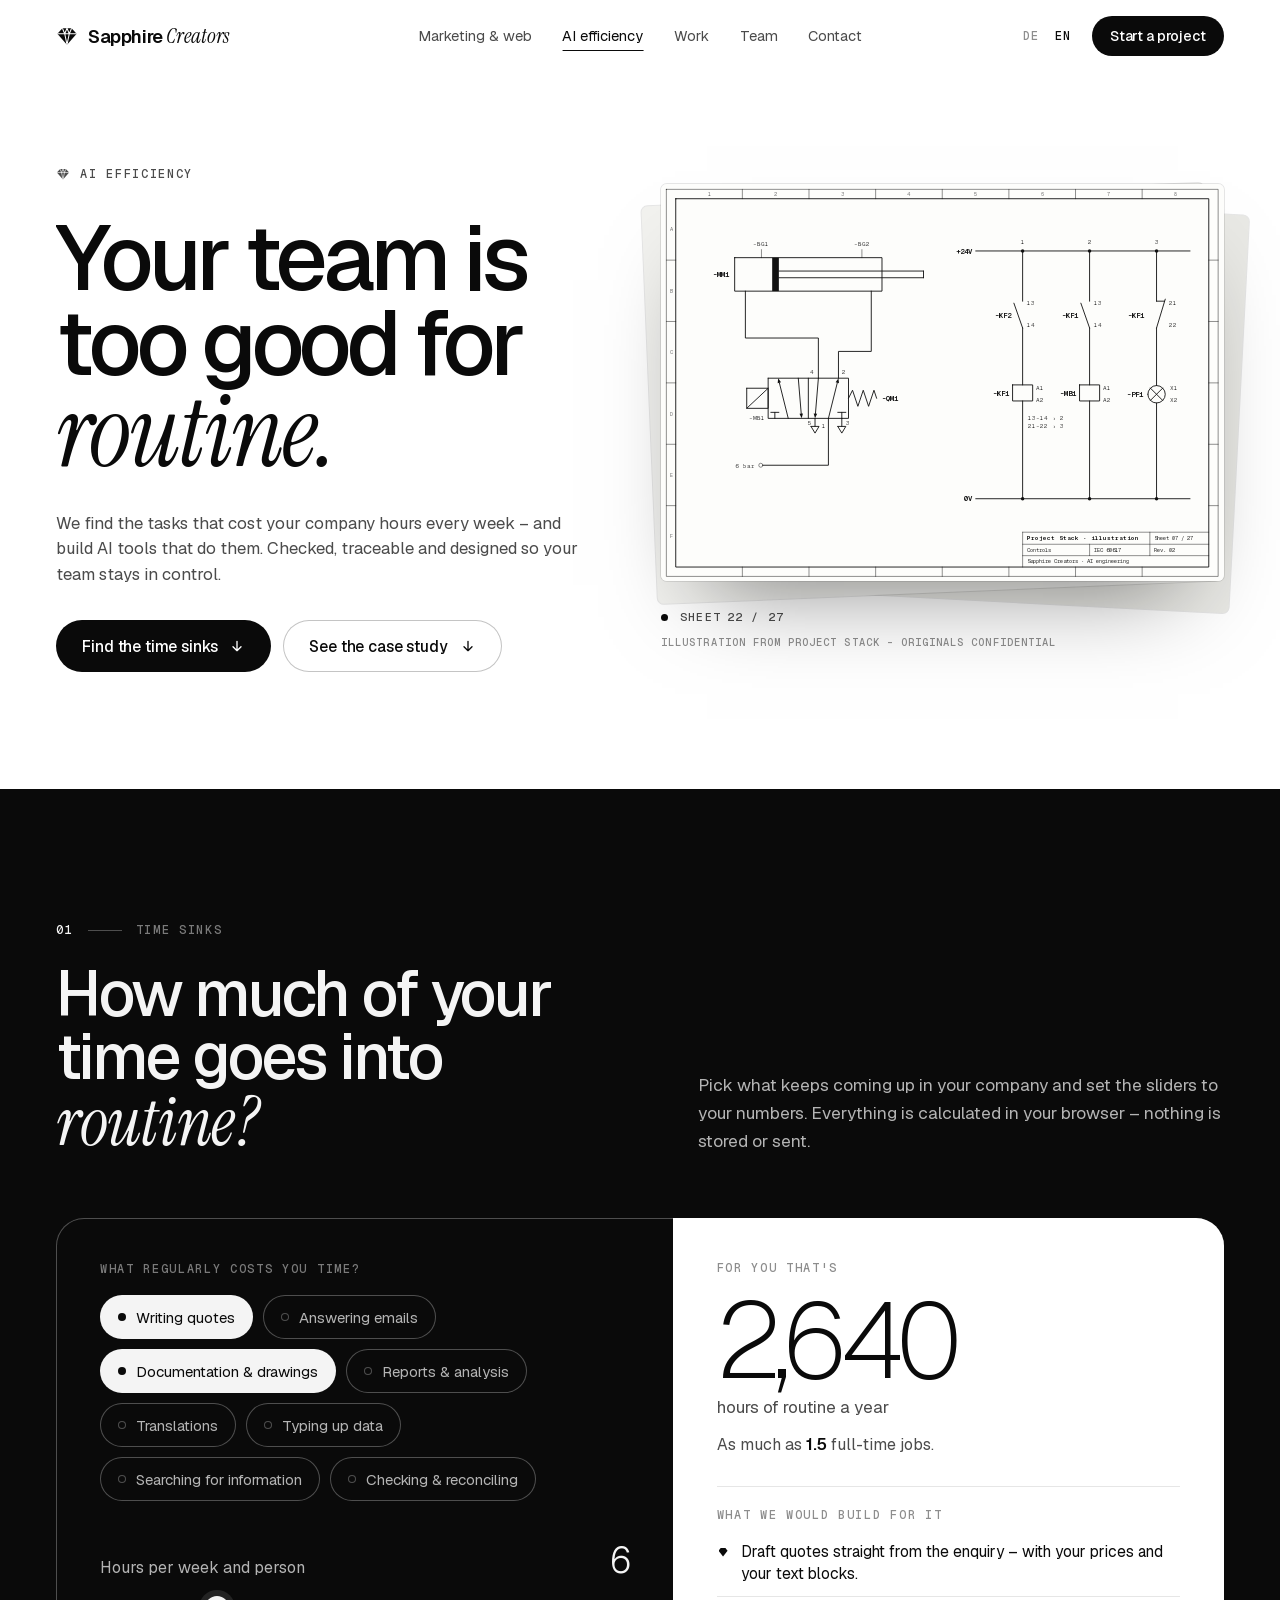
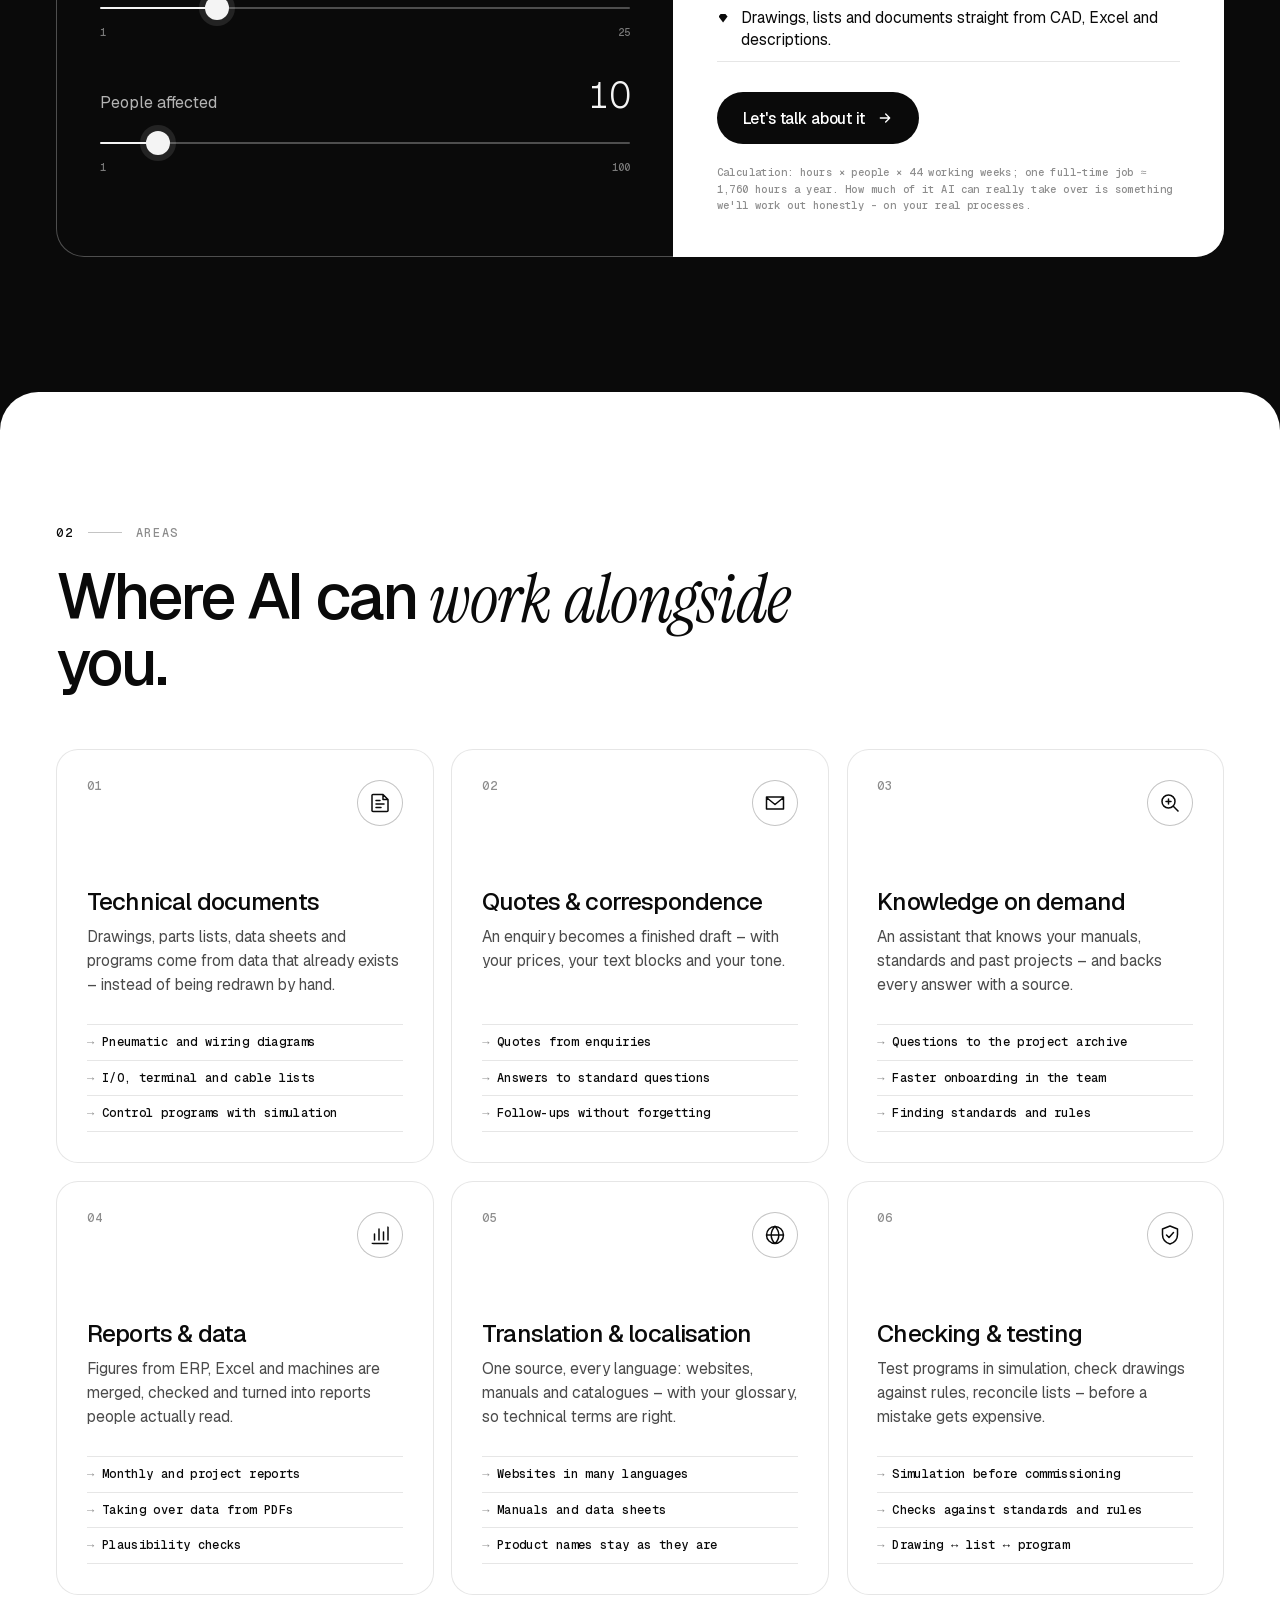
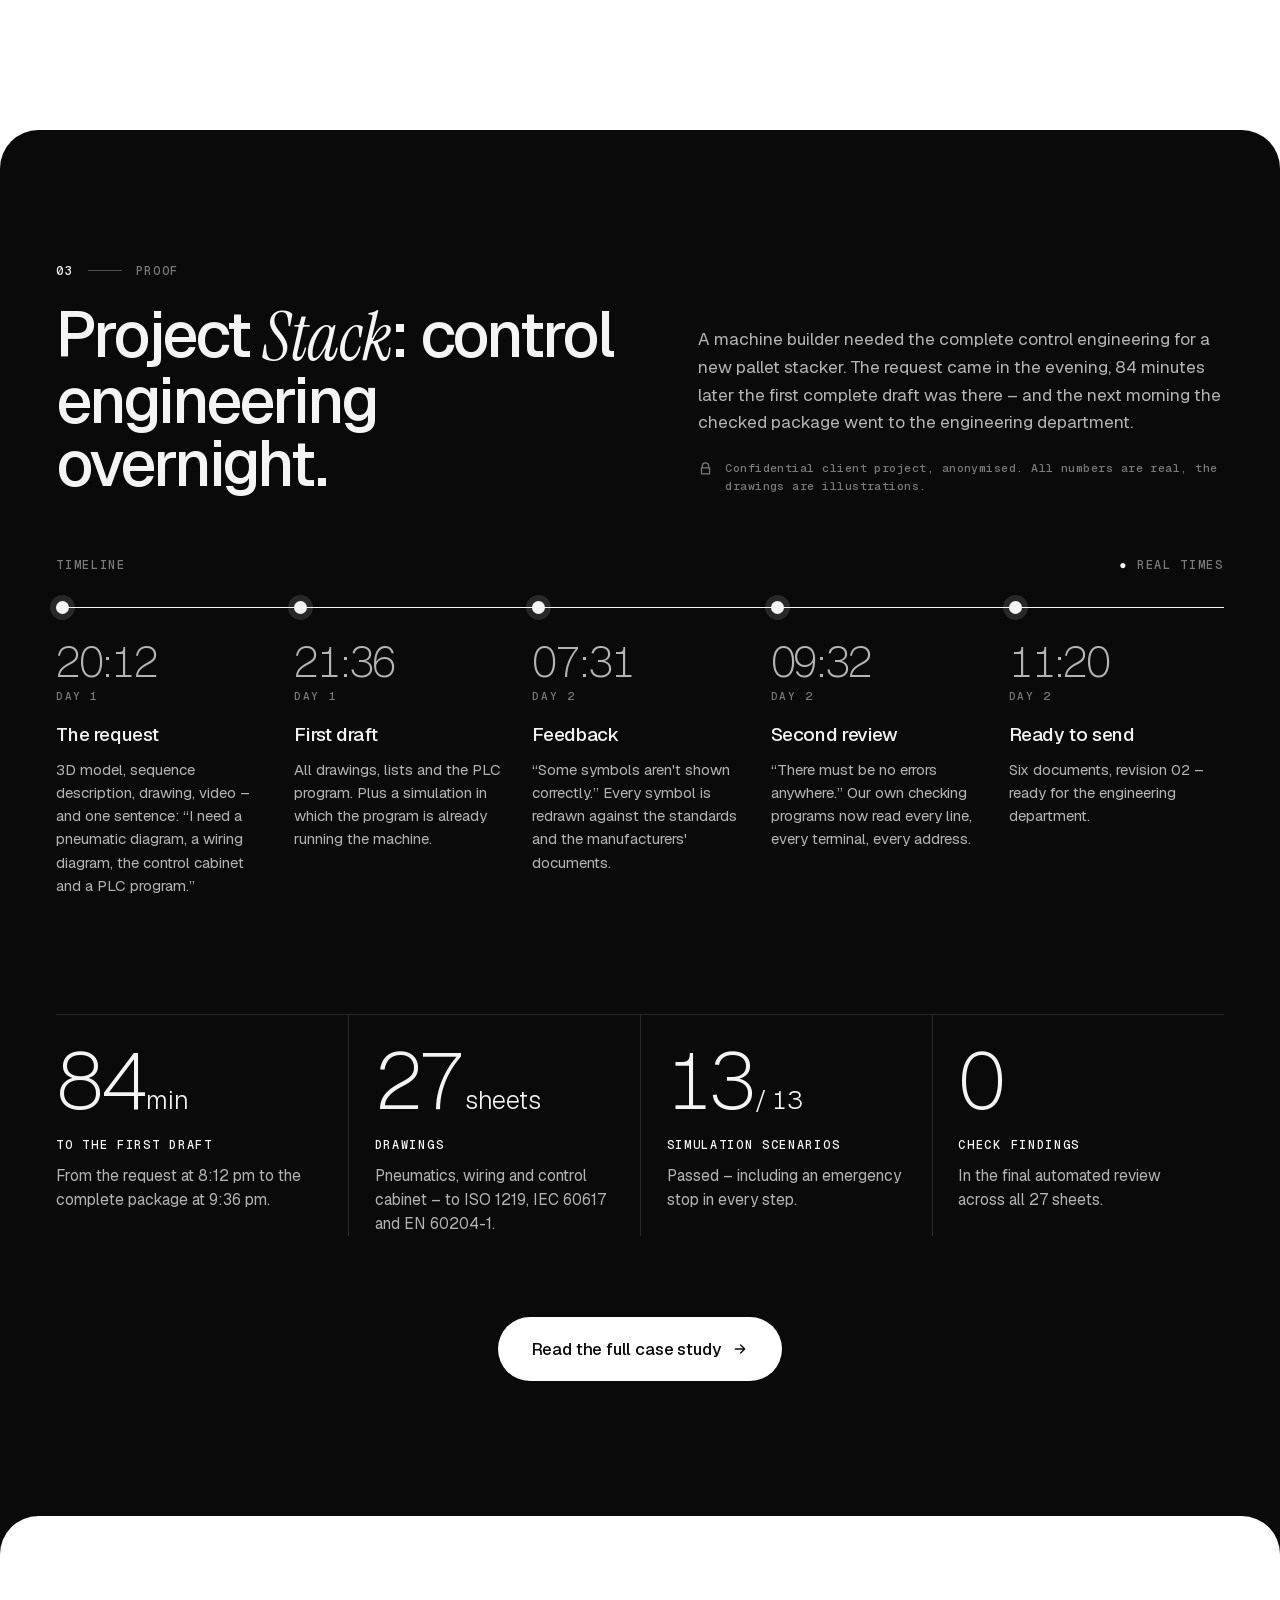
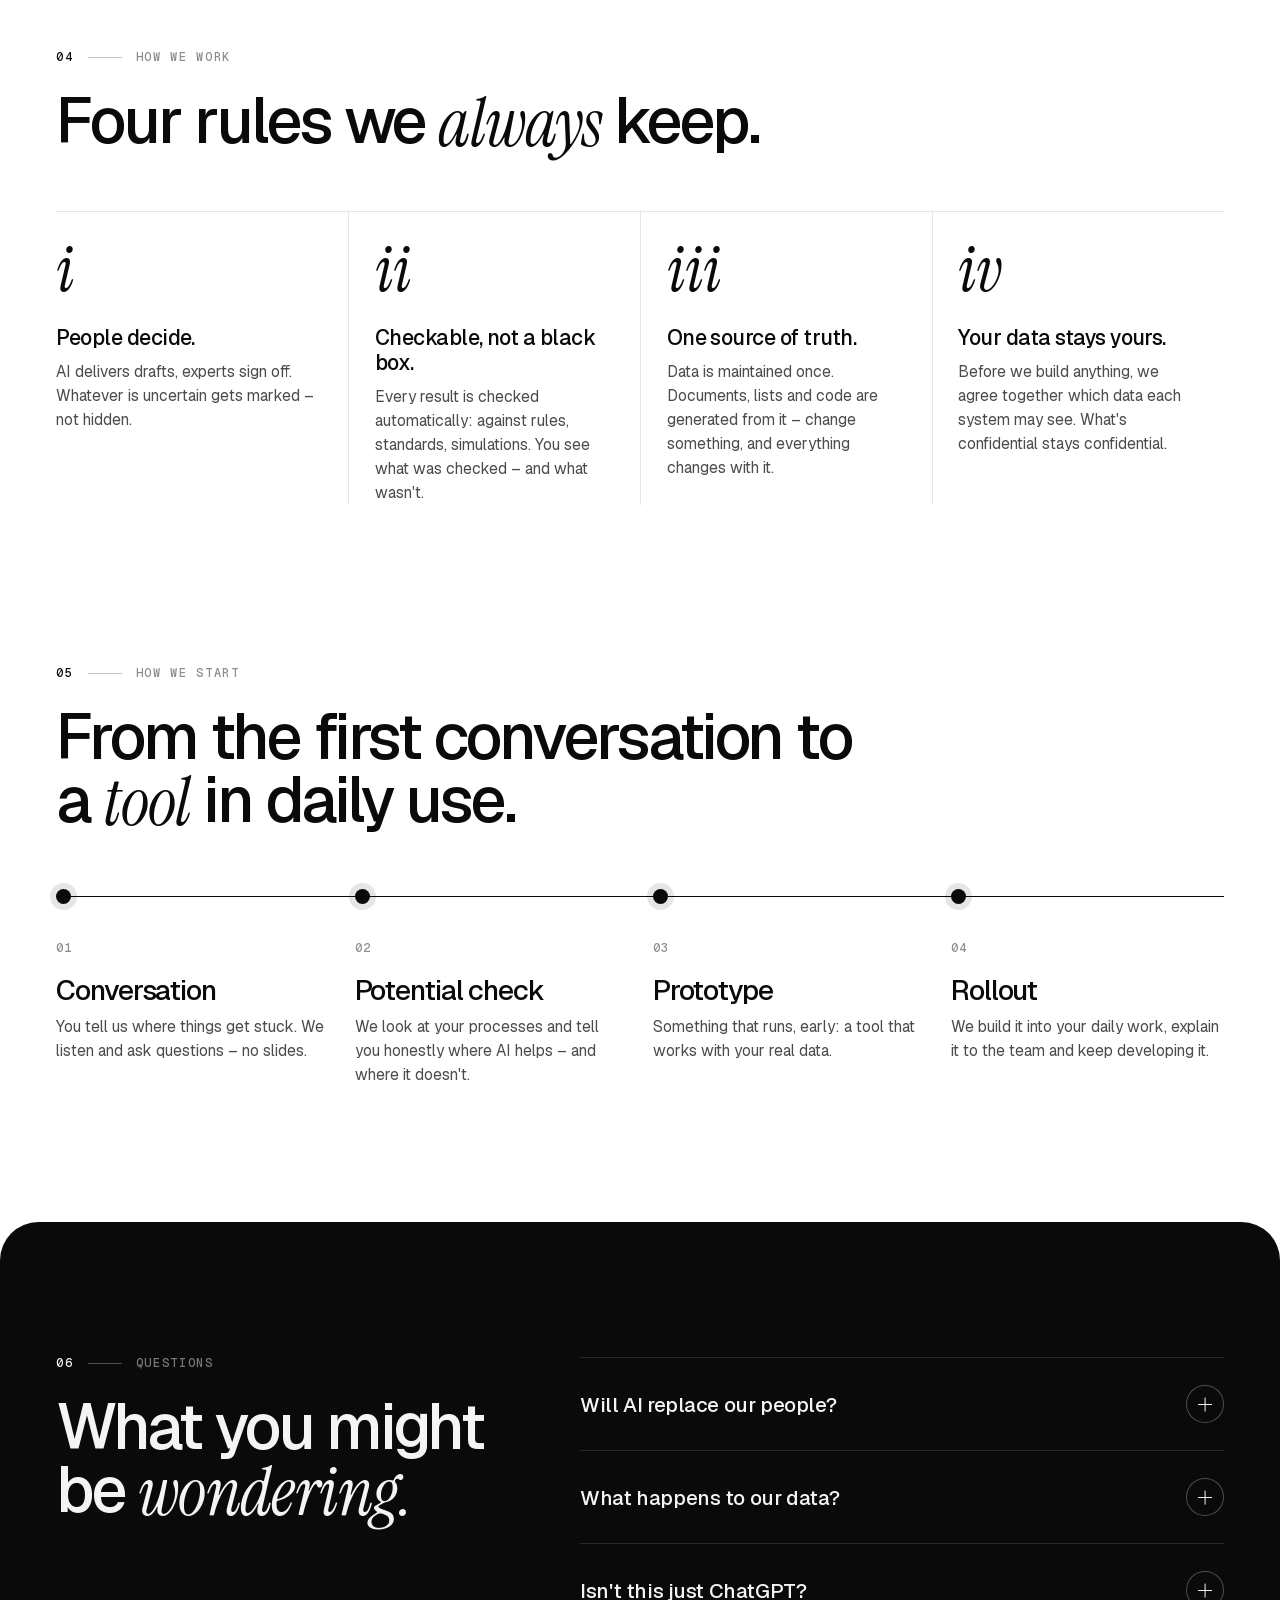
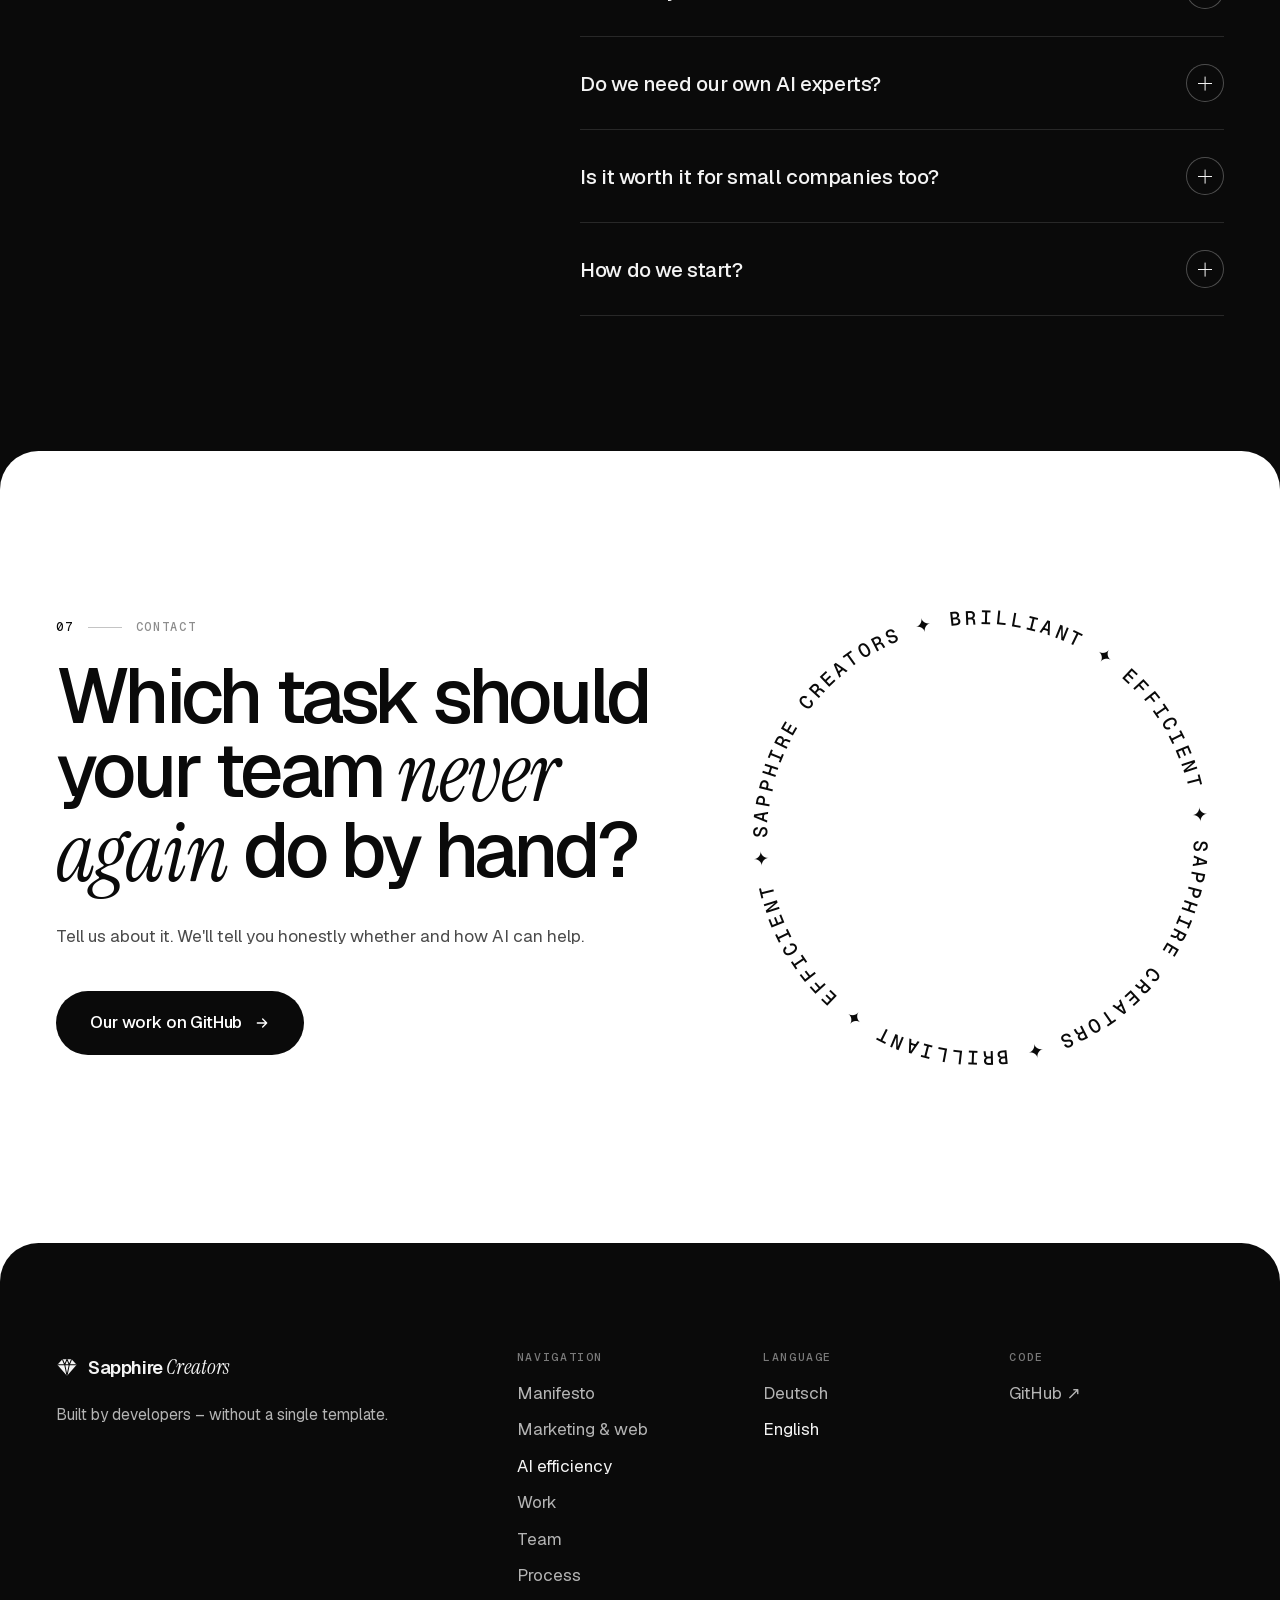
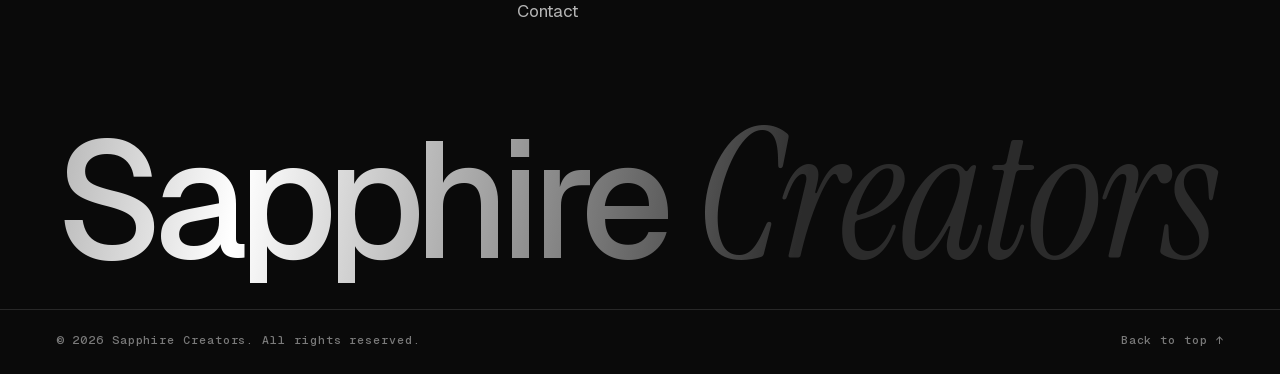
<file: docs/en/ai-efficiency/index.html>
<!doctype html>
<html lang="en">
<head>
<meta charset="utf-8">
<meta name="viewport" content="width=device-width, initial-scale=1, viewport-fit=cover">
<title>AI efficiency – Sapphire Creators</title>
<meta name="description" content="Sapphire Creators builds AI tools that do the routine work: technical documents, quotes, knowledge, reports, translations and checks – traceable and signed off by your team.">
<meta name="theme-color" content="#ffffff">
<link rel="canonical" href="https://mzollercreations.github.io/en/ai-efficiency/">
<link rel="alternate" hreflang="de" href="https://mzollercreations.github.io/ki-effizienz/">
<link rel="alternate" hreflang="en" href="https://mzollercreations.github.io/en/ai-efficiency/">
<link rel="alternate" hreflang="x-default" href="https://mzollercreations.github.io/ki-effizienz/">
<meta property="og:type" content="website">
<meta property="og:site_name" content="Sapphire Creators">
<meta property="og:title" content="AI efficiency – Sapphire Creators">
<meta property="og:description" content="Sapphire Creators builds AI tools that do the routine work: technical documents, quotes, knowledge, reports, translations and checks – traceable and signed off by your team.">
<meta property="og:url" content="https://mzollercreations.github.io/en/ai-efficiency/">
<meta property="og:image" content="https://mzollercreations.github.io/assets/img/og-ai-en.png">
<meta property="og:locale" content="en_US">
<meta name="twitter:card" content="summary_large_image">
<link rel="icon" href="../../assets/img/favicon.svg" type="image/svg+xml">
<link rel="preload" href="../../assets/fonts/geist-latin.woff2" as="font" type="font/woff2" crossorigin>
<link rel="preload" href="../../assets/fonts/instrumentserif-italic-latin.woff2" as="font" type="font/woff2" crossorigin>
<link rel="stylesheet" href="../../assets/css/style.css?v=a6fcc54a">
<script>document.documentElement.classList.add('js')</script>
</head>
<body class="page-ai">
<a class="skip" href="#main">Skip to content</a>

<svg class="defs" aria-hidden="true" focusable="false">
  <symbol id="mark" viewBox="0 0 24 24"><path style="fill:currentColor" d="M7 3.5h10l5.5 6L12 21.5 1.5 9.5z"/><path style="fill:none;stroke:var(--bg,#fff);stroke-width:1.1;stroke-linejoin:round" d="M1.5 9.5h21M7 3.5l2.5 6 2.5-6 2.5 6 2.5-6M9.5 9.5 12 21.5l2.5-12"/></symbol>
  <symbol id="arr" viewBox="0 0 24 24"><path d="M5 12h14M13 6l6 6-6 6"/></symbol>
  <symbol id="arr-down" viewBox="0 0 24 24"><path d="M12 5v14M6 13l6 6 6-6"/></symbol>
  <symbol id="arr-out" viewBox="0 0 24 24"><path d="M7 17 17 7M9 7h8v8"/></symbol>
</svg>

<header class="nav" id="nav">
  <a class="brand" href="../#top" aria-label="Sapphire Creators">
    <svg class="mark" aria-hidden="true"><use href="#mark"/></svg><span class="wm">Sapphire <em>Creators</em></span>
  </a>
  <nav class="nav-links" aria-label="Menu">
    <a href="../#services">Marketing & web</a>
    <a href="./" aria-current="page">AI efficiency</a>
    <a href="../projects/">Work</a>
    <a href="../#team">Team</a>
    <a href="../#contact">Contact</a>
  </nav>
  <div class="nav-right">
    <div class="lang">
      <a href="../../ki-effizienz/" hreflang="de" lang="de">DE</a><a href="./" hreflang="en" lang="en" aria-current="page">EN</a>
    </div>
    <a class="btn btn-solid btn-small" href="../#contact"><span>Start a project</span></a>
    <button class="burger" type="button" aria-expanded="false" aria-controls="menu">
      <span class="sr" data-open="Menu" data-close="Close">Menu</span><i></i><i></i>
    </button>
  </div>
  <div class="progress" aria-hidden="true"><i></i></div>
</header>

<div class="menu" id="menu" hidden>
  <nav class="menu-links" aria-label="Menu">
    <a href="../#services"><i>01</i>Marketing & web</a>
    <a href="./" aria-current="page"><i>02</i>AI efficiency</a>
    <a href="../projects/"><i>03</i>Work</a>
    <a href="../#team"><i>04</i>Team</a>
    <a href="../#process"><i>05</i>Process</a>
    <a href="../#contact"><i>06</i>Contact</a>
  </nav>
  <div class="menu-foot">
    <div class="lang"><a href="../../ki-effizienz/" hreflang="de" lang="de">DE</a><a href="./" hreflang="en" lang="en" aria-current="page">EN</a></div>
    <a href="https://github.com/mzollercreations" target="_blank" rel="noopener">GitHub ↗</a>
  </div>
</div>

<main id="main">

<!-- ============ HERO: a plan draws itself ============ -->
<section class="ai-hero" id="top">
  <div class="wrap ai-hero-grid">
    <div class="ai-hero-copy">
      <p class="eyebrow"><svg class="mark" aria-hidden="true"><use href="#mark"/></svg>AI efficiency</p>
      <h1 class="pj-title ai-title">
        <span class="line"><span class="line-in" style="--d:0">Your team is</span></span>
        <span class="line"><span class="line-in" style="--d:.08">too good for</span></span>
        <span class="line"><span class="line-in" style="--d:.16"><em>routine.</em></span></span>
      </h1>
      <p class="pj-sub">We find the tasks that cost your company hours every week – and build AI tools that do them. Checked, traceable and designed so your team stays in control.</p>
      <div class="hero-ctas ai-ctas">
        <a class="btn btn-solid" href="#rechner"><span>Find the time sinks</span><svg class="arr" aria-hidden="true"><use href="#arr-down"/></svg></a>
        <a class="btn btn-line" href="#stapel-kurz"><span>See the case study</span><svg class="arr" aria-hidden="true"><use href="#arr-down"/></svg></a>
      </div>
    </div>
    <div class="ai-hero-vis">
      <div class="sheets" data-draw>
        <span class="sheet-back sb2" aria-hidden="true"></span><span class="sheet-back sb1" aria-hidden="true"></span>
        <div class="sheet-front"><svg class="dwg" viewBox="0 0 840 594" role="img" aria-label="Illustration of a control drawing: a pneumatic cylinder with a 5/2-way valve and three current paths with relay, valve coil and indicator lamp"><g class="dwg-frame"><rect class="paper" x="0" y="0" width="840" height="594" rx="4"/><path class="thin" style="--k:0" pathLength="1" d="M8 8H832V586H8Z"/><path class="ink" style="--k:0" pathLength="1" d="M22 22H818V572H22Z"/><path class="thin" style="--k:0" pathLength="1" d="M121.5 8V22M121.5 572V586"/><path class="thin" style="--k:0" pathLength="1" d="M221.0 8V22M221.0 572V586"/><path class="thin" style="--k:0" pathLength="1" d="M320.5 8V22M320.5 572V586"/><path class="thin" style="--k:0" pathLength="1" d="M420.0 8V22M420.0 572V586"/><path class="thin" style="--k:0" pathLength="1" d="M519.5 8V22M519.5 572V586"/><path class="thin" style="--k:0" pathLength="1" d="M619.0 8V22M619.0 572V586"/><path class="thin" style="--k:0" pathLength="1" d="M718.5 8V22M718.5 572V586"/><text x="71.8" y="18" text-anchor="middle" class="zone" style="--k:0">1</text><text x="171.2" y="18" text-anchor="middle" class="zone" style="--k:0">2</text><text x="270.8" y="18" text-anchor="middle" class="zone" style="--k:0">3</text><text x="370.2" y="18" text-anchor="middle" class="zone" style="--k:0">4</text><text x="469.8" y="18" text-anchor="middle" class="zone" style="--k:0">5</text><text x="569.2" y="18" text-anchor="middle" class="zone" style="--k:0">6</text><text x="668.8" y="18" text-anchor="middle" class="zone" style="--k:0">7</text><text x="768.2" y="18" text-anchor="middle" class="zone" style="--k:0">8</text><path class="thin" style="--k:0" pathLength="1" d="M8 113.7H22M818 113.7H832"/><path class="thin" style="--k:0" pathLength="1" d="M8 205.3H22M818 205.3H832"/><path class="thin" style="--k:0" pathLength="1" d="M8 297.0H22M818 297.0H832"/><path class="thin" style="--k:0" pathLength="1" d="M8 388.7H22M818 388.7H832"/><path class="thin" style="--k:0" pathLength="1" d="M8 480.3H22M818 480.3H832"/><text x="15" y="70.8" text-anchor="middle" class="zone" style="--k:0">A</text><text x="15" y="162.5" text-anchor="middle" class="zone" style="--k:0">B</text><text x="15" y="254.2" text-anchor="middle" class="zone" style="--k:0">C</text><text x="15" y="345.8" text-anchor="middle" class="zone" style="--k:0">D</text><text x="15" y="437.5" text-anchor="middle" class="zone" style="--k:0">E</text><text x="15" y="529.2" text-anchor="middle" class="zone" style="--k:0">F</text></g><g class="dwg-tb"><path class="thin" style="--k:1" pathLength="1" d="M540 520H818M540 538H818M540 555H818M540 520V572M730 520V555M640 538V555"/><text x="546" y="532" class="tb-b" style="--k:1">Project Stack · illustration</text><text x="736" y="532" class="tb" style="--k:1">Sheet 07 / 27</text><text x="546" y="549" class="tb" style="--k:1">Controls</text><text x="646" y="549" class="tb" style="--k:1">IEC 60617</text><text x="736" y="549" class="tb" style="--k:1">Rev. 02</text><text x="546" y="566" class="tb" style="--k:1">Sapphire Creators · AI engineering</text></g><g class="dwg-ink"><path class="ink" style="--k:2" pathLength="1" d="M110 110H330V160H110Z"/><path class="fill" style="--k:3" d="M166 110h10v50h-10z"/><path class="ink" style="--k:3" pathLength="1" d="M176 130H392M176 140H392M392 130V140"/><path class="thin" style="--k:3" pathLength="1" d="M150 98V110M300 98V110"/><path class="ink" style="--k:5" pathLength="1" d="M235 290V230H126V160"/><path class="ink" style="--k:5" pathLength="1" d="M265 290V250H314V160"/><path class="ink" style="--k:4" pathLength="1" d="M160 290H280V350H160ZM220 290V350"/><path class="ink" style="--k:6" pathLength="1" d="M250 350L263.3 296.8"/><path class="head" style="--k:6" d="M265 290L265.8 297.4L260.8 296.2Z"/><path class="ink" style="--k:6" pathLength="1" d="M235 290L230.6 343.0"/><path class="head" style="--k:6" d="M230 350L228.0 342.8L233.2 343.2Z"/><path class="ink" style="--k:6" pathLength="1" d="M270 350V341M264 341H276"/><path class="ink" style="--k:6" pathLength="1" d="M190 350L176.7 296.8"/><path class="head" style="--k:6" d="M175 290L179.2 296.2L174.2 297.4Z"/><path class="ink" style="--k:6" pathLength="1" d="M205 290L209.4 343.0"/><path class="head" style="--k:6" d="M210 350L206.8 343.2L212.0 342.8Z"/><path class="ink" style="--k:6" pathLength="1" d="M170 350V341M164 341H176"/><path class="ink" style="--k:7" pathLength="1" d="M128 305H160V335H128ZM128 335L160 305"/><path class="ink" style="--k:7" pathLength="1" d="M280 320L286 308L294 332L302 308L310 332L318 308L322 320"/><path class="ink" style="--k:8" pathLength="1" d="M250 350V420H152"/><path class="thin" style="--k:8" pathLength="1" d="M152 420a3 3 0 1 0 -6 0a3 3 0 1 0 6 0"/><path class="ink" style="--k:8" pathLength="1" d="M230 350V362M224 362H236L230 372Z"/><path class="ink" style="--k:8" pathLength="1" d="M270 350V362M264 362H276L270 372Z"/></g><g class="dwg-txt"><text x="102" y="139" text-anchor="end" class="lbl" style="--k:3">-MM1</text><text x="150" y="92" text-anchor="middle" class="sm" style="--k:3">-BG1</text><text x="300" y="92" text-anchor="middle" class="sm" style="--k:3">-BG2</text><text x="229" y="284" text-anchor="end" class="sm" style="--k:6">4</text><text x="271" y="284" class="sm" style="--k:6">2</text><text x="226" y="360" text-anchor="end" class="sm" style="--k:8">5</text><text x="246" y="364" text-anchor="end" class="sm" style="--k:8">1</text><text x="276" y="360" class="sm" style="--k:8">3</text><text x="144" y="352" text-anchor="middle" class="sm" style="--k:7">-MB1</text><text x="330" y="324" class="lbl" style="--k:7">-QM1</text><text x="140" y="424" text-anchor="end" class="sm" style="--k:8">6 bar</text></g><g class="dwg-ink"><path class="ink" style="--k:9" pathLength="1" d="M470 100H790"/><path class="ink" style="--k:9" pathLength="1" d="M470 470H790"/><path class="ink" style="--k:10" pathLength="1" d="M540 100V175"/><path class="ink" style="--k:11" pathLength="1" d="M540 215L527 178"/><path class="ink" style="--k:12" pathLength="1" d="M540 215V300"/><path class="ink" style="--k:12" pathLength="1" d="M525 300h30v24h-30z"/><path class="ink" style="--k:13" pathLength="1" d="M540 324V470"/><path class="ink" style="--k:10" pathLength="1" d="M640 100V175"/><path class="ink" style="--k:11" pathLength="1" d="M640 215L627 178"/><path class="ink" style="--k:12" pathLength="1" d="M640 215V300"/><path class="ink" style="--k:12" pathLength="1" d="M625 300h30v24h-30z"/><path class="ink" style="--k:13" pathLength="1" d="M640 324V470"/><path class="ink" style="--k:10" pathLength="1" d="M740 100V175M740 175h12"/><path class="ink" style="--k:11" pathLength="1" d="M740 215L753 172"/><path class="ink" style="--k:12" pathLength="1" d="M740 215V301"/><path class="ink" style="--k:12" pathLength="1" d="M727 314a13 13 0 1 0 26 0a13 13 0 1 0 -26 0"/><path class="ink" style="--k:12" pathLength="1" d="M730.8 304.8L749.2 323.2M749.2 304.8L730.8 323.2"/><path class="ink" style="--k:13" pathLength="1" d="M740 327V470"/><circle class="dot" style="--k:13" cx="540" cy="100" r="2.6"/><circle class="dot" style="--k:13" cx="540" cy="470" r="2.6"/><circle class="dot" style="--k:13" cx="640" cy="100" r="2.6"/><circle class="dot" style="--k:13" cx="640" cy="470" r="2.6"/><circle class="dot" style="--k:13" cx="740" cy="100" r="2.6"/><circle class="dot" style="--k:13" cx="740" cy="470" r="2.6"/></g><g class="dwg-txt"><text x="464" y="104" text-anchor="end" class="lbl" style="--k:9">+24V</text><text x="464" y="474" text-anchor="end" class="lbl" style="--k:9">0V</text><text x="522" y="200" text-anchor="end" class="lbl" style="--k:11">-KF2</text><text x="546" y="181" class="sm" style="--k:11">13</text><text x="546" y="214" class="sm" style="--k:11">14</text><text x="520" y="316" text-anchor="end" class="lbl" style="--k:12">-KF1</text><text x="560" y="307" class="sm" style="--k:12">A1</text><text x="560" y="325" class="sm" style="--k:12">A2</text><text x="622" y="200" text-anchor="end" class="lbl" style="--k:11">-KF1</text><text x="646" y="181" class="sm" style="--k:11">13</text><text x="646" y="214" class="sm" style="--k:11">14</text><text x="620" y="316" text-anchor="end" class="lbl" style="--k:12">-MB1</text><text x="660" y="307" class="sm" style="--k:12">A1</text><text x="660" y="325" class="sm" style="--k:12">A2</text><text x="722" y="200" text-anchor="end" class="lbl" style="--k:11">-KF1</text><text x="758" y="181" class="sm" style="--k:11">21</text><text x="758" y="214" class="sm" style="--k:11">22</text><text x="720" y="318" text-anchor="end" class="lbl" style="--k:12">-PF1</text><text x="760" y="307" class="sm" style="--k:12">X1</text><text x="760" y="325" class="sm" style="--k:12">X2</text><text x="540" y="90" text-anchor="middle" class="sm" style="--k:9">1</text><text x="640" y="90" text-anchor="middle" class="sm" style="--k:9">2</text><text x="740" y="90" text-anchor="middle" class="sm" style="--k:9">3</text><text x="548" y="352" class="sm" style="--k:13">13-14 › 2</text><text x="548" y="365" class="sm" style="--k:13">21-22 › 3</text></g></svg></div>
      </div>
      <div class="sheet-status" aria-hidden="true">
        <span class="ss-left"><b class="ss-dot"></b>Sheet <span data-sheetcount data-to="27">01 / 27</span></span>
        <span class="ss-right">Review: 0 findings</span>
      </div>
      <p class="sheet-note">Illustration from Project Stack – originals confidential</p>
    </div>
  </div>
</section>

<!-- ============ CALCULATOR: where the time goes ============ -->
<section class="calc-sec dark" id="rechner" data-dark>
  <div class="wrap">
    <div class="calc-head">
      <div>
        <p class="label"><i>01</i>Time sinks</p>
        <h2 class="h2" data-split>How much of your time goes into <em>routine?</em></h2>
      </div>
      <p class="lead" data-reveal>Pick what keeps coming up in your company and set the sliders to your numbers. Everything is calculated in your browser – nothing is stored or sent.</p>
    </div>
    <div class="calc" data-calc data-reveal>
      <div class="calc-inputs">
        <fieldset class="calc-tasks">
          <legend>What regularly costs you time?</legend>
          <div class="chips">
            <button class="chip" type="button" aria-pressed="true" data-task="1">Writing quotes</button>
            <button class="chip" type="button" aria-pressed="false" data-task="2">Answering emails</button>
            <button class="chip" type="button" aria-pressed="true" data-task="3">Documentation & drawings</button>
            <button class="chip" type="button" aria-pressed="false" data-task="4">Reports & analysis</button>
            <button class="chip" type="button" aria-pressed="false" data-task="5">Translations</button>
            <button class="chip" type="button" aria-pressed="false" data-task="6">Typing up data</button>
            <button class="chip" type="button" aria-pressed="false" data-task="7">Searching for information</button>
            <button class="chip" type="button" aria-pressed="false" data-task="8">Checking & reconciling</button>
          </div>
        </fieldset>
        <div class="calc-range">
          <div class="cr-top"><label for="calc-h">Hours per week and person</label><output for="calc-h" data-calc-out="h">6</output></div>
          <input id="calc-h" type="range" min="1" max="25" step="1" value="6" data-calc-in="h">
          <div class="cr-scale" aria-hidden="true"><span>1</span><span>25</span></div>
        </div>
        <div class="calc-range">
          <div class="cr-top"><label for="calc-p">People affected</label><output for="calc-p" data-calc-out="p">10</output></div>
          <input id="calc-p" type="range" min="1" max="100" step="1" value="10" data-calc-in="p">
          <div class="cr-scale" aria-hidden="true"><span>1</span><span>100</span></div>
        </div>
      </div>
      <div class="calc-result" aria-live="polite">
        <span class="calc-k">For you that's</span>
        <div class="calc-num"><span data-calc-total>2.640</span></div>
        <span class="calc-unit">hours of routine a year</span>
        <p class="calc-fte">As much as <b data-calc-fte>1,5</b> full-time jobs.</p>
        <div class="calc-build">
          <h3>What we would build for it</h3>
          <ul>
            <li data-task="1">Draft quotes straight from the enquiry – with your prices and your text blocks.</li>
            <li data-task="2" hidden>Draft replies to recurring enquiries that your team only has to check.</li>
            <li data-task="3">Drawings, lists and documents straight from CAD, Excel and descriptions.</li>
            <li data-task="4" hidden>Reports that assemble themselves from your data and check it for plausibility.</li>
            <li data-task="5" hidden>Translations with your glossary – technical terms are right, product names stay.</li>
            <li data-task="6" hidden>Data from PDFs, forms and emails lands in the right system automatically.</li>
            <li data-task="7" hidden>An assistant that searches your knowledge and backs every answer with a source.</li>
            <li data-task="8" hidden>Checking programs that reconcile drawings, lists and programs against each other.</li>
          </ul>
          <p class="calc-empty" hidden>Pick above what costs you time.</p>
        </div>
        <a class="btn btn-solid" href="#contact"><span>Let's talk about it</span><svg class="arr" aria-hidden="true"><use href="#arr"/></svg></a>
        <p class="calc-note">Calculation: hours × people × 44 working weeks; one full-time job ≈ 1,760 hours a year. How much of it AI can really take over is something we'll work out honestly – on your real processes.</p>
      </div>
    </div>
  </div>
</section>

<!-- ============ AREAS ============ -->
<section class="sheet areas" id="bereiche">
  <div class="wrap">
    <div class="pj-sec-head">
      <p class="label"><i>02</i>Areas</p>
      <h2 class="h2" data-split>Where AI can <em>work alongside</em> you.</h2>
    </div>
    <div class="area-grid">
      <article class="area" data-reveal>
        <div class="area-top"><span class="area-num">01</span><svg class="area-ico" viewBox="0 0 24 24" aria-hidden="true"><path d="M4 3.5h11l5 5v12H4zM15 3.5v5h5M8 13h8M8 16.5h5M8 9.5h4"/></svg></div>
        <h3>Technical documents</h3><p>Drawings, parts lists, data sheets and programs come from data that already exists – instead of being redrawn by hand.</p>
        <ul class="area-ex"><li>Pneumatic and wiring diagrams</li><li>I/O, terminal and cable lists</li><li>Control programs with simulation</li></ul>
      </article>
      <article class="area" data-reveal style="--d:80">
        <div class="area-top"><span class="area-num">02</span><svg class="area-ico" viewBox="0 0 24 24" aria-hidden="true"><path d="M3.5 6h17v12h-17zM3.5 6.5l8.5 7 8.5-7"/></svg></div>
        <h3>Quotes & correspondence</h3><p>An enquiry becomes a finished draft – with your prices, your text blocks and your tone.</p>
        <ul class="area-ex"><li>Quotes from enquiries</li><li>Answers to standard questions</li><li>Follow-ups without forgetting</li></ul>
      </article>
      <article class="area" data-reveal style="--d:160">
        <div class="area-top"><span class="area-num">03</span><svg class="area-ico" viewBox="0 0 24 24" aria-hidden="true"><path d="M10.5 4a6.5 6.5 0 1 0 0 13 6.5 6.5 0 0 0 0-13zM15.3 15.3 20.5 20.5M8 10.5h5M10.5 8v5"/></svg></div>
        <h3>Knowledge on demand</h3><p>An assistant that knows your manuals, standards and past projects – and backs every answer with a source.</p>
        <ul class="area-ex"><li>Questions to the project archive</li><li>Faster onboarding in the team</li><li>Finding standards and rules</li></ul>
      </article>
      <article class="area" data-reveal>
        <div class="area-top"><span class="area-num">04</span><svg class="area-ico" viewBox="0 0 24 24" aria-hidden="true"><path d="M4 20.5h16M6.5 17V11M11 17V6M15.5 17v-8M20 17V4"/></svg></div>
        <h3>Reports & data</h3><p>Figures from ERP, Excel and machines are merged, checked and turned into reports people actually read.</p>
        <ul class="area-ex"><li>Monthly and project reports</li><li>Taking over data from PDFs</li><li>Plausibility checks</li></ul>
      </article>
      <article class="area" data-reveal style="--d:80">
        <div class="area-top"><span class="area-num">05</span><svg class="area-ico" viewBox="0 0 24 24" aria-hidden="true"><path d="M12 3.5a8.5 8.5 0 1 0 0 17 8.5 8.5 0 0 0 0-17zM3.5 12h17M12 3.5c2.6 2.4 3.8 5.2 3.8 8.5S14.6 18.1 12 20.5M12 3.5C9.4 5.9 8.2 8.7 8.2 12s1.2 6.1 3.8 8.5"/></svg></div>
        <h3>Translation & localisation</h3><p>One source, every language: websites, manuals and catalogues – with your glossary, so technical terms are right.</p>
        <ul class="area-ex"><li>Websites in many languages</li><li>Manuals and data sheets</li><li>Product names stay as they are</li></ul>
      </article>
      <article class="area" data-reveal style="--d:160">
        <div class="area-top"><span class="area-num">06</span><svg class="area-ico" viewBox="0 0 24 24" aria-hidden="true"><path d="M12 3 4.5 6v5.5c0 4.6 3.1 8.1 7.5 9.5 4.4-1.4 7.5-4.9 7.5-9.5V6zM8.5 12l2.5 2.5 4.5-5"/></svg></div>
        <h3>Checking & testing</h3><p>Test programs in simulation, check drawings against rules, reconcile lists – before a mistake gets expensive.</p>
        <ul class="area-ex"><li>Simulation before commissioning</li><li>Checks against standards and rules</li><li>Drawing ↔ list ↔ program</li></ul>
      </article>
    </div>
  </div>
</section>

<!-- ============ PROOF: Projekt Stapel, short ============ -->
<section class="sheet dark ai-case" id="stapel-kurz" data-dark>
  <div class="wrap">
    <div class="ai-case-head">
      <div>
        <p class="label"><i>03</i>Proof</p>
        <h2 class="h2" data-split>Project <em>Stack</em>: control engineering overnight.</h2>
      </div>
      <div>
        <p class="lead" data-reveal>A machine builder needed the complete control engineering for a new pallet stacker. The request came in the evening, 84 minutes later the first complete draft was there – and the next morning the checked package went to the engineering department.</p>
        <p class="conf-note" data-reveal><svg viewBox="0 0 24 24" aria-hidden="true"><path d="M7 11V8a5 5 0 0 1 10 0v3M5.5 11h13v9.5h-13z"/></svg>Confidential client project, anonymised. All numbers are real, the drawings are illustrations.</p>
      </div>
    </div>
    <div class="tl" data-progress>
  <p class="tl-k"><span>Timeline</span><span class="tl-k-r">Real times</span></p>
  <ol class="tl-list">
    <li class="tl-item"><span class="tl-dot" aria-hidden="true"></span><p class="tl-when"><time>20:12</time><span>Day 1</span></p><h3>The request</h3><p>3D model, sequence description, drawing, video – and one sentence: “I need a pneumatic diagram, a wiring diagram, the control cabinet and a PLC program.”</p></li>
    <li class="tl-item"><span class="tl-dot" aria-hidden="true"></span><p class="tl-when"><time>21:36</time><span>Day 1</span></p><h3>First draft</h3><p>All drawings, lists and the PLC program. Plus a simulation in which the program is already running the machine.</p></li>
    <li class="tl-item"><span class="tl-dot" aria-hidden="true"></span><p class="tl-when"><time>07:31</time><span>Day 2</span></p><h3>Feedback</h3><p>“Some symbols aren't shown correctly.” Every symbol is redrawn against the standards and the manufacturers' documents.</p></li>
    <li class="tl-item"><span class="tl-dot" aria-hidden="true"></span><p class="tl-when"><time>09:32</time><span>Day 2</span></p><h3>Second review</h3><p>“There must be no errors anywhere.” Our own checking programs now read every line, every terminal, every address.</p></li>
    <li class="tl-item"><span class="tl-dot" aria-hidden="true"></span><p class="tl-when"><time>11:20</time><span>Day 2</span></p><h3>Ready to send</h3><p>Six documents, revision 02 – ready for the engineering department.</p></li>
  </ol>
</div>
    <div class="case-stats">
  <div class="cstat" data-reveal>
    <div class="cstat-num"><span data-count-from="0" data-count-to="84">84</span><small>min</small></div>
    <h3>To the first draft</h3><p>From the request at 8:12 pm to the complete package at 9:36 pm.</p>
  </div>
  <div class="cstat" data-reveal style="--d:90">
    <div class="cstat-num"><span data-count-from="0" data-count-to="27">27</span><small>sheets</small></div>
    <h3>Drawings</h3><p>Pneumatics, wiring and control cabinet – to ISO 1219, IEC 60617 and EN 60204-1.</p>
  </div>
  <div class="cstat" data-reveal style="--d:180">
    <div class="cstat-num"><span data-count-from="0" data-count-to="13">13</span><small>/ 13</small></div>
    <h3>Simulation scenarios</h3><p>Passed – including an emergency stop in every step.</p>
  </div>
  <div class="cstat" data-reveal style="--d:270">
    <div class="cstat-num"><span data-count-from="40" data-count-to="0">0</span></div>
    <h3>Check findings</h3><p>In the final automated review across all 27 sheets.</p>
  </div>
</div>
    <div class="ai-case-cta" data-reveal>
      <a class="btn btn-light btn-xl" href="../projects/#stapel"><span>Read the full case study</span><svg class="arr" aria-hidden="true"><use href="#arr"/></svg></a>
    </div>
  </div>
</section>

<!-- ============ PRINCIPLES + HOW WE START ============ -->
<section class="sheet principles">
  <div class="wrap">
    <div class="pj-sec-head">
      <p class="label"><i>04</i>How we work</p>
      <h2 class="h2" data-split>Four rules we <em>always</em> keep.</h2>
    </div>
    <div class="pr-grid">
      <article class="pr" data-reveal><span class="pr-num">i</span><h3>People decide.</h3><p>AI delivers drafts, experts sign off. Whatever is uncertain gets marked – not hidden.</p></article>
      <article class="pr" data-reveal style="--d:80"><span class="pr-num">ii</span><h3>Checkable, not a black box.</h3><p>Every result is checked automatically: against rules, standards, simulations. You see what was checked – and what wasn't.</p></article>
      <article class="pr" data-reveal style="--d:160"><span class="pr-num">iii</span><h3>One source of truth.</h3><p>Data is maintained once. Documents, lists and code are generated from it – change something, and everything changes with it.</p></article>
      <article class="pr" data-reveal style="--d:240"><span class="pr-num">iv</span><h3>Your data stays yours.</h3><p>Before we build anything, we agree together which data each system may see. What's confidential stays confidential.</p></article>
    </div>

    <div class="pj-sec-head steps-head">
      <p class="label"><i>05</i>How we start</p>
      <h2 class="h2" data-split>From the first conversation to a <em>tool</em> in daily use.</h2>
    </div>
    <ol class="steps" data-progress>
      <li class="step" data-reveal><span class="step-dot"></span><span class="step-num">01</span><h3>Conversation</h3><p>You tell us where things get stuck. We listen and ask questions – no slides.</p></li>
      <li class="step" data-reveal style="--d:90"><span class="step-dot"></span><span class="step-num">02</span><h3>Potential check</h3><p>We look at your processes and tell you honestly where AI helps – and where it doesn't.</p></li>
      <li class="step" data-reveal style="--d:180"><span class="step-dot"></span><span class="step-num">03</span><h3>Prototype</h3><p>Something that runs, early: a tool that works with your real data.</p></li>
      <li class="step" data-reveal style="--d:270"><span class="step-dot"></span><span class="step-num">04</span><h3>Rollout</h3><p>We build it into your daily work, explain it to the team and keep developing it.</p></li>
    </ol>
  </div>
</section>

<!-- ============ FAQ ============ -->
<section class="sheet dark faq" data-dark>
  <div class="wrap faq-grid">
    <div class="faq-head">
      <p class="label"><i>06</i>Questions</p>
      <h2 class="h2" data-split>What you might be <em>wondering.</em></h2>
    </div>
    <div class="faq-list" data-reveal>
      <details><summary>Will AI replace our people?<i aria-hidden="true"></i></summary><p>No – and that isn't the goal either. We take routine off your team so there's more time for customers, development and decisions. Responsibility and sign-off stay with you.</p></details>
      <details><summary>What happens to our data?<i aria-hidden="true"></i></summary><p>Before we build anything, we agree together which data may be processed and where. We treat confidential projects confidentially – that's exactly why our case study is anonymised.</p></details>
      <details><summary>Isn't this just ChatGPT?<i aria-hidden="true"></i></summary><p>A chat window is a start. We build tools that fit your processes: with your templates, standards and data – and with built-in checks so the results hold up.</p></details>
      <details><summary>Do we need our own AI experts?<i aria-hidden="true"></i></summary><p>No. We build the tools so your team can use them every day, and we show how they work.</p></details>
      <details><summary>Is it worth it for small companies too?<i aria-hidden="true"></i></summary><p>Especially there. Where a few people carry many tasks, every hour saved makes a difference. The calculator above gives you a first impression.</p></details>
      <details><summary>How do we start?<i aria-hidden="true"></i></summary><p>With a conversation about your processes. Afterwards both sides know where AI really helps – and where it doesn't.</p></details>
    </div>
  </div>
</section>

<!-- ============ CONTACT ============ -->
<section class="sheet contact" id="contact">
  <div class="wrap contact-grid">
    <div class="contact-copy">
      <p class="label"><i>07</i>Contact</p>
      <h2 class="contact-title" data-split>Which task should your team <em>never again</em> do by hand?</h2>
      <p class="lead" data-reveal>Tell us about it. We'll tell you honestly whether and how AI can help.</p>
      <div class="contact-cta" data-reveal style="--d:120">
        <a class="btn btn-solid btn-xl" href="https://github.com/mzollercreations" target="_blank" rel="noopener"><span>Our work on GitHub</span><svg class="arr" aria-hidden="true"><use href="#arr"/></svg></a>
      </div>
    </div>
    <div class="contact-gem" data-gem-box>
      <canvas class="gem-canvas" aria-hidden="true"></canvas>
      <svg class="ring" viewBox="0 0 200 200" aria-hidden="true"><defs><path id="ringpath" d="M100,100 m-88,0 a88,88 0 1,1 176,0 a88,88 0 1,1 -176,0"/></defs><text textLength="548" lengthAdjust="spacing"><textPath href="#ringpath">Sapphire Creators ✦ brilliant ✦ efficient ✦ Sapphire Creators ✦ brilliant ✦ efficient ✦ </textPath></text></svg>
    </div>
  </div>
</section>

</main>

<footer class="footer dark" data-dark>
  <div class="wrap footer-grid">
    <div class="footer-brand">
      <a class="brand" href="../#top" aria-label="Sapphire Creators"><svg class="mark" aria-hidden="true"><use href="#mark"/></svg><span class="wm">Sapphire <em>Creators</em></span></a>
      <p class="footer-tag">Built by developers – without a single template.</p>
    </div>
    <div>
      <h4>Navigation</h4>
      <ul>
        <li><a href="../#manifest">Manifesto</a></li>
        <li><a href="../#services">Marketing & web</a></li>
        <li><a href="./" aria-current="page">AI efficiency</a></li>
        <li><a href="../projects/">Work</a></li>
        <li><a href="../#team">Team</a></li>
        <li><a href="../#process">Process</a></li>
        <li><a href="../#contact">Contact</a></li>
      </ul>
    </div>
    <div>
      <h4>Language</h4>
      <ul>
        <li><a href="../../ki-effizienz/" hreflang="de" lang="de">Deutsch</a></li>
        <li><a href="./" hreflang="en" lang="en" aria-current="page">English</a></li>
      </ul>
    </div>
    <div>
      <h4>Code</h4>
      <ul>
        <li><a href="https://github.com/mzollercreations" target="_blank" rel="noopener">GitHub ↗</a></li>
      </ul>
    </div>
  </div>
  <div class="footer-word" aria-hidden="true"><span>Sapphire <em>Creators</em></span></div>
  <div class="wrap footer-bottom">
    <span>© 2026 Sapphire Creators. All rights reserved.</span>
    <a href="#top">Back to top ↑</a>
  </div>
</footer>

<script src="../../assets/js/gem.js?v=a6fcc54a" defer></script>
<script src="../../assets/js/main.js?v=a6fcc54a" defer></script>
</body>
</html>
</file>
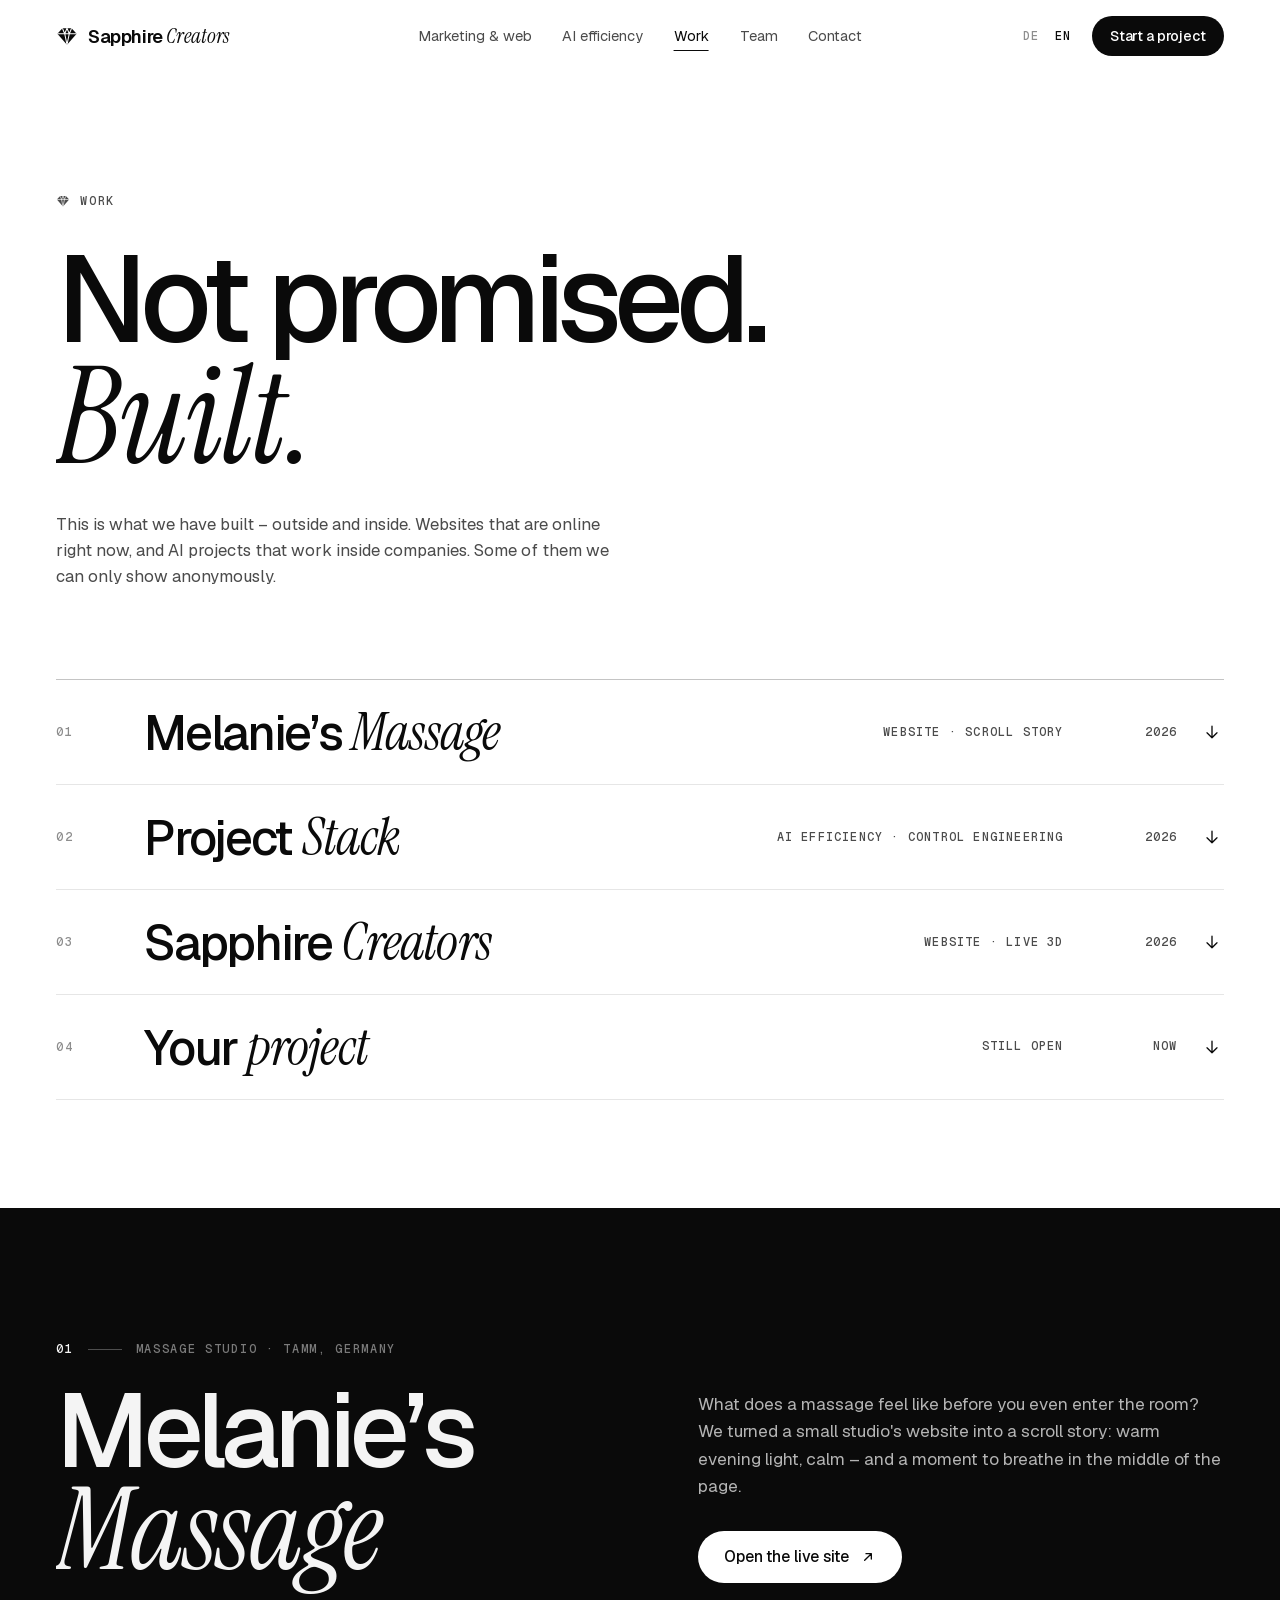
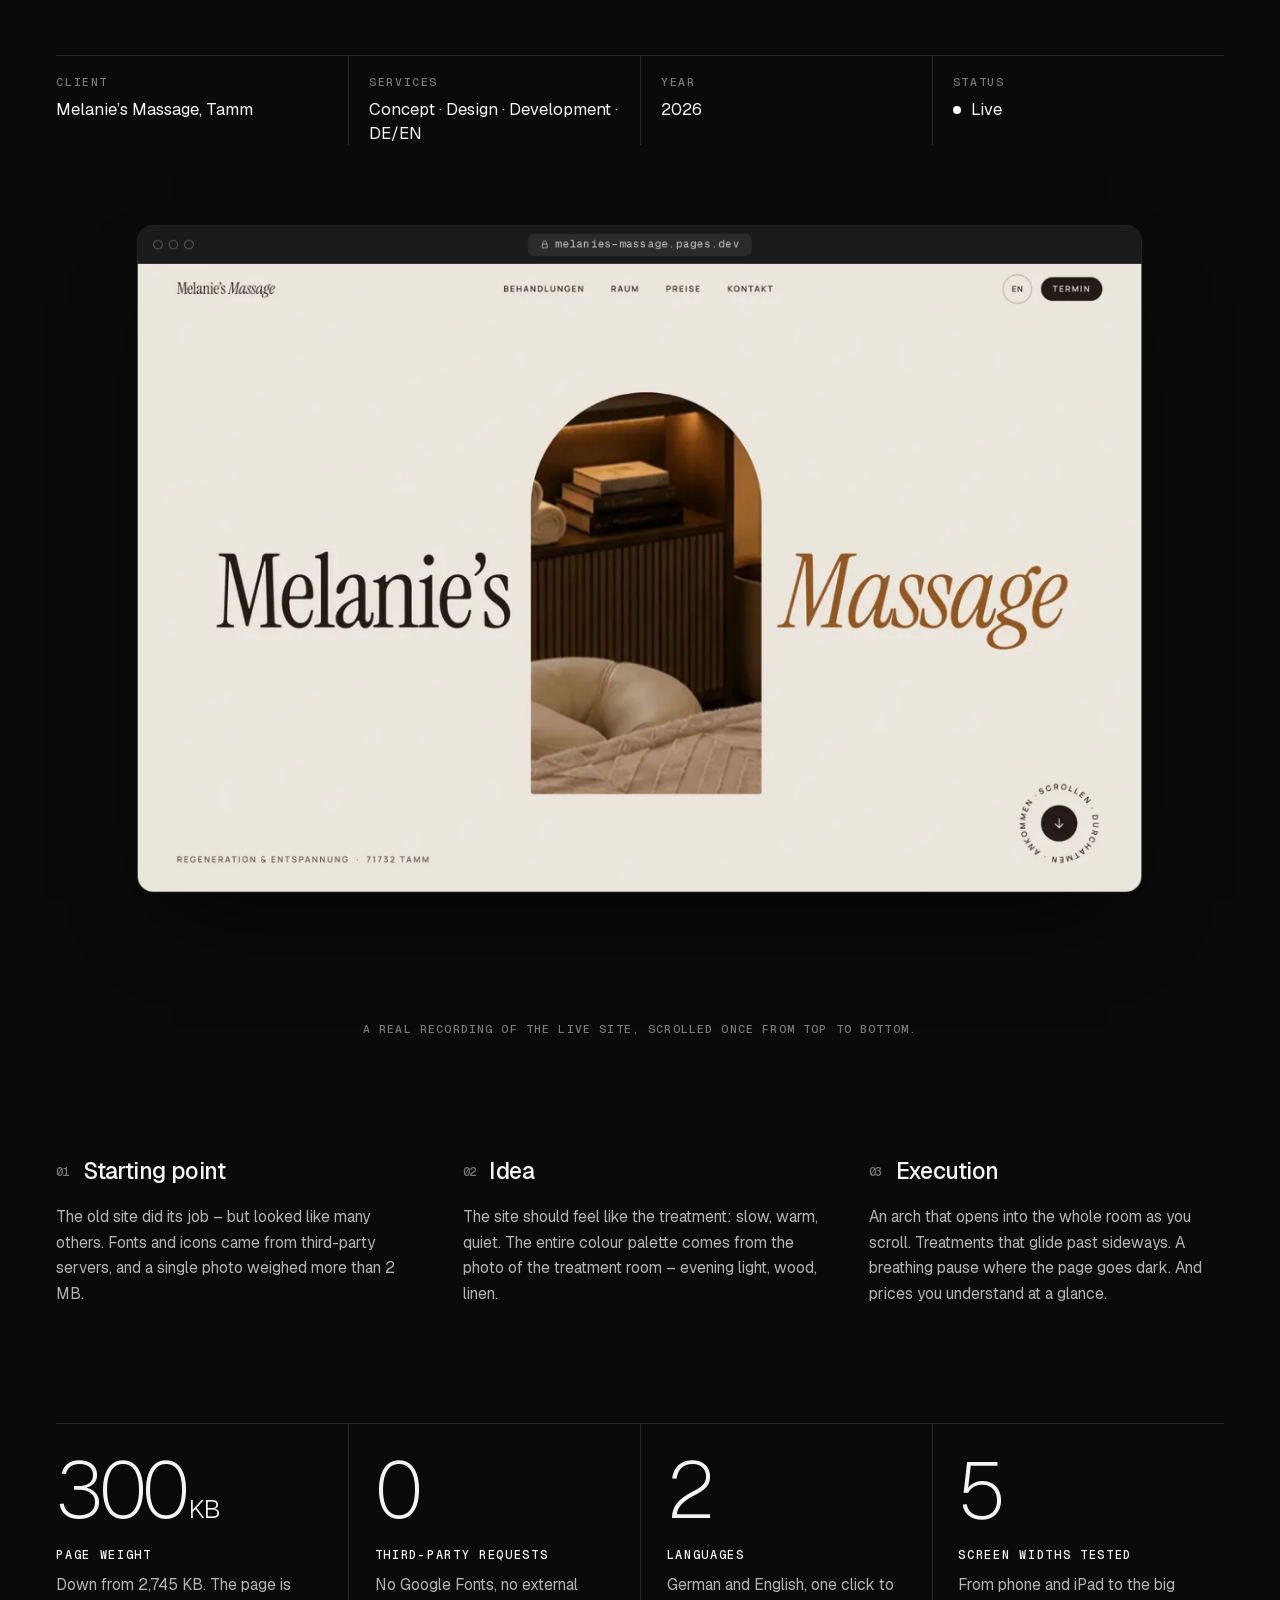
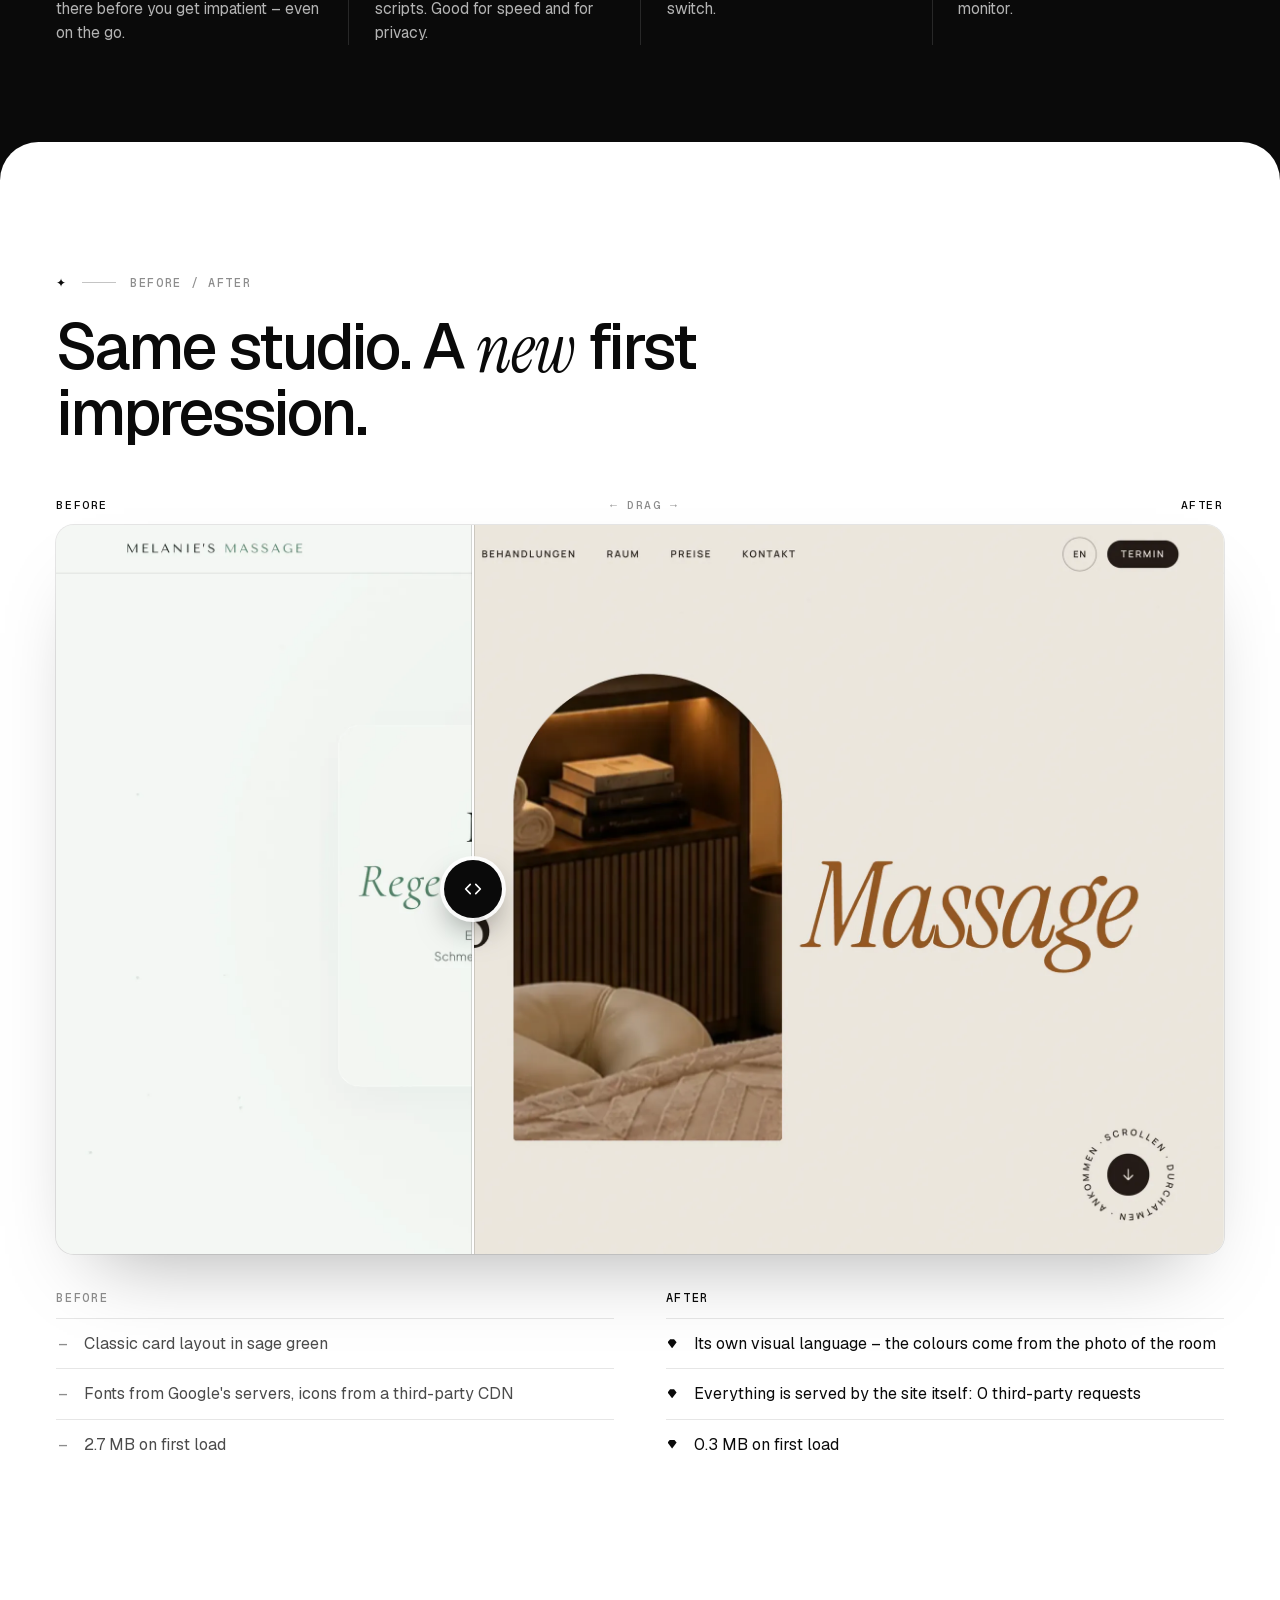
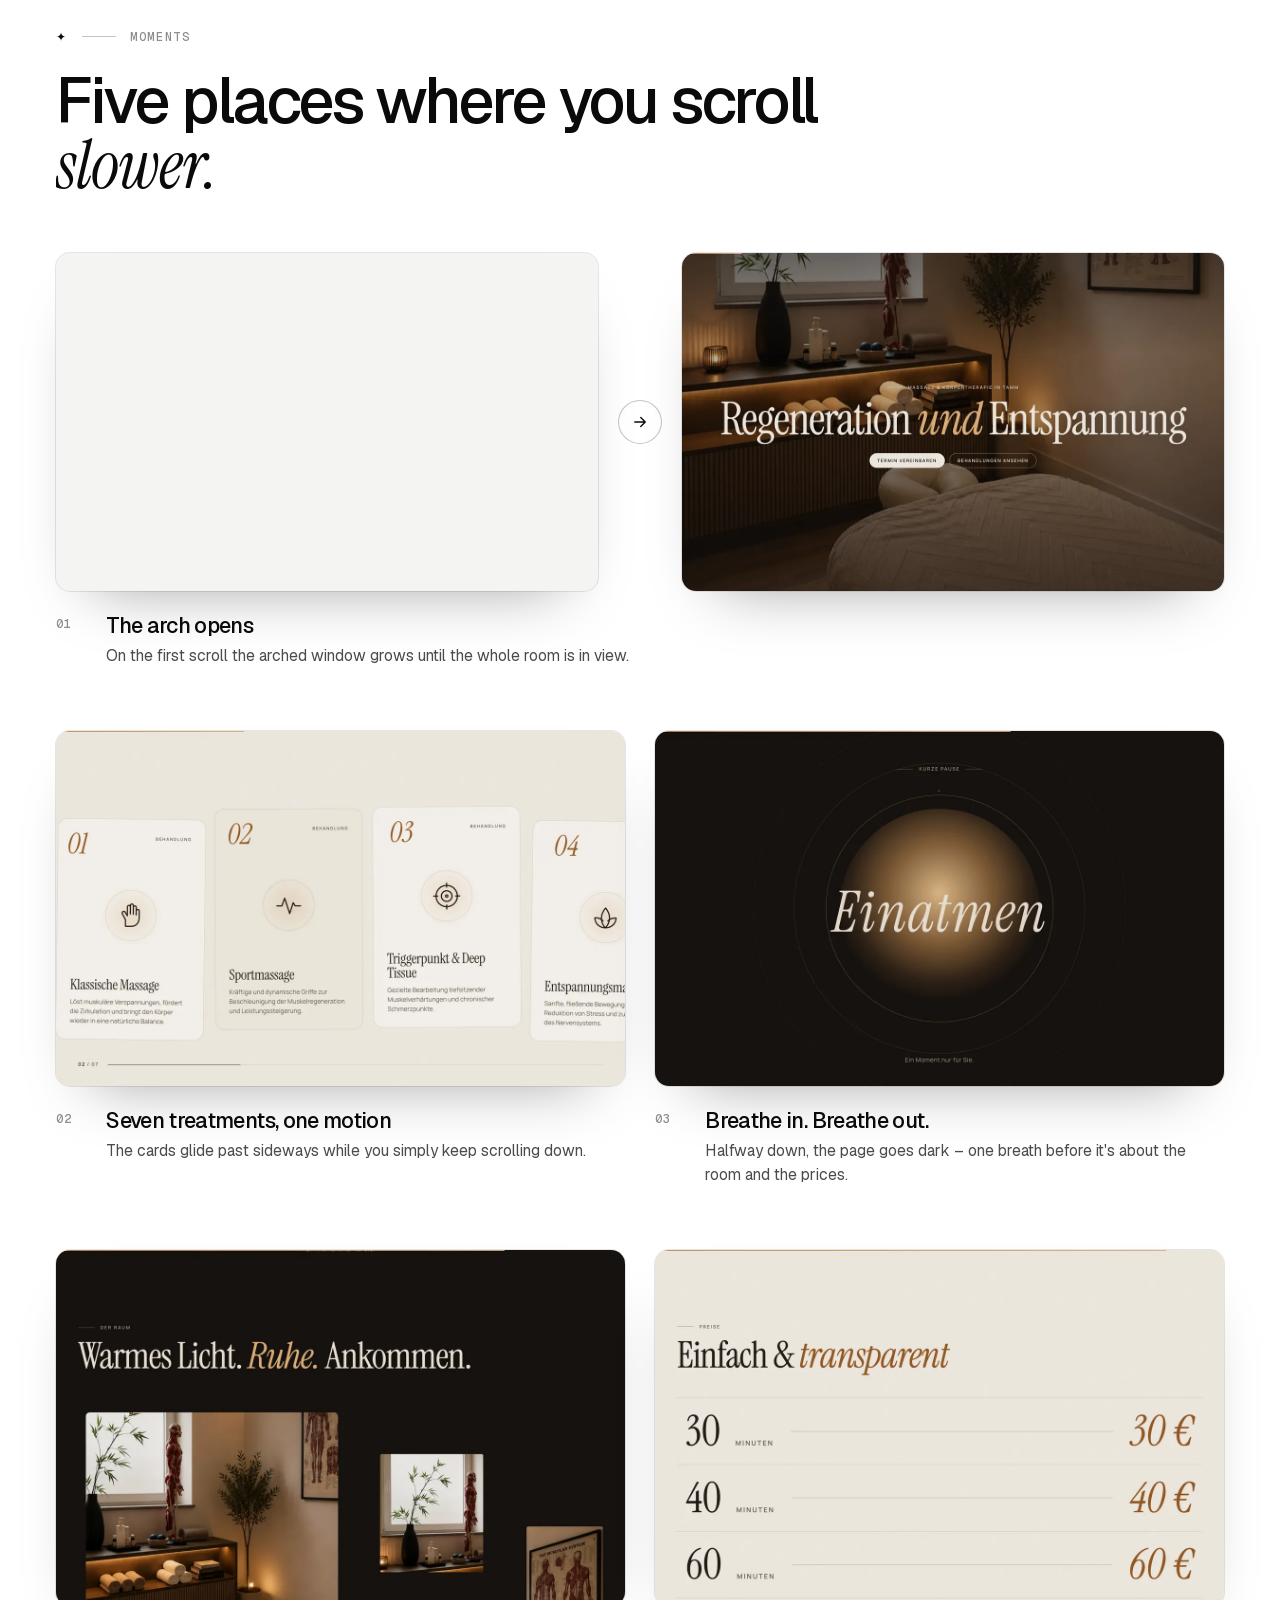
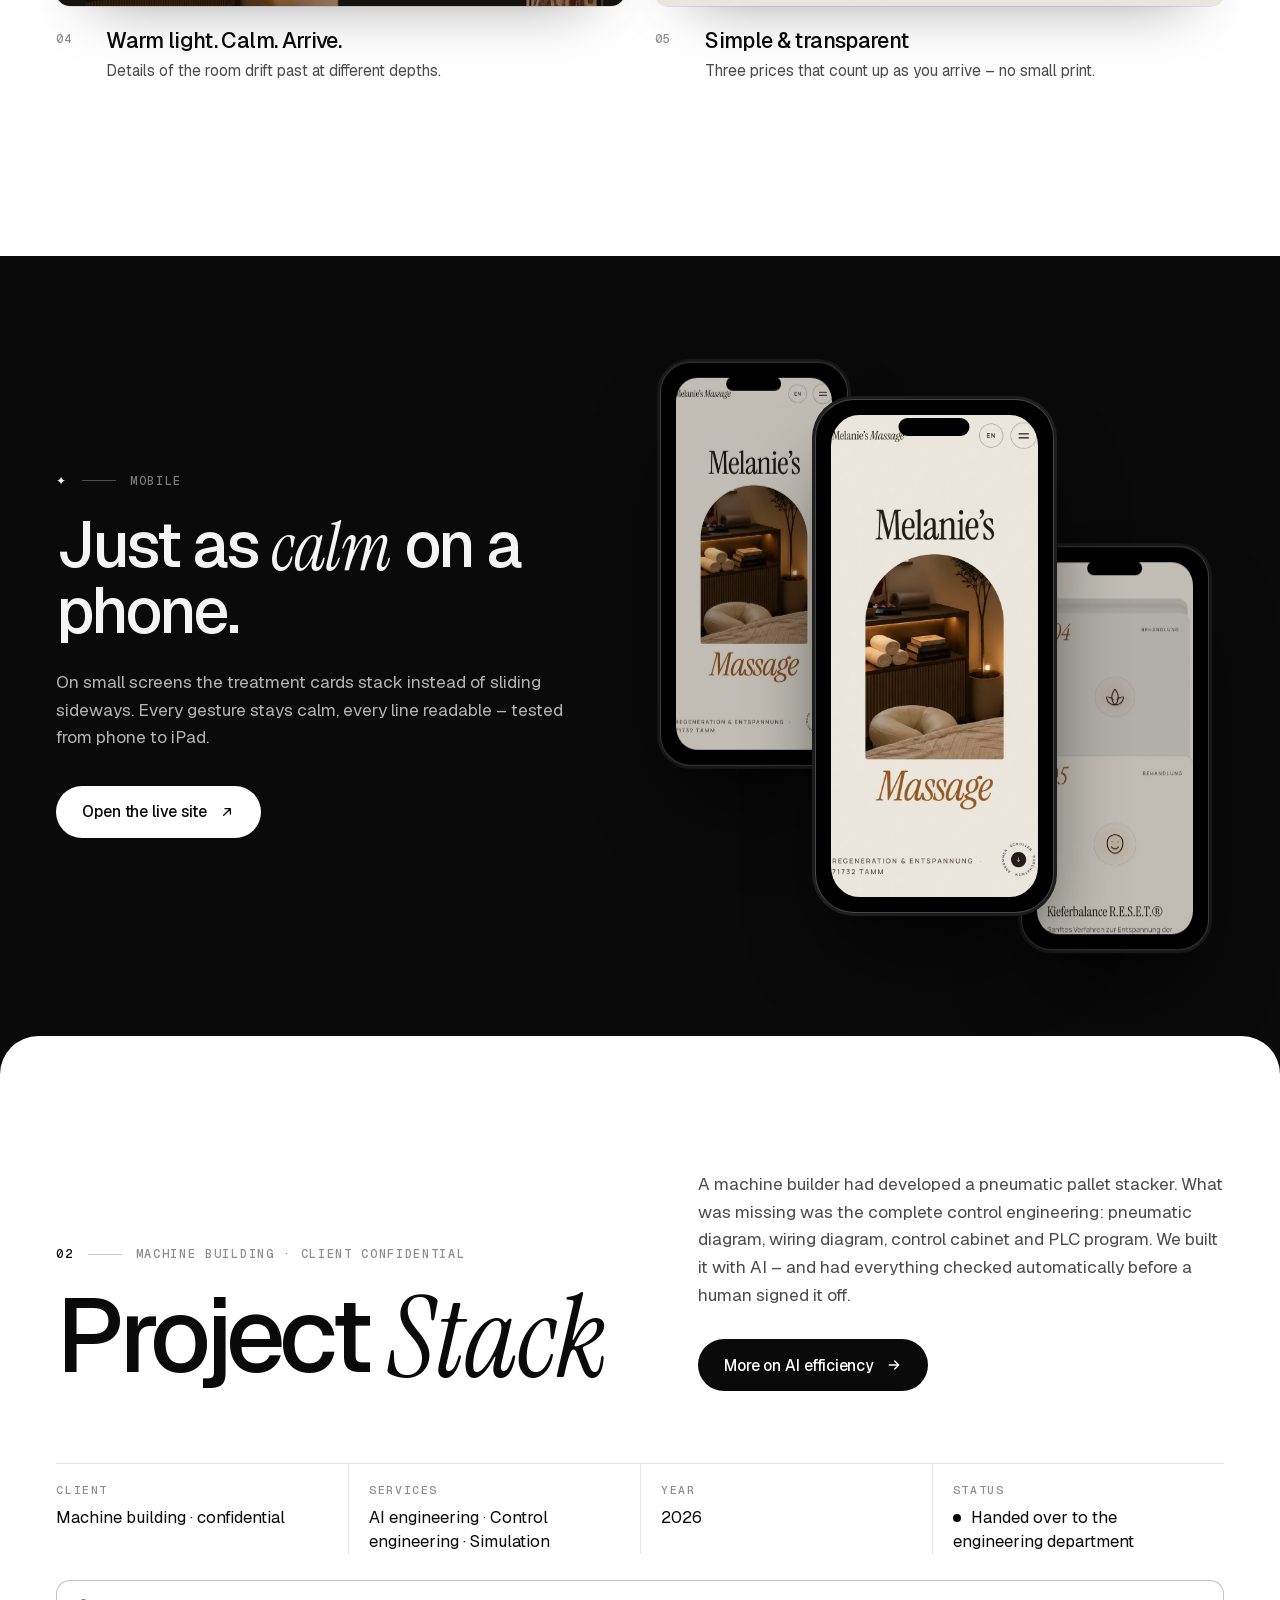
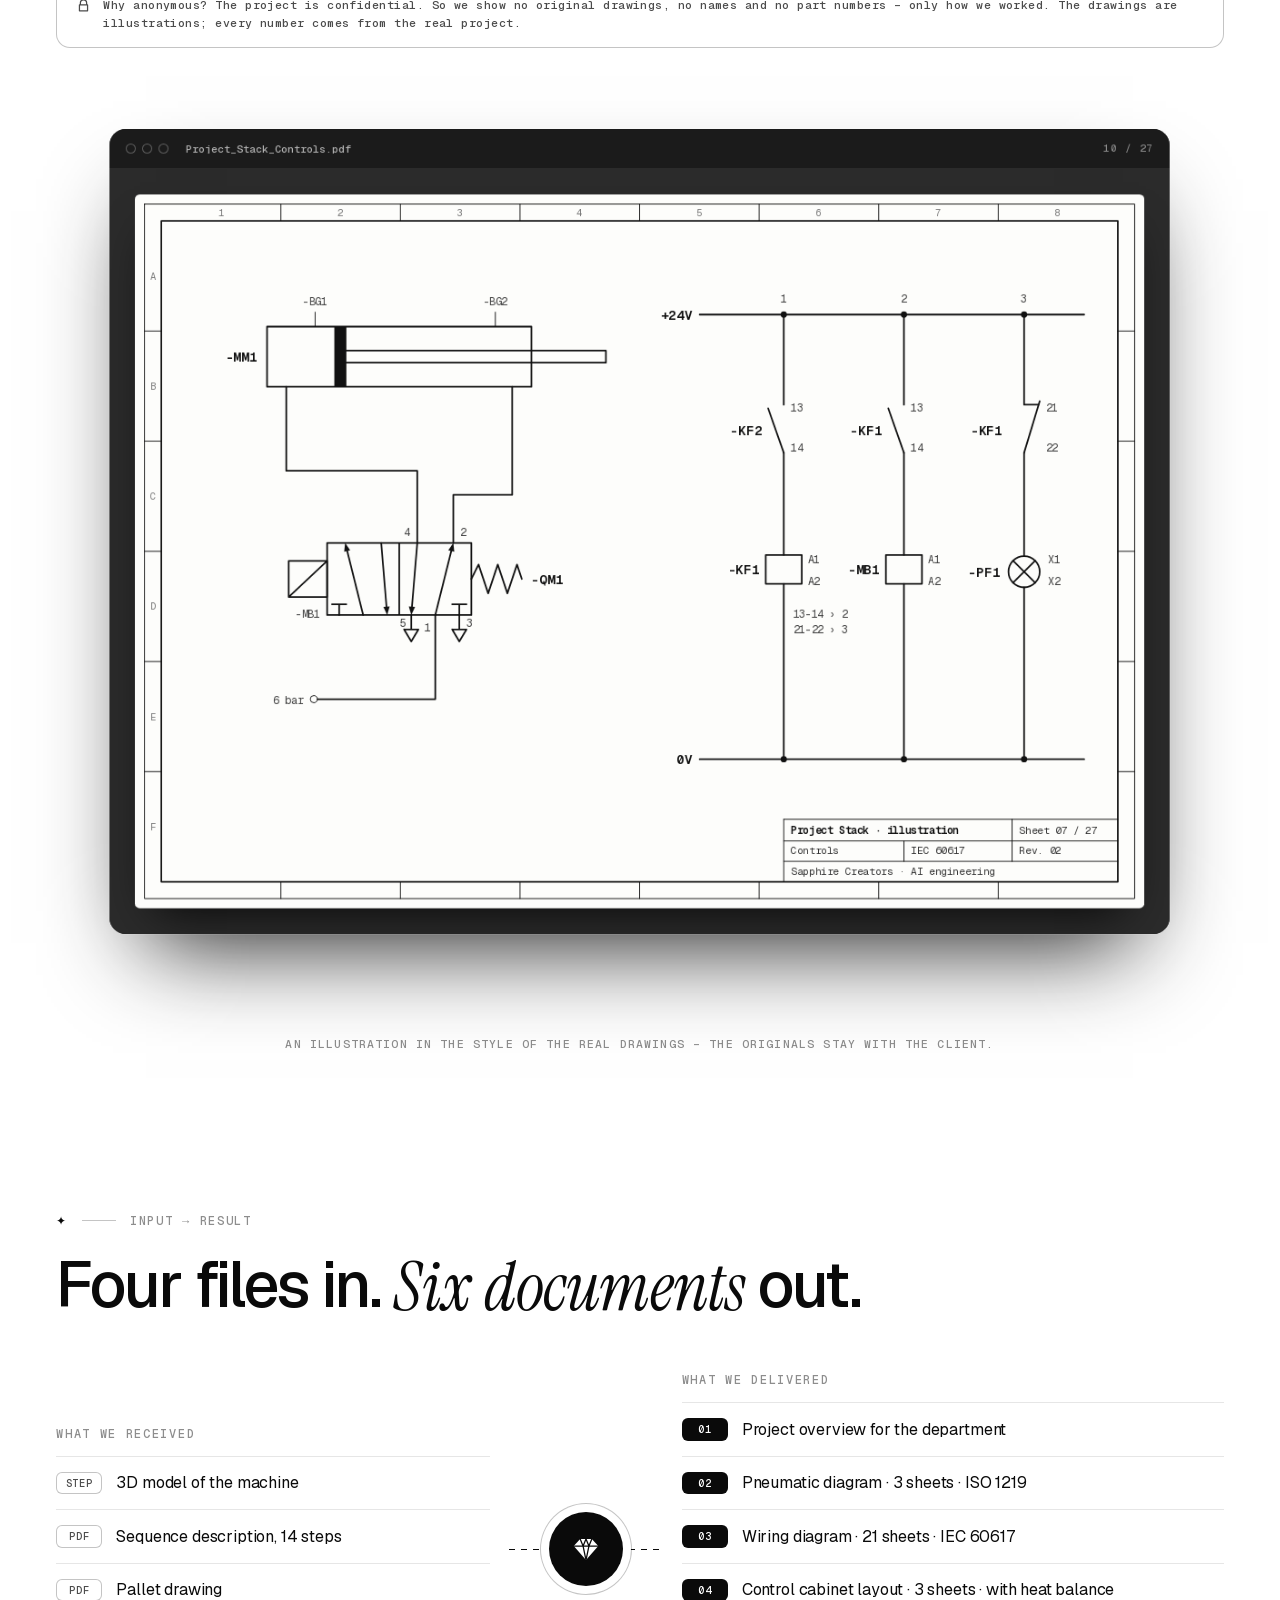
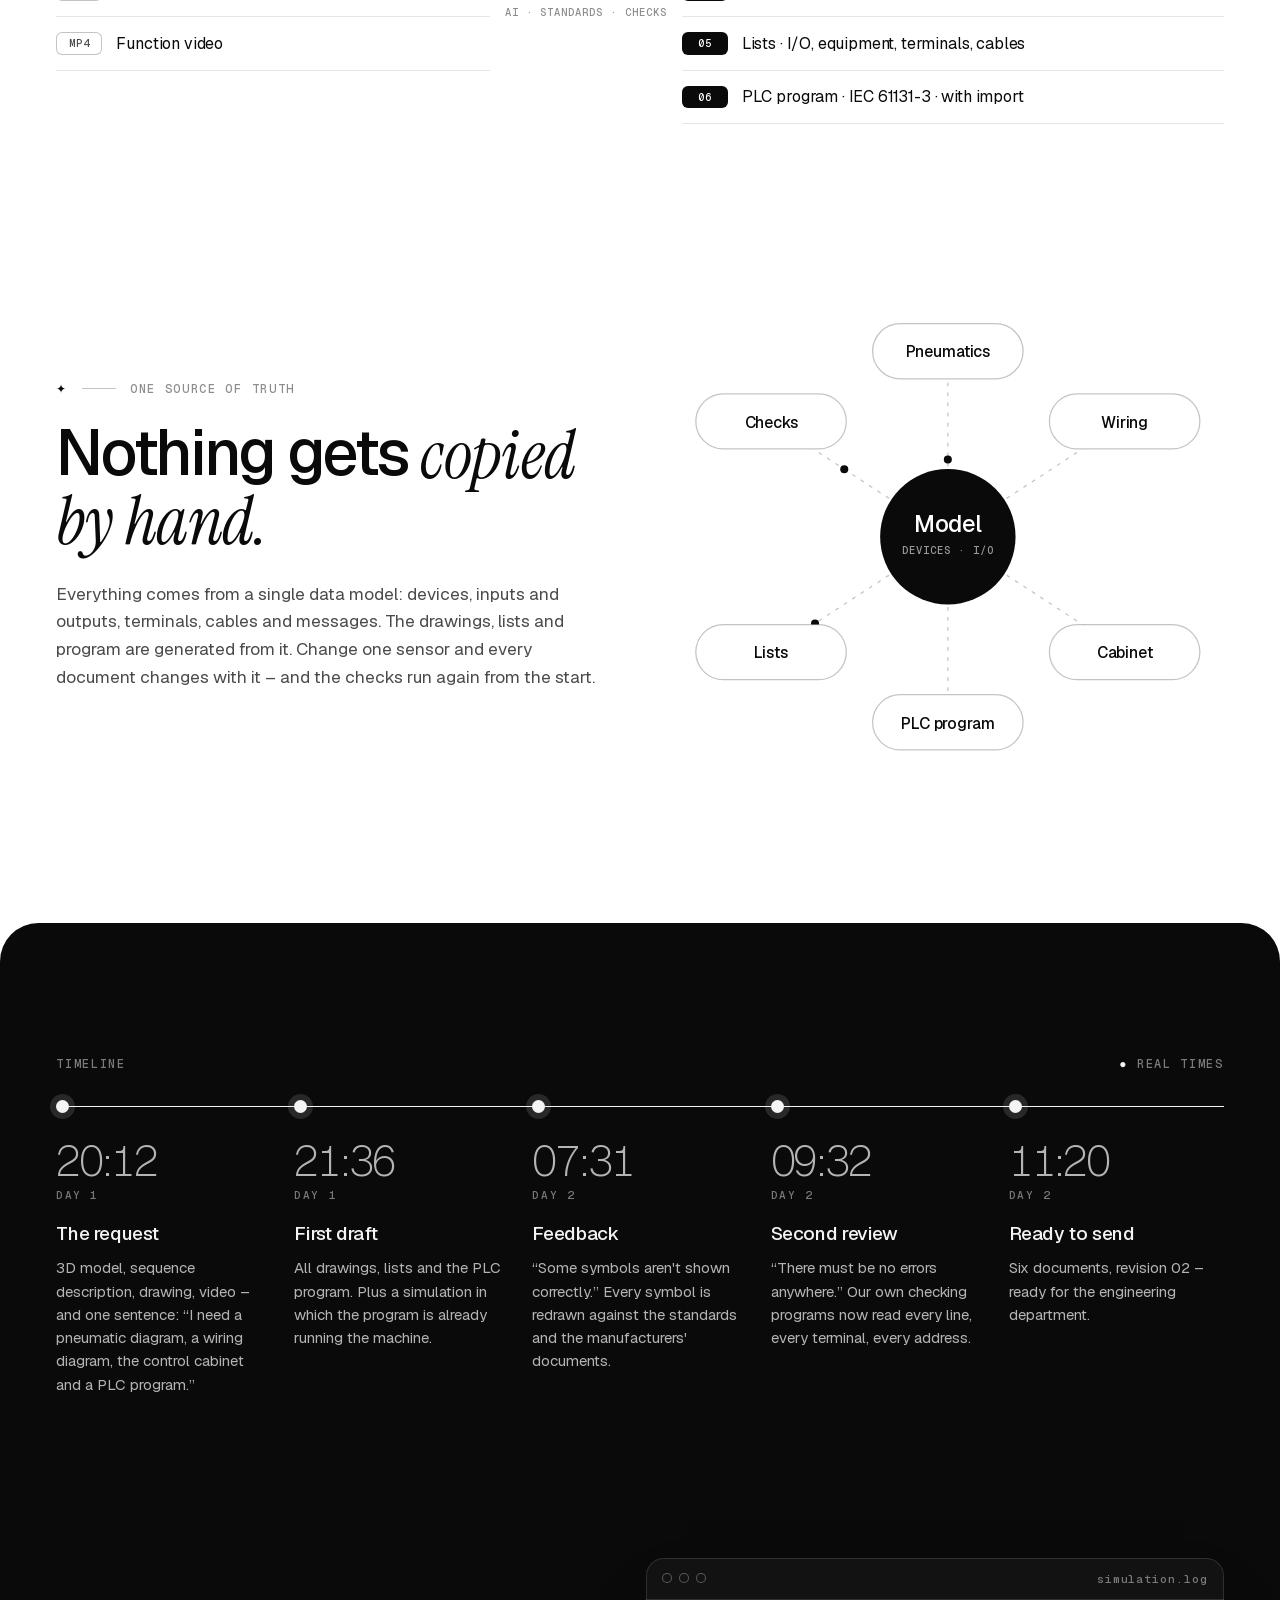
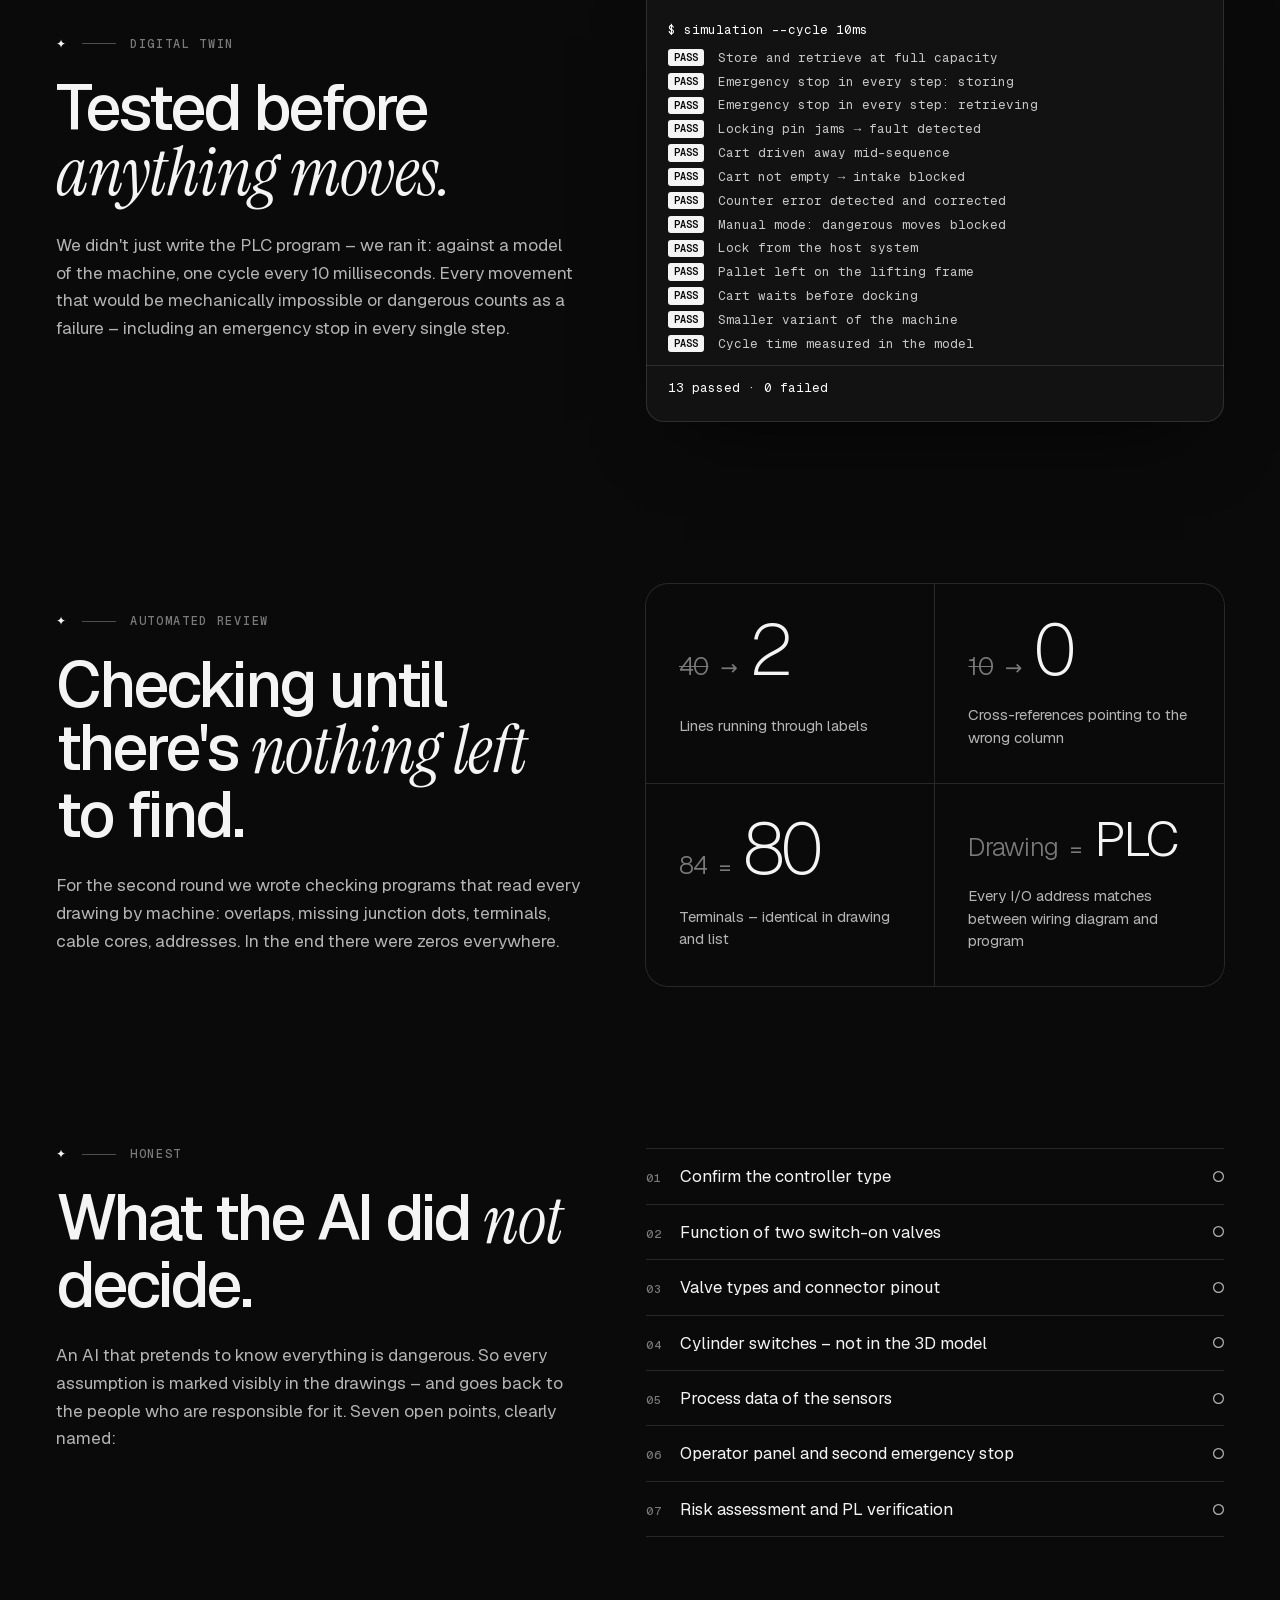
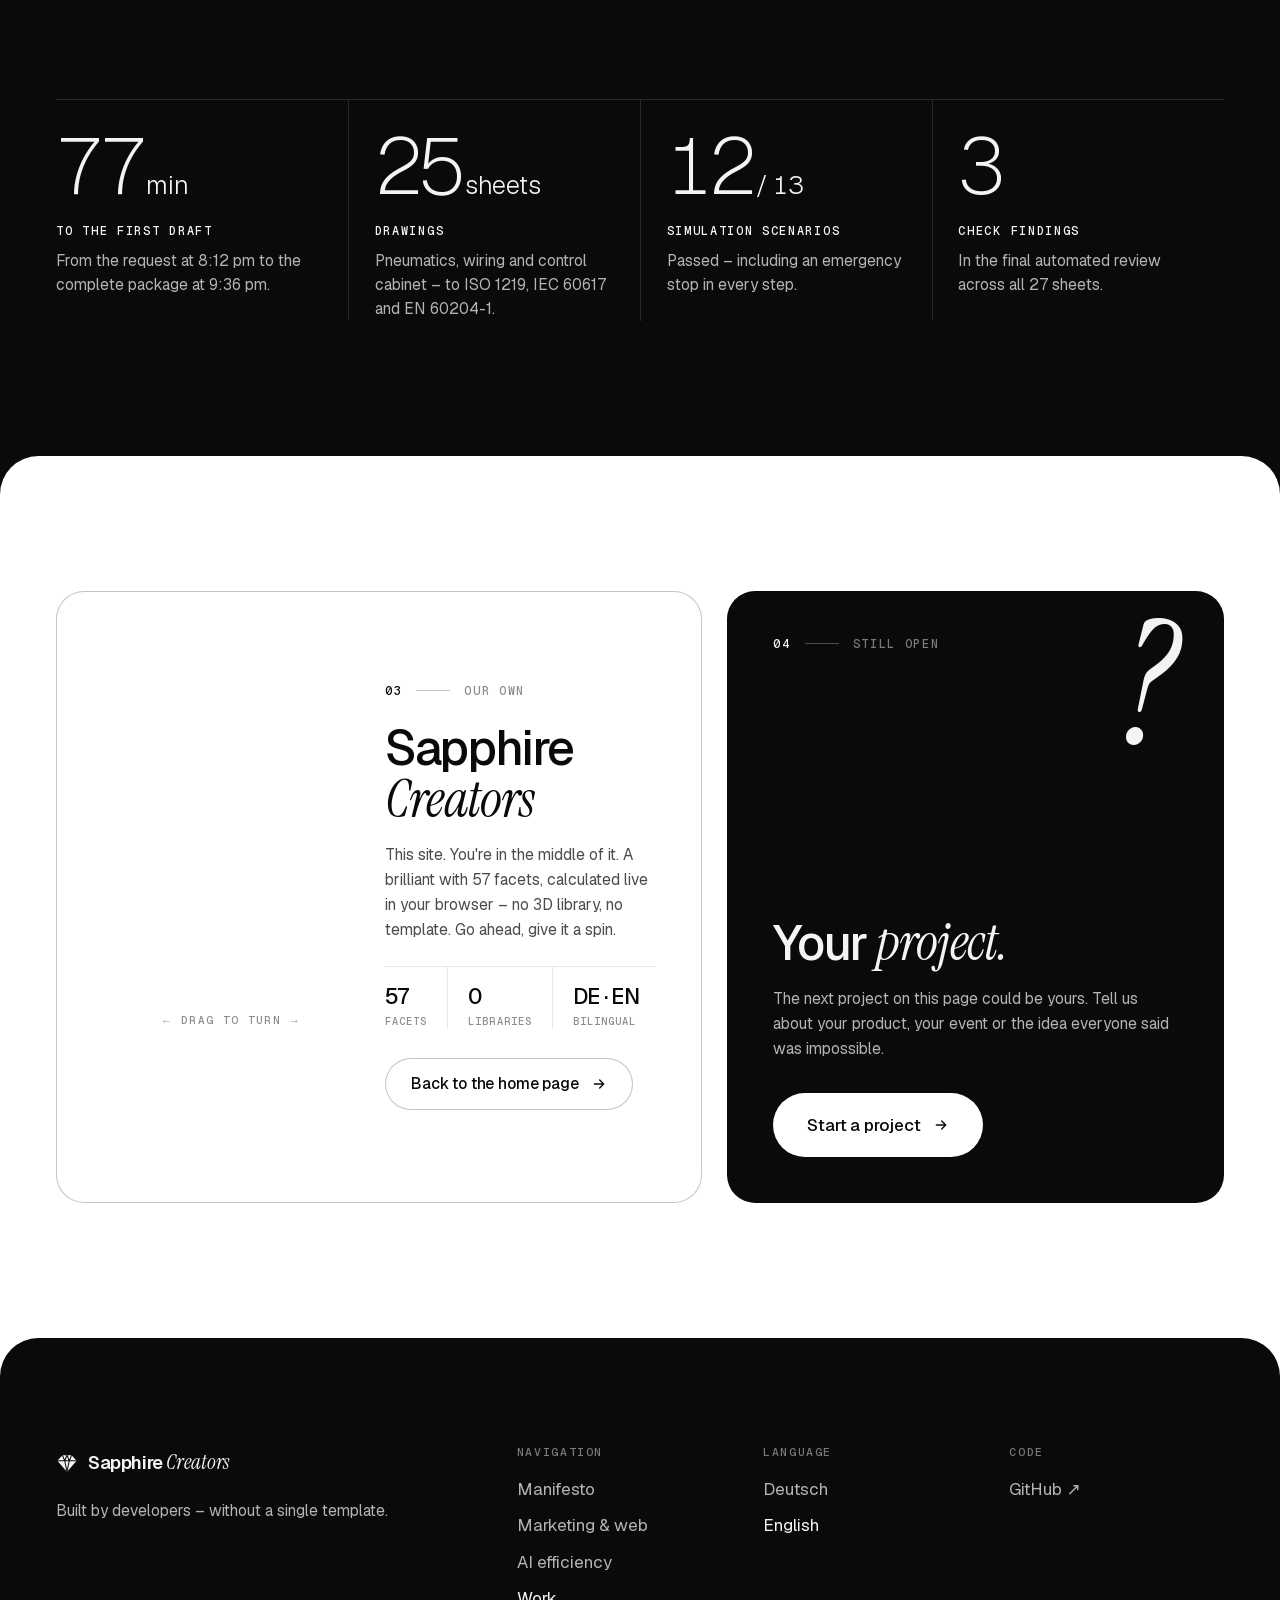
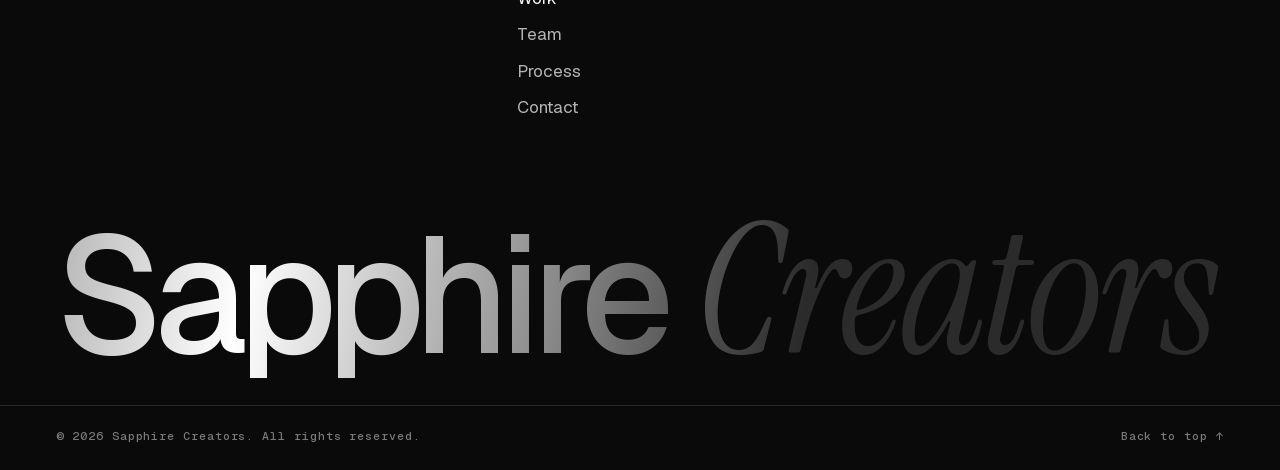
<file: docs/en/projects/index.html>
<!doctype html>
<html lang="en">
<head>
<meta charset="utf-8">
<meta name="viewport" content="width=device-width, initial-scale=1, viewport-fit=cover">
<title>Work – Sapphire Creators</title>
<meta name="description" content="Selected work by Sapphire Creators: the scroll story for Melanie’s Massage and Project Stack – the complete control engineering of a machine, built with AI.">
<meta name="theme-color" content="#ffffff">
<link rel="canonical" href="https://mzollercreations.github.io/en/projects/">
<link rel="alternate" hreflang="de" href="https://mzollercreations.github.io/projekte/">
<link rel="alternate" hreflang="en" href="https://mzollercreations.github.io/en/projects/">
<link rel="alternate" hreflang="x-default" href="https://mzollercreations.github.io/projekte/">
<meta property="og:type" content="website">
<meta property="og:site_name" content="Sapphire Creators">
<meta property="og:title" content="Work – Sapphire Creators">
<meta property="og:description" content="Selected work by Sapphire Creators: the scroll story for Melanie’s Massage and Project Stack – the complete control engineering of a machine, built with AI.">
<meta property="og:url" content="https://mzollercreations.github.io/en/projects/">
<meta property="og:image" content="https://mzollercreations.github.io/assets/img/og-projects-en.png">
<meta property="og:locale" content="en_US">
<meta name="twitter:card" content="summary_large_image">
<link rel="icon" href="../../assets/img/favicon.svg" type="image/svg+xml">
<link rel="preload" href="../../assets/fonts/geist-latin.woff2" as="font" type="font/woff2" crossorigin>
<link rel="preload" href="../../assets/fonts/instrumentserif-italic-latin.woff2" as="font" type="font/woff2" crossorigin>
<link rel="stylesheet" href="../../assets/css/style.css?v=a6fcc54a">
<script>document.documentElement.classList.add('js')</script>
</head>
<body class="page-projects">
<a class="skip" href="#main">Skip to content</a>

<svg class="defs" aria-hidden="true" focusable="false">
  <symbol id="mark" viewBox="0 0 24 24"><path style="fill:currentColor" d="M7 3.5h10l5.5 6L12 21.5 1.5 9.5z"/><path style="fill:none;stroke:var(--bg,#fff);stroke-width:1.1;stroke-linejoin:round" d="M1.5 9.5h21M7 3.5l2.5 6 2.5-6 2.5 6 2.5-6M9.5 9.5 12 21.5l2.5-12"/></symbol>
  <symbol id="arr" viewBox="0 0 24 24"><path d="M5 12h14M13 6l6 6-6 6"/></symbol>
  <symbol id="arr-down" viewBox="0 0 24 24"><path d="M12 5v14M6 13l6 6 6-6"/></symbol>
  <symbol id="arr-out" viewBox="0 0 24 24"><path d="M7 17 17 7M9 7h8v8"/></symbol>
</svg>

<header class="nav" id="nav">
  <a class="brand" href="../#top" aria-label="Sapphire Creators">
    <svg class="mark" aria-hidden="true"><use href="#mark"/></svg><span class="wm">Sapphire <em>Creators</em></span>
  </a>
  <nav class="nav-links" aria-label="Menu">
    <a href="../#services">Marketing & web</a>
    <a href="../ai-efficiency/">AI efficiency</a>
    <a href="./" aria-current="page">Work</a>
    <a href="../#team">Team</a>
    <a href="../#contact">Contact</a>
  </nav>
  <div class="nav-right">
    <div class="lang">
      <a href="../../projekte/" hreflang="de" lang="de">DE</a><a href="./" hreflang="en" lang="en" aria-current="page">EN</a>
    </div>
    <a class="btn btn-solid btn-small" href="../#contact"><span>Start a project</span></a>
    <button class="burger" type="button" aria-expanded="false" aria-controls="menu">
      <span class="sr" data-open="Menu" data-close="Close">Menu</span><i></i><i></i>
    </button>
  </div>
  <div class="progress" aria-hidden="true"><i></i></div>
</header>

<div class="menu" id="menu" hidden>
  <nav class="menu-links" aria-label="Menu">
    <a href="../#services"><i>01</i>Marketing & web</a>
    <a href="../ai-efficiency/"><i>02</i>AI efficiency</a>
    <a href="./" aria-current="page"><i>03</i>Work</a>
    <a href="../#team"><i>04</i>Team</a>
    <a href="../#process"><i>05</i>Process</a>
    <a href="../#contact"><i>06</i>Contact</a>
  </nav>
  <div class="menu-foot">
    <div class="lang"><a href="../../projekte/" hreflang="de" lang="de">DE</a><a href="./" hreflang="en" lang="en" aria-current="page">EN</a></div>
    <a href="https://github.com/mzollercreations" target="_blank" rel="noopener">GitHub ↗</a>
  </div>
</div>

<main id="main">

<!-- ============ HERO: promise → proof ============ -->
<section class="pj-hero" id="top">
  <div class="wrap">
    <p class="eyebrow"><svg class="mark" aria-hidden="true"><use href="#mark"/></svg>Work</p>
    <h1 class="pj-title">
      <span class="line"><span class="line-in" style="--d:0">Not promised.</span></span>
      <span class="line"><span class="line-in" style="--d:.08"><em>Built.</em></span></span>
    </h1>
    <p class="pj-sub">This is what we have built – outside and inside. Websites that are online right now, and AI projects that work inside companies. Some of them we can only show anonymously.</p>
    <ol class="pj-index">
      <li>
        <a href="#melanie">
          <span class="pi-num">01</span>
          <span class="pi-name">Melanie’s <em>Massage</em></span>
          <span class="pi-tags">Website · Scroll story</span>
          <span class="pi-year">2026</span>
          <span class="pi-thumb" aria-hidden="true"><img src="../../assets/img/work/melanie/hero-1200.webp" alt="" width="1200" height="750" decoding="async"></span>
          <svg class="arr" aria-hidden="true"><use href="#arr-down"/></svg>
        </a>
      </li>
      <li>
        <a href="#stapel">
          <span class="pi-num">02</span>
          <span class="pi-name">Project <em>Stack</em></span>
          <span class="pi-tags">AI efficiency · Control engineering</span>
          <span class="pi-year">2026</span>
          <span class="pi-thumb pi-thumb-dwg" aria-hidden="true"><svg class="dwg" viewBox="0 0 840 594" role="img" aria-label="Illustration of a control drawing: a pneumatic cylinder with a 5/2-way valve and three current paths with relay, valve coil and indicator lamp"><g class="dwg-frame"><rect class="paper" x="0" y="0" width="840" height="594" rx="4"/><path class="thin" style="--k:0" pathLength="1" d="M8 8H832V586H8Z"/><path class="ink" style="--k:0" pathLength="1" d="M22 22H818V572H22Z"/><path class="thin" style="--k:0" pathLength="1" d="M121.5 8V22M121.5 572V586"/><path class="thin" style="--k:0" pathLength="1" d="M221.0 8V22M221.0 572V586"/><path class="thin" style="--k:0" pathLength="1" d="M320.5 8V22M320.5 572V586"/><path class="thin" style="--k:0" pathLength="1" d="M420.0 8V22M420.0 572V586"/><path class="thin" style="--k:0" pathLength="1" d="M519.5 8V22M519.5 572V586"/><path class="thin" style="--k:0" pathLength="1" d="M619.0 8V22M619.0 572V586"/><path class="thin" style="--k:0" pathLength="1" d="M718.5 8V22M718.5 572V586"/><text x="71.8" y="18" text-anchor="middle" class="zone" style="--k:0">1</text><text x="171.2" y="18" text-anchor="middle" class="zone" style="--k:0">2</text><text x="270.8" y="18" text-anchor="middle" class="zone" style="--k:0">3</text><text x="370.2" y="18" text-anchor="middle" class="zone" style="--k:0">4</text><text x="469.8" y="18" text-anchor="middle" class="zone" style="--k:0">5</text><text x="569.2" y="18" text-anchor="middle" class="zone" style="--k:0">6</text><text x="668.8" y="18" text-anchor="middle" class="zone" style="--k:0">7</text><text x="768.2" y="18" text-anchor="middle" class="zone" style="--k:0">8</text><path class="thin" style="--k:0" pathLength="1" d="M8 113.7H22M818 113.7H832"/><path class="thin" style="--k:0" pathLength="1" d="M8 205.3H22M818 205.3H832"/><path class="thin" style="--k:0" pathLength="1" d="M8 297.0H22M818 297.0H832"/><path class="thin" style="--k:0" pathLength="1" d="M8 388.7H22M818 388.7H832"/><path class="thin" style="--k:0" pathLength="1" d="M8 480.3H22M818 480.3H832"/><text x="15" y="70.8" text-anchor="middle" class="zone" style="--k:0">A</text><text x="15" y="162.5" text-anchor="middle" class="zone" style="--k:0">B</text><text x="15" y="254.2" text-anchor="middle" class="zone" style="--k:0">C</text><text x="15" y="345.8" text-anchor="middle" class="zone" style="--k:0">D</text><text x="15" y="437.5" text-anchor="middle" class="zone" style="--k:0">E</text><text x="15" y="529.2" text-anchor="middle" class="zone" style="--k:0">F</text></g><g class="dwg-tb"><path class="thin" style="--k:1" pathLength="1" d="M540 520H818M540 538H818M540 555H818M540 520V572M730 520V555M640 538V555"/><text x="546" y="532" class="tb-b" style="--k:1">Project Stack · illustration</text><text x="736" y="532" class="tb" style="--k:1">Sheet 07 / 27</text><text x="546" y="549" class="tb" style="--k:1">Controls</text><text x="646" y="549" class="tb" style="--k:1">IEC 60617</text><text x="736" y="549" class="tb" style="--k:1">Rev. 02</text><text x="546" y="566" class="tb" style="--k:1">Sapphire Creators · AI engineering</text></g><g class="dwg-ink"><path class="ink" style="--k:2" pathLength="1" d="M110 110H330V160H110Z"/><path class="fill" style="--k:3" d="M166 110h10v50h-10z"/><path class="ink" style="--k:3" pathLength="1" d="M176 130H392M176 140H392M392 130V140"/><path class="thin" style="--k:3" pathLength="1" d="M150 98V110M300 98V110"/><path class="ink" style="--k:5" pathLength="1" d="M235 290V230H126V160"/><path class="ink" style="--k:5" pathLength="1" d="M265 290V250H314V160"/><path class="ink" style="--k:4" pathLength="1" d="M160 290H280V350H160ZM220 290V350"/><path class="ink" style="--k:6" pathLength="1" d="M250 350L263.3 296.8"/><path class="head" style="--k:6" d="M265 290L265.8 297.4L260.8 296.2Z"/><path class="ink" style="--k:6" pathLength="1" d="M235 290L230.6 343.0"/><path class="head" style="--k:6" d="M230 350L228.0 342.8L233.2 343.2Z"/><path class="ink" style="--k:6" pathLength="1" d="M270 350V341M264 341H276"/><path class="ink" style="--k:6" pathLength="1" d="M190 350L176.7 296.8"/><path class="head" style="--k:6" d="M175 290L179.2 296.2L174.2 297.4Z"/><path class="ink" style="--k:6" pathLength="1" d="M205 290L209.4 343.0"/><path class="head" style="--k:6" d="M210 350L206.8 343.2L212.0 342.8Z"/><path class="ink" style="--k:6" pathLength="1" d="M170 350V341M164 341H176"/><path class="ink" style="--k:7" pathLength="1" d="M128 305H160V335H128ZM128 335L160 305"/><path class="ink" style="--k:7" pathLength="1" d="M280 320L286 308L294 332L302 308L310 332L318 308L322 320"/><path class="ink" style="--k:8" pathLength="1" d="M250 350V420H152"/><path class="thin" style="--k:8" pathLength="1" d="M152 420a3 3 0 1 0 -6 0a3 3 0 1 0 6 0"/><path class="ink" style="--k:8" pathLength="1" d="M230 350V362M224 362H236L230 372Z"/><path class="ink" style="--k:8" pathLength="1" d="M270 350V362M264 362H276L270 372Z"/></g><g class="dwg-txt"><text x="102" y="139" text-anchor="end" class="lbl" style="--k:3">-MM1</text><text x="150" y="92" text-anchor="middle" class="sm" style="--k:3">-BG1</text><text x="300" y="92" text-anchor="middle" class="sm" style="--k:3">-BG2</text><text x="229" y="284" text-anchor="end" class="sm" style="--k:6">4</text><text x="271" y="284" class="sm" style="--k:6">2</text><text x="226" y="360" text-anchor="end" class="sm" style="--k:8">5</text><text x="246" y="364" text-anchor="end" class="sm" style="--k:8">1</text><text x="276" y="360" class="sm" style="--k:8">3</text><text x="144" y="352" text-anchor="middle" class="sm" style="--k:7">-MB1</text><text x="330" y="324" class="lbl" style="--k:7">-QM1</text><text x="140" y="424" text-anchor="end" class="sm" style="--k:8">6 bar</text></g><g class="dwg-ink"><path class="ink" style="--k:9" pathLength="1" d="M470 100H790"/><path class="ink" style="--k:9" pathLength="1" d="M470 470H790"/><path class="ink" style="--k:10" pathLength="1" d="M540 100V175"/><path class="ink" style="--k:11" pathLength="1" d="M540 215L527 178"/><path class="ink" style="--k:12" pathLength="1" d="M540 215V300"/><path class="ink" style="--k:12" pathLength="1" d="M525 300h30v24h-30z"/><path class="ink" style="--k:13" pathLength="1" d="M540 324V470"/><path class="ink" style="--k:10" pathLength="1" d="M640 100V175"/><path class="ink" style="--k:11" pathLength="1" d="M640 215L627 178"/><path class="ink" style="--k:12" pathLength="1" d="M640 215V300"/><path class="ink" style="--k:12" pathLength="1" d="M625 300h30v24h-30z"/><path class="ink" style="--k:13" pathLength="1" d="M640 324V470"/><path class="ink" style="--k:10" pathLength="1" d="M740 100V175M740 175h12"/><path class="ink" style="--k:11" pathLength="1" d="M740 215L753 172"/><path class="ink" style="--k:12" pathLength="1" d="M740 215V301"/><path class="ink" style="--k:12" pathLength="1" d="M727 314a13 13 0 1 0 26 0a13 13 0 1 0 -26 0"/><path class="ink" style="--k:12" pathLength="1" d="M730.8 304.8L749.2 323.2M749.2 304.8L730.8 323.2"/><path class="ink" style="--k:13" pathLength="1" d="M740 327V470"/><circle class="dot" style="--k:13" cx="540" cy="100" r="2.6"/><circle class="dot" style="--k:13" cx="540" cy="470" r="2.6"/><circle class="dot" style="--k:13" cx="640" cy="100" r="2.6"/><circle class="dot" style="--k:13" cx="640" cy="470" r="2.6"/><circle class="dot" style="--k:13" cx="740" cy="100" r="2.6"/><circle class="dot" style="--k:13" cx="740" cy="470" r="2.6"/></g><g class="dwg-txt"><text x="464" y="104" text-anchor="end" class="lbl" style="--k:9">+24V</text><text x="464" y="474" text-anchor="end" class="lbl" style="--k:9">0V</text><text x="522" y="200" text-anchor="end" class="lbl" style="--k:11">-KF2</text><text x="546" y="181" class="sm" style="--k:11">13</text><text x="546" y="214" class="sm" style="--k:11">14</text><text x="520" y="316" text-anchor="end" class="lbl" style="--k:12">-KF1</text><text x="560" y="307" class="sm" style="--k:12">A1</text><text x="560" y="325" class="sm" style="--k:12">A2</text><text x="622" y="200" text-anchor="end" class="lbl" style="--k:11">-KF1</text><text x="646" y="181" class="sm" style="--k:11">13</text><text x="646" y="214" class="sm" style="--k:11">14</text><text x="620" y="316" text-anchor="end" class="lbl" style="--k:12">-MB1</text><text x="660" y="307" class="sm" style="--k:12">A1</text><text x="660" y="325" class="sm" style="--k:12">A2</text><text x="722" y="200" text-anchor="end" class="lbl" style="--k:11">-KF1</text><text x="758" y="181" class="sm" style="--k:11">21</text><text x="758" y="214" class="sm" style="--k:11">22</text><text x="720" y="318" text-anchor="end" class="lbl" style="--k:12">-PF1</text><text x="760" y="307" class="sm" style="--k:12">X1</text><text x="760" y="325" class="sm" style="--k:12">X2</text><text x="540" y="90" text-anchor="middle" class="sm" style="--k:9">1</text><text x="640" y="90" text-anchor="middle" class="sm" style="--k:9">2</text><text x="740" y="90" text-anchor="middle" class="sm" style="--k:9">3</text><text x="548" y="352" class="sm" style="--k:13">13-14 › 2</text><text x="548" y="365" class="sm" style="--k:13">21-22 › 3</text></g></svg></span>
          <svg class="arr" aria-hidden="true"><use href="#arr-down"/></svg>
        </a>
      </li>
      <li>
        <a href="#sapphire">
          <span class="pi-num">03</span>
          <span class="pi-name">Sapphire <em>Creators</em></span>
          <span class="pi-tags">Website · Live 3D</span>
          <span class="pi-year">2026</span>
          <svg class="arr" aria-hidden="true"><use href="#arr-down"/></svg>
        </a>
      </li>
      <li>
        <a href="#next">
          <span class="pi-num">04</span>
          <span class="pi-name">Your <em>project</em></span>
          <span class="pi-tags">Still open</span>
          <span class="pi-year">Now</span>
          <svg class="arr" aria-hidden="true"><use href="#arr-down"/></svg>
        </a>
      </li>
    </ol>
  </div>
</section>

<!-- ============ CASE 01: Melanie's Massage ============ -->
<section class="case dark" id="melanie" data-dark>
  <div class="wrap case-head">
    <div>
      <p class="label"><i>01</i>Massage studio · Tamm, Germany</p>
      <h2 class="case-title" data-split>Melanie’s <em>Massage</em></h2>
    </div>
    <div class="case-intro">
      <p class="lead" data-reveal>What does a massage feel like before you even enter the room? We turned a small studio's website into a scroll story: warm evening light, calm – and a moment to breathe in the middle of the page.</p>
      <a class="btn btn-light" href="https://melanies-massage.pages.dev/" target="_blank" rel="noopener" data-reveal style="--d:120"><span>Open the live site</span><svg class="arr" aria-hidden="true"><use href="#arr-out"/></svg></a>
    </div>
  </div>
  <div class="wrap">
    <dl class="case-meta" data-reveal>
      <div><dt>Client</dt><dd>Melanie’s Massage, Tamm</dd></div>
      <div><dt>Services</dt><dd>Concept · Design · Development · DE/EN</dd></div>
      <div><dt>Year</dt><dd>2026</dd></div>
      <div><dt>Status</dt><dd><span class="live-dot" aria-hidden="true"></span>Live</dd></div>
    </dl>
  </div>

  <div class="wrap case-stage">
    <a class="browser browser-xl" data-grow href="https://melanies-massage.pages.dev/" target="_blank" rel="noopener" aria-label="Open Melanie’s Massage live">
      <span class="browser-bar" aria-hidden="true"><i></i><i></i><i></i><span class="browser-url"><svg viewBox="0 0 24 24"><path d="M7 11V8a5 5 0 0 1 10 0v3M5.5 11h13v9.5h-13z"/></svg>melanies-massage.pages.dev</span></span>
      <video class="browser-video" data-autoplay muted loop playsinline preload="none" poster="../../assets/img/work/melanie/hero-1200.webp" aria-hidden="true">
        <source src="../../assets/video/melanie-desktop.mp4" type="video/mp4">
      </video>
    </a>
    <p class="case-caption">A real recording of the live site, scrolled once from top to bottom.</p>
  </div>

  <div class="wrap case-story">
    <div data-reveal><h3><i>01</i>Starting point</h3><p>The old site did its job – but looked like many others. Fonts and icons came from third-party servers, and a single photo weighed more than 2 MB.</p></div>
    <div data-reveal style="--d:100"><h3><i>02</i>Idea</h3><p>The site should feel like the treatment: slow, warm, quiet. The entire colour palette comes from the photo of the treatment room – evening light, wood, linen.</p></div>
    <div data-reveal style="--d:200"><h3><i>03</i>Execution</h3><p>An arch that opens into the whole room as you scroll. Treatments that glide past sideways. A breathing pause where the page goes dark. And prices you understand at a glance.</p></div>
  </div>

  <div class="wrap case-stats">
    <div class="cstat" data-reveal>
      <div class="cstat-num"><span data-count-from="2745" data-count-to="300">300</span><small>KB</small></div>
      <h3>Page weight</h3><p>Down from 2,745 KB. The page is there before you get impatient – even on the go.</p>
    </div>
    <div class="cstat" data-reveal style="--d:90">
      <div class="cstat-num"><span data-count-from="3" data-count-to="0">0</span></div>
      <h3>Third-party requests</h3><p>No Google Fonts, no external scripts. Good for speed and for privacy.</p>
    </div>
    <div class="cstat" data-reveal style="--d:180">
      <div class="cstat-num"><span data-count-from="1" data-count-to="2">2</span></div>
      <h3>Languages</h3><p>German and English, one click to switch.</p>
    </div>
    <div class="cstat" data-reveal style="--d:270">
      <div class="cstat-num"><span data-count-from="1" data-count-to="5">5</span></div>
      <h3>Screen widths tested</h3><p>From phone and iPad to the big monitor.</p>
    </div>
  </div>
</section>

<!-- ============ BEFORE / AFTER + MOMENTS ============ -->
<section class="sheet pj-sheet">
  <div class="wrap">
    <div class="pj-sec-head">
      <p class="label"><i>✦</i>Before / After</p>
      <h2 class="h2" data-split>Same studio. A <em>new</em> first impression.</h2>
    </div>
    <div class="ba-labels" aria-hidden="true"><span>Before</span><span class="ba-drag">← Drag →</span><span>After</span></div>
    <div class="ba" data-compare data-reveal>
      <img class="ba-img" src="../../assets/img/work/melanie/before-1200.webp" srcset="../../assets/img/work/melanie/before-1200.webp 1200w, ../../assets/img/work/melanie/before-2400.webp 2400w" sizes="(min-width: 1440px) 1304px, calc(100vw - 2 * var(--pad))" width="1200" height="750" alt="The old home page of Melanie’s Massage: a light sage-green box with a title and a button" loading="lazy" decoding="async">
      <div class="ba-after">
        <img class="ba-img" src="../../assets/img/work/melanie/hero-1200.webp" srcset="../../assets/img/work/melanie/hero-1200.webp 1200w, ../../assets/img/work/melanie/hero-2400.webp 2400w" sizes="(min-width: 1440px) 1304px, calc(100vw - 2 * var(--pad))" width="1200" height="750" alt="The new home page: “Melanie’s Massage” in large type with an arched window showing the treatment room" loading="lazy" decoding="async">
      </div>
      <div class="ba-handle" aria-hidden="true"><b><svg viewBox="0 0 24 24"><path d="M9 7l-5 5 5 5M15 7l5 5-5 5"/></svg></b></div>
      <input class="ba-range" type="range" min="0" max="100" value="50" aria-label="Before-and-after slider">
    </div>
    <div class="ba-notes">
      <div data-reveal>
        <h3>Before</h3>
        <ul><li>Classic card layout in sage green</li><li>Fonts from Google's servers, icons from a third-party CDN</li><li>2.7 MB on first load</li></ul>
      </div>
      <div data-reveal style="--d:100">
        <h3>After</h3>
        <ul><li>Its own visual language – the colours come from the photo of the room</li><li>Everything is served by the site itself: 0 third-party requests</li><li>0.3 MB on first load</li></ul>
      </div>
    </div>

    <div class="pj-sec-head pj-sec-moments">
      <p class="label"><i>✦</i>Moments</p>
      <h2 class="h2" data-split>Five places where you scroll <em>slower.</em></h2>
    </div>
    <div class="moments">
      <figure class="mo mo-pair" data-reveal>
        <div class="mo-pair-shots">
          <div class="shot"><img src="../../assets/img/work/melanie/hero-1200.webp" srcset="../../assets/img/work/melanie/hero-1200.webp 1200w, ../../assets/img/work/melanie/hero-2400.webp 2400w" sizes="(min-width: 1024px) 46vw, 92vw" width="1200" height="750" alt="Home page with an arched window between “Melanie’s” and “Massage”" loading="lazy" decoding="async"></div>
          <span class="mo-arrow" aria-hidden="true"><svg class="arr"><use href="#arr"/></svg></span>
          <div class="shot"><img src="../../assets/img/work/melanie/full-1200.webp" srcset="../../assets/img/work/melanie/full-1200.webp 1200w, ../../assets/img/work/melanie/full-2400.webp 2400w" sizes="(min-width: 1024px) 46vw, 92vw" width="1200" height="750" alt="The opened room in full screen with the title “Regeneration und Entspannung”" loading="lazy" decoding="async"></div>
        </div>
        <figcaption><span>01</span><div><h3>The arch opens</h3><p>On the first scroll the arched window grows until the whole room is in view.</p></div></figcaption>
      </figure>
      <figure class="mo" data-reveal>
        <div class="shot"><img src="../../assets/img/work/melanie/cards-1200.webp" srcset="../../assets/img/work/melanie/cards-1200.webp 1200w, ../../assets/img/work/melanie/cards-2400.webp 2400w" sizes="(min-width: 1024px) 46vw, 92vw" width="1200" height="750" alt="Treatment cards: classic massage, sports massage, trigger point & deep tissue" loading="lazy" decoding="async"></div>
        <figcaption><span>02</span><div><h3>Seven treatments, one motion</h3><p>The cards glide past sideways while you simply keep scrolling down.</p></div></figcaption>
      </figure>
      <figure class="mo" data-reveal style="--d:100">
        <div class="shot"><img src="../../assets/img/work/melanie/breath-1200.webp" srcset="../../assets/img/work/melanie/breath-1200.webp 1200w, ../../assets/img/work/melanie/breath-2400.webp 2400w" sizes="(min-width: 1024px) 46vw, 92vw" width="1200" height="750" alt="Dark breathing pause with a glowing circle and the word “Einatmen” (breathe in)" loading="lazy" decoding="async"></div>
        <figcaption><span>03</span><div><h3>Breathe in. Breathe out.</h3><p>Halfway down, the page goes dark – one breath before it's about the room and the prices.</p></div></figcaption>
      </figure>
      <figure class="mo" data-reveal>
        <div class="shot"><img src="../../assets/img/work/melanie/room-1200.webp" srcset="../../assets/img/work/melanie/room-1200.webp 1200w, ../../assets/img/work/melanie/room-2400.webp 2400w" sizes="(min-width: 1024px) 46vw, 92vw" width="1200" height="750" alt="Photos of the treatment room on a dark background" loading="lazy" decoding="async"></div>
        <figcaption><span>04</span><div><h3>Warm light. Calm. Arrive.</h3><p>Details of the room drift past at different depths.</p></div></figcaption>
      </figure>
      <figure class="mo" data-reveal style="--d:100">
        <div class="shot"><img src="../../assets/img/work/melanie/prices-1200.webp" srcset="../../assets/img/work/melanie/prices-1200.webp 1200w, ../../assets/img/work/melanie/prices-2400.webp 2400w" sizes="(min-width: 1024px) 46vw, 92vw" width="1200" height="750" alt="Price list: 30, 40 and 60 minutes for 30, 40 and 60 euros" loading="lazy" decoding="async"></div>
        <figcaption><span>05</span><div><h3>Simple & transparent</h3><p>Three prices that count up as you arrive – no small print.</p></div></figcaption>
      </figure>
    </div>
  </div>
</section>

<!-- ============ MOBILE ============ -->
<section class="mobile dark" data-dark>
  <div class="wrap mobile-grid">
    <div class="mobile-copy">
      <p class="label"><i>✦</i>Mobile</p>
      <h2 class="h2" data-split>Just as <em>calm</em> on a phone.</h2>
      <p class="lead" data-reveal>On small screens the treatment cards stack instead of sliding sideways. Every gesture stays calm, every line readable – tested from phone to iPad.</p>
      <div class="mobile-cta" data-reveal style="--d:120">
        <a class="btn btn-light" href="https://melanies-massage.pages.dev/" target="_blank" rel="noopener"><span>Open the live site</span><svg class="arr" aria-hidden="true"><use href="#arr-out"/></svg></a>
      </div>
    </div>
    <div class="handsets">
      <div class="handset hs-side" data-depth="-0.09"><img src="../../assets/img/work/melanie/m-hero-640.webp" width="640" height="1385" alt="Phone view of the home page with the arched window" loading="lazy" decoding="async"></div>
      <div class="handset hs-main">
        <video data-autoplay muted loop playsinline preload="none" poster="../../assets/img/work/melanie/m-hero-640.webp" aria-hidden="true">
          <source src="../../assets/video/melanie-mobile.mp4" type="video/mp4">
        </video>
      </div>
      <div class="handset hs-side" data-depth="0.09"><img src="../../assets/img/work/melanie/m-cards-640.webp" width="640" height="1385" alt="Phone view: stacked treatment cards" loading="lazy" decoding="async"></div>
    </div>
  </div>
</section>

<!-- ============ CASE 02: Projekt Stapel (anonymised – confidential client) ============ -->
<section class="sheet case case-light" id="stapel">
  <div class="wrap case-head">
    <div>
      <p class="label"><i>02</i>Machine building · client confidential</p>
      <h2 class="case-title" data-split>Project <em>Stack</em></h2>
    </div>
    <div class="case-intro">
      <p class="lead" data-reveal>A machine builder had developed a pneumatic pallet stacker. What was missing was the complete control engineering: pneumatic diagram, wiring diagram, control cabinet and PLC program. We built it with AI – and had everything checked automatically before a human signed it off.</p>
      <a class="btn btn-solid" href="../ai-efficiency/" data-reveal style="--d:120"><span>More on AI efficiency</span><svg class="arr" aria-hidden="true"><use href="#arr"/></svg></a>
    </div>
  </div>
  <div class="wrap">
    <dl class="case-meta" data-reveal>
      <div><dt>Client</dt><dd>Machine building · confidential</dd></div>
      <div><dt>Services</dt><dd>AI engineering · Control engineering · Simulation</dd></div>
      <div><dt>Year</dt><dd>2026</dd></div>
      <div><dt>Status</dt><dd><span class="live-dot" aria-hidden="true"></span>Handed over to the engineering department</dd></div>
    </dl>
    <p class="conf-note conf-wide" data-reveal><svg viewBox="0 0 24 24" aria-hidden="true"><path d="M7 11V8a5 5 0 0 1 10 0v3M5.5 11h13v9.5h-13z"/></svg>Why anonymous? The project is confidential. So we show no original drawings, no names and no part numbers – only how we worked. The drawings are illustrations; every number comes from the real project.</p>
  </div>

  <div class="wrap case-stage">
    <div class="viewer viewer-xl" data-grow>
      <span class="viewer-bar" aria-hidden="true"><i></i><i></i><i></i><span class="viewer-file">Project_Stack_Controls.pdf</span><span class="viewer-page" data-sheetcount data-to="27">01 / 27</span></span>
      <span class="viewer-stage" data-draw><svg class="dwg" viewBox="0 0 840 594" role="img" aria-label="Illustration of a control drawing: a pneumatic cylinder with a 5/2-way valve and three current paths with relay, valve coil and indicator lamp"><g class="dwg-frame"><rect class="paper" x="0" y="0" width="840" height="594" rx="4"/><path class="thin" style="--k:0" pathLength="1" d="M8 8H832V586H8Z"/><path class="ink" style="--k:0" pathLength="1" d="M22 22H818V572H22Z"/><path class="thin" style="--k:0" pathLength="1" d="M121.5 8V22M121.5 572V586"/><path class="thin" style="--k:0" pathLength="1" d="M221.0 8V22M221.0 572V586"/><path class="thin" style="--k:0" pathLength="1" d="M320.5 8V22M320.5 572V586"/><path class="thin" style="--k:0" pathLength="1" d="M420.0 8V22M420.0 572V586"/><path class="thin" style="--k:0" pathLength="1" d="M519.5 8V22M519.5 572V586"/><path class="thin" style="--k:0" pathLength="1" d="M619.0 8V22M619.0 572V586"/><path class="thin" style="--k:0" pathLength="1" d="M718.5 8V22M718.5 572V586"/><text x="71.8" y="18" text-anchor="middle" class="zone" style="--k:0">1</text><text x="171.2" y="18" text-anchor="middle" class="zone" style="--k:0">2</text><text x="270.8" y="18" text-anchor="middle" class="zone" style="--k:0">3</text><text x="370.2" y="18" text-anchor="middle" class="zone" style="--k:0">4</text><text x="469.8" y="18" text-anchor="middle" class="zone" style="--k:0">5</text><text x="569.2" y="18" text-anchor="middle" class="zone" style="--k:0">6</text><text x="668.8" y="18" text-anchor="middle" class="zone" style="--k:0">7</text><text x="768.2" y="18" text-anchor="middle" class="zone" style="--k:0">8</text><path class="thin" style="--k:0" pathLength="1" d="M8 113.7H22M818 113.7H832"/><path class="thin" style="--k:0" pathLength="1" d="M8 205.3H22M818 205.3H832"/><path class="thin" style="--k:0" pathLength="1" d="M8 297.0H22M818 297.0H832"/><path class="thin" style="--k:0" pathLength="1" d="M8 388.7H22M818 388.7H832"/><path class="thin" style="--k:0" pathLength="1" d="M8 480.3H22M818 480.3H832"/><text x="15" y="70.8" text-anchor="middle" class="zone" style="--k:0">A</text><text x="15" y="162.5" text-anchor="middle" class="zone" style="--k:0">B</text><text x="15" y="254.2" text-anchor="middle" class="zone" style="--k:0">C</text><text x="15" y="345.8" text-anchor="middle" class="zone" style="--k:0">D</text><text x="15" y="437.5" text-anchor="middle" class="zone" style="--k:0">E</text><text x="15" y="529.2" text-anchor="middle" class="zone" style="--k:0">F</text></g><g class="dwg-tb"><path class="thin" style="--k:1" pathLength="1" d="M540 520H818M540 538H818M540 555H818M540 520V572M730 520V555M640 538V555"/><text x="546" y="532" class="tb-b" style="--k:1">Project Stack · illustration</text><text x="736" y="532" class="tb" style="--k:1">Sheet 07 / 27</text><text x="546" y="549" class="tb" style="--k:1">Controls</text><text x="646" y="549" class="tb" style="--k:1">IEC 60617</text><text x="736" y="549" class="tb" style="--k:1">Rev. 02</text><text x="546" y="566" class="tb" style="--k:1">Sapphire Creators · AI engineering</text></g><g class="dwg-ink"><path class="ink" style="--k:2" pathLength="1" d="M110 110H330V160H110Z"/><path class="fill" style="--k:3" d="M166 110h10v50h-10z"/><path class="ink" style="--k:3" pathLength="1" d="M176 130H392M176 140H392M392 130V140"/><path class="thin" style="--k:3" pathLength="1" d="M150 98V110M300 98V110"/><path class="ink" style="--k:5" pathLength="1" d="M235 290V230H126V160"/><path class="ink" style="--k:5" pathLength="1" d="M265 290V250H314V160"/><path class="ink" style="--k:4" pathLength="1" d="M160 290H280V350H160ZM220 290V350"/><path class="ink" style="--k:6" pathLength="1" d="M250 350L263.3 296.8"/><path class="head" style="--k:6" d="M265 290L265.8 297.4L260.8 296.2Z"/><path class="ink" style="--k:6" pathLength="1" d="M235 290L230.6 343.0"/><path class="head" style="--k:6" d="M230 350L228.0 342.8L233.2 343.2Z"/><path class="ink" style="--k:6" pathLength="1" d="M270 350V341M264 341H276"/><path class="ink" style="--k:6" pathLength="1" d="M190 350L176.7 296.8"/><path class="head" style="--k:6" d="M175 290L179.2 296.2L174.2 297.4Z"/><path class="ink" style="--k:6" pathLength="1" d="M205 290L209.4 343.0"/><path class="head" style="--k:6" d="M210 350L206.8 343.2L212.0 342.8Z"/><path class="ink" style="--k:6" pathLength="1" d="M170 350V341M164 341H176"/><path class="ink" style="--k:7" pathLength="1" d="M128 305H160V335H128ZM128 335L160 305"/><path class="ink" style="--k:7" pathLength="1" d="M280 320L286 308L294 332L302 308L310 332L318 308L322 320"/><path class="ink" style="--k:8" pathLength="1" d="M250 350V420H152"/><path class="thin" style="--k:8" pathLength="1" d="M152 420a3 3 0 1 0 -6 0a3 3 0 1 0 6 0"/><path class="ink" style="--k:8" pathLength="1" d="M230 350V362M224 362H236L230 372Z"/><path class="ink" style="--k:8" pathLength="1" d="M270 350V362M264 362H276L270 372Z"/></g><g class="dwg-txt"><text x="102" y="139" text-anchor="end" class="lbl" style="--k:3">-MM1</text><text x="150" y="92" text-anchor="middle" class="sm" style="--k:3">-BG1</text><text x="300" y="92" text-anchor="middle" class="sm" style="--k:3">-BG2</text><text x="229" y="284" text-anchor="end" class="sm" style="--k:6">4</text><text x="271" y="284" class="sm" style="--k:6">2</text><text x="226" y="360" text-anchor="end" class="sm" style="--k:8">5</text><text x="246" y="364" text-anchor="end" class="sm" style="--k:8">1</text><text x="276" y="360" class="sm" style="--k:8">3</text><text x="144" y="352" text-anchor="middle" class="sm" style="--k:7">-MB1</text><text x="330" y="324" class="lbl" style="--k:7">-QM1</text><text x="140" y="424" text-anchor="end" class="sm" style="--k:8">6 bar</text></g><g class="dwg-ink"><path class="ink" style="--k:9" pathLength="1" d="M470 100H790"/><path class="ink" style="--k:9" pathLength="1" d="M470 470H790"/><path class="ink" style="--k:10" pathLength="1" d="M540 100V175"/><path class="ink" style="--k:11" pathLength="1" d="M540 215L527 178"/><path class="ink" style="--k:12" pathLength="1" d="M540 215V300"/><path class="ink" style="--k:12" pathLength="1" d="M525 300h30v24h-30z"/><path class="ink" style="--k:13" pathLength="1" d="M540 324V470"/><path class="ink" style="--k:10" pathLength="1" d="M640 100V175"/><path class="ink" style="--k:11" pathLength="1" d="M640 215L627 178"/><path class="ink" style="--k:12" pathLength="1" d="M640 215V300"/><path class="ink" style="--k:12" pathLength="1" d="M625 300h30v24h-30z"/><path class="ink" style="--k:13" pathLength="1" d="M640 324V470"/><path class="ink" style="--k:10" pathLength="1" d="M740 100V175M740 175h12"/><path class="ink" style="--k:11" pathLength="1" d="M740 215L753 172"/><path class="ink" style="--k:12" pathLength="1" d="M740 215V301"/><path class="ink" style="--k:12" pathLength="1" d="M727 314a13 13 0 1 0 26 0a13 13 0 1 0 -26 0"/><path class="ink" style="--k:12" pathLength="1" d="M730.8 304.8L749.2 323.2M749.2 304.8L730.8 323.2"/><path class="ink" style="--k:13" pathLength="1" d="M740 327V470"/><circle class="dot" style="--k:13" cx="540" cy="100" r="2.6"/><circle class="dot" style="--k:13" cx="540" cy="470" r="2.6"/><circle class="dot" style="--k:13" cx="640" cy="100" r="2.6"/><circle class="dot" style="--k:13" cx="640" cy="470" r="2.6"/><circle class="dot" style="--k:13" cx="740" cy="100" r="2.6"/><circle class="dot" style="--k:13" cx="740" cy="470" r="2.6"/></g><g class="dwg-txt"><text x="464" y="104" text-anchor="end" class="lbl" style="--k:9">+24V</text><text x="464" y="474" text-anchor="end" class="lbl" style="--k:9">0V</text><text x="522" y="200" text-anchor="end" class="lbl" style="--k:11">-KF2</text><text x="546" y="181" class="sm" style="--k:11">13</text><text x="546" y="214" class="sm" style="--k:11">14</text><text x="520" y="316" text-anchor="end" class="lbl" style="--k:12">-KF1</text><text x="560" y="307" class="sm" style="--k:12">A1</text><text x="560" y="325" class="sm" style="--k:12">A2</text><text x="622" y="200" text-anchor="end" class="lbl" style="--k:11">-KF1</text><text x="646" y="181" class="sm" style="--k:11">13</text><text x="646" y="214" class="sm" style="--k:11">14</text><text x="620" y="316" text-anchor="end" class="lbl" style="--k:12">-MB1</text><text x="660" y="307" class="sm" style="--k:12">A1</text><text x="660" y="325" class="sm" style="--k:12">A2</text><text x="722" y="200" text-anchor="end" class="lbl" style="--k:11">-KF1</text><text x="758" y="181" class="sm" style="--k:11">21</text><text x="758" y="214" class="sm" style="--k:11">22</text><text x="720" y="318" text-anchor="end" class="lbl" style="--k:12">-PF1</text><text x="760" y="307" class="sm" style="--k:12">X1</text><text x="760" y="325" class="sm" style="--k:12">X2</text><text x="540" y="90" text-anchor="middle" class="sm" style="--k:9">1</text><text x="640" y="90" text-anchor="middle" class="sm" style="--k:9">2</text><text x="740" y="90" text-anchor="middle" class="sm" style="--k:9">3</text><text x="548" y="352" class="sm" style="--k:13">13-14 › 2</text><text x="548" y="365" class="sm" style="--k:13">21-22 › 3</text></g></svg></span>
    </div>
    <p class="case-caption">An illustration in the style of the real drawings – the originals stay with the client.</p>
  </div>

  <!-- what went in → what came out -->
  <div class="wrap io">
    <div class="pj-sec-head">
      <p class="label"><i>✦</i>Input → result</p>
      <h2 class="h2" data-split>Four files in. <em>Six documents</em> out.</h2>
    </div>
    <div class="io-grid" data-reveal>
      <div class="io-col">
        <h3 class="io-h">What we received</h3>
        <ul class="io-list">
          <li><i>STEP</i>3D model of the machine</li>
          <li><i>PDF</i>Sequence description, 14 steps</li>
          <li><i>PDF</i>Pallet drawing</li>
          <li><i>MP4</i>Function video</li>
        </ul>
      </div>
      <div class="io-core" aria-hidden="true">
        <span class="io-wire"></span>
        <span class="io-node"><svg class="mark"><use href="#mark"/></svg></span>
        <span class="io-core-l">AI · standards · checks</span>
      </div>
      <div class="io-col">
        <h3 class="io-h">What we delivered</h3>
        <ul class="io-list io-out">
          <li><i>01</i>Project overview for the department</li>
          <li><i>02</i>Pneumatic diagram · 3 sheets · ISO 1219</li>
          <li><i>03</i>Wiring diagram · 21 sheets · IEC 60617</li>
          <li><i>04</i>Control cabinet layout · 3 sheets · with heat balance</li>
          <li><i>05</i>Lists · I/O, equipment, terminals, cables</li>
          <li><i>06</i>PLC program · IEC 61131-3 · with import</li>
        </ul>
      </div>
    </div>
  </div>

  <!-- one source of truth -->
  <div class="wrap sot">
    <div class="sot-copy">
      <p class="label"><i>✦</i>One source of truth</p>
      <h2 class="h2" data-split>Nothing gets <em>copied by hand.</em></h2>
      <p class="lead" data-reveal>Everything comes from a single data model: devices, inputs and outputs, terminals, cables and messages. The drawings, lists and program are generated from it. Change one sensor and every document changes with it – and the checks run again from the start.</p>
    </div>
    <figure class="sot-vis" data-reveal aria-hidden="true">
      <svg viewBox="0 0 440 400">
        <g class="sot-spokes">
          <path d="M220 200L220 52"/><path d="M220 200L361 108"/><path d="M220 200L361 292"/>
          <path d="M220 200L220 348"/><path d="M220 200L79 292"/><path d="M220 200L79 108"/>
        </g>
        <g class="sot-pulses">
          <circle r="3.2"><animateMotion dur="2.6s" repeatCount="indefinite" path="M220 200L220 52"/></circle>
          <circle r="3.2"><animateMotion dur="2.6s" begin=".43s" repeatCount="indefinite" path="M220 200L361 108"/></circle>
          <circle r="3.2"><animateMotion dur="2.6s" begin=".86s" repeatCount="indefinite" path="M220 200L361 292"/></circle>
          <circle r="3.2"><animateMotion dur="2.6s" begin="1.3s" repeatCount="indefinite" path="M220 200L220 348"/></circle>
          <circle r="3.2"><animateMotion dur="2.6s" begin="1.73s" repeatCount="indefinite" path="M220 200L79 292"/></circle>
          <circle r="3.2"><animateMotion dur="2.6s" begin="2.16s" repeatCount="indefinite" path="M220 200L79 108"/></circle>
        </g>
        <g class="sot-nodes">
          <circle class="sot-hub" cx="220" cy="200" r="54"/>
          <text class="sot-hub-t" x="220" y="196" text-anchor="middle">Model</text>
          <text class="sot-hub-s" x="220" y="214" text-anchor="middle">Devices · I/O</text>
          <g><rect x="160" y="30" width="120" height="44" rx="22"/><text x="220" y="57" text-anchor="middle">Pneumatics</text></g>
          <g><rect x="301" y="86" width="120" height="44" rx="22"/><text x="361" y="113" text-anchor="middle">Wiring</text></g>
          <g><rect x="301" y="270" width="120" height="44" rx="22"/><text x="361" y="297" text-anchor="middle">Cabinet</text></g>
          <g><rect x="160" y="326" width="120" height="44" rx="22"/><text x="220" y="353" text-anchor="middle">PLC program</text></g>
          <g><rect x="19" y="270" width="120" height="44" rx="22"/><text x="79" y="297" text-anchor="middle">Lists</text></g>
          <g><rect x="19" y="86" width="120" height="44" rx="22"/><text x="79" y="113" text-anchor="middle">Checks</text></g>
        </g>
      </svg>
    </figure>
  </div>
</section>

<!-- ============ CASE 02, part two: tested, audited, honest ============ -->
<section class="sheet dark case-proof" data-dark>
  <div class="wrap">
    <div class="tl" data-progress>
  <p class="tl-k"><span>Timeline</span><span class="tl-k-r">Real times</span></p>
  <ol class="tl-list">
    <li class="tl-item"><span class="tl-dot" aria-hidden="true"></span><p class="tl-when"><time>20:12</time><span>Day 1</span></p><h3>The request</h3><p>3D model, sequence description, drawing, video – and one sentence: “I need a pneumatic diagram, a wiring diagram, the control cabinet and a PLC program.”</p></li>
    <li class="tl-item"><span class="tl-dot" aria-hidden="true"></span><p class="tl-when"><time>21:36</time><span>Day 1</span></p><h3>First draft</h3><p>All drawings, lists and the PLC program. Plus a simulation in which the program is already running the machine.</p></li>
    <li class="tl-item"><span class="tl-dot" aria-hidden="true"></span><p class="tl-when"><time>07:31</time><span>Day 2</span></p><h3>Feedback</h3><p>“Some symbols aren't shown correctly.” Every symbol is redrawn against the standards and the manufacturers' documents.</p></li>
    <li class="tl-item"><span class="tl-dot" aria-hidden="true"></span><p class="tl-when"><time>09:32</time><span>Day 2</span></p><h3>Second review</h3><p>“There must be no errors anywhere.” Our own checking programs now read every line, every terminal, every address.</p></li>
    <li class="tl-item"><span class="tl-dot" aria-hidden="true"></span><p class="tl-when"><time>11:20</time><span>Day 2</span></p><h3>Ready to send</h3><p>Six documents, revision 02 – ready for the engineering department.</p></li>
  </ol>
</div>
  </div>

  <div class="wrap twin">
    <div class="twin-copy">
      <p class="label"><i>✦</i>Digital twin</p>
      <h2 class="h2" data-split>Tested before <em>anything moves.</em></h2>
      <p class="lead" data-reveal>We didn't just write the PLC program – we ran it: against a model of the machine, one cycle every 10 milliseconds. Every movement that would be mechanically impossible or dangerous counts as a failure – including an emergency stop in every single step.</p>
    </div>
    <div class="term" data-reveal>
      <div class="code-bar"><i></i><i></i><i></i><span>simulation.log</span></div>
      <ol class="term-body">
        <li class="t-cmd" style="--i:0">$ simulation --cycle 10ms</li>
        <li style="--i:1"><b>PASS</b>Store and retrieve at full capacity</li>
        <li style="--i:2"><b>PASS</b>Emergency stop in every step: storing</li>
        <li style="--i:3"><b>PASS</b>Emergency stop in every step: retrieving</li>
        <li style="--i:4"><b>PASS</b>Locking pin jams → fault detected</li>
        <li style="--i:5"><b>PASS</b>Cart driven away mid-sequence</li>
        <li style="--i:6"><b>PASS</b>Cart not empty → intake blocked</li>
        <li style="--i:7"><b>PASS</b>Counter error detected and corrected</li>
        <li style="--i:8"><b>PASS</b>Manual mode: dangerous moves blocked</li>
        <li style="--i:9"><b>PASS</b>Lock from the host system</li>
        <li style="--i:10"><b>PASS</b>Pallet left on the lifting frame</li>
        <li style="--i:11"><b>PASS</b>Cart waits before docking</li>
        <li style="--i:12"><b>PASS</b>Smaller variant of the machine</li>
        <li style="--i:13"><b>PASS</b>Cycle time measured in the model</li>
        <li style="--i:14" class="t-sum">13 passed · 0 failed</li>
      </ol>
    </div>
  </div>

  <div class="wrap audit">
    <div class="audit-copy">
      <p class="label"><i>✦</i>Automated review</p>
      <h2 class="h2" data-split>Checking until there's <em>nothing left</em> to find.</h2>
      <p class="lead" data-reveal>For the second round we wrote checking programs that read every drawing by machine: overlaps, missing junction dots, terminals, cable cores, addresses. In the end there were zeros everywhere.</p>
    </div>
    <ul class="audit-grid">
      <li class="au" data-reveal><span class="au-from">40</span><span class="au-arr" aria-hidden="true">→</span><span class="au-num" data-count-from="40" data-count-to="0">0</span><p>Lines running through labels</p></li>
      <li class="au" data-reveal style="--d:90"><span class="au-from">10</span><span class="au-arr" aria-hidden="true">→</span><span class="au-num" data-count-from="10" data-count-to="0">0</span><p>Cross-references pointing to the wrong column</p></li>
      <li class="au au-eq" data-reveal style="--d:180"><span class="au-from">84</span><span class="au-arr" aria-hidden="true">=</span><span class="au-num" data-count-from="0" data-count-to="84">84</span><p>Terminals – identical in drawing and list</p></li>
      <li class="au au-eq" data-reveal style="--d:270"><span class="au-from">Drawing</span><span class="au-arr" aria-hidden="true">=</span><span class="au-num au-word">PLC</span><p>Every I/O address matches between wiring diagram and program</p></li>
    </ul>
  </div>

  <div class="wrap open">
    <div class="open-copy">
      <p class="label"><i>✦</i>Honest</p>
      <h2 class="h2" data-split>What the AI did <em>not</em> decide.</h2>
      <p class="lead" data-reveal>An AI that pretends to know everything is dangerous. So every assumption is marked visibly in the drawings – and goes back to the people who are responsible for it. Seven open points, clearly named:</p>
    </div>
    <ol class="open-list" data-reveal>
      <li><span>01</span>Confirm the controller type</li>
      <li><span>02</span>Function of two switch-on valves</li>
      <li><span>03</span>Valve types and connector pinout</li>
      <li><span>04</span>Cylinder switches – not in the 3D model</li>
      <li><span>05</span>Process data of the sensors</li>
      <li><span>06</span>Operator panel and second emergency stop</li>
      <li><span>07</span>Risk assessment and PL verification</li>
    </ol>
  </div>

  <div class="wrap">
    <div class="case-stats">
  <div class="cstat" data-reveal>
    <div class="cstat-num"><span data-count-from="0" data-count-to="84">84</span><small>min</small></div>
    <h3>To the first draft</h3><p>From the request at 8:12 pm to the complete package at 9:36 pm.</p>
  </div>
  <div class="cstat" data-reveal style="--d:90">
    <div class="cstat-num"><span data-count-from="0" data-count-to="27">27</span><small>sheets</small></div>
    <h3>Drawings</h3><p>Pneumatics, wiring and control cabinet – to ISO 1219, IEC 60617 and EN 60204-1.</p>
  </div>
  <div class="cstat" data-reveal style="--d:180">
    <div class="cstat-num"><span data-count-from="0" data-count-to="13">13</span><small>/ 13</small></div>
    <h3>Simulation scenarios</h3><p>Passed – including an emergency stop in every step.</p>
  </div>
  <div class="cstat" data-reveal style="--d:270">
    <div class="cstat-num"><span data-count-from="40" data-count-to="0">0</span></div>
    <h3>Check findings</h3><p>In the final automated review across all 27 sheets.</p>
  </div>
</div>
  </div>
</section>

<!-- ============ 03 + 04 ============ -->
<section class="sheet pj-more">
  <div class="wrap more-grid">
    <article class="more-card more-self" id="sapphire">
      <div class="more-gem" data-gem-box data-gem-size="0.34">
        <canvas class="gem-canvas" aria-hidden="true"></canvas>
        <span class="drag-hint">Drag to turn</span>
      </div>
      <div class="more-body">
        <p class="label"><i>03</i>Our own</p>
        <h2 class="more-title">Sapphire <em>Creators</em></h2>
        <p class="more-text">This site. You're in the middle of it. A brilliant with 57 facets, calculated live in your browser – no 3D library, no template. Go ahead, give it a spin.</p>
        <ul class="more-facts">
          <li><b>57</b><span>facets</span></li>
          <li><b>0</b><span>libraries</span></li>
          <li><b>DE · EN</b><span>bilingual</span></li>
        </ul>
        <a class="btn btn-line" href="../#top"><span>Back to the home page</span><svg class="arr" aria-hidden="true"><use href="#arr"/></svg></a>
      </div>
    </article>
    <article class="more-card more-next dark" id="next">
      <div class="more-next-top">
        <p class="label"><i>04</i>Still open</p>
        <span class="more-q" aria-hidden="true">?</span>
      </div>
      <div>
        <h2 class="more-title">Your <em>project.</em></h2>
        <p class="more-text">The next project on this page could be yours. Tell us about your product, your event or the idea everyone said was impossible.</p>
        <a class="btn btn-light btn-xl" href="../#contact"><span>Start a project</span><svg class="arr" aria-hidden="true"><use href="#arr"/></svg></a>
      </div>
    </article>
  </div>
</section>

</main>

<footer class="footer dark" data-dark>
  <div class="wrap footer-grid">
    <div class="footer-brand">
      <a class="brand" href="../#top" aria-label="Sapphire Creators"><svg class="mark" aria-hidden="true"><use href="#mark"/></svg><span class="wm">Sapphire <em>Creators</em></span></a>
      <p class="footer-tag">Built by developers – without a single template.</p>
    </div>
    <div>
      <h4>Navigation</h4>
      <ul>
        <li><a href="../#manifest">Manifesto</a></li>
        <li><a href="../#services">Marketing & web</a></li>
        <li><a href="../ai-efficiency/">AI efficiency</a></li>
        <li><a href="./" aria-current="page">Work</a></li>
        <li><a href="../#team">Team</a></li>
        <li><a href="../#process">Process</a></li>
        <li><a href="../#contact">Contact</a></li>
      </ul>
    </div>
    <div>
      <h4>Language</h4>
      <ul>
        <li><a href="../../projekte/" hreflang="de" lang="de">Deutsch</a></li>
        <li><a href="./" hreflang="en" lang="en" aria-current="page">English</a></li>
      </ul>
    </div>
    <div>
      <h4>Code</h4>
      <ul>
        <li><a href="https://github.com/mzollercreations" target="_blank" rel="noopener">GitHub ↗</a></li>
      </ul>
    </div>
  </div>
  <div class="footer-word" aria-hidden="true"><span>Sapphire <em>Creators</em></span></div>
  <div class="wrap footer-bottom">
    <span>© 2026 Sapphire Creators. All rights reserved.</span>
    <a href="#top">Back to top ↑</a>
  </div>
</footer>

<script src="../../assets/js/gem.js?v=a6fcc54a" defer></script>
<script src="../../assets/js/main.js?v=a6fcc54a" defer></script>
</body>
</html>
</file>
<file: docs/assets/css/style.css>
/* Sapphire Creators — white paper, black ink, one stone.
   Fonts self-hosted: Geist (sans + mono) and Instrument Serif italic. */

@font-face { font-family: "Geist"; src: url(../fonts/geist-latin.woff2) format("woff2"); font-weight: 100 900; font-display: swap; }
@font-face { font-family: "Geist Mono"; src: url(../fonts/geistmono-latin.woff2) format("woff2"); font-weight: 100 900; font-display: swap; }
@font-face { font-family: "Instrument Serif"; src: url(../fonts/instrumentserif-italic-latin.woff2) format("woff2"); font-style: italic; font-weight: 400; font-display: swap; }

:root {
  --white: #ffffff;
  --black: #0a0a0a;

  --bg: var(--white);
  --fg: var(--black);
  --fg-2: #4b4b4b;
  --mute: #8d8d8d;
  --line: rgba(10, 10, 10, .1);
  --line-2: rgba(10, 10, 10, .24);
  --panel: #f4f4f2;

  --sans: "Geist", ui-sans-serif, system-ui, -apple-system, "Helvetica Neue", Arial, sans-serif;
  --serif: "Instrument Serif", "Iowan Old Style", "Times New Roman", serif;
  --mono: "Geist Mono", ui-monospace, "SF Mono", Menlo, monospace;

  --pad: clamp(20px, 4.4vw, 68px);
  --max: 1440px;
  --nav-h: 72px;
  --radius: 22px;
  --sheet: clamp(24px, 3vw, 40px);
  --ease-out: cubic-bezier(.16, 1, .3, 1);
  --ease-io: cubic-bezier(.65, 0, .35, 1);
}

.dark, .nav.on-dark, .t2, .t3, .card-end {
  --bg: var(--black);
  --fg: #f4f4f4;
  --fg-2: #b4b4b4;
  --mute: #7a7a7a;
  --line: rgba(255, 255, 255, .12);
  --line-2: rgba(255, 255, 255, .28);
  --panel: #151515;
}
.dark { background: var(--bg); color: var(--fg); }

*, *::before, *::after { box-sizing: border-box; }
* { margin: 0; padding: 0; }
html { -webkit-text-size-adjust: 100%; text-size-adjust: 100%; scroll-behavior: smooth; }
@media (prefers-reduced-motion: reduce) { html { scroll-behavior: auto; } }
body {
  background: var(--white);
  color: var(--fg);
  font-family: var(--sans);
  font-size: 17px;
  line-height: 1.55;
  font-feature-settings: "ss01", "cv11";
  -webkit-font-smoothing: antialiased;
  -moz-osx-font-smoothing: grayscale;
  text-rendering: optimizeLegibility;
  overflow-x: clip;
}
a { color: inherit; text-decoration: none; }
img, svg, canvas { display: block; }
button { font: inherit; color: inherit; background: none; border: 0; cursor: pointer; }
ul, ol { list-style: none; }
::selection { background: var(--fg); color: var(--bg); }
:focus-visible { outline: 2px solid currentColor; outline-offset: 4px; border-radius: 4px; }

em, .it {
  font-family: var(--serif);
  font-style: italic;
  font-weight: 400;
  letter-spacing: -.01em;
}

.wrap { width: 100%; max-width: var(--max); margin-inline: auto; padding-inline: var(--pad); }
.sr { position: absolute; width: 1px; height: 1px; overflow: hidden; clip: rect(0 0 0 0); white-space: nowrap; }
.defs { position: absolute; width: 0; height: 0; overflow: hidden; }
.skip {
  position: fixed; left: 12px; top: -60px; z-index: 200;
  padding: 10px 16px; border-radius: 10px;
  background: var(--black); color: var(--white);
  transition: top .3s;
}
.skip:focus { top: 12px; }

.label {
  display: flex;
  align-items: center;
  gap: 14px;
  font: 500 12px/1 var(--mono);
  letter-spacing: .14em;
  text-transform: uppercase;
  color: var(--mute);
  margin-bottom: clamp(20px, 3vh, 34px);
}
.label i {
  font-style: normal;
  color: var(--fg);
  display: inline-flex;
  align-items: center;
  gap: 14px;
}
.label i::after { content: ""; width: 34px; height: 1px; background: var(--line-2); }

.h2 {
  font-size: clamp(2.3rem, 5vw, 5.4rem);
  line-height: .98;
  letter-spacing: -.048em;
  font-weight: 500;
}
.h2 .it, .h2 em { font-size: 1.06em; }
.lead { font-size: clamp(17px, 1.35vw, 20px); line-height: 1.6; color: var(--fg-2); max-width: 36em; }

/* ---------- buttons ---------- */
.btn {
  position: relative;
  display: inline-flex;
  align-items: center;
  justify-content: center;
  gap: 12px;
  height: 52px;
  padding: 0 26px;
  border-radius: 999px;
  font: 500 15.5px/1 var(--sans);
  letter-spacing: -.01em;
  white-space: nowrap;
  overflow: hidden;
  isolation: isolate;
  transition: color .45s var(--ease-out), box-shadow .45s var(--ease-out), background-color .45s var(--ease-out), transform .45s var(--ease-out);
}
.btn::before {
  content: "";
  position: absolute;
  inset: 0;
  z-index: -1;
  border-radius: inherit;
  transform: translateY(101%);
  transition: transform .55s var(--ease-out);
}
.btn:hover::before { transform: none; }
.btn:active { transform: scale(.97); }
.btn .arr { width: 16px; height: 16px; fill: none; stroke: currentColor; stroke-width: 2; stroke-linecap: round; stroke-linejoin: round; transition: transform .45s var(--ease-out); }
.btn:hover .arr { transform: translateX(4px); }
.btn-solid { background: var(--fg); color: var(--bg); }
.btn-solid::before { background: var(--fg-2); }
.btn-line { color: var(--fg); box-shadow: inset 0 0 0 1px var(--line-2); }
.btn-line::before { background: var(--fg); }
.btn-line:hover { color: var(--bg); box-shadow: inset 0 0 0 1px var(--fg); }
.btn-light { background: var(--white); color: var(--black); }
.btn-light::before { background: #d9d9d9; }
.btn-small { height: 40px; padding: 0 18px; font-size: 14px; }
.btn-xl { height: 64px; padding: 0 34px; font-size: 17px; }

/* ============ LOADER ============ */
.loader {
  position: fixed;
  inset: 0;
  z-index: 120;
  display: grid;
  place-content: center;
  justify-items: center;
  gap: 22px;
  background: var(--white);
  color: var(--black);
  transition: clip-path 1s var(--ease-io);
  clip-path: inset(0 0 0 0);
}
.loader.done { clip-path: inset(0 0 100% 0); }
.loader-mark {
  width: 46px; height: 46px;
  fill: none;
  stroke: var(--black);
  stroke-width: .9;
  stroke-linejoin: round;
  stroke-dasharray: 1;
  stroke-dashoffset: 1;
  animation: draw 1.2s var(--ease-io) forwards;
}
@keyframes draw { to { stroke-dashoffset: 0; } }
.loader-word { font-size: 22px; font-weight: 600; letter-spacing: -.02em; }
.loader-word b, .loader-word em { font-weight: inherit; }
.loader-word em { font-weight: 400; font-size: 1.14em; }
.loader-word span {
  display: inline-block;
  opacity: 0;
  transform: translateY(.5em);
  animation: letter .7s var(--ease-out) forwards;
  animation-delay: calc(.25s + var(--i) * 32ms);
}
@keyframes letter { to { opacity: 1; transform: none; } }
html:not(.js) .loader { display: none; }

/* ============ NAV ============ */
.nav {
  position: fixed;
  top: 0; left: 0; right: 0;
  z-index: 60;
  height: var(--nav-h);
  display: flex;
  align-items: center;
  justify-content: space-between;
  gap: 24px;
  padding: 0 var(--pad);
  padding-top: env(safe-area-inset-top);
  color: var(--fg);
  transition: transform .6s var(--ease-out), color .4s;
}
.nav::before {
  content: "";
  position: absolute;
  inset: 0;
  z-index: -1;
  background: rgba(255, 255, 255, .8);
  -webkit-backdrop-filter: blur(16px) saturate(1.3);
  backdrop-filter: blur(16px) saturate(1.3);
  box-shadow: 0 1px 0 var(--line);
  opacity: 0;
  transition: opacity .45s, background-color .45s;
}
.nav.scrolled::before { opacity: 1; }
.nav.on-dark::before { background: rgba(10, 10, 10, .62); }
.nav.hide { transform: translateY(-100%); }
html.menu-open .nav { transform: none; }
html.menu-open .nav::before { opacity: 0; }

.brand { display: inline-flex; align-items: center; gap: 10px; font-size: 18.5px; font-weight: 600; letter-spacing: -.025em; white-space: nowrap; }
.brand .mark { width: 22px; height: 22px; flex: none; transition: transform .8s var(--ease-out); }
.brand:hover .mark { transform: rotate(-12deg) scale(1.08); }
.wm em { font-weight: 400; font-size: 1.14em; letter-spacing: -.005em; }

.nav-links { position: absolute; left: 50%; transform: translateX(-50%); display: flex; gap: clamp(20px, 2.4vw, 36px); }
.nav-links a { position: relative; font-size: 14.5px; color: var(--fg-2); transition: color .3s; }
.nav-links a::after {
  content: ""; position: absolute; left: 0; right: 0; bottom: -4px; height: 1px;
  background: currentColor; transform: scaleX(0); transform-origin: right; transition: transform .45s var(--ease-out);
}
.nav-links a:hover { color: var(--fg); }
.nav-links a:hover::after, .nav-links a[aria-current]::after { transform: scaleX(1); transform-origin: left; }
.nav-links a[aria-current] { color: var(--fg); }
.nav-right { display: flex; align-items: center; gap: 14px; }
.lang { display: inline-flex; gap: 2px; font: 500 12px/1 var(--mono); letter-spacing: .08em; }
.lang a { padding: 7px 7px; border-radius: 6px; color: var(--mute); transition: color .3s; }
.lang a:hover, .lang a[aria-current] { color: var(--fg); }

.progress { position: absolute; left: 0; right: 0; bottom: 0; height: 1px; pointer-events: none; }
.progress i { display: block; height: 100%; background: var(--fg); transform: scaleX(0); transform-origin: 0 50%; }

.burger { display: none; position: relative; width: 44px; height: 44px; border-radius: 50%; box-shadow: inset 0 0 0 1px var(--line-2); }
.burger i { position: absolute; left: 14px; right: 14px; height: 1.5px; background: currentColor; transition: transform .5s var(--ease-out); }
.burger i:nth-of-type(1) { top: 18px; }
.burger i:nth-of-type(2) { top: 24px; }
.burger[aria-expanded="true"] i:nth-of-type(1) { transform: translateY(3px) rotate(45deg); }
.burger[aria-expanded="true"] i:nth-of-type(2) { transform: translateY(-3px) rotate(-45deg); }

.menu {
  position: fixed;
  inset: 0;
  z-index: 55;
  display: flex;
  flex-direction: column;
  justify-content: space-between;
  padding: calc(var(--nav-h) + 6vh) var(--pad) 36px;
  background: var(--black);
  color: #f4f4f4;
  clip-path: circle(0 at calc(100% - var(--pad) - 22px) 36px);
  transition: clip-path .8s var(--ease-io);
}
.menu.open { clip-path: circle(150% at calc(100% - var(--pad) - 22px) 36px); }
html.menu-open .nav { --bg: var(--black); --fg: #f4f4f4; --fg-2: #b4b4b4; --mute: #7a7a7a; --line-2: rgba(255,255,255,.28); }
.menu-links { display: flex; flex-direction: column; }
.menu-links a {
  display: flex; align-items: baseline; gap: 18px;
  padding: 10px 0;
  font-size: clamp(2.4rem, 9vw, 4.4rem);
  font-weight: 500;
  letter-spacing: -.045em;
  line-height: 1.05;
  border-bottom: 1px solid rgba(255, 255, 255, .1);
  opacity: 0;
  transform: translateY(24px);
  transition: opacity .6s, transform .8s var(--ease-out);
}
.menu.open .menu-links a { opacity: 1; transform: none; }
.menu.open .menu-links a:nth-child(2) { transition-delay: .05s; }
.menu.open .menu-links a:nth-child(3) { transition-delay: .1s; }
.menu.open .menu-links a:nth-child(4) { transition-delay: .15s; }
.menu.open .menu-links a:nth-child(5) { transition-delay: .2s; }
.menu.open .menu-links a:nth-child(6) { transition-delay: .25s; }
.menu-links i { font: 500 12px/1 var(--mono); font-style: normal; letter-spacing: .1em; color: #7a7a7a; }
.menu-foot { display: flex; justify-content: space-between; align-items: center; font: 500 13px/1 var(--mono); color: #b4b4b4; }
.menu-foot .lang a { color: #7a7a7a; }
.menu-foot .lang a[aria-current] { color: #fff; }

/* ============ HERO ============ */
.hero { position: relative; height: 250vh; }
.hero-stage {
  position: sticky;
  top: 0;
  height: 100vh;
  height: 100svh;
  overflow: hidden;
  background: var(--white);
  touch-action: pan-y pinch-zoom;
}
.hero-void { position: absolute; inset: 0; z-index: 0; background: var(--black); clip-path: circle(0 at 70% 50%); }
.hero .gem-canvas { position: absolute; inset: 0; z-index: 1; width: 100%; height: 100%; }
.hero-stage.grab { cursor: grab; }
.hero-stage.grabbing { cursor: grabbing; }
.hero-grid {
  position: relative;
  z-index: 2;
  height: 100%;
  display: grid;
  grid-template-columns: minmax(0, 1.42fr) minmax(0, 1fr);
  align-items: center;
  gap: clamp(16px, 3vw, 48px);
  padding-top: var(--nav-h);
  padding-bottom: 56px;
  pointer-events: none;
}
.hero-copy { pointer-events: none; will-change: transform, opacity; }
.hero-copy a { pointer-events: auto; }
.eyebrow {
  display: inline-flex;
  align-items: center;
  gap: 10px;
  font: 500 12px/1 var(--mono);
  letter-spacing: .14em;
  text-transform: uppercase;
  color: var(--fg-2);
}
.eyebrow .mark { width: 14px; height: 14px; }
.hero-title {
  margin: clamp(18px, 3vh, 30px) 0 clamp(20px, 3.4vh, 34px);
  font-size: clamp(2.7rem, min(7vw, 11.6vh), 8.2rem);
  font-weight: 500;
  line-height: .94;
  letter-spacing: -.056em;
}
.hero-title em { font-size: 1.1em; letter-spacing: -.02em; }
.line { display: block; overflow: hidden; padding: 0 .1em .07em 0; margin-bottom: -.07em; }
.line-in { display: inline-block; }
html.js .line-in { transform: translateY(108%); }
html.js.ready .line-in { transform: none; transition: transform 1.25s var(--ease-out) calc(var(--d) * 1s + .05s); }
.hero-sub { max-width: 31em; font-size: clamp(16px, 1.25vw, 19px); line-height: 1.55; color: var(--fg-2); }
.hero-ctas { display: flex; flex-wrap: wrap; gap: 12px; margin-top: clamp(22px, 3.6vh, 36px); }
html.js .eyebrow, html.js .hero-sub, html.js .hero-ctas, html.js .gem-slot > *, html.js .hero-meta {
  opacity: 0;
  transform: translateY(16px);
  transition: opacity 1s var(--ease-out) .5s, transform 1.2s var(--ease-out) .5s;
}
html.js.ready .eyebrow, html.js.ready .hero-sub, html.js.ready .hero-ctas, html.js.ready .gem-slot > *, html.js.ready .hero-meta { opacity: 1; transform: none; }
html.js.ready .eyebrow { transition-delay: .1s; }
html.js.settled .hero-meta, html.js.settled .gem-slot > * { transition: none; }
html.js.ready .hero-ctas { transition-delay: .62s; }

.gem-slot {
  position: relative;
  justify-self: center;
  width: min(100%, 66svh);
  aspect-ratio: 1;
}
.spec {
  position: absolute;
  display: flex;
  align-items: center;
  gap: 10px;
  font: 500 11px/1 var(--mono);
  letter-spacing: .12em;
  text-transform: uppercase;
  color: var(--mute);
  white-space: nowrap;
}
.spec::before { content: ""; width: 40px; height: 1px; background: var(--line-2); }
.spec-a { left: 2%; top: 14%; flex-direction: row-reverse; }
.spec-b { right: 0; bottom: 16%; }
.drag-hint {
  position: absolute;
  left: 50%; bottom: 2%;
  translate: -50% 0;
  font: 500 11px/1 var(--mono);
  letter-spacing: .12em;
  text-transform: uppercase;
  color: var(--mute);
  white-space: nowrap;
}
.drag-hint::before, .drag-hint::after { content: "←"; margin-right: 10px; }
.drag-hint::after { content: "→"; margin: 0 0 0 10px; }

.hero-meta {
  position: absolute;
  left: 0; right: 0; bottom: 0;
  z-index: 2;
  display: flex;
  justify-content: space-between;
  align-items: center;
  height: 56px;
  font: 500 11.5px/1 var(--mono);
  letter-spacing: .12em;
  text-transform: uppercase;
  color: var(--mute);
}
.scroll-cue { display: inline-flex; align-items: center; gap: 10px; }
.scroll-cue i { position: relative; width: 1px; height: 26px; background: var(--line); overflow: hidden; }
.scroll-cue i::after { content: ""; position: absolute; left: 0; top: 0; width: 1px; height: 40%; background: var(--fg); animation: cue 1.8s var(--ease-io) infinite; }
@keyframes cue { from { transform: translateY(-100%); } to { transform: translateY(260%); } }

/* ============ MANIFEST ============ */
.manifest { position: relative; height: 270vh; }
.sticky { position: sticky; top: 0; height: 100vh; height: 100svh; overflow: hidden; }
.manifest .sticky { display: flex; align-items: center; }
.manifest-text {
  max-width: 21em;
  font-size: clamp(1.85rem, 4.1vw, 4.5rem);
  font-weight: 450;
  line-height: 1.1;
  letter-spacing: -.038em;
}
.manifest-text .it { font-size: 1.08em; }
.w { display: inline; opacity: .16; }

/* ============ STATS ============ */
.stats { padding: 4vh 0 12vh; }
.stats-grid { display: grid; grid-template-columns: repeat(3, 1fr); }
.stat { padding: 36px clamp(16px, 2.4vw, 40px) 0; border-top: 1px solid var(--line); }
.stat + .stat { border-left: 1px solid var(--line); }
.stat:first-child { padding-left: 0; }
.stat-num {
  font-size: clamp(4.6rem, 10.5vw, 11rem);
  font-weight: 200;
  line-height: .9;
  letter-spacing: -.07em;
  font-variant-numeric: tabular-nums;
  margin-bottom: 26px;
}
.stat-num small { font-size: .38em; font-weight: 300; letter-spacing: -.02em; margin-left: .06em; }
.stat h3 { font: 500 12px/1.2 var(--mono); letter-spacing: .14em; text-transform: uppercase; margin-bottom: 10px; }
.stat p { color: var(--fg-2); max-width: 22em; font-size: 16px; }

/* ============ BLUEPRINT (the stone as a technical drawing) ============ */
.blueprint svg { width: 100%; height: auto; overflow: visible; }
.blueprint { opacity: 1 !important; transform: none !important; }
.bp-cut path {
  fill: none;
  stroke: #f4f4f4;
  stroke-width: 1.15;
  stroke-linejoin: round;
  stroke-dasharray: 1;
  stroke-dashoffset: 1;
  transition: stroke-dashoffset 2.2s var(--ease-io);
}
.bp-cut path:nth-child(2) { transition-delay: .25s; }
.bp-cut path:nth-child(3) { transition-delay: .45s; }
.bp-cut path:nth-child(4) { transition-delay: .6s; }
.bp-cut path:nth-child(5) { transition-delay: .75s; }
.bp-cut path:nth-child(6) { transition-delay: .9s; }
.bp-cut path:nth-child(7) { transition-delay: 1.05s; }
.bp-cut path:nth-child(8) { transition-delay: 1.2s; }
.blueprint.in .bp-cut path { stroke-dashoffset: 0; }
.bp-dim path { fill: none; stroke: rgba(255, 255, 255, .36); stroke-width: .8; }
.bp-dim .bp-axis { stroke: rgba(255, 255, 255, .16); stroke-dasharray: 5 6; }
.bp-text text { font: 500 12.5px var(--mono); letter-spacing: .1em; text-transform: uppercase; fill: rgba(255, 255, 255, .78); }
.bp-text .bp-faint { fill: rgba(255, 255, 255, .42); }
.bp-dim, .bp-text { opacity: 0; transition: opacity 1.2s ease 1.4s; }
.blueprint.in .bp-dim, .blueprint.in .bp-text { opacity: 1; }

/* ============ MARQUEE ============ */
.marquee {
  padding: clamp(18px, 3vh, 34px) 0 calc(clamp(18px, 3vh, 34px) + var(--sheet));
  border-top: 1px solid var(--line);
  overflow: hidden;
  user-select: none;
}
.mq-row { white-space: nowrap; }
.mq-track {
  display: inline-flex;
  align-items: center;
  font-size: clamp(3rem, 8.4vw, 8.6rem);
  line-height: 1.06;
  will-change: transform;
}
.mq-item { padding: 0 .16em; font-weight: 500; letter-spacing: -.055em; }
.mq-italic .mq-item {
  font-family: var(--serif);
  font-style: italic;
  font-weight: 400;
  letter-spacing: -.01em;
  color: transparent;
  -webkit-text-stroke: 1px rgba(255, 255, 255, .55);
}
.mq-gem {
  display: inline-block;
  width: .34em; height: .34em;
  margin: 0 .22em;
  background: currentColor;
  clip-path: polygon(28% 0, 72% 0, 100% 34%, 50% 100%, 0 34%);
}
.mq-italic .mq-gem { background: rgba(255, 255, 255, .35); }

/* ============ SHEETS (white panes sliding over black) ============ */
.sheet {
  position: relative;
  z-index: 2;
  margin-top: calc(var(--sheet) * -1);
  border-radius: var(--sheet) var(--sheet) 0 0;
  background: var(--white);
}

/* ============ SERVICES ============ */
.services { position: relative; }
.services .sticky {
  display: flex;
  flex-direction: column;
  padding-top: calc(var(--nav-h) + clamp(14px, 3vh, 40px));
  padding-bottom: clamp(18px, 4.5vh, 52px);
  border-radius: inherit;
}
.services-head {
  display: flex;
  justify-content: space-between;
  align-items: flex-end;
  gap: 32px;
  margin-bottom: clamp(18px, 3.6vh, 44px);
}
.services-head .label { margin-bottom: clamp(14px, 2vh, 26px); }
.services-head .h2 { font-size: clamp(2rem, 4.4vw, 4.8rem); max-width: 12em; }
.sp {
  display: flex;
  flex-direction: column;
  align-items: flex-end;
  gap: 12px;
  flex-shrink: 0;
  font: 500 12px/1 var(--mono);
  letter-spacing: .12em;
  text-transform: uppercase;
  color: var(--mute);
}
.sp-count b { color: var(--fg); font-weight: 500; }
.sp-bar { width: 180px; height: 1px; background: var(--line); overflow: hidden; }
.sp-bar i { display: block; height: 100%; background: var(--fg); transform-origin: 0 50%; transform: scaleX(0); }
.sp-hint { display: inline-flex; align-items: center; gap: 8px; }
.sp-hint .arr { width: 15px; height: 15px; fill: none; stroke: currentColor; stroke-width: 2; stroke-linecap: round; stroke-linejoin: round; animation: nudge 1.6s var(--ease-io) infinite; }
@keyframes nudge { 50% { transform: translateX(5px); } }

.track-wrap { position: relative; flex: 1; min-height: 0; }
.track {
  --lead: max(var(--pad), calc((100vw - var(--max)) / 2 + var(--pad)));
  display: flex;
  gap: clamp(14px, 1.6vw, 24px);
  height: 100%;
  padding-inline: var(--lead);
  width: max-content;
  will-change: transform;
}
.card {
  position: relative;
  flex: 0 0 clamp(284px, 29vw, 430px);
  height: 100%;
  max-height: 620px;
  display: flex;
  flex-direction: column;
  padding: clamp(18px, 1.7vw, 26px);
  border-radius: var(--radius);
  background: var(--white);
  box-shadow: inset 0 0 0 1px var(--line);
  overflow: hidden;
  transition: box-shadow .5s var(--ease-out);
}
.card:hover { box-shadow: inset 0 0 0 1px var(--fg); }
.card-top {
  display: flex;
  justify-content: space-between;
  gap: 12px;
  font: 500 11.5px/1 var(--mono);
  letter-spacing: .1em;
  color: var(--mute);
}
.card-num { color: var(--fg); }
.card-vis {
  position: relative;
  flex: 1;
  min-height: 110px;
  margin: 14px 0 20px;
  display: grid;
  place-items: center;
  border-radius: calc(var(--radius) - 8px);
  background: var(--panel);
  overflow: hidden;
}
.card h3 { font-size: clamp(1.35rem, 1.85vw, 1.9rem); font-weight: 500; line-height: 1.08; letter-spacing: -.035em; margin-bottom: 10px; }
.card p { color: var(--fg-2); font-size: clamp(14.5px, 1vw, 16px); line-height: 1.5; min-height: 4.5em; }

.card-end { background: var(--bg); color: var(--fg); justify-content: space-between; box-shadow: none; }
.card-end:hover { box-shadow: none; }
.card-end-text {
  margin: auto 0 28px;
  font-size: clamp(1.9rem, 3vw, 3rem);
  font-weight: 500;
  line-height: 1.02;
  letter-spacing: -.045em;
}
.card-end .btn { align-self: flex-start; }

/* card visual 1: wireframe cube */
.vis-cube { --cs: clamp(74px, 7.4vw, 112px); perspective: 700px; }
.vis-cube .floor {
  position: absolute;
  left: -30%; right: -30%; bottom: -12%;
  height: 62%;
  background-image:
    linear-gradient(rgba(10, 10, 10, .2) 1px, transparent 1px),
    linear-gradient(90deg, rgba(10, 10, 10, .2) 1px, transparent 1px);
  background-size: 26px 26px;
  transform: rotateX(68deg);
  transform-origin: 50% 100%;
  -webkit-mask-image: linear-gradient(to top, #000 10%, transparent 90%);
  mask-image: linear-gradient(to top, #000 10%, transparent 90%);
  animation: floorMove 2.4s linear infinite;
}
@keyframes floorMove { to { background-position: 0 26px; } }
.scene3d { position: relative; width: var(--cs); height: var(--cs); perspective: 600px; margin-top: -8%; }
.cube { position: relative; width: 100%; height: 100%; transform-style: preserve-3d; animation: cubeSpin 12s linear infinite; }
.cube i { position: absolute; inset: 0; border: 1.4px solid var(--black); background: rgba(244, 244, 242, .55); }
.cube .f1 { transform: translateZ(calc(var(--cs) / 2)); }
.cube .f2 { transform: rotateY(180deg) translateZ(calc(var(--cs) / 2)); }
.cube .f3 { transform: rotateY(90deg) translateZ(calc(var(--cs) / 2)); }
.cube .f4 { transform: rotateY(-90deg) translateZ(calc(var(--cs) / 2)); }
.cube .f5 { transform: rotateX(90deg) translateZ(calc(var(--cs) / 2)); background: rgba(10, 10, 10, .9); }
.cube .f6 { transform: rotateX(-90deg) translateZ(calc(var(--cs) / 2)); }
@keyframes cubeSpin { from { transform: rotateX(-22deg) rotateY(0); } to { transform: rotateX(-22deg) rotateY(360deg); } }

/* card visual 2: film */
.vis-film { align-content: center; gap: 16px; }
.film-screen {
  position: relative;
  width: 86%;
  aspect-ratio: 16 / 9;
  border-radius: 12px;
  overflow: hidden;
  background: radial-gradient(90% 120% at 70% 0%, #3a3a3a, #0a0a0a 62%);
}
.film-screen::after {
  content: "";
  position: absolute;
  inset: 0;
  background: linear-gradient(100deg, transparent 30%, rgba(255, 255, 255, .14) 50%, transparent 70%);
  transform: translateX(-100%);
  animation: sweep 3.6s var(--ease-io) infinite;
}
@keyframes sweep { 60%, 100% { transform: translateX(100%); } }
.rec, .tc { position: absolute; top: 10px; font: 500 10.5px/1 var(--mono); letter-spacing: .1em; color: rgba(255, 255, 255, .82); }
.rec { left: 12px; display: inline-flex; align-items: center; gap: 6px; }
.rec b { width: 7px; height: 7px; border-radius: 50%; background: #fff; animation: blink 1.2s steps(2, jump-none) infinite; }
@keyframes blink { 50% { opacity: .15; } }
.tc { right: 12px; font-variant-numeric: tabular-nums; }
.play { position: absolute; left: 50%; top: 50%; width: 46px; height: 46px; margin: -23px 0 0 -23px; border-radius: 50%; box-shadow: inset 0 0 0 1px rgba(255, 255, 255, .5); }
.play::after { content: ""; position: absolute; left: 18px; top: 14px; border-style: solid; border-width: 9px 0 9px 14px; border-color: transparent transparent transparent #fff; }
.film-wave { display: flex; align-items: center; gap: 3px; width: 86%; height: 34px; }
.film-wave i {
  flex: 1;
  height: 100%;
  border-radius: 2px;
  background: var(--black);
  transform: scaleY(var(--s));
  animation: bar 1.1s ease-in-out infinite alternate;
  animation-delay: calc(var(--d) * -1);
}
.film-wave i:nth-child(3n) { opacity: .45; }
@keyframes bar { from { transform: scaleY(.12); } to { transform: scaleY(var(--s)); } }

/* card visual 3: scrolling phone */
.phone {
  position: relative;
  width: clamp(104px, 9.5vw, 136px);
  height: 92%;
  max-height: 250px;
  border-radius: 22px;
  padding: 10px 9px;
  background: var(--white);
  box-shadow: inset 0 0 0 1.5px var(--black), 0 30px 50px -28px rgba(0, 0, 0, .45);
  overflow: hidden;
}
.phone-feed { animation: feed 7s linear infinite; }
.pf-block { display: flex; flex-direction: column; gap: 7px; padding-bottom: 7px; }
.pf-block i { display: block; height: 6px; border-radius: 3px; background: rgba(10, 10, 10, .14); }
.pf-block i.s { width: 62%; }
.pf-hero { height: 56px; border-radius: 9px; background: var(--black); }
.pf-hero.pf-2 { background: repeating-linear-gradient(135deg, #0a0a0a 0 6px, #2a2a2a 6px 12px); }
.pf-row { display: flex; gap: 6px; }
.pf-row b { flex: 1; height: 34px; border-radius: 7px; background: rgba(10, 10, 10, .08); }
@keyframes feed { to { transform: translateY(-50%); } }
.phone-bar { position: absolute; right: 3px; top: 16px; bottom: 16px; width: 2px; }
.phone-bar i { display: block; width: 2px; height: 30%; border-radius: 2px; background: var(--black); animation: sbar 7s linear infinite; }
@keyframes sbar { to { transform: translateY(233%); } }

/* card visual 4: AI words */
.vis-ai::before {
  content: "";
  position: absolute;
  width: 66%; aspect-ratio: 1;
  border-radius: 50%;
  border: 1px dashed rgba(10, 10, 10, .25);
  animation: spin 30s linear infinite;
}
.vis-ai::after {
  content: "";
  position: absolute;
  width: 44%; aspect-ratio: 1;
  border-radius: 50%;
  border: 1px solid rgba(10, 10, 10, .12);
}
@keyframes spin { to { transform: rotate(360deg); } }
.ai-slot { position: relative; z-index: 1; height: 1.15em; overflow: hidden; font-family: var(--serif); font-style: italic; font-size: clamp(2.6rem, 3.8vw, 3.8rem); line-height: 1.15; }
.ai-words { display: flex; flex-direction: column; align-items: center; animation: words 10s var(--ease-io) infinite; }
@keyframes words {
  0%, 15% { transform: translateY(0); }
  20%, 35% { transform: translateY(-1.15em); }
  40%, 55% { transform: translateY(-2.3em); }
  60%, 75% { transform: translateY(-3.45em); }
  80%, 95% { transform: translateY(-4.6em); }
  100% { transform: translateY(-5.75em); }
}
.ai-prompt { position: absolute; left: 14px; bottom: 12px; font: 500 11px/1 var(--mono); color: var(--fg-2); letter-spacing: .04em; }
.ai-prompt b { display: inline-block; width: 7px; height: 12px; margin-left: 4px; vertical-align: -2px; background: var(--black); animation: blink 1s steps(2, jump-none) infinite; }

/* card visual 5: event radar */
.radar { position: relative; width: clamp(120px, 11vw, 160px); aspect-ratio: 1; margin-top: -18px; }
.radar i { position: absolute; inset: 0; border-radius: 50%; border: 1.2px solid var(--black); opacity: 0; animation: radar 3s var(--ease-out) infinite; }
.radar i:nth-child(2) { animation-delay: 1s; }
.radar i:nth-child(3) { animation-delay: 2s; }
@keyframes radar { 0% { transform: scale(.15); opacity: .9; } 100% { transform: scale(1); opacity: 0; } }
.radar b { position: absolute; left: 50%; top: 50%; width: 14px; height: 14px; margin: -7px 0 0 -7px; border-radius: 50%; background: var(--black); }
.ticket {
  position: absolute;
  bottom: 12px;
  display: inline-flex;
  align-items: baseline;
  gap: 8px;
  padding: 9px 14px;
  border-radius: 10px;
  background: var(--white);
  box-shadow: inset 0 0 0 1px var(--line);
  font: 500 11px/1 var(--mono);
  letter-spacing: .1em;
  color: var(--mute);
}
.ticket strong { font-size: 17px; font-weight: 500; color: var(--fg); font-variant-numeric: tabular-nums; letter-spacing: .04em; }

/* card visual 6: globe */
.vis-globe { --gs: clamp(110px, 10.5vw, 150px); perspective: 800px; }
.globe { position: relative; width: var(--gs); height: var(--gs); transform-style: preserve-3d; animation: globe 16s linear infinite; }
@keyframes globe { from { transform: rotateX(-16deg) rotateY(0); } to { transform: rotateX(-16deg) rotateY(360deg); } }
.globe i { position: absolute; inset: 0; border-radius: 50%; border: 1.1px solid rgba(10, 10, 10, .75); transform: rotateY(var(--r)); }
.globe b {
  position: absolute;
  width: var(--w); height: var(--w);
  left: calc((100% - var(--w)) / 2);
  top: calc((100% - var(--w)) / 2);
  border-radius: 50%;
  border: 1.1px solid rgba(10, 10, 10, .45);
  transform: translateY(calc(var(--y) * var(--gs) / 2)) rotateX(90deg);
}
.globe-tags { position: absolute; inset: 0; font: 500 11px/1 var(--mono); letter-spacing: .1em; color: var(--fg); }
.globe-tags span { position: absolute; padding: 6px 8px; border-radius: 7px; background: var(--white); box-shadow: inset 0 0 0 1px var(--line-2); animation: tag 4s ease-in-out infinite alternate; }
.globe-tags span:nth-child(1) { left: 10%; top: 16%; }
.globe-tags span:nth-child(2) { right: 10%; top: 26%; animation-delay: -1s; }
.globe-tags span:nth-child(3) { left: 14%; bottom: 18%; animation-delay: -2s; }
.globe-tags span:nth-child(4) { right: 14%; bottom: 12%; animation-delay: -3s; background: var(--black); color: var(--white); box-shadow: none; }
@keyframes tag { to { transform: translateY(-8px); } }

/* ============ ZOOM ============ */
.zoom { position: relative; height: 280vh; background: var(--white); }
.zoom .sticky { display: grid; place-items: center; }
.zoom-big {
  grid-area: 1 / 1;
  font-size: 12vw;
  font-weight: 500;
  letter-spacing: -.06em;
  line-height: 1;
  white-space: nowrap;
  color: var(--black);
}
.zoom-big span { display: inline-block; transform-origin: 50% 54%; will-change: transform; }
.zoom-disc {
  grid-area: 1 / 1;
  align-self: stretch;
  justify-self: stretch;
  display: grid;
  place-items: center;
  padding: var(--pad);
  background: var(--black);
  color: #f4f4f4;
  clip-path: circle(0 at 50% 50%);
}
.zoom-inner {
  max-width: 17em;
  text-align: center;
  font-size: clamp(2rem, 4.6vw, 4.8rem);
  font-weight: 500;
  line-height: 1.04;
  letter-spacing: -.045em;
  opacity: 0;
}
.zoom-inner em { font-size: 1.08em; }

/* ============ TEAM ============ */
.team { padding: 12vh 0 16vh; }
.team-grid { display: grid; grid-template-columns: minmax(0, 1fr) minmax(0, 1fr); gap: clamp(32px, 5vw, 90px); align-items: center; }
.team-copy .h2 { margin-bottom: 28px; }
.code {
  border-radius: 18px;
  background: #121212;
  box-shadow: inset 0 0 0 1px var(--line), 0 40px 80px -40px rgba(0, 0, 0, .8);
  overflow: hidden;
}
.code-bar { display: flex; align-items: center; gap: 7px; height: 42px; padding: 0 16px; border-bottom: 1px solid var(--line); }
.code-bar i { width: 10px; height: 10px; border-radius: 50%; box-shadow: inset 0 0 0 1px rgba(255, 255, 255, .3); }
.code-bar span { margin-left: auto; font: 500 11.5px/1 var(--mono); letter-spacing: .08em; color: var(--mute); }
.code-body { padding: 22px 0 26px; font: 400 clamp(13px, 1.05vw, 15.5px)/1.75 var(--mono); color: #d0d0d0; overflow-x: auto; counter-reset: ln; }
.code-body .ln { display: block; padding-right: 20px; white-space: pre; }
.code-body .ln::before { counter-increment: ln; content: counter(ln); display: inline-block; width: 3.2em; padding-right: 1.2em; text-align: right; color: #4d4d4d; }
.tk-k { color: #fff; font-weight: 600; }
.tk-s { color: #a9a9a9; }
.tk-c { color: #5e5e5e; font-style: italic; }
.tk-n, .tk-b { color: #fff; }
.tk-p { color: #8c8c8c; }
.tk-f { color: #fff; text-decoration: underline; text-decoration-color: rgba(255, 255, 255, .3); text-underline-offset: 3px; }
html.js .code .ch { opacity: 0; }
html.js .code .ch.on { opacity: 1; }
.caret { display: inline-block; width: .55em; height: 1.1em; margin: 0 1px -.2em; background: #fff; animation: blink 1s steps(2, jump-none) infinite; }

.roles { display: grid; grid-template-columns: repeat(4, 1fr); margin-top: clamp(64px, 12vh, 140px); }
.role { padding: 30px clamp(14px, 2vw, 32px) 0; border-top: 1px solid var(--line); }
.role + .role { border-left: 1px solid var(--line); }
.role:first-child { padding-left: 0; }
.role-ico { display: inline-grid; place-items: center; width: 44px; height: 44px; margin-bottom: 22px; border-radius: 50%; box-shadow: inset 0 0 0 1px var(--line-2); }
.role-ico svg { width: 20px; height: 20px; fill: none; stroke: currentColor; stroke-width: 1.5; stroke-linecap: round; stroke-linejoin: round; }
.role h3 { font-size: 21px; font-weight: 500; letter-spacing: -.025em; margin-bottom: 8px; }
.role p { color: var(--fg-2); font-size: 15.5px; margin-bottom: 18px; }
.role-stack { font: 500 11px/1.4 var(--mono); letter-spacing: .1em; text-transform: uppercase; color: var(--mute); }

/* ============ PROCESS ============ */
.process { padding: clamp(80px, 14vh, 160px) 0 clamp(60px, 12vh, 140px); }
.process-head { margin-bottom: clamp(40px, 8vh, 90px); }
.process-head .h2 { max-width: 12em; }
.stack { position: relative; }
.pcard {
  position: sticky;
  top: calc(var(--nav-h) + 24px + var(--i) * 22px);
  display: grid;
  grid-template-columns: auto minmax(0, 1fr) auto;
  align-items: center;
  gap: clamp(20px, 4vw, 72px);
  min-height: clamp(300px, 54vh, 500px);
  margin-bottom: 14vh;
  padding: clamp(28px, 4.4vw, 64px);
  border-radius: 28px;
  background: var(--bg);
  color: var(--fg);
  transform-origin: 50% 0;
  overflow: hidden;
}
.pcard:last-child { margin-bottom: 0; }
.pcard.t0 { box-shadow: inset 0 0 0 1px var(--line-2); }
.pcard.t1 { --bg: #ececea; }
.pcard.t2 { --bg: #1d1d1d; }
.pcard.t3 { --bg: var(--black); }
.pcard-num { font-family: var(--serif); font-style: italic; font-size: clamp(4.6rem, 10vw, 9.5rem); line-height: .8; letter-spacing: -.02em; }
.pcard h3 { font-size: clamp(1.8rem, 3.3vw, 3.3rem); font-weight: 500; line-height: 1; letter-spacing: -.045em; margin-bottom: 16px; }
.pcard p { color: var(--fg-2); max-width: 30em; font-size: clamp(16px, 1.3vw, 19px); line-height: 1.55; }
.pcard-vis { width: clamp(110px, 15vw, 210px); height: auto; fill: none; stroke: currentColor; stroke-width: 1.4; stroke-linecap: round; stroke-linejoin: round; }
.pcard-vis .faint { opacity: .35; }
.pcard-vis .fill { fill: currentColor; stroke: none; }
.pcard-vis .rough { stroke-dasharray: 4 5; }
.pcard-vis .pulse { animation: pulse 2.4s var(--ease-io) infinite; transform-box: fill-box; transform-origin: center; }
@keyframes pulse { 50% { transform: scale(1.18); opacity: .5; } }
.pcard-vis .cur { animation: cur 3.2s var(--ease-io) infinite; }
@keyframes cur { 50% { transform: translate(-18px, -10px); } }
.pcard-vis .lay { animation: lay 3s var(--ease-io) infinite; }
.pcard-vis .l2 { animation-delay: .2s; }
.pcard-vis .l3 { animation-delay: .4s; }
@keyframes lay { 50% { transform: translateY(-8px); } }
.pcard-vis .spark { fill: currentColor; stroke: none; animation: twinkle 2.2s var(--ease-io) infinite; transform-box: fill-box; transform-origin: center; }
@keyframes twinkle { 0%, 100% { transform: scale(.4) rotate(0); opacity: .3; } 50% { transform: scale(1.1) rotate(45deg); opacity: 1; } }
.pcard-shade { position: absolute; inset: 0; border-radius: inherit; background: #000; opacity: 0; pointer-events: none; }

/* ============ CONTACT ============ */
.contact { position: relative; padding: clamp(90px, 16vh, 180px) 0 calc(clamp(90px, 18vh, 200px) + var(--sheet)); background: var(--white); }
.contact-grid { display: grid; grid-template-columns: minmax(0, 1.3fr) minmax(0, 1fr); gap: clamp(24px, 4vw, 70px); align-items: center; }
.contact-title { font-size: clamp(2.6rem, 6vw, 6.8rem); font-weight: 500; line-height: .96; letter-spacing: -.055em; margin-bottom: 30px; }
.contact-title .it { font-size: 1.08em; }
.contact .lead { margin-bottom: 40px; }
.contact-gem { position: relative; width: min(100%, 540px); aspect-ratio: 1; justify-self: center; touch-action: pan-y pinch-zoom; cursor: grab; }
.contact-gem:active { cursor: grabbing; }
.contact-gem .gem-canvas { position: absolute; inset: 0; width: 100%; height: 100%; }
.ring { position: absolute; inset: 0; width: 100%; height: 100%; animation: spin 48s linear infinite; pointer-events: none; }
.ring text { font: 500 8px var(--mono); letter-spacing: .16em; text-transform: uppercase; fill: var(--fg); }

/* ============ FOOTER ============ */
.footer {
  position: relative;
  z-index: 2;
  margin-top: calc(var(--sheet) * -1);
  border-radius: var(--sheet) var(--sheet) 0 0;
  padding: clamp(64px, 12vh, 130px) 0 calc(26px + env(safe-area-inset-bottom));
  overflow: hidden;
}
.footer-grid { display: grid; grid-template-columns: 2fr 1fr 1fr 1fr; gap: 32px; }
.footer-tag { margin-top: 18px; color: var(--fg-2); max-width: 22em; font-size: 15.5px; }
.footer h4 { font: 500 11.5px/1 var(--mono); letter-spacing: .14em; text-transform: uppercase; color: var(--mute); margin-bottom: 18px; }
.footer li + li { margin-top: 10px; }
.footer li a { color: var(--fg-2); transition: color .3s; }
.footer li a:hover, .footer li a[aria-current] { color: var(--fg); }
.footer-word { padding: clamp(50px, 10vh, 120px) var(--pad) clamp(10px, 2vh, 24px); white-space: nowrap; line-height: .9; }
.footer-word span {
  display: inline-block;
  font-size: 15vw;
  font-weight: 500;
  letter-spacing: -.06em;
  color: transparent;
  background: linear-gradient(100deg, #2b2b2b 0%, #2b2b2b 30%, #ffffff 46%, #2b2b2b 62%, #2b2b2b 100%);
  background-size: 300% 100%;
  background-position: 0% 50%;
  -webkit-background-clip: text;
  background-clip: text;
  padding-bottom: .08em;
}
.footer-word em { font-size: 1.1em; letter-spacing: -.015em; padding-right: .06em; }
.footer-bottom {
  display: flex;
  justify-content: space-between;
  gap: 16px;
  padding-top: 22px;
  border-top: 1px solid var(--line);
  font: 500 11.5px/1.4 var(--mono);
  letter-spacing: .08em;
  color: var(--mute);
}
.footer-bottom a:hover { color: var(--fg); }

/* ============ BROWSER FRAME (video of a live site) ============ */
.browser {
  position: relative;
  display: block;
  border-radius: 14px;
  overflow: hidden;
  background: #151515;
  box-shadow: 0 0 0 1px rgba(255, 255, 255, .12), 0 50px 100px -40px rgba(0, 0, 0, .9);
  isolation: isolate;
}
.browser-bar { position: relative; display: flex; align-items: center; gap: 7px; height: 38px; padding: 0 14px; background: #1b1b1b; border-bottom: 1px solid rgba(255, 255, 255, .08); }
.browser-bar > i { width: 10px; height: 10px; border-radius: 50%; box-shadow: inset 0 0 0 1px rgba(255, 255, 255, .3); }
.browser-url {
  position: absolute;
  left: 50%; top: 50%;
  translate: -50% -50%;
  display: inline-flex;
  align-items: center;
  gap: 7px;
  height: 24px;
  padding: 0 14px;
  border-radius: 7px;
  background: rgba(255, 255, 255, .07);
  font: 500 11.5px/1 var(--mono);
  letter-spacing: .02em;
  color: #b4b4b4;
  white-space: nowrap;
}
.browser-url svg { width: 11px; height: 11px; fill: none; stroke: currentColor; stroke-width: 2; stroke-linejoin: round; }
.browser-video { display: block; width: 100%; height: auto; aspect-ratio: 16 / 10; object-fit: cover; background: #ebe4da; }

/* ============ WORK (home page teaser) ============ */
.work { padding: clamp(90px, 15vh, 170px) 0 clamp(30px, 4vh, 60px); }
.work-head { display: flex; justify-content: space-between; align-items: flex-end; gap: 32px; margin-bottom: clamp(36px, 6vh, 72px); }
.work-head .h2 { max-width: 11em; }
.work-head .btn { flex-shrink: 0; }
.work-card { display: grid; grid-template-columns: minmax(0, 1.55fr) minmax(0, 1fr); gap: clamp(28px, 4vw, 64px); align-items: center; }
.work-shot { transition: transform .8s var(--ease-out), box-shadow .8s var(--ease-out); }
.work-shot:hover { transform: translateY(-6px); box-shadow: 0 0 0 1px rgba(255, 255, 255, .3), 0 60px 110px -40px rgba(0, 0, 0, .95); }
.work-kicker { font: 500 12px/1.5 var(--mono); letter-spacing: .12em; text-transform: uppercase; color: var(--mute); margin-bottom: 16px; }
.work-name { font-size: clamp(2.2rem, 3.6vw, 3.8rem); font-weight: 500; line-height: 1; letter-spacing: -.045em; margin-bottom: 18px; }
.work-name em { font-size: 1.08em; }
.work-text { color: var(--fg-2); font-size: clamp(16px, 1.2vw, 18px); line-height: 1.6; max-width: 30em; }
.work-ctas { display: flex; flex-wrap: wrap; gap: 12px; }

.work-facts, .more-facts { display: grid; grid-template-columns: repeat(3, auto); justify-content: start; margin: 28px 0 32px; border-top: 1px solid var(--line); }
.work-facts li, .more-facts li { padding: 16px 20px 0; border-left: 1px solid var(--line); }
.work-facts li:first-child, .more-facts li:first-child { padding-left: 0; border-left: 0; }
.work-facts b, .more-facts b { display: block; font-size: 22px; font-weight: 500; letter-spacing: -.03em; line-height: 1.2; margin-bottom: 4px; white-space: nowrap; }
.work-facts span, .more-facts span { display: block; font: 500 10.5px/1.35 var(--mono); letter-spacing: .1em; text-transform: uppercase; color: var(--mute); }

/* ============ PROJECTS PAGE ============ */
.pj-hero { padding: calc(var(--nav-h) + clamp(48px, 13vh, 150px)) 0 clamp(70px, 12vh, 140px); }
html.js .pj-hero .eyebrow, html.js .pj-sub, html.js .pj-index {
  opacity: 0;
  transform: translateY(16px);
  transition: opacity 1s var(--ease-out) .35s, transform 1.2s var(--ease-out) .35s;
}
html.js.ready .pj-hero .eyebrow, html.js.ready .pj-sub, html.js.ready .pj-index { opacity: 1; transform: none; }
html.js.ready .pj-hero .eyebrow { transition-delay: 0s; }
html.js.ready .pj-index { transition-delay: .55s; }
.pj-title { margin: clamp(18px, 3vh, 30px) 0 clamp(22px, 3.6vh, 36px); font-size: clamp(3rem, 9.6vw, 10.4rem); font-weight: 500; line-height: .92; letter-spacing: -.058em; }
.pj-title em { font-size: 1.1em; letter-spacing: -.02em; }
.pj-sub { max-width: 34em; font-size: clamp(16px, 1.3vw, 19.5px); line-height: 1.55; color: var(--fg-2); }

.pj-index { margin-top: clamp(52px, 10vh, 120px); border-top: 1px solid var(--line-2); list-style: none; }
.pj-index a {
  position: relative;
  display: grid;
  grid-template-columns: 64px minmax(0, 1fr) auto 90px 22px;
  align-items: center;
  gap: 24px;
  padding: clamp(18px, 2.8vh, 30px) 0;
  border-bottom: 1px solid var(--line);
  transition: padding .6s var(--ease-out);
}
.pj-index a:hover { padding-left: 14px; padding-right: 6px; }
.pi-num { font: 500 12px/1 var(--mono); letter-spacing: .1em; color: var(--mute); }
.pi-name { font-size: clamp(1.8rem, 3.8vw, 3.8rem); font-weight: 500; letter-spacing: -.048em; line-height: 1.02; }
.pi-name em { font-size: 1.08em; letter-spacing: -.015em; }
.pi-tags, .pi-year { font: 500 12px/1.3 var(--mono); letter-spacing: .1em; text-transform: uppercase; color: var(--fg-2); }
.pi-year { text-align: right; }
.pj-index .arr { width: 20px; height: 20px; fill: none; stroke: currentColor; stroke-width: 1.6; stroke-linecap: round; stroke-linejoin: round; transition: transform .5s var(--ease-out); }
.pj-index a:hover .arr { transform: translateY(4px); }
.pi-thumb {
  position: absolute;
  right: 30%;
  top: 50%;
  z-index: 2;
  width: clamp(180px, 17vw, 260px);
  aspect-ratio: 16 / 10;
  translate: 0 -50%;
  border-radius: 10px;
  overflow: hidden;
  box-shadow: 0 30px 60px -24px rgba(0, 0, 0, .45);
  clip-path: inset(50% 0 50% 0 round 10px);
  transition: clip-path .7s var(--ease-out);
  pointer-events: none;
}
.pi-thumb img { width: 100%; height: 100%; object-fit: cover; }
.pj-index a:hover .pi-thumb { clip-path: inset(0 0 0 0 round 10px); }
@media (hover: none) { .pi-thumb { display: none; } }

/* case study */
.case { padding: clamp(90px, 15vh, 170px) 0 clamp(90px, 15vh, 170px); }
.case-head { display: grid; grid-template-columns: minmax(0, 1.1fr) minmax(0, 1fr); gap: clamp(28px, 5vw, 90px); align-items: end; }
.case-title { font-size: clamp(3rem, 8.2vw, 8.8rem); font-weight: 500; line-height: .92; letter-spacing: -.055em; }
.case-title .it { font-size: 1.08em; }
.case-intro .lead { margin-bottom: 30px; }
.case-meta { display: grid; grid-template-columns: repeat(4, minmax(0, 1fr)); margin-top: clamp(48px, 8vh, 96px); border-top: 1px solid var(--line); }
.case-meta > div { padding: 20px 20px 0 0; }
.case-meta > div + div { padding-left: 20px; border-left: 1px solid var(--line); }
.case-meta dt { font: 500 11.5px/1 var(--mono); letter-spacing: .14em; text-transform: uppercase; color: var(--mute); margin-bottom: 10px; }
.case-meta dd { font-size: 16.5px; line-height: 1.45; }
.live-dot { display: inline-block; width: 8px; height: 8px; margin-right: 10px; border-radius: 50%; background: #fff; vertical-align: 1px; animation: live 2.2s ease-out infinite; }
@keyframes live { 0% { box-shadow: 0 0 0 0 rgba(255, 255, 255, .55); } 70%, 100% { box-shadow: 0 0 0 10px rgba(255, 255, 255, 0); } }
.case-stage { margin-top: clamp(48px, 9vh, 110px); }
.browser-xl { border-radius: 18px; transform-origin: 50% 0; will-change: transform; }
.browser-xl .browser-bar { height: 44px; padding: 0 18px; }
.browser-xl .browser-bar > i { width: 11px; height: 11px; }
.browser-xl .browser-url { height: 26px; font-size: 12.5px; }
.case-caption { margin-top: 20px; text-align: center; font: 500 11.5px/1.5 var(--mono); letter-spacing: .1em; text-transform: uppercase; color: var(--mute); }
.case-story { display: grid; grid-template-columns: repeat(3, minmax(0, 1fr)); gap: clamp(24px, 4vw, 64px); margin-top: clamp(80px, 13vh, 150px); }
.case-story h3 { display: flex; align-items: center; gap: 14px; font-size: 23px; font-weight: 500; letter-spacing: -.025em; margin-bottom: 14px; }
.case-story h3 i { font: 500 12px/1 var(--mono); font-style: normal; color: var(--mute); }
.case-story p { color: var(--fg-2); font-size: clamp(15.5px, 1.15vw, 17.5px); line-height: 1.65; }
.case-stats { display: grid; grid-template-columns: repeat(4, minmax(0, 1fr)); margin-top: clamp(80px, 13vh, 150px); }
.cstat { padding: 30px clamp(14px, 2vw, 32px) 0; border-top: 1px solid var(--line); }
.cstat + .cstat { border-left: 1px solid var(--line); }
.cstat:first-child { padding-left: 0; }
.cstat-num { font-size: clamp(3.2rem, 6.2vw, 6.6rem); font-weight: 200; line-height: .9; letter-spacing: -.06em; font-variant-numeric: tabular-nums; white-space: nowrap; margin-bottom: 22px; }
.cstat-num small { font-size: .32em; font-weight: 300; letter-spacing: -.01em; margin-left: .14em; }
.cstat h3 { font: 500 12px/1.3 var(--mono); letter-spacing: .14em; text-transform: uppercase; margin-bottom: 10px; }
.cstat p { color: var(--fg-2); font-size: 15.5px; max-width: 22em; }

/* before / after */
.pj-sheet { padding: clamp(90px, 15vh, 170px) 0 calc(clamp(90px, 15vh, 170px) + var(--sheet)); }
.pj-sec-head { margin-bottom: clamp(36px, 6vh, 72px); }
.pj-sec-head .h2 { max-width: 13em; }
.pj-sec-moments { margin-top: clamp(110px, 18vh, 210px); }
.ba {
  --pos: 50%;
  position: relative;
  aspect-ratio: 16 / 10;
  border-radius: 18px;
  overflow: hidden;
  background: var(--panel);
  box-shadow: 0 0 0 1px var(--line), 0 40px 80px -40px rgba(0, 0, 0, .35);
  touch-action: pan-y pinch-zoom;
  user-select: none;
  -webkit-user-select: none;
  cursor: ew-resize;
}
.ba:focus-within { outline: 2px solid var(--fg); outline-offset: 4px; }
.ba-img { position: absolute; inset: 0; width: 100%; height: 100%; object-fit: cover; pointer-events: none; -webkit-user-drag: none; }
.ba-after { position: absolute; inset: 0; clip-path: inset(0 0 0 var(--pos)); }
.ba-handle { position: absolute; top: 0; bottom: 0; left: var(--pos); width: 0; pointer-events: none; }
.ba-handle::before { content: ""; position: absolute; top: 0; bottom: 0; left: -1px; width: 2px; background: #fff; box-shadow: 0 0 0 1px rgba(10, 10, 10, .14); }
.ba-handle b {
  position: absolute;
  top: 50%; left: 0;
  width: 58px; height: 58px;
  translate: -50% -50%;
  display: grid;
  place-items: center;
  border-radius: 50%;
  background: var(--black);
  color: #fff;
  box-shadow: 0 0 0 4px rgba(255, 255, 255, .9), 0 14px 34px -8px rgba(0, 0, 0, .55);
  transition: transform .45s var(--ease-out);
}
.ba-handle svg { width: 22px; height: 22px; fill: none; stroke: currentColor; stroke-width: 1.8; stroke-linecap: round; stroke-linejoin: round; }
.ba:hover .ba-handle b { transform: scale(1.06); }
.ba.dragging .ba-handle b { transform: scale(.92); }
.ba-labels { display: flex; justify-content: space-between; align-items: center; gap: 16px; margin-bottom: 14px; font: 500 11.5px/1 var(--mono); letter-spacing: .14em; text-transform: uppercase; color: var(--fg); }
.ba-labels .ba-drag { color: var(--mute); }
.ba-range { position: absolute; width: 1px; height: 1px; opacity: 0; pointer-events: none; }
.ba-notes { display: grid; grid-template-columns: repeat(2, minmax(0, 1fr)); gap: clamp(24px, 4vw, 64px); margin-top: 38px; }
.ba-notes h3 { font: 500 12px/1 var(--mono); letter-spacing: .14em; text-transform: uppercase; color: var(--mute); margin-bottom: 14px; }
.ba-notes li { position: relative; padding: 13px 0 13px 28px; border-top: 1px solid var(--line); color: var(--fg-2); font-size: 16px; line-height: 1.45; }
.ba-notes li::before { content: "–"; position: absolute; left: 2px; top: 13px; color: var(--mute); }
.ba-notes > div:last-child h3 { color: var(--fg); }
.ba-notes > div:last-child li { color: var(--fg); }
.ba-notes > div:last-child li::before { content: ""; top: 20px; width: 9px; height: 9px; background: var(--fg); clip-path: polygon(28% 0, 72% 0, 100% 34%, 50% 100%, 0 34%); }

/* moments */
.moments { display: grid; grid-template-columns: repeat(2, minmax(0, 1fr)); gap: clamp(44px, 7vh, 80px) clamp(20px, 2.4vw, 36px); }
.mo-pair { grid-column: 1 / -1; }
.mo-pair-shots { display: grid; grid-template-columns: minmax(0, 1fr) auto minmax(0, 1fr); align-items: center; gap: clamp(10px, 1.6vw, 24px); }
.mo-arrow { display: grid; place-items: center; width: 44px; height: 44px; border-radius: 50%; box-shadow: inset 0 0 0 1px var(--line-2); }
.mo-arrow svg { width: 18px; height: 18px; fill: none; stroke: currentColor; stroke-width: 1.8; stroke-linecap: round; stroke-linejoin: round; }
.shot { position: relative; aspect-ratio: 16 / 10; border-radius: 14px; overflow: hidden; background: var(--panel); box-shadow: 0 0 0 1px var(--line), 0 30px 60px -36px rgba(0, 0, 0, .4); }
.shot img { width: 100%; height: 100%; object-fit: cover; transition: transform 1.4s var(--ease-out); }
.mo:hover .shot img { transform: scale(1.03); }
.mo figcaption { display: grid; grid-template-columns: 40px minmax(0, 1fr); gap: 10px; margin-top: 22px; }
.mo figcaption > span { font: 500 12px/1.9 var(--mono); letter-spacing: .08em; color: var(--mute); }
.mo h3 { font-size: clamp(1.25rem, 1.7vw, 1.7rem); font-weight: 500; line-height: 1.15; letter-spacing: -.03em; margin-bottom: 6px; }
.mo p { color: var(--fg-2); font-size: 15.5px; line-height: 1.55; max-width: 34em; }

/* mobile */
.mobile { padding: clamp(100px, 16vh, 180px) 0 clamp(120px, 18vh, 200px); overflow: hidden; }
.mobile-grid { display: grid; grid-template-columns: minmax(0, .95fr) minmax(0, 1.05fr); gap: clamp(32px, 5vw, 90px); align-items: center; }
.mobile-copy .h2 { margin-bottom: 26px; }
.mobile-cta { margin-top: 34px; }
.handsets { display: flex; justify-content: center; align-items: center; }
.handset {
  position: relative;
  flex: none;
  width: clamp(150px, 14.5vw, 220px);
  aspect-ratio: 390 / 844;
  padding: 2.6%;
  border-radius: 16% / 7.4%;
  background: #000;
  box-shadow: 0 0 0 1px rgba(255, 255, 255, .18), 0 0 0 4px #1d1d1d, 0 50px 90px -30px rgba(0, 0, 0, .95);
  will-change: transform;
}
.handset::before { content: ""; position: absolute; z-index: 1; top: 3.6%; left: 50%; width: 30%; height: 3.4%; translate: -50% 0; border-radius: 99px; background: #000; }
.handset img, .handset video { display: block; width: 100%; height: 100%; object-fit: cover; border-radius: 13.6% / 6.3%; background: #ebe4da; }
.hs-main { z-index: 2; width: clamp(190px, 18.5vw, 280px); }
.hs-side { z-index: 1; margin: 0 -2.4vw; filter: brightness(.82); }
.hs-side:first-child { margin-left: 0; }
.hs-side:last-child { margin-right: 0; }

/* 02 + 03 */
.pj-more { padding: clamp(90px, 15vh, 170px) 0 calc(clamp(90px, 15vh, 170px) + var(--sheet)); }
.more-grid { display: grid; grid-template-columns: minmax(0, 1.3fr) minmax(0, 1fr); gap: clamp(16px, 2vw, 28px); }
.more-card { position: relative; border-radius: 28px; padding: clamp(28px, 3.6vw, 56px); min-height: clamp(480px, 68vh, 660px); overflow: hidden; }
.more-self { display: grid; grid-template-columns: minmax(0, .95fr) minmax(0, 1fr); align-items: center; gap: clamp(16px, 2vw, 32px); box-shadow: inset 0 0 0 1px var(--line-2); }
.more-gem { position: relative; aspect-ratio: 1; touch-action: pan-y pinch-zoom; cursor: grab; }
.more-gem:active { cursor: grabbing; }
.more-gem .gem-canvas { position: absolute; inset: 0; width: 100%; height: 100%; }
.more-gem .drag-hint { bottom: 0; }
.more-title { font-size: clamp(2.2rem, 3.8vw, 4.1rem); font-weight: 500; line-height: 1; letter-spacing: -.048em; margin-bottom: 18px; }
.more-title em { font-size: 1.08em; letter-spacing: -.015em; }
.more-text { color: var(--fg-2); font-size: clamp(15.5px, 1.15vw, 17.5px); line-height: 1.6; max-width: 30em; }
.more-self .more-facts { margin: 24px 0 30px; }
.more-next { display: flex; flex-direction: column; justify-content: space-between; gap: 40px; }
.more-next-top { display: flex; justify-content: space-between; align-items: flex-start; gap: 20px; }
.more-q { font-family: var(--serif); font-style: italic; font-size: clamp(7rem, 13vw, 12rem); line-height: .72; margin-top: -.06em; }
.more-next .more-text { margin-bottom: 32px; }

/* ============ REVEALS ============ */
html.js [data-reveal] { opacity: 0; transform: translateY(30px); transition: opacity 1s var(--ease-out), transform 1.2s var(--ease-out); transition-delay: calc(var(--d, 0) * 1ms); }
html.js [data-reveal].in { opacity: 1; transform: none; }
.sw { display: inline-block; overflow: hidden; vertical-align: top; padding: 0 .06em .1em 0; margin: 0 -.06em -.1em 0; }
.sw > span { display: inline-block; }
html.js [data-split] .sw > span { transform: translateY(112%); transition: transform 1.1s var(--ease-out); transition-delay: calc(var(--i) * 38ms); }
html.js [data-split].in .sw > span { transform: none; }

/* ============ RESPONSIVE ============ */
@media (max-width: 1180px) {
  .nav-links { gap: 20px; }
  .nav-links a { font-size: 14px; }
}
@media (max-width: 1080px) {
  .nav-links { display: none; }
  .burger { display: inline-block; }
  .roles { grid-template-columns: repeat(2, 1fr); row-gap: 40px; }
  .role:nth-child(3) { border-left: 0; padding-left: 0; }
}
@media (max-width: 1023px) {
  .hero { height: 230vh; }
  .hero-grid {
    grid-template-columns: minmax(0, 1fr);
    grid-template-rows: minmax(0, 1fr) auto;
    align-items: end;
    gap: 0;
    padding-bottom: 64px;
  }
  .gem-slot { order: -1; align-self: center; width: min(78vw, 37svh); }
  .hero-title { font-size: clamp(2.6rem, min(9vw, 8.4svh), 6.4rem); }
  .spec-a { left: -6%; top: 10%; }
  .spec-b { right: -6%; }
  .team-grid { grid-template-columns: minmax(0, 1fr); }
  .contact-grid { grid-template-columns: minmax(0, 1fr); }
  .contact-gem { order: -1; width: min(70vw, 420px); margin-bottom: 12px; }
}
@media (max-width: 760px) {
  :root { --nav-h: 64px; }
  body { font-size: 16px; }
  .nav .btn-small { display: none; }
  .brand { font-size: 17px; }
  .hero-grid { padding-bottom: max(22px, env(safe-area-inset-bottom)); }
  .gem-slot { width: min(68vw, 31svh); }
  .spec, .hero-meta { display: none; }
  .drag-hint { bottom: 0; font-size: 10px; }
  .hero-title { font-size: clamp(2.2rem, min(10.6vw, 6.2svh), 4rem); margin: 12px 0 14px; }
  .hero-sub { font-size: 15px; line-height: 1.5; }
  .hero-ctas { margin-top: 18px; }
  .hero-ctas .btn { height: 48px; padding: 0 20px; font-size: 15px; }
  .stats-grid { grid-template-columns: 1fr; }
  .stat, .stat:first-child { padding: 28px 0 32px; }
  .stat + .stat { border-left: 0; }
  .services-head { flex-direction: column; align-items: flex-start; gap: 18px; }
  .sp { flex-direction: row; align-items: center; gap: 14px; }
  .sp-bar { width: 90px; }
  .sp-hint { display: none; }
  .card { flex-basis: min(82vw, 340px); }
  .card-vis { min-height: 70px; }
  .roles { grid-template-columns: 1fr; row-gap: 0; }
  .role, .role:first-child { padding: 26px 0 30px; border-left: 0 !important; }
  .pcard { grid-template-columns: minmax(0, 1fr) auto; grid-template-rows: auto auto; align-items: start; gap: 22px 16px; min-height: 0; padding: 28px 24px 30px; margin-bottom: 9vh; border-radius: 22px; }
  .pcard-num { grid-column: 1; }
  .pcard-vis { grid-column: 2; grid-row: 1; width: 92px; justify-self: end; }
  .pcard-body { grid-column: 1 / -1; }
  .footer-grid { grid-template-columns: 1fr 1fr; row-gap: 40px; }
  .footer-brand { grid-column: 1 / -1; }
  .footer-bottom { flex-direction: column; }
}
@media (max-width: 380px) {
  .hero-ctas .btn-line { display: none; }
}
@media (max-width: 760px) and (max-height: 700px) {
  .gem-slot { width: min(60vw, 27svh); }
  .eyebrow { display: none; }
}

/* projects + work teaser */
@media (max-width: 1023px) {
  .work-card { grid-template-columns: minmax(0, 1fr); }
  .case-head { grid-template-columns: minmax(0, 1fr); align-items: start; }
  .case-meta { grid-template-columns: repeat(2, minmax(0, 1fr)); row-gap: 24px; }
  .case-meta > div:nth-child(3) { border-left: 0; padding-left: 0; }
  .case-story { grid-template-columns: minmax(0, 1fr); gap: 36px; max-width: 40em; }
  .case-stats { grid-template-columns: repeat(2, minmax(0, 1fr)); row-gap: 44px; }
  .cstat:nth-child(3) { border-left: 0; padding-left: 0; }
  .mobile-grid { grid-template-columns: minmax(0, 1fr); }
  .handsets { margin-top: 24px; }
  .more-grid { grid-template-columns: minmax(0, 1fr); }
  .pj-index a { grid-template-columns: 48px minmax(0, 1fr) auto 22px; }
  .pi-year { display: none; }
}
@media (max-width: 760px) {
  .work-head { flex-direction: column; align-items: flex-start; gap: 22px; }
  .browser { border-radius: 10px; }
  .browser-bar { height: 30px; padding: 0 11px; gap: 5px; }
  .browser-bar > i { width: 7px; height: 7px; }
  .browser-url { height: 19px; padding: 0 9px; font-size: 10px; gap: 5px; }
  .browser-url svg { width: 9px; height: 9px; }
  .browser-xl { border-radius: 12px; }
  .browser-xl .browser-bar { height: 32px; padding: 0 12px; }
  .browser-xl .browser-url { height: 20px; font-size: 10.5px; }
  .pj-index a { grid-template-columns: 34px minmax(0, 1fr) 20px; row-gap: 8px; gap: 8px 12px; }
  .pi-num { grid-row: 1; align-self: start; padding-top: .9em; }
  .pi-tags { grid-column: 2; grid-row: 2; font-size: 11px; }
  .pj-index .arr { grid-column: 3; grid-row: 1; }
  .case-meta > div, .case-meta > div + div { padding: 16px 12px 0 0; }
  .case-meta > div:nth-child(2n) { padding-left: 14px; }
  .case-meta dd { font-size: 15px; }
  .case-stats { grid-template-columns: minmax(0, 1fr); row-gap: 0; }
  .cstat, .cstat:first-child { padding: 26px 0 30px; border-left: 0 !important; }
  .ba { aspect-ratio: 4 / 3.4; border-radius: 14px; }
  .ba-img { object-position: 50% 50%; }
  .ba-handle b { width: 46px; height: 46px; }
  .ba-notes { grid-template-columns: minmax(0, 1fr); gap: 26px; }
  .moments { grid-template-columns: minmax(0, 1fr); }
  .mo-pair-shots { grid-template-columns: minmax(0, 1fr); }
  .mo-arrow { justify-self: center; rotate: 90deg; width: 38px; height: 38px; }
  .shot { border-radius: 11px; }
  .handset { width: 30vw; }
  .hs-main { width: 44vw; }
  .hs-side { margin: 0 -7vw; }
  .work-facts li, .more-facts li { padding: 14px 12px 0; }
  .work-facts b, .more-facts b { font-size: 20px; }
  .more-card { min-height: 0; border-radius: 22px; padding: 26px 22px 30px; }
  .more-self { grid-template-columns: minmax(0, 1fr); }
  .more-gem { width: min(74vw, 340px); justify-self: center; }
  .more-q { font-size: 6.4rem; }
}


@media (prefers-reduced-motion: reduce) {
  *, *::before, *::after { animation-duration: .001ms !important; animation-iteration-count: 1 !important; transition-duration: .001ms !important; }
  html.js .line-in, html.js [data-split] .sw > span { transform: none; }
}

/* =====================================================================
   2026-10-13 — two sides: marketing outside, AI efficiency inside
   ===================================================================== */

.sheet.dark { background: var(--black); }

/* ============ TWO SIDES (sticky, four steps) ============ */
.facets { position: relative; height: 340vh; }
.facets .sticky { display: flex; align-items: center; }
.facets-grid {
  display: grid;
  grid-template-columns: minmax(0, 1fr) minmax(0, 1.08fr);
  gap: clamp(32px, 5vw, 90px);
  align-items: center;
  padding-top: var(--nav-h);
}
.fc-steps { display: grid; }
.fc-step { grid-area: 1 / 1; }
html.js .fc-step {
  opacity: 0;
  visibility: hidden;
  transform: translateY(26px);
  transition: opacity .5s, transform .8s var(--ease-out), visibility 0s linear .5s;
}
html.js .fc-step.on { opacity: 1; visibility: visible; transform: none; transition: opacity .7s .12s, transform 1s var(--ease-out) .12s, visibility 0s; }
.fc-title { font-size: clamp(2.3rem, 4.6vw, 5rem); line-height: .98; letter-spacing: -.05em; font-weight: 500; margin-bottom: 26px; }
.fc-title em { font-size: 1.08em; }
.fc-text { color: var(--fg-2); font-size: clamp(16.5px, 1.3vw, 19px); line-height: 1.65; max-width: 31em; }
.fc-link {
  display: inline-flex; align-items: center; gap: 10px;
  margin-top: 26px; padding-bottom: 7px;
  border-bottom: 1px solid var(--line-2);
  font: 500 12px/1 var(--mono); letter-spacing: .14em; text-transform: uppercase;
  transition: border-color .3s, gap .4s var(--ease-out);
}
.fc-link:hover { border-color: var(--fg); gap: 14px; }
.fc-link .arr { width: 14px; height: 14px; fill: none; stroke: currentColor; stroke-width: 2; stroke-linecap: round; stroke-linejoin: round; }
.fc-dots { display: flex; gap: 10px; margin-top: clamp(28px, 5vh, 56px); }
.fc-dots i { width: 26px; height: 2px; background: var(--line-2); transition: background .4s, width .7s var(--ease-out); }
.fc-dots i.on { width: 58px; background: var(--fg); }

.bp-fill { fill: #fff; opacity: 0; transition: opacity .9s var(--ease-out); }
.bp-c, .bp-p { transition: opacity .8s var(--ease-out); }
.facets[data-s="1"] .bp-crown, .facets[data-s="2"] .bp-pav { opacity: .12; }
.facets[data-s="3"] .bp-fill { opacity: .06; }
.facets[data-s="1"] .bp-p, .facets[data-s="2"] .bp-c { opacity: .26; }
.bp-tag { opacity: 0; transform: translateY(6px); transition: opacity .6s, transform .8s var(--ease-out); }
.bp-tag rect { fill: var(--black); stroke: rgba(255, 255, 255, .75); stroke-width: .9; }
.bp-tag text { font: 500 10px var(--mono); letter-spacing: .14em; text-transform: uppercase; fill: #fff; }
.facets[data-s="1"] .bp-tag-c, .facets[data-s="2"] .bp-tag-p,
.facets[data-s="3"] .bp-tag { opacity: 1; transform: none; }
.ray, .ray-glow { fill: none; stroke-linecap: round; stroke-linejoin: round; stroke-dasharray: 1; stroke-dashoffset: 1; opacity: 0; transition: stroke-dashoffset .5s var(--ease-io), opacity .4s; }
.ray { stroke: #fff; stroke-width: 1.5; }
.ray-glow { stroke: rgba(255, 255, 255, .16); stroke-width: 7; }
.ray-spark { fill: #fff; opacity: 0; transform: scale(.2); transform-box: fill-box; transform-origin: center; transition: opacity .3s, transform .3s; }
.facets[data-s="3"] .ray, .facets[data-s="3"] .ray-glow { stroke-dashoffset: 0; opacity: 1; transition: stroke-dashoffset 2.6s var(--ease-io) .25s, opacity .3s .25s; }
.facets[data-s="3"] .ray-spark { opacity: 1; transform: scale(1); transition: opacity .4s 2.6s, transform .9s cubic-bezier(.3, 1.6, .5, 1) 2.6s; animation: twinkle 2.4s var(--ease-io) 3.5s infinite; }
html:not(.js) .facets { height: auto; padding: 10vh 0; }
html:not(.js) .facets .sticky { position: static; height: auto; }
html:not(.js) .fc-step { grid-area: auto; margin-bottom: 48px; }

/* ============ PAVILION: AI that takes work off the team ============ */
.pav { position: relative; height: 470vh; }
.pav .sticky { display: flex; align-items: center; }
.pav-grid {
  display: grid;
  grid-template-columns: minmax(0, .9fr) minmax(0, 1.1fr);
  gap: clamp(28px, 4.4vw, 80px);
  align-items: center;
  padding-top: var(--nav-h);
  padding-bottom: 16px;
}
.pav-title { font-size: clamp(2rem, 3.6vw, 3.9rem); line-height: 1; letter-spacing: -.048em; font-weight: 500; margin-bottom: clamp(16px, 3.4vh, 36px); max-width: 12em; }
.pav-title em { font-size: 1.08em; }
.pav-list { border-top: 1px solid var(--line); }
.pav-item {
  position: relative;
  display: grid;
  grid-template-columns: 44px minmax(0, 1fr);
  gap: 6px;
  padding: clamp(9px, 1.5vh, 15px) 0;
  border-bottom: 1px solid var(--line);
  color: var(--mute);
  transition: color .5s;
}
.pav-item::before { content: ""; position: absolute; left: 0; top: -1px; width: 100%; height: 1px; background: var(--fg); transform: scaleX(0); transform-origin: 0 50%; transition: transform .3s; }
.pav-item.on { color: var(--fg); }
.pav-item.on::before { transform: scaleX(1); transition: transform 1.1s var(--ease-out); }
.pav-num { font: 500 11.5px/1.9 var(--mono); letter-spacing: .1em; }
.pav-item h3 { font-size: clamp(16.5px, 1.4vw, 21px); font-weight: 500; letter-spacing: -.02em; line-height: 1.35; }
.pav-item p { max-height: 0; opacity: 0; overflow: hidden; color: var(--fg-2); font-size: clamp(14.5px, 1.05vw, 16px); line-height: 1.5; transition: max-height .5s var(--ease-out), opacity .4s, margin .5s var(--ease-out); }
.pav-item.on p { max-height: 7em; opacity: 1; margin-top: 6px; transition: max-height .8s var(--ease-out), opacity .6s .15s, margin .8s var(--ease-out); }
.pav-foot { display: flex; justify-content: space-between; align-items: center; gap: 16px; margin-top: clamp(16px, 3vh, 30px); }
.pav-count { font: 500 12px/1 var(--mono); letter-spacing: .12em; color: var(--mute); }
.pav-count b { color: var(--fg); font-weight: 500; }
.pav-foot .btn .arr { width: 14px; height: 14px; }
html:not(.js) .pav { height: auto; padding: 10vh 0; }
html:not(.js) .pav .sticky { position: static; height: auto; }
html:not(.js) .pav-item p { max-height: none; opacity: 1; margin-top: 6px; }

/* the machine: input → AI → checked result */
.pm {
  position: relative;
  border-radius: 22px;
  background: #101010;
  box-shadow: inset 0 0 0 1px var(--line), 0 50px 100px -50px rgba(0, 0, 0, .9);
  overflow: hidden;
  isolation: isolate;
}
.pm::before {
  content: "";
  position: absolute;
  inset: 0;
  z-index: -1;
  background-image: linear-gradient(rgba(255, 255, 255, .035) 1px, transparent 1px), linear-gradient(90deg, rgba(255, 255, 255, .035) 1px, transparent 1px);
  background-size: 22px 22px;
  -webkit-mask-image: radial-gradient(120% 90% at 50% 50%, #000 40%, transparent 100%);
  mask-image: radial-gradient(120% 90% at 50% 50%, #000 40%, transparent 100%);
}
.pm-bar { display: flex; align-items: center; gap: 7px; height: 42px; padding: 0 16px; border-bottom: 1px solid var(--line); }
.pm-bar > i { width: 10px; height: 10px; border-radius: 50%; box-shadow: inset 0 0 0 1px rgba(255, 255, 255, .3); }
.pm-name { margin-left: 10px; font: 500 11.5px/1 var(--mono); letter-spacing: .06em; color: var(--mute); }
.pm-live { margin-left: auto; display: inline-flex; align-items: center; gap: 8px; font: 500 10.5px/1 var(--mono); letter-spacing: .14em; text-transform: uppercase; color: var(--fg-2); }
.pm-live b { width: 7px; height: 7px; border-radius: 50%; background: #fff; animation: blink 1.2s steps(2, jump-none) infinite; }
.pm-flow {
  display: grid;
  grid-template-columns: minmax(0, 1fr) clamp(84px, 8.4vw, 124px) minmax(0, 1.12fr);
  align-items: center;
  padding: clamp(18px, 2.6vw, 34px) clamp(16px, 2vw, 28px);
  min-height: clamp(270px, 44vh, 410px);
}
.pm-h { display: block; margin-bottom: 14px; font: 500 10.5px/1 var(--mono); letter-spacing: .14em; text-transform: uppercase; color: var(--mute); }
.pm-layers { display: grid; }
.pm-layer { grid-area: 1 / 1; opacity: 0; visibility: hidden; transition: opacity .35s, visibility 0s linear .35s; }
.pm-layer.on { opacity: 1; visibility: visible; transition: opacity .4s, visibility 0s; }
.pm-in .pm-layer { display: flex; flex-direction: column; gap: 10px; }
.fchip {
  display: flex; align-items: center; gap: 10px;
  padding: 10px 12px;
  border-radius: 10px;
  background: rgba(255, 255, 255, .04);
  box-shadow: inset 0 0 0 1px var(--line);
  font-size: clamp(13px, 1vw, 15px);
  color: var(--fg);
  white-space: nowrap;
  overflow: hidden;
  text-overflow: ellipsis;
  opacity: 0;
  transform: translateX(-16px);
  transition: opacity .3s, transform .3s;
}
.fchip i { flex: none; min-width: 38px; padding: 4px 5px; border-radius: 5px; background: #f4f4f4; color: var(--black); font: 600 9.5px/1 var(--mono); font-style: normal; letter-spacing: .06em; text-align: center; }
.pm-layer.on .fchip { opacity: 1; transform: none; transition: opacity .5s, transform .7s var(--ease-out); }
.pm-layer.on .fchip:nth-child(2) { transition-delay: .09s; }
.pm-layer.on .fchip:nth-child(3) { transition-delay: .18s; }

.pm-core { position: relative; display: grid; place-items: center; align-self: stretch; min-height: 130px; }
.pm-wire {
  position: absolute; top: 50%; height: 1px; width: 50%;
  background: repeating-linear-gradient(90deg, rgba(255, 255, 255, .55) 0 5px, transparent 5px 11px);
  background-size: 22px 1px;
  animation: flow .7s linear infinite;
}
.pm-wire-in { left: -6px; }
.pm-wire-out { right: -6px; }
@keyframes flow { to { background-position: 22px 0; } }
.pm-orbit { position: absolute; width: 94px; height: 94px; border-radius: 50%; border: 1px dashed rgba(255, 255, 255, .26); animation: spin 16s linear infinite; }
.pm-ring { position: absolute; width: 66px; height: 66px; border-radius: 50%; background: #0a0a0a; box-shadow: inset 0 0 0 1px rgba(255, 255, 255, .4), 0 0 0 0 rgba(255, 255, 255, .25); }
.pm.flash .pm-ring { animation: ping .9s var(--ease-out); }
@keyframes ping { from { box-shadow: inset 0 0 0 1px rgba(255, 255, 255, .9), 0 0 0 0 rgba(255, 255, 255, .35); } to { box-shadow: inset 0 0 0 1px rgba(255, 255, 255, .4), 0 0 0 26px rgba(255, 255, 255, 0); } }
.pm-gem { position: relative; width: 26px; height: 26px; color: #fff; --bg: #0a0a0a; animation: gem 3s var(--ease-io) infinite; }
.pm.flash .pm-gem { animation: gemspin .9s var(--ease-out); }
@keyframes gem { 50% { transform: scale(1.1); } }
@keyframes gemspin { from { transform: rotate(-180deg) scale(.6); } to { transform: none; } }
.pm-core-label { position: absolute; top: calc(50% + 54px); font: 500 10px/1 var(--mono); letter-spacing: .2em; color: var(--mute); }

.doc {
  position: relative;
  display: flex;
  flex-direction: column;
  gap: 9px;
  width: min(100%, 240px);
  min-height: clamp(190px, 27vh, 270px);
  justify-self: center;
  padding: 14px 14px 12px;
  border-radius: 10px;
  background: #f6f6f4;
  color: var(--black);
  box-shadow: 0 30px 60px -28px rgba(0, 0, 0, .95);
  overflow: hidden;
  opacity: 0;
  transform: translateY(18px) scale(.96);
  transition: opacity .3s, transform .3s;
}
.pm-layer.on .doc { opacity: 1; transform: none; transition: opacity .5s .3s, transform .9s var(--ease-out) .3s; }
.doc-h { font: 600 12.5px/1.2 var(--sans); letter-spacing: -.01em; padding-bottom: 8px; border-bottom: 1px solid rgba(10, 10, 10, .14); }
.doc-foot { margin-top: auto; font: 500 9.5px/1 var(--mono); letter-spacing: .08em; color: rgba(10, 10, 10, .5); }
.stamp {
  position: absolute; right: 10px; bottom: 10px;
  padding: 5px 8px;
  border: 1.5px solid var(--black); border-radius: 6px;
  background: #f6f6f4;
  font: 600 9.5px/1 var(--mono); letter-spacing: .12em; text-transform: uppercase;
  opacity: 0; transform: rotate(-8deg) scale(1.6);
  transition: opacity .2s, transform .2s;
}
.pm-layer.on .stamp { opacity: 1; transform: rotate(-8deg) scale(1); transition: opacity .2s 1.5s, transform .5s cubic-bezier(.3, 1.6, .5, 1) 1.5s; }
.doc-dwg { width: 100%; height: auto; fill: none; stroke: var(--black); stroke-width: 1.1; stroke-linecap: round; }
.doc-dwg .f { fill: var(--black); stroke: none; }
.doc-dwg [pathLength] { stroke-dasharray: 1; stroke-dashoffset: 1; transition: stroke-dashoffset .2s; }
.pm-layer.on .doc-dwg [pathLength] { stroke-dashoffset: 0; transition: stroke-dashoffset 1.4s var(--ease-io) .5s; }
.doc-lines { display: flex; flex-direction: column; gap: 6px; }
.doc-lines i, .doc-table i { display: block; height: 5px; border-radius: 3px; background: rgba(10, 10, 10, .14); transform: scaleX(0); transform-origin: 0 50%; transition: transform .2s; }
.doc-lines .s { width: 62%; }
.doc-lines .m { width: 80%; }
.pm-layer.on .doc-lines i, .pm-layer.on .doc-table i { transform: none; transition: transform .7s var(--ease-out) calc(.45s + var(--n, 0) * 80ms); }
.doc-lines i:nth-child(2), .doc-table i:nth-child(2) { --n: 1; }
.doc-lines i:nth-child(3), .doc-table i:nth-child(3) { --n: 2; }
.doc-lines i:nth-child(4) { --n: 3; }
.doc-table { display: flex; flex-direction: column; gap: 0; margin-top: 4px; border-top: 1px solid rgba(10, 10, 10, .14); }
.doc-table i { height: 18px; border-radius: 0; background: linear-gradient(90deg, rgba(10, 10, 10, .14) 0 46%, transparent 46% 74%, rgba(10, 10, 10, .22) 74% 100%) 0 50% / 100% 5px no-repeat; border-bottom: 1px solid rgba(10, 10, 10, .1); }
.doc-total { display: flex; justify-content: space-between; align-items: center; margin-top: auto; padding-top: 7px; border-top: 1.5px solid var(--black); font: 600 10.5px/1 var(--mono); letter-spacing: .06em; text-transform: uppercase; }
.doc-total b { width: 38%; height: 7px; border-radius: 3px; background: var(--black); margin-right: 64px; }
.doc-qa { gap: 10px; justify-content: center; background: #f6f6f4; }
.qa-q, .qa-a { max-width: 88%; padding: 9px 11px; border-radius: 12px; font-size: 12.5px; line-height: 1.35; opacity: 0; transform: translateY(8px); transition: opacity .2s, transform .2s; }
.qa-q { align-self: flex-end; background: var(--black); color: #fff; border-bottom-right-radius: 4px; }
.qa-a { align-self: flex-start; background: #fff; box-shadow: inset 0 0 0 1px rgba(10, 10, 10, .14); border-bottom-left-radius: 4px; font-weight: 600; }
.qa-src { align-self: flex-start; font: 500 9.5px/1.3 var(--mono); letter-spacing: .04em; color: rgba(10, 10, 10, .6); padding-left: 2px; opacity: 0; transition: opacity .2s; }
.qa-src::before { content: "↳ "; }
.pm-layer.on .qa-q { opacity: 1; transform: none; transition: opacity .4s .45s, transform .6s var(--ease-out) .45s; }
.pm-layer.on .qa-a { opacity: 1; transform: none; transition: opacity .4s 1.2s, transform .6s var(--ease-out) 1.2s; }
.pm-layer.on .qa-src { opacity: 1; transition: opacity .5s 1.7s; }
.doc-bars { display: flex; align-items: flex-end; gap: 7px; height: 92px; padding-bottom: 6px; border-bottom: 1px solid rgba(10, 10, 10, .2); }
.doc-bars i { flex: 1; height: calc(var(--h) * 100%); border-radius: 3px 3px 0 0; background: var(--black); transform: scaleY(0); transform-origin: 50% 100%; transition: transform .2s; }
.doc-bars i:nth-child(odd) { background: rgba(10, 10, 10, .32); }
.pm-layer.on .doc-bars i { transform: none; transition: transform .8s var(--ease-out); }
.pm-layer.on .doc-bars i:nth-child(1) { transition-delay: .45s; }
.pm-layer.on .doc-bars i:nth-child(2) { transition-delay: .52s; }
.pm-layer.on .doc-bars i:nth-child(3) { transition-delay: .59s; }
.pm-layer.on .doc-bars i:nth-child(4) { transition-delay: .66s; }
.pm-layer.on .doc-bars i:nth-child(5) { transition-delay: .73s; }
.pm-layer.on .doc-bars i:nth-child(6) { transition-delay: .8s; }
.doc-langs { display: flex; flex-wrap: wrap; gap: 6px; }
.doc-langs i { padding: 5px 7px; border-radius: 6px; box-shadow: inset 0 0 0 1px rgba(10, 10, 10, .22); font: 600 10px/1 var(--mono); font-style: normal; letter-spacing: .06em; }
.pm-layer.on .doc-langs i { animation: lang 4s steps(1, end) infinite; }
.doc-langs i:nth-child(2) { animation-delay: .5s !important; }
.doc-langs i:nth-child(3) { animation-delay: 1s !important; }
.doc-langs i:nth-child(4) { animation-delay: 1.5s !important; }
.doc-langs i:nth-child(5) { animation-delay: 2s !important; }
.doc-langs i:nth-child(6) { animation-delay: 2.5s !important; }
.doc-langs i:nth-child(7) { animation-delay: 3s !important; }
.doc-langs i:nth-child(8) { animation-delay: 3.5s !important; }
@keyframes lang { 0% { background: var(--black); color: #fff; } 12.5%, 100% { background: transparent; color: var(--black); } }
.doc-checks { display: flex; flex-direction: column; }
.doc-checks i { display: flex; align-items: center; gap: 8px; padding: 7px 0; border-bottom: 1px solid rgba(10, 10, 10, .1); font-size: 11.5px; font-style: normal; line-height: 1.2; opacity: 0; transform: translateX(-8px); transition: opacity .2s, transform .2s; }
.doc-checks i::before { content: "✓"; flex: none; display: grid; place-items: center; width: 16px; height: 16px; border-radius: 50%; background: var(--black); color: #fff; font-size: 9px; }
.pm-layer.on .doc-checks i { opacity: 1; transform: none; transition: opacity .4s, transform .6s var(--ease-out); }
.pm-layer.on .doc-checks i:nth-child(1) { transition-delay: .45s; }
.pm-layer.on .doc-checks i:nth-child(2) { transition-delay: .7s; }
.pm-layer.on .doc-checks i:nth-child(3) { transition-delay: .95s; }
.pm-layer.on .doc-checks i:nth-child(4) { transition-delay: 1.2s; }
.doc-zero { display: flex; align-items: baseline; gap: 10px; margin-top: auto; font: 500 10.5px/1 var(--mono); letter-spacing: .12em; text-transform: uppercase; }
.doc-zero b { font: 200 46px/1 var(--sans); letter-spacing: -.06em; }
.pm-log { display: grid; padding: 12px 16px; border-top: 1px solid var(--line); font: 500 11.5px/1.4 var(--mono); letter-spacing: .02em; color: var(--fg-2); }
.pm-log .pm-layer { white-space: nowrap; overflow: hidden; text-overflow: ellipsis; clip-path: inset(0 100% 0 0); }
.pm-log .pm-layer.on { clip-path: inset(0 0 0 0); transition: opacity .3s, clip-path 1.5s steps(48, end) .35s, visibility 0s; }

/* ============ DRAWING SHEET (illustration, draws itself) ============ */
.dwg { display: block; width: 100%; height: auto; }
.dwg .paper { fill: #fdfdfb; }
.dwg path.ink, .dwg path.thin { fill: none; stroke: #111; stroke-width: 1.35; stroke-linecap: round; stroke-linejoin: round; }
.dwg path.thin { stroke-width: .7; }
.dwg .head, .dwg .fill, .dwg .dot { fill: #111; }
.dwg text { font-family: var(--mono); fill: #111; }
.dwg .zone { font-size: 8px; fill: #777; }
.dwg .lbl { font-size: 11px; font-weight: 600; }
.dwg .sm { font-size: 9px; fill: #444; }
.dwg .tb { font-size: 8.5px; fill: #333; }
.dwg .tb-b { font-size: 9px; font-weight: 600; }
html.js [data-draw] .dwg path[pathLength] { stroke-dasharray: 1; stroke-dashoffset: 1; }
html.js.ready [data-draw].in .dwg path[pathLength] { stroke-dashoffset: 0; transition: stroke-dashoffset 1.1s var(--ease-io) calc(var(--k, 0) * 140ms); }
html.js [data-draw] .dwg text, html.js [data-draw] .dwg .head, html.js [data-draw] .dwg .fill, html.js [data-draw] .dwg .dot { opacity: 0; }
html.js.ready [data-draw].in .dwg text, html.js.ready [data-draw].in .dwg .head, html.js.ready [data-draw].in .dwg .fill, html.js.ready [data-draw].in .dwg .dot { opacity: 1; transition: opacity .6s calc(var(--k, 0) * 140ms + .6s); }

/* document viewer frame */
.viewer {
  position: relative;
  display: block;
  border-radius: 14px;
  overflow: hidden;
  background: #1b1b1b;
  box-shadow: 0 0 0 1px rgba(255, 255, 255, .12), 0 50px 100px -40px rgba(0, 0, 0, .9);
  isolation: isolate;
}
.viewer-bar { display: flex; align-items: center; gap: 7px; height: 38px; padding: 0 14px; background: #1b1b1b; border-bottom: 1px solid rgba(255, 255, 255, .08); }
.viewer-bar > i { flex: none; width: 10px; height: 10px; border-radius: 50%; box-shadow: inset 0 0 0 1px rgba(255, 255, 255, .3); }
.viewer-file { min-width: 0; margin-left: 12px; overflow: hidden; text-overflow: ellipsis; white-space: nowrap; font: 500 11.5px/1 var(--mono); color: #b4b4b4; }
.viewer-page { flex: none; margin-left: auto; padding-left: 12px; font: 500 11px/1 var(--mono); letter-spacing: .08em; color: #8a8a8a; font-variant-numeric: tabular-nums; }
.viewer-stage { display: block; padding: clamp(12px, 2.2vw, 30px); background: #2b2b2b; }
.viewer-stage .dwg { border-radius: 2px; box-shadow: 0 24px 50px -24px rgba(0, 0, 0, .9); }
.viewer-xl { border-radius: 18px; transform-origin: 50% 0; will-change: transform; }
.viewer-xl .viewer-bar { height: 44px; padding: 0 18px; }
.viewer-xl .viewer-bar > i { width: 11px; height: 11px; }

/* home: second case card */
.work-card + .work-card { margin-top: clamp(90px, 15vh, 170px); }
.work-card-rev { grid-template-columns: minmax(0, 1fr) minmax(0, 1.55fr); }
.work-card-rev .viewer { order: 2; }

/* projects index: the drawing as hover thumbnail */
.pi-thumb-dwg { background: #fdfdfb; }
.pi-thumb-dwg .dwg { width: 100%; height: 100%; }

/* ============ AI PAGE ============ */
.ai-hero { padding: calc(var(--nav-h) + clamp(40px, 10vh, 120px)) 0 clamp(80px, 13vh, 150px); overflow: hidden; }
.ai-hero-grid { display: grid; grid-template-columns: minmax(0, 1fr) minmax(0, 1.04fr); gap: clamp(36px, 5vw, 96px); align-items: center; }
.ai-title { font-size: clamp(3rem, 7.2vw, 8.2rem); }
html.js .ai-hero-vis { opacity: 0; transform: translateY(26px); transition: opacity 1s var(--ease-out) .4s, transform 1.3s var(--ease-out) .4s; }
html.js.ready .ai-hero-vis { opacity: 1; transform: none; }
.sheets { position: relative; }
.sheet-front { position: relative; z-index: 2; border-radius: 6px; overflow: hidden; background: #fdfdfb; box-shadow: 0 0 0 1px var(--line), 0 50px 90px -46px rgba(0, 0, 0, .5); }
.sheet-back { position: absolute; inset: 0; border-radius: 6px; background: #f2f2ef; box-shadow: 0 0 0 1px var(--line); }
.sb1 { z-index: 1; transform: rotate(-2.4deg) translate(-12px, 10px); }
.sb2 { z-index: 0; transform: rotate(3deg) translate(16px, 16px); background: #e9e9e5; }
.sheet-status { display: flex; justify-content: space-between; gap: 16px; margin-top: 30px; font: 500 11.5px/1 var(--mono); letter-spacing: .1em; text-transform: uppercase; color: var(--fg-2); }
.ss-left { display: inline-flex; align-items: center; gap: 6px; font-variant-numeric: tabular-nums; }
.ss-dot { width: 7px; height: 7px; margin-right: 6px; border-radius: 50%; background: var(--fg); animation: blink 1.1s steps(2, jump-none) infinite; }
.ss-right { opacity: 0; transform: translateY(6px); transition: opacity .6s, transform .8s var(--ease-out); }
.done .ss-right { opacity: 1; transform: none; }
.done .ss-dot { animation: none; }
.sheet-note { margin-top: 12px; font: 500 10.5px/1.5 var(--mono); letter-spacing: .1em; text-transform: uppercase; color: var(--mute); }

/* calculator */
.calc-sec { padding: clamp(90px, 15vh, 170px) 0 calc(clamp(90px, 15vh, 170px) + var(--sheet)); }
.calc-head, .ai-case-head { display: grid; grid-template-columns: minmax(0, 1.1fr) minmax(0, 1fr); gap: clamp(28px, 5vw, 90px); align-items: end; margin-bottom: clamp(44px, 7vh, 84px); }
.calc-head .h2, .ai-case-head .h2 { max-width: 12em; }
.calc { display: grid; grid-template-columns: minmax(0, 1.12fr) minmax(0, 1fr); border-radius: 28px; overflow: hidden; box-shadow: inset 0 0 0 1px var(--line-2); }
.calc-inputs { display: flex; flex-direction: column; gap: clamp(30px, 4.6vh, 48px); padding: clamp(24px, 3.4vw, 52px); }
.calc-tasks { border: 0; min-width: 0; }
.calc-tasks legend { margin-bottom: 18px; font: 500 12px/1.3 var(--mono); letter-spacing: .14em; text-transform: uppercase; color: var(--mute); }
.chips { display: flex; flex-wrap: wrap; gap: 10px; }
.chip {
  display: inline-flex; align-items: center; gap: 10px;
  min-height: 44px; padding: 0 18px;
  border-radius: 999px;
  box-shadow: inset 0 0 0 1px var(--line-2);
  font-size: 15px; color: var(--fg-2);
  transition: background .3s, color .3s, box-shadow .3s, transform .3s var(--ease-out);
}
.chip::before { content: ""; width: 8px; height: 8px; border-radius: 50%; box-shadow: inset 0 0 0 1px var(--line-2); transition: background .3s, box-shadow .3s; }
.chip:hover { box-shadow: inset 0 0 0 1px var(--fg); color: var(--fg); }
.chip:active { transform: scale(.96); }
.chip[aria-pressed="true"] { background: var(--fg); color: var(--bg); box-shadow: none; }
.chip[aria-pressed="true"]::before { background: var(--bg); box-shadow: none; }
.cr-top { display: flex; justify-content: space-between; align-items: baseline; gap: 16px; margin-bottom: 12px; }
.cr-top label { font-size: 16px; color: var(--fg-2); }
.cr-top output { font-size: clamp(30px, 2.8vw, 42px); font-weight: 300; letter-spacing: -.04em; line-height: 1; font-variant-numeric: tabular-nums; }
.calc-range input {
  --fill: 50%;
  -webkit-appearance: none; appearance: none;
  display: block; width: 100%; height: 30px;
  background: transparent; cursor: pointer;
  touch-action: pan-y;
}
.calc-range input::-webkit-slider-runnable-track { height: 2px; border-radius: 2px; background: linear-gradient(90deg, var(--fg) var(--fill), var(--line-2) var(--fill)); }
.calc-range input::-moz-range-track { height: 2px; border-radius: 2px; background: linear-gradient(90deg, var(--fg) var(--fill), var(--line-2) var(--fill)); }
.calc-range input::-webkit-slider-thumb { -webkit-appearance: none; width: 24px; height: 24px; margin-top: -11px; border-radius: 50%; background: var(--fg); box-shadow: 0 0 0 6px rgba(255, 255, 255, .1); transition: box-shadow .3s; }
.calc-range input::-moz-range-thumb { width: 24px; height: 24px; border: 0; border-radius: 50%; background: var(--fg); box-shadow: 0 0 0 6px rgba(255, 255, 255, .1); }
.calc-range input:hover::-webkit-slider-thumb, .calc-range input:focus-visible::-webkit-slider-thumb { box-shadow: 0 0 0 10px rgba(255, 255, 255, .16); }
.calc-range input:focus-visible { outline: none; }
.cr-scale { display: flex; justify-content: space-between; margin-top: 4px; font: 500 10.5px/1 var(--mono); color: var(--mute); }
.calc-result {
  --bg: #ffffff; --fg: #0a0a0a; --fg-2: #4b4b4b; --mute: #8d8d8d; --line: rgba(10, 10, 10, .1); --line-2: rgba(10, 10, 10, .24);
  display: flex; flex-direction: column; align-items: flex-start;
  padding: clamp(24px, 3.4vw, 52px);
  background: var(--bg); color: var(--fg);
}
.calc-k { font: 500 12px/1 var(--mono); letter-spacing: .14em; text-transform: uppercase; color: var(--mute); }
.calc-num { margin: 18px 0 6px; font-size: clamp(4.2rem, 8.4vw, 8.8rem); font-weight: 200; line-height: .9; letter-spacing: -.07em; font-variant-numeric: tabular-nums; }
.calc-unit { font-size: 17px; color: var(--fg-2); }
.calc-fte { margin-top: 12px; font-size: 16px; color: var(--fg-2); }
.calc-fte b { color: var(--fg); font-weight: 600; }
.calc-build { align-self: stretch; margin: 28px 0 30px; padding-top: 22px; border-top: 1px solid var(--line); }
.calc-build h3 { margin-bottom: 10px; font: 500 12px/1 var(--mono); letter-spacing: .14em; text-transform: uppercase; color: var(--mute); }
.calc-build li { position: relative; padding: 10px 0 10px 24px; border-bottom: 1px solid var(--line); font-size: 15.5px; line-height: 1.45; animation: liIn .55s var(--ease-out); }
.calc-build li::before { content: ""; position: absolute; left: 2px; top: 17px; width: 9px; height: 9px; background: var(--fg); clip-path: polygon(28% 0, 72% 0, 100% 34%, 50% 100%, 0 34%); }
@keyframes liIn { from { opacity: 0; transform: translateY(8px); } }
.calc-empty { padding: 12px 0; color: var(--mute); font-size: 15.5px; }
.calc-note { margin-top: 20px; font: 500 10.5px/1.55 var(--mono); letter-spacing: .04em; color: var(--mute); max-width: 44em; }

/* areas */
.areas { padding: clamp(90px, 15vh, 170px) 0 calc(clamp(90px, 15vh, 170px) + var(--sheet)); }
.area-grid { display: grid; grid-template-columns: repeat(3, minmax(0, 1fr)); gap: clamp(12px, 1.4vw, 20px); }
.area {
  display: flex; flex-direction: column;
  min-height: clamp(340px, 46vh, 430px);
  padding: clamp(22px, 2.4vw, 34px);
  border-radius: var(--radius);
  box-shadow: inset 0 0 0 1px var(--line);
  transition: box-shadow .5s var(--ease-out), opacity 1s var(--ease-out), transform 1.2s var(--ease-out);
}
.area:hover { box-shadow: inset 0 0 0 1px var(--fg); }
.area-top { display: flex; justify-content: space-between; align-items: flex-start; padding-bottom: clamp(40px, 7vh, 72px); }
.area-num { font: 500 12px/1 var(--mono); letter-spacing: .1em; color: var(--mute); }
.area-ico { width: 46px; height: 46px; padding: 11px; border-radius: 50%; box-shadow: inset 0 0 0 1px var(--line-2); fill: none; stroke: currentColor; stroke-width: 1.5; stroke-linecap: round; stroke-linejoin: round; transition: background .4s, color .4s, transform .8s var(--ease-out); }
.area:hover .area-ico { background: var(--fg); color: var(--bg); transform: rotate(-10deg); }
.area h3 { margin-bottom: 10px; font-size: clamp(1.4rem, 1.9vw, 1.9rem); font-weight: 500; line-height: 1.08; letter-spacing: -.035em; }
.area p { flex: 1; color: var(--fg-2); font-size: 15.5px; line-height: 1.55; }
.area-ex { margin-top: 20px; border-top: 1px solid var(--line); }
.area-ex li { padding: 9px 0; border-bottom: 1px solid var(--line); font: 500 12px/1.4 var(--mono); letter-spacing: .03em; }
.area-ex li::before { content: "→ "; color: var(--mute); }

/* proof (short case) */
.ai-case { padding: clamp(90px, 15vh, 170px) 0 calc(clamp(90px, 15vh, 170px) + var(--sheet)); }
.ai-case .case-stats { margin-top: clamp(80px, 13vh, 150px); }
.ai-case-cta { display: flex; justify-content: center; margin-top: clamp(56px, 9vh, 100px); }
.conf-note { display: flex; align-items: flex-start; gap: 12px; margin-top: 22px; max-width: 46em; font: 500 11.5px/1.6 var(--mono); letter-spacing: .04em; color: var(--mute); }
.conf-note svg { flex: none; width: 15px; height: 15px; margin-top: 2px; fill: none; stroke: currentColor; stroke-width: 2; stroke-linejoin: round; }
.conf-wide { max-width: none; margin-top: 26px; padding: 16px 20px; border-radius: 14px; box-shadow: inset 0 0 0 1px var(--line-2); color: var(--fg-2); }

/* timeline (real times) */
.tl-k { display: flex; justify-content: space-between; gap: 16px; margin-bottom: 30px; font: 500 12px/1 var(--mono); letter-spacing: .14em; text-transform: uppercase; color: var(--mute); }
.tl-k-r::before { content: "● "; color: var(--fg); }
.tl-list { position: relative; display: grid; grid-template-columns: repeat(5, minmax(0, 1fr)); gap: clamp(14px, 1.8vw, 30px); padding-top: 40px; }
.tl-list::before, .tl-list::after { content: ""; position: absolute; left: 0; right: 0; top: 6px; height: 1px; background: var(--line-2); }
.tl-list::after { background: var(--fg); transform-origin: 0 50%; transform: scaleX(var(--p, 0)); }
.tl-item { position: relative; }
.tl-dot { position: absolute; top: -40px; left: 0; width: 13px; height: 13px; border-radius: 50%; background: var(--bg); box-shadow: inset 0 0 0 1px var(--line-2); transition: background .4s, box-shadow .5s; }
.tl-when time { display: block; font-size: clamp(2rem, 3.3vw, 3.5rem); font-weight: 200; line-height: 1; letter-spacing: -.05em; font-variant-numeric: tabular-nums; }
.tl-when span { display: block; margin-top: 8px; font: 500 11px/1 var(--mono); letter-spacing: .14em; text-transform: uppercase; color: var(--mute); }
.tl-item h3 { margin: 18px 0 8px; font-size: 19px; font-weight: 500; letter-spacing: -.02em; }
.tl-item p { color: var(--fg-2); font-size: 15px; line-height: 1.55; }
html.js .tl-item { opacity: .32; transition: opacity .7s var(--ease-out); }
html.js .tl-item.on { opacity: 1; }
.tl-item.on .tl-dot, html:not(.js) .tl-dot { background: var(--fg); box-shadow: 0 0 0 6px var(--line); }
html:not(.js) .tl-list::after { transform: none; }

/* principles + steps */
.principles { padding: clamp(90px, 15vh, 170px) 0 calc(clamp(90px, 15vh, 170px) + var(--sheet)); }
.pr-grid { display: grid; grid-template-columns: repeat(4, minmax(0, 1fr)); border-top: 1px solid var(--line); }
.pr { padding: 32px clamp(14px, 2vw, 32px) 0; }
.pr + .pr { border-left: 1px solid var(--line); }
.pr:first-child { padding-left: 0; }
.pr-num { display: block; margin-bottom: 30px; font-family: var(--serif); font-style: italic; font-size: clamp(3rem, 5vw, 4.6rem); line-height: .8; }
.pr h3 { margin-bottom: 10px; font-size: 21px; font-weight: 500; letter-spacing: -.025em; line-height: 1.2; }
.pr p { color: var(--fg-2); font-size: 15.5px; line-height: 1.55; }
.steps-head { margin-top: clamp(110px, 18vh, 200px); }
.steps { position: relative; display: grid; grid-template-columns: repeat(4, minmax(0, 1fr)); gap: clamp(16px, 2vw, 32px); padding-top: 44px; }
.steps::before, .steps::after { content: ""; position: absolute; left: 0; right: 0; top: 7px; height: 1px; background: var(--line-2); }
.steps::after { background: var(--fg); transform-origin: 0 50%; transform: scaleX(var(--p, 0)); }
.step { position: relative; }
.step-dot { position: absolute; top: -44px; left: 0; width: 15px; height: 15px; border-radius: 50%; background: var(--bg); box-shadow: inset 0 0 0 1px var(--line-2); transition: background .4s, box-shadow .5s; }
.step.on .step-dot, html:not(.js) .step-dot { background: var(--fg); box-shadow: 0 0 0 6px var(--line); }
html:not(.js) .steps::after { transform: none; }
.step-num { font: 500 12px/1 var(--mono); letter-spacing: .1em; color: var(--mute); }
.step h3 { margin: 16px 0 10px; font-size: clamp(1.5rem, 2.2vw, 2.2rem); font-weight: 500; letter-spacing: -.04em; line-height: 1.05; }
.step p { color: var(--fg-2); font-size: 15.5px; line-height: 1.55; max-width: 22em; }

/* FAQ */
.faq { padding: clamp(90px, 15vh, 170px) 0 calc(clamp(90px, 15vh, 170px) + var(--sheet)); }
.faq-grid { display: grid; grid-template-columns: minmax(0, .82fr) minmax(0, 1.18fr); gap: clamp(32px, 6vw, 110px); align-items: start; }
.faq-head { position: sticky; top: calc(var(--nav-h) + 40px); }
.faq-list { border-top: 1px solid var(--line); }
.faq-list details { border-bottom: 1px solid var(--line); }
.faq-list summary {
  display: flex; justify-content: space-between; align-items: center; gap: 24px;
  padding: clamp(20px, 3vh, 30px) 0;
  list-style: none; cursor: pointer;
  font-size: clamp(1.15rem, 1.6vw, 1.55rem); font-weight: 500; line-height: 1.25; letter-spacing: -.02em;
}
.faq-list summary::-webkit-details-marker { display: none; }
.faq-list summary i { position: relative; flex: none; width: 38px; height: 38px; border-radius: 50%; box-shadow: inset 0 0 0 1px var(--line-2); transition: background .3s, color .3s; }
.faq-list summary i::before, .faq-list summary i::after { content: ""; position: absolute; left: 12px; right: 12px; top: 18.5px; height: 1.2px; background: currentColor; }
.faq-list summary i::after { transform: rotate(90deg); transition: transform .5s var(--ease-out); }
.faq-list summary:hover i { box-shadow: inset 0 0 0 1px var(--fg); }
.faq-list details[open] summary i { background: var(--fg); color: var(--bg); }
.faq-list details[open] summary i::after { transform: rotate(0); }
.faq-list details p { max-width: 38em; padding: 0 64px 30px 0; color: var(--fg-2); font-size: clamp(16px, 1.2vw, 18px); line-height: 1.65; }
.faq-list details[open] p { animation: faqIn .6s var(--ease-out); }
@keyframes faqIn { from { opacity: 0; transform: translateY(-8px); } }

/* ============ PROJECTS: case 02 ============ */
.case-light { padding: clamp(90px, 15vh, 170px) 0 calc(clamp(90px, 15vh, 170px) + var(--sheet)); }
.case-light .live-dot { background: var(--black); animation-name: liveDark; }
@keyframes liveDark { 0% { box-shadow: 0 0 0 0 rgba(10, 10, 10, .4); } 70%, 100% { box-shadow: 0 0 0 10px rgba(10, 10, 10, 0); } }
.io, .sot { margin-top: clamp(110px, 18vh, 210px); }
.io-grid { display: grid; grid-template-columns: minmax(0, 1fr) clamp(120px, 15vw, 210px) minmax(0, 1.25fr); align-items: center; }
.io-h { margin-bottom: 16px; font: 500 12px/1 var(--mono); letter-spacing: .14em; text-transform: uppercase; color: var(--mute); }
.io-list li { display: flex; align-items: center; gap: 14px; padding: 15px 0; border-top: 1px solid var(--line); font-size: clamp(15.5px, 1.25vw, 18.5px); letter-spacing: -.01em; line-height: 1.35; }
.io-list li:last-child { border-bottom: 1px solid var(--line); }
.io-list i { flex: none; min-width: 46px; padding: 6px 7px; border-radius: 6px; box-shadow: inset 0 0 0 1px var(--line-2); font: 500 10.5px/1 var(--mono); font-style: normal; letter-spacing: .08em; text-align: center; color: var(--fg-2); }
.io-out i { background: var(--fg); color: var(--bg); box-shadow: none; }
html.js .io-list li { opacity: 0; transform: translateY(10px); transition: opacity .6s, transform .8s var(--ease-out); }
html.js .io-grid.in li { opacity: 1; transform: none; }
.io-grid.in .io-list li:nth-child(2) { transition-delay: .08s; }
.io-grid.in .io-list li:nth-child(3) { transition-delay: .16s; }
.io-grid.in .io-list li:nth-child(4) { transition-delay: .24s; }
.io-grid.in .io-out li:nth-child(1) { transition-delay: .5s; }
.io-grid.in .io-out li:nth-child(2) { transition-delay: .58s; }
.io-grid.in .io-out li:nth-child(3) { transition-delay: .66s; }
.io-grid.in .io-out li:nth-child(4) { transition-delay: .74s; }
.io-grid.in .io-out li:nth-child(5) { transition-delay: .82s; }
.io-grid.in .io-out li:nth-child(6) { transition-delay: .9s; }
.io-core { position: relative; display: grid; place-items: center; align-self: stretch; min-height: 160px; }
.io-wire { position: absolute; left: 10%; right: 10%; top: 50%; height: 1px; background: repeating-linear-gradient(90deg, var(--fg) 0 6px, transparent 6px 12px); background-size: 24px 1px; animation: flow .9s linear infinite; }
.io-node { position: relative; display: grid; place-items: center; width: 74px; height: 74px; border-radius: 50%; background: var(--black); color: #fff; box-shadow: 0 0 0 8px var(--bg), 0 0 0 9px var(--line-2); }
.io-node .mark { width: 28px; height: 28px; --bg: #0a0a0a; }
.io-core-l { position: absolute; top: calc(50% + 56px); left: 0; right: 0; font: 500 10.5px/1.4 var(--mono); letter-spacing: .1em; text-transform: uppercase; text-align: center; color: var(--mute); }
.sot { display: grid; grid-template-columns: minmax(0, 1fr) minmax(0, 1fr); gap: clamp(32px, 5vw, 90px); align-items: center; }
.sot-copy .h2 { margin-bottom: 26px; }
.sot-vis svg { display: block; width: 100%; height: auto; overflow: visible; }
.sot-spokes path { fill: none; stroke: var(--line-2); stroke-width: 1; stroke-dasharray: 3 5; }
.sot-pulses circle { fill: var(--fg); }
.sot-hub { fill: var(--black); }
.sot-hub-t { fill: #fff; font: 500 19px var(--sans); letter-spacing: -.02em; }
.sot-hub-s { fill: #9a9a9a; font: 500 8.5px var(--mono); letter-spacing: .1em; text-transform: uppercase; }
.sot-nodes rect { fill: var(--bg); stroke: var(--line-2); }
.sot-nodes g text { fill: var(--fg); font: 500 12.5px var(--sans); letter-spacing: -.01em; }

.case-proof { padding: clamp(90px, 15vh, 170px) 0 calc(clamp(90px, 15vh, 170px) + var(--sheet)); }
.twin, .audit, .open { display: grid; grid-template-columns: minmax(0, 1fr) minmax(0, 1.1fr); gap: clamp(32px, 5vw, 90px); align-items: center; margin-top: clamp(110px, 18vh, 210px); }
.twin-copy .h2, .audit-copy .h2, .open-copy .h2 { margin-bottom: 26px; }
.open { align-items: start; }
.term { border-radius: 18px; background: #121212; box-shadow: inset 0 0 0 1px var(--line), 0 40px 80px -40px rgba(0, 0, 0, .8); overflow: hidden; }
.term-body { padding: 18px 0 22px; list-style: none; font: 400 clamp(12px, .98vw, 14.5px)/1.9 var(--mono); color: #c8c8c8; }
.term-body li { display: flex; align-items: center; gap: 14px; padding: 0 22px; white-space: nowrap; overflow: hidden; text-overflow: ellipsis; }
.term-body b { flex: none; padding: 0 6px; border-radius: 3px; background: #f4f4f4; color: #0a0a0a; font-size: .82em; font-weight: 600; line-height: 1.7; }
.term-body .t-cmd { color: #fff; margin-bottom: 4px; }
.term-body .t-sum { margin-top: 10px; padding-top: 10px; border-top: 1px solid var(--line); color: #fff; }
html.js .term-body li { opacity: 0; transform: translateX(-6px); transition: opacity .3s, transform .4s var(--ease-out); }
html.js .term.in .term-body li { opacity: 1; transform: none; transition-delay: calc(var(--i, 0) * 110ms + .3s); }
.audit-grid { display: grid; grid-template-columns: repeat(2, minmax(0, 1fr)); gap: 1px; border-radius: 22px; overflow: hidden; background: var(--line); box-shadow: 0 0 0 1px var(--line); }
.au { display: grid; grid-template-columns: auto auto minmax(0, 1fr); align-items: baseline; column-gap: 12px; padding: clamp(22px, 2.6vw, 36px); background: var(--black); }
.au-from { font-size: clamp(1.4rem, 2vw, 2rem); font-weight: 300; letter-spacing: -.03em; color: var(--mute); text-decoration: line-through; text-decoration-thickness: 1px; }
.au-eq .au-from { text-decoration: none; }
.au-arr { font-size: 1.3rem; color: var(--mute); }
.au-num { font-size: clamp(3.4rem, 5.6vw, 5.8rem); font-weight: 200; line-height: .9; letter-spacing: -.06em; font-variant-numeric: tabular-nums; }
.au-word { font-size: clamp(2.4rem, 3.8vw, 3.8rem); font-weight: 300; letter-spacing: -.04em; }
.au p { grid-column: 1 / -1; margin-top: 18px; color: var(--fg-2); font-size: 15px; line-height: 1.5; }
.open-list { border-top: 1px solid var(--line); }
.open-list li { display: flex; align-items: baseline; gap: 18px; padding: 16px 0; border-bottom: 1px solid var(--line); font-size: clamp(16px, 1.3vw, 19px); line-height: 1.35; }
.open-list li::after { content: ""; flex: none; align-self: center; width: 11px; height: 11px; margin-left: auto; border-radius: 50%; box-shadow: inset 0 0 0 1.2px var(--fg-2); }
.open-list span { flex: none; font: 500 11.5px/1 var(--mono); letter-spacing: .1em; color: var(--mute); }
.case-proof .case-stats { margin-top: clamp(110px, 18vh, 210px); }

/* ============ RESPONSIVE (new parts) ============ */
@media (max-width: 1180px) {
  .tl-list { grid-template-columns: repeat(5, minmax(150px, 1fr)); overflow-x: auto; }
}
@media (max-width: 1023px) {
  .facets { height: 360vh; }
  .facets-grid { grid-template-columns: minmax(0, 1fr); gap: 10px; align-content: center; height: 100%; padding-bottom: 20px; }
  .facets-bp { order: -1; width: min(100%, 560px, 52svh); justify-self: center; }
  .fc-title { font-size: clamp(1.9rem, min(6.4vw, 5.4svh), 3.4rem); margin-bottom: 14px; }
  .fc-text { font-size: 15.5px; line-height: 1.55; }
  .fc-link { margin-top: 16px; }
  .fc-dots { margin-top: 18px; }
  .pav { height: 520vh; }
  .pav-grid { grid-template-columns: minmax(0, 1fr); gap: 14px; align-content: center; height: 100%; padding-bottom: 14px; }
  .pav-copy { display: contents; }
  .pav-copy > .label { order: 1; margin-bottom: 0; }
  .pav-title { order: 2; margin-bottom: 4px; font-size: clamp(1.7rem, min(5.6vw, 4.4svh), 2.8rem); }
  .pm { order: 3; }
  .pav-list { order: 4; display: grid; border: 0; }
  .pav-foot { order: 5; margin-top: 0; }
  .pav-item { grid-area: 1 / 1; padding: 0; border: 0; opacity: 0; visibility: hidden; transition: opacity .4s, visibility 0s linear .4s; }
  .pav-item.on { opacity: 1; visibility: visible; transition: opacity .6s .1s, visibility 0s; }
  .pav-item::before { display: none; }
  .pav-item p { max-height: none; opacity: 1; margin-top: 4px; }
  .pm-flow { min-height: clamp(190px, 28svh, 300px); padding: 14px 14px 16px; }
  .doc { min-height: clamp(150px, 22svh, 230px); }
  .work-card-rev { grid-template-columns: minmax(0, 1fr); }
  .work-card-rev .viewer { order: 0; }
  .ai-hero-grid { grid-template-columns: minmax(0, 1fr); }
  .ai-hero-vis { max-width: 720px; }
  .calc-head, .ai-case-head { grid-template-columns: minmax(0, 1fr); align-items: start; }
  .calc { grid-template-columns: minmax(0, 1fr); }
  .area-grid { grid-template-columns: repeat(2, minmax(0, 1fr)); }
  .pr-grid { grid-template-columns: repeat(2, minmax(0, 1fr)); row-gap: 44px; }
  .pr:nth-child(3) { border-left: 0; padding-left: 0; }
  .faq-grid { grid-template-columns: minmax(0, 1fr); }
  .faq-head { position: static; }
  .io-grid { grid-template-columns: minmax(0, 1fr); gap: 0; }
  .io-core { min-height: 150px; }
  .io-wire { left: 50%; right: auto; top: 8%; bottom: 8%; width: 1px; height: auto; background: repeating-linear-gradient(180deg, var(--fg) 0 6px, transparent 6px 12px); background-size: 1px 24px; animation: flowY .9s linear infinite; }
  @keyframes flowY { to { background-position: 0 24px; } }
  .io-core-l { top: auto; bottom: 6px; left: calc(50% + 50px); right: auto; text-align: left; }
  .sot, .twin, .audit, .open { grid-template-columns: minmax(0, 1fr); }
  .sot-vis { max-width: 520px; }
}
@media (max-width: 760px) {
  .facets-bp { width: min(100%, 40svh); }
  .bp-text text { font-size: 15px; }
  .pav-title { font-size: clamp(1.6rem, min(7.4vw, 4svh), 2.2rem); }
  .pm { border-radius: 16px; }
  .pm-bar { height: 34px; padding: 0 12px; }
  .pm-bar > i { width: 8px; height: 8px; }
  .pm-name { font-size: 10.5px; }
  .pm-flow { grid-template-columns: minmax(0, 1fr) 54px minmax(0, 1.1fr); padding: 12px 10px 14px; }
  .pm-h { margin-bottom: 10px; font-size: 9.5px; }
  .pm-in .pm-layer { gap: 7px; }
  .fchip { gap: 7px; padding: 7px 8px; font-size: 12px; border-radius: 8px; }
  .fchip i { min-width: 30px; font-size: 8px; padding: 3px 4px; }
  .pm-orbit { width: 54px; height: 54px; }
  .pm-ring { width: 40px; height: 40px; }
  .pm-gem { width: 18px; height: 18px; }
  .pm-core-label { top: calc(50% + 34px); font-size: 9px; }
  .pm-core { min-height: 100px; }
  .doc { padding: 10px 10px 9px; gap: 7px; min-height: clamp(140px, 21svh, 200px); border-radius: 8px; }
  .doc-h { font-size: 11px; padding-bottom: 6px; }
  .doc-bars { height: 60px; gap: 5px; }
  .doc-langs i { font-size: 9px; padding: 4px 5px; }
  .doc-checks i { font-size: 10px; padding: 5px 0; gap: 6px; }
  .doc-checks i::before { width: 13px; height: 13px; font-size: 8px; }
  .doc-zero b { font-size: 34px; }
  .qa-q, .qa-a { font-size: 11px; padding: 7px 9px; }
  .stamp { font-size: 8.5px; padding: 4px 6px; right: 8px; bottom: 8px; }
  .doc-total b { margin-right: 52px; }
  .doc-foot { display: none; }
  .pm-log { padding: 9px 12px; font-size: 10.5px; }
  .pav-item h3 { font-size: 17px; }
  .pav-item p { font-size: 14.5px; }
  .pav-foot .btn { height: 38px; padding: 0 14px; font-size: 13.5px; }
  .viewer { border-radius: 10px; }
  .viewer-bar { height: 30px; padding: 0 11px; gap: 5px; }
  .viewer-bar > i { width: 7px; height: 7px; }
  .viewer-file { font-size: 10px; margin-left: 6px; }
  .viewer-page { font-size: 10px; }
  .viewer-xl { border-radius: 12px; }
  .viewer-xl .viewer-bar { height: 32px; padding: 0 12px; }
  .ai-hero { padding-top: calc(var(--nav-h) + 36px); }
  .ai-title { font-size: clamp(2.6rem, 12.4vw, 4.4rem); }
  .ai-ctas .btn { height: 48px; padding: 0 20px; font-size: 15px; }
  .sheet-status { flex-direction: column; gap: 10px; margin-top: 24px; }
  .calc { border-radius: 22px; }
  .chip { min-height: 40px; padding: 0 14px; font-size: 14px; }
  .area-grid { grid-template-columns: minmax(0, 1fr); }
  .area { min-height: 0; }
  .area-top { padding-bottom: 28px; }
  .pr-grid { grid-template-columns: minmax(0, 1fr); row-gap: 0; }
  .pr, .pr:first-child { padding: 26px 0 30px; border-left: 0 !important; }
  .pr-num { margin-bottom: 18px; }
  .steps { grid-template-columns: minmax(0, 1fr); gap: 30px; padding: 0 0 0 40px; }
  .steps::before, .steps::after { left: 7px; right: auto; top: 0; bottom: 0; width: 1px; height: auto; }
  .steps::after { transform-origin: 50% 0; transform: scaleY(var(--p, 0)); }
  html:not(.js) .steps::after { transform: none; }
  .step-dot { top: 4px; left: -40px; }
  .tl-list { grid-template-columns: minmax(0, 1fr); gap: 28px; padding: 0 0 0 40px; overflow: visible; }
  .tl-list::before, .tl-list::after { left: 6px; right: auto; top: 0; bottom: 0; width: 1px; height: auto; }
  .tl-list::after { transform-origin: 50% 0; transform: scaleY(var(--p, 0)); }
  html:not(.js) .tl-list::after { transform: none; }
  .tl-dot { top: 8px; left: -40px; }
  .tl-item h3 { margin-top: 10px; }
  .tl-k { flex-direction: column; gap: 10px; }
  .faq-list details p { padding-right: 0; }
  .faq-list summary { gap: 16px; }
  .audit-grid { grid-template-columns: minmax(0, 1fr); }
  .term-body { font-size: 11.5px; }
  .term-body li { padding: 0 14px; gap: 10px; }
  .sot-nodes g text { font-size: 13.5px; }
  .work-card + .work-card { margin-top: 90px; }
}
@media (max-width: 760px) and (max-height: 700px) {
  .pav-copy > .label, .pm-log, .fc-link { display: none; }
  .facets-bp { width: min(100%, 34svh); }
}
</file>
